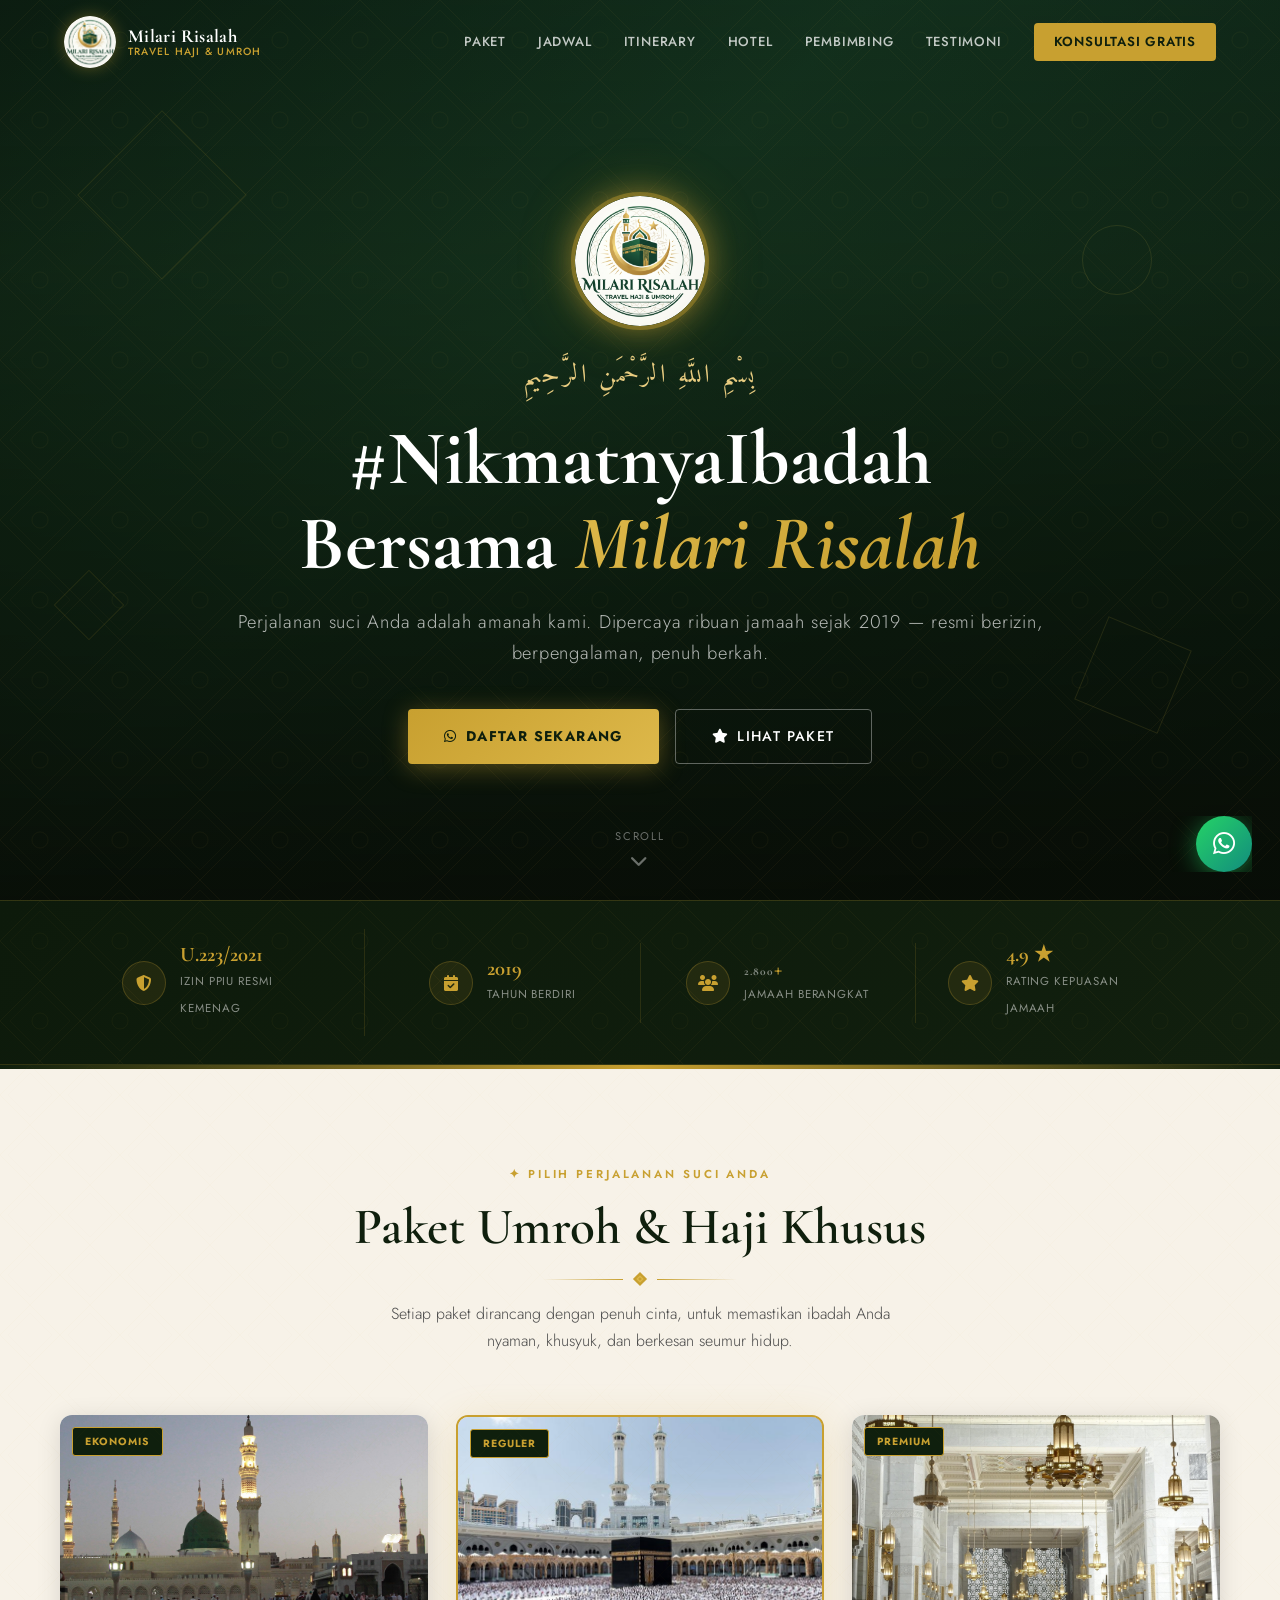
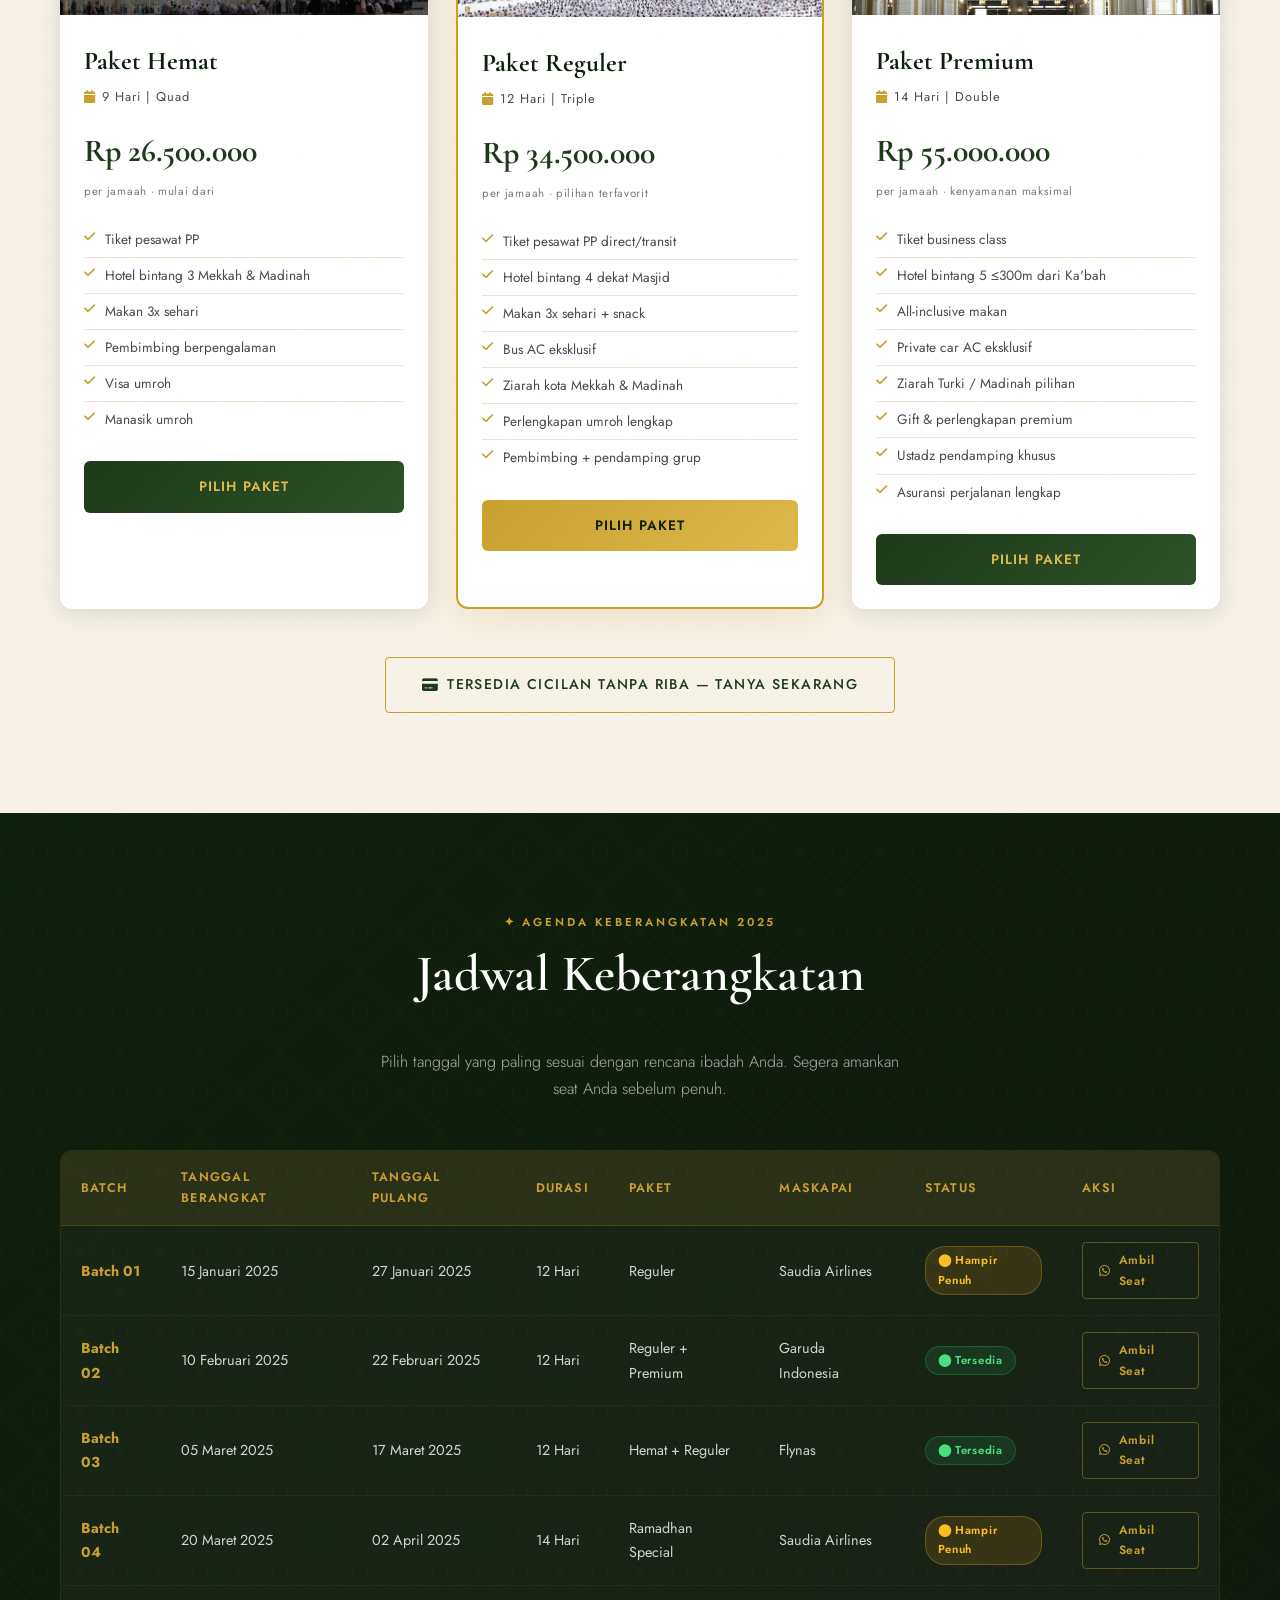
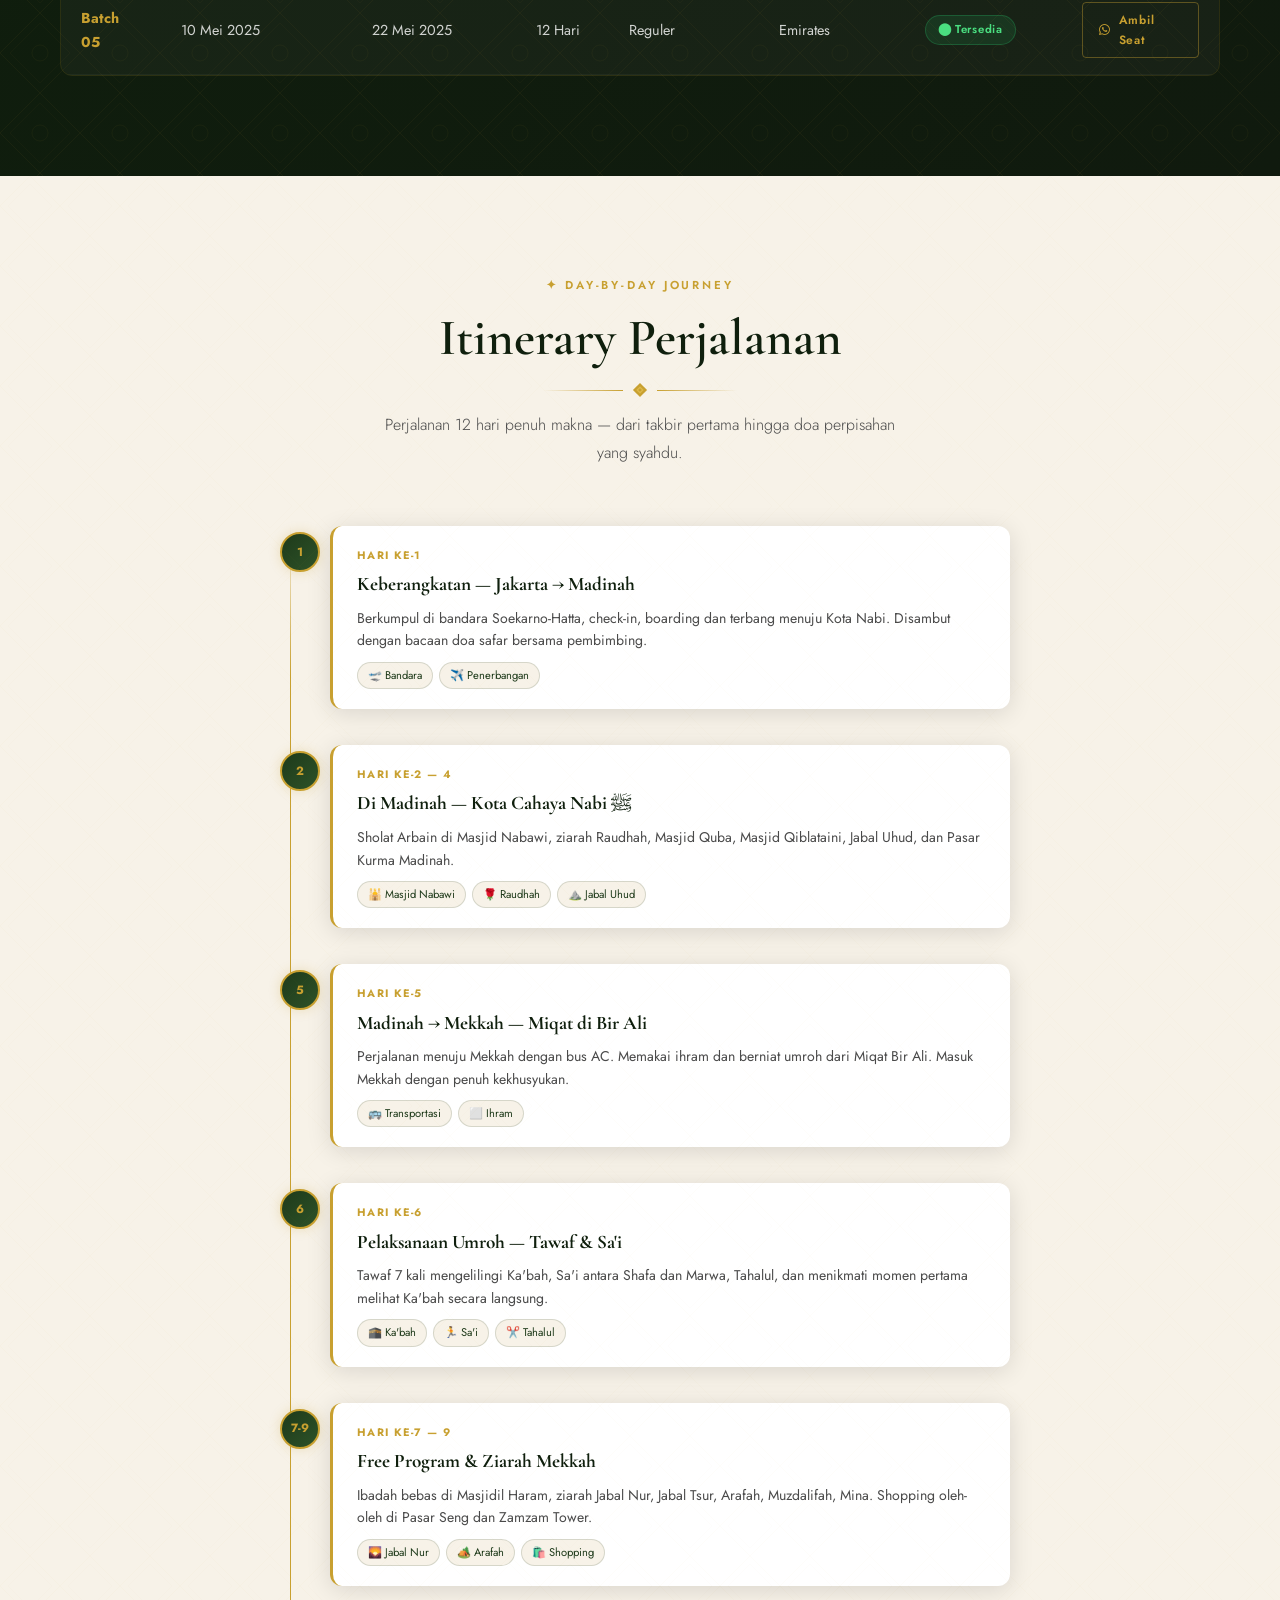
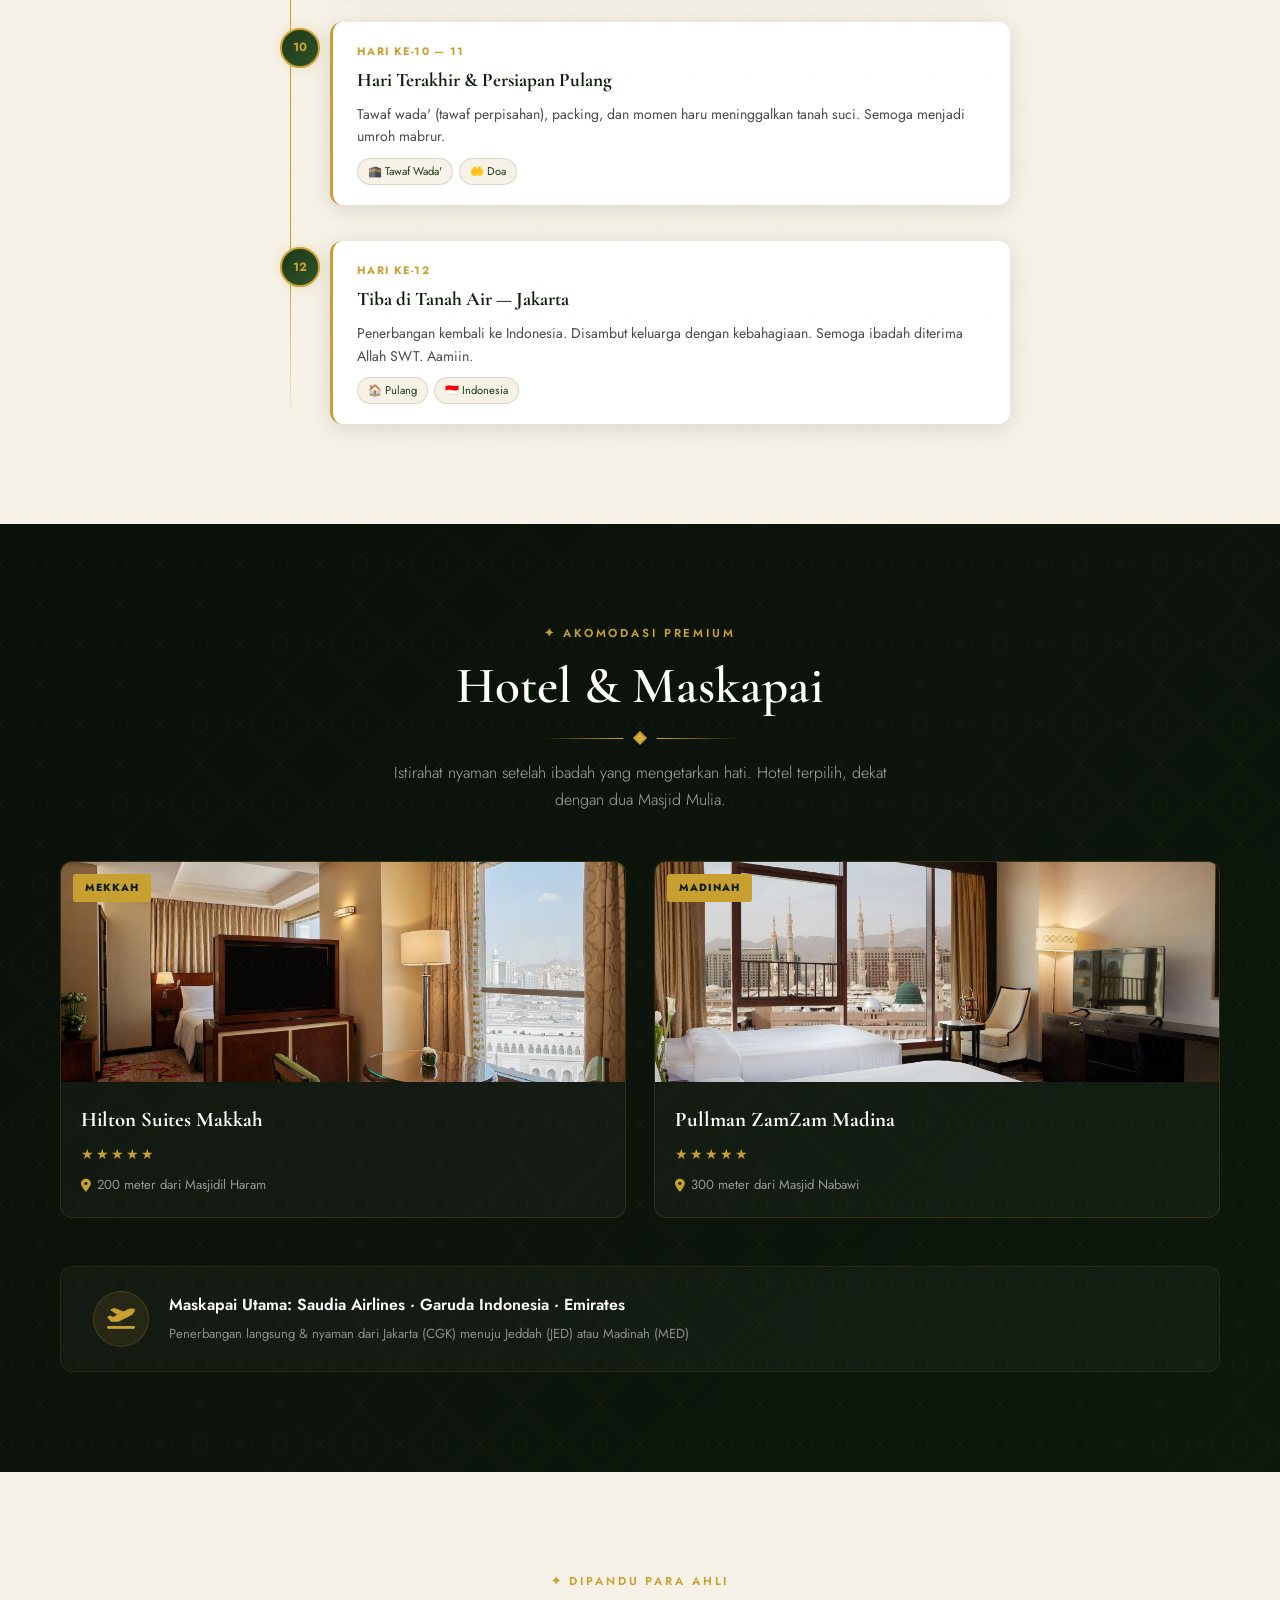
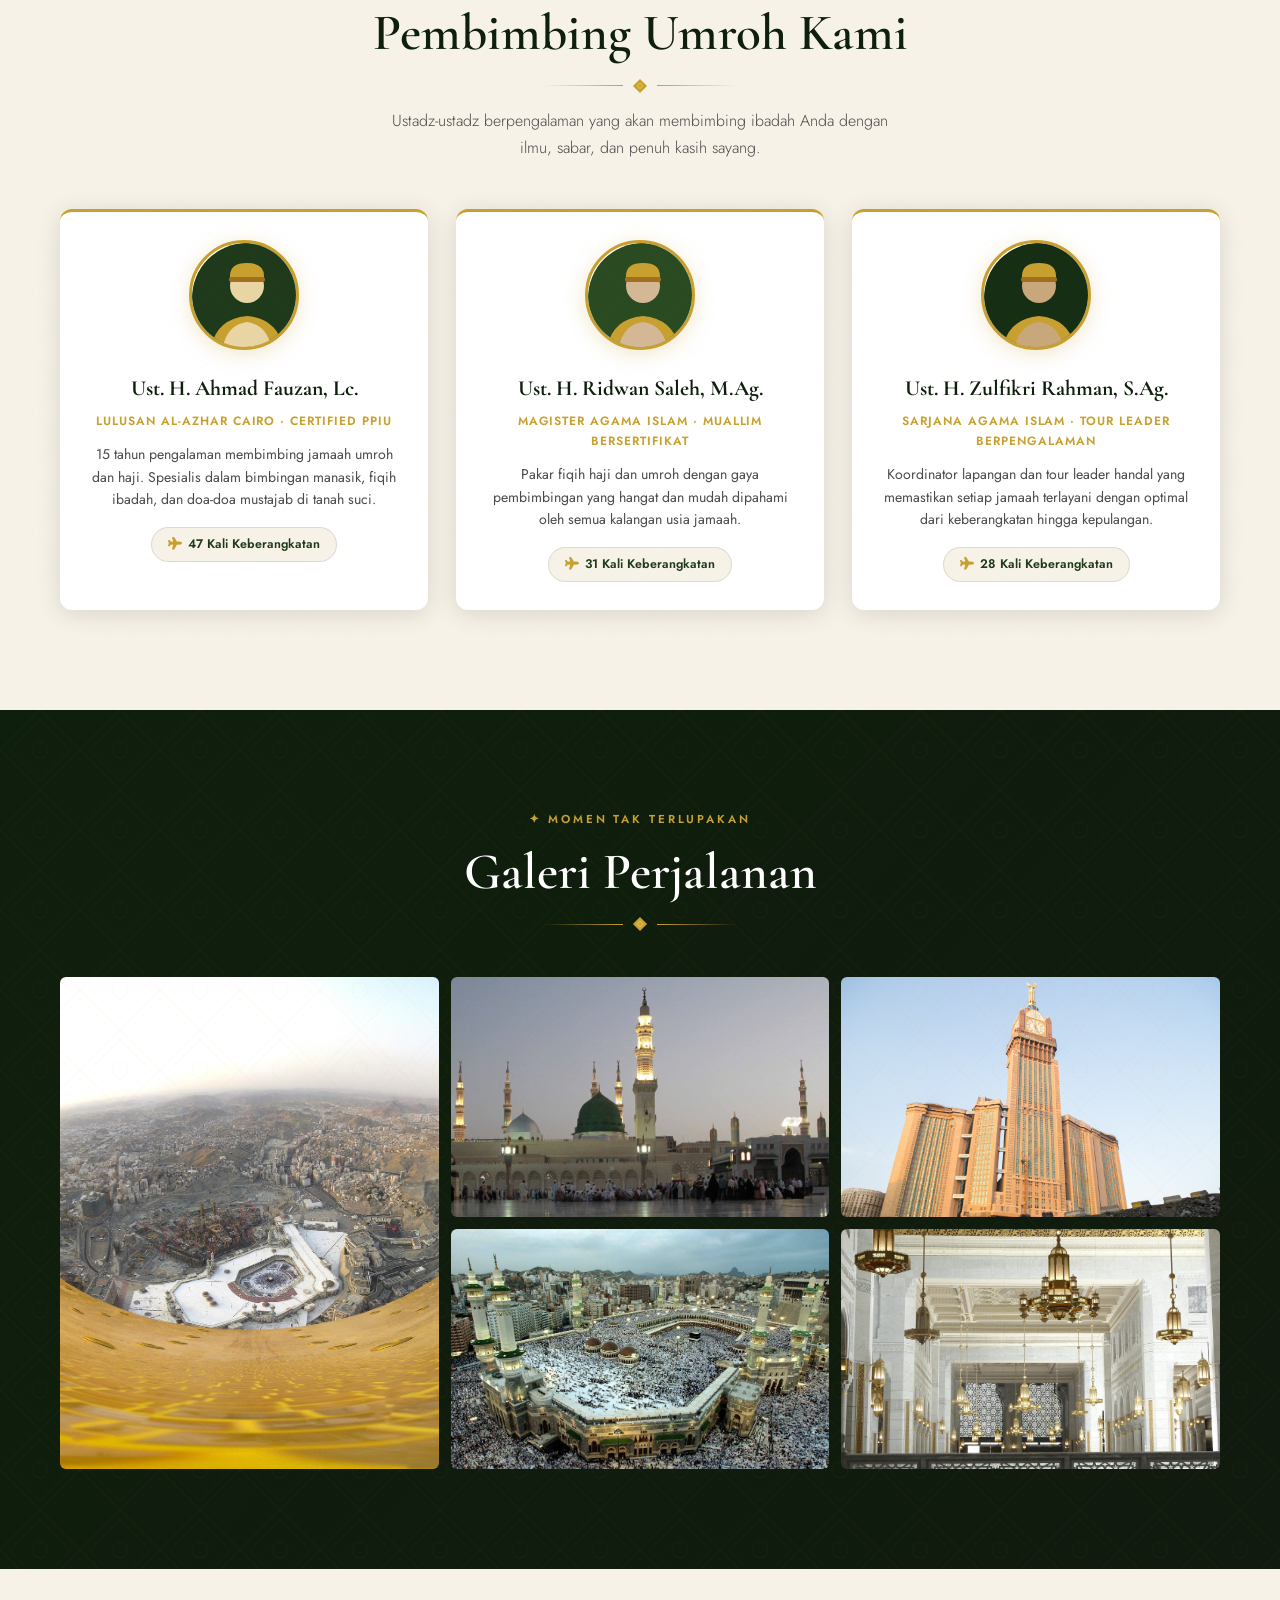
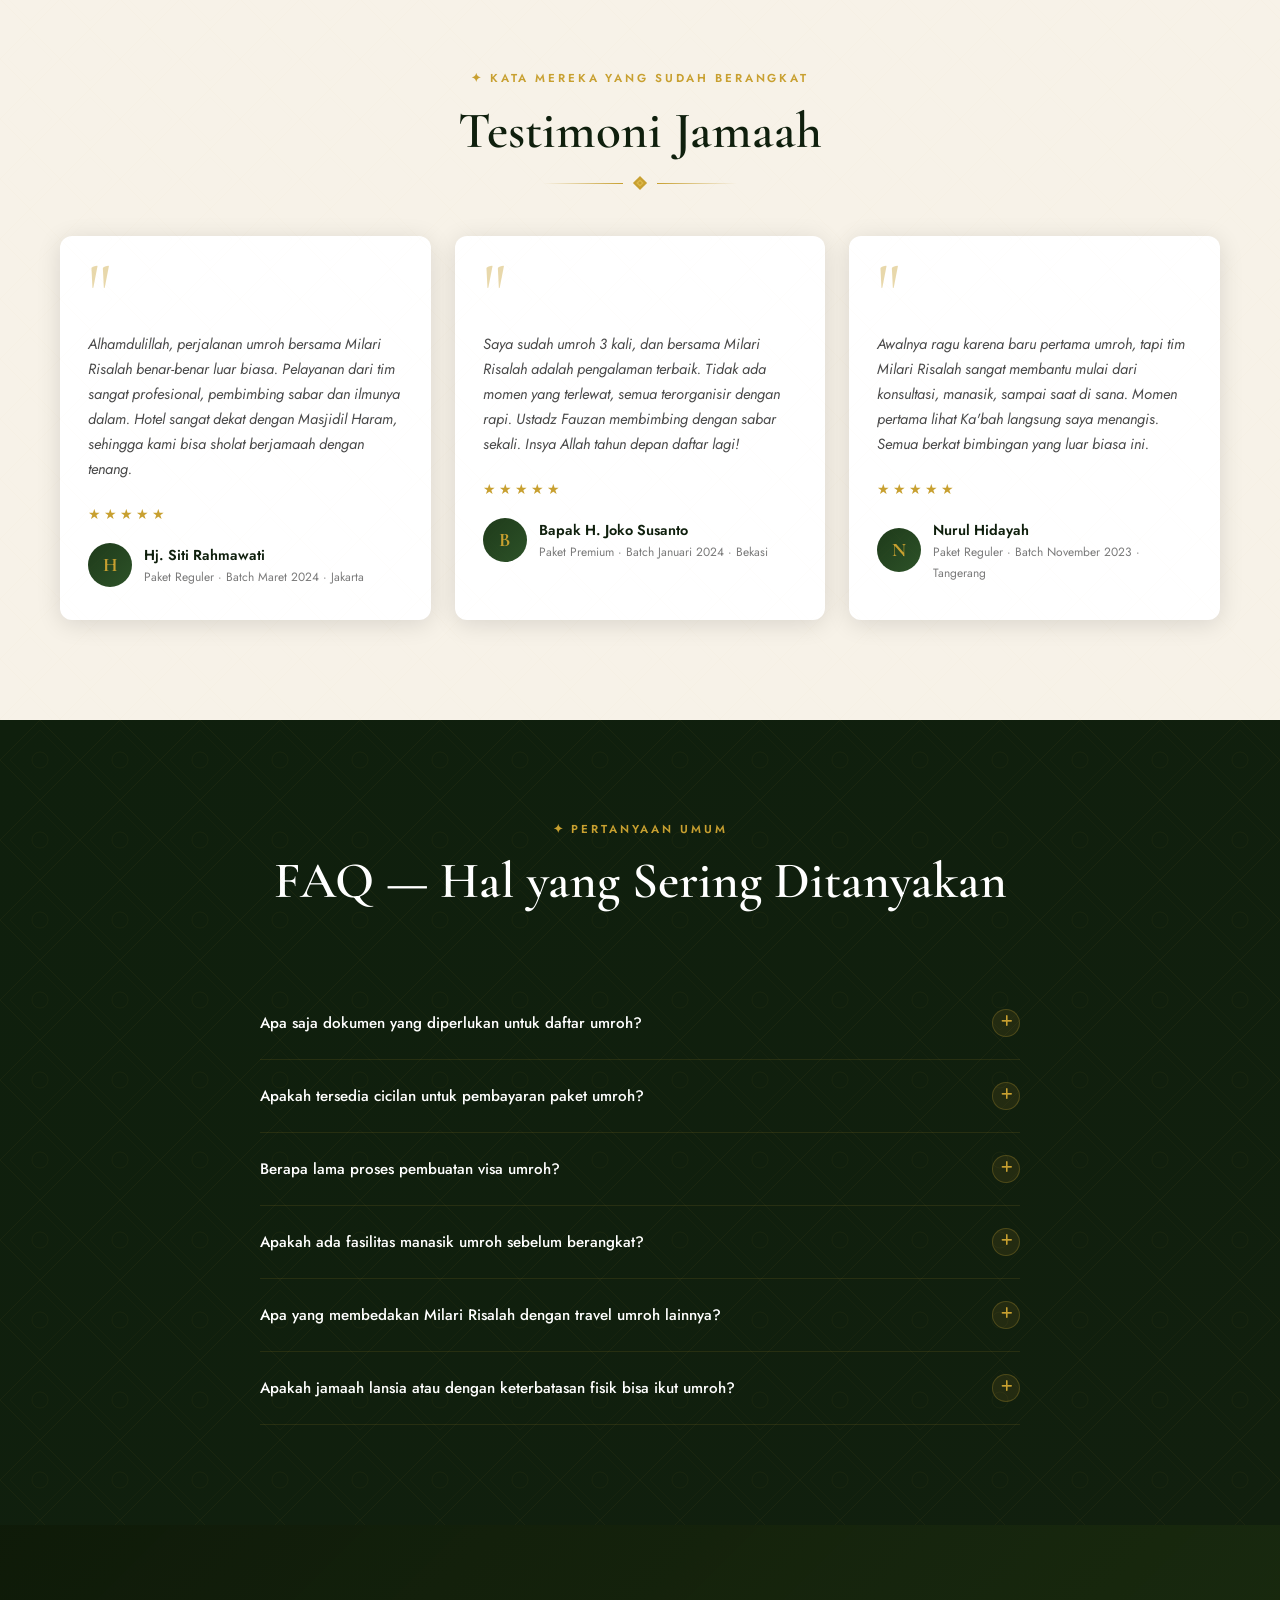
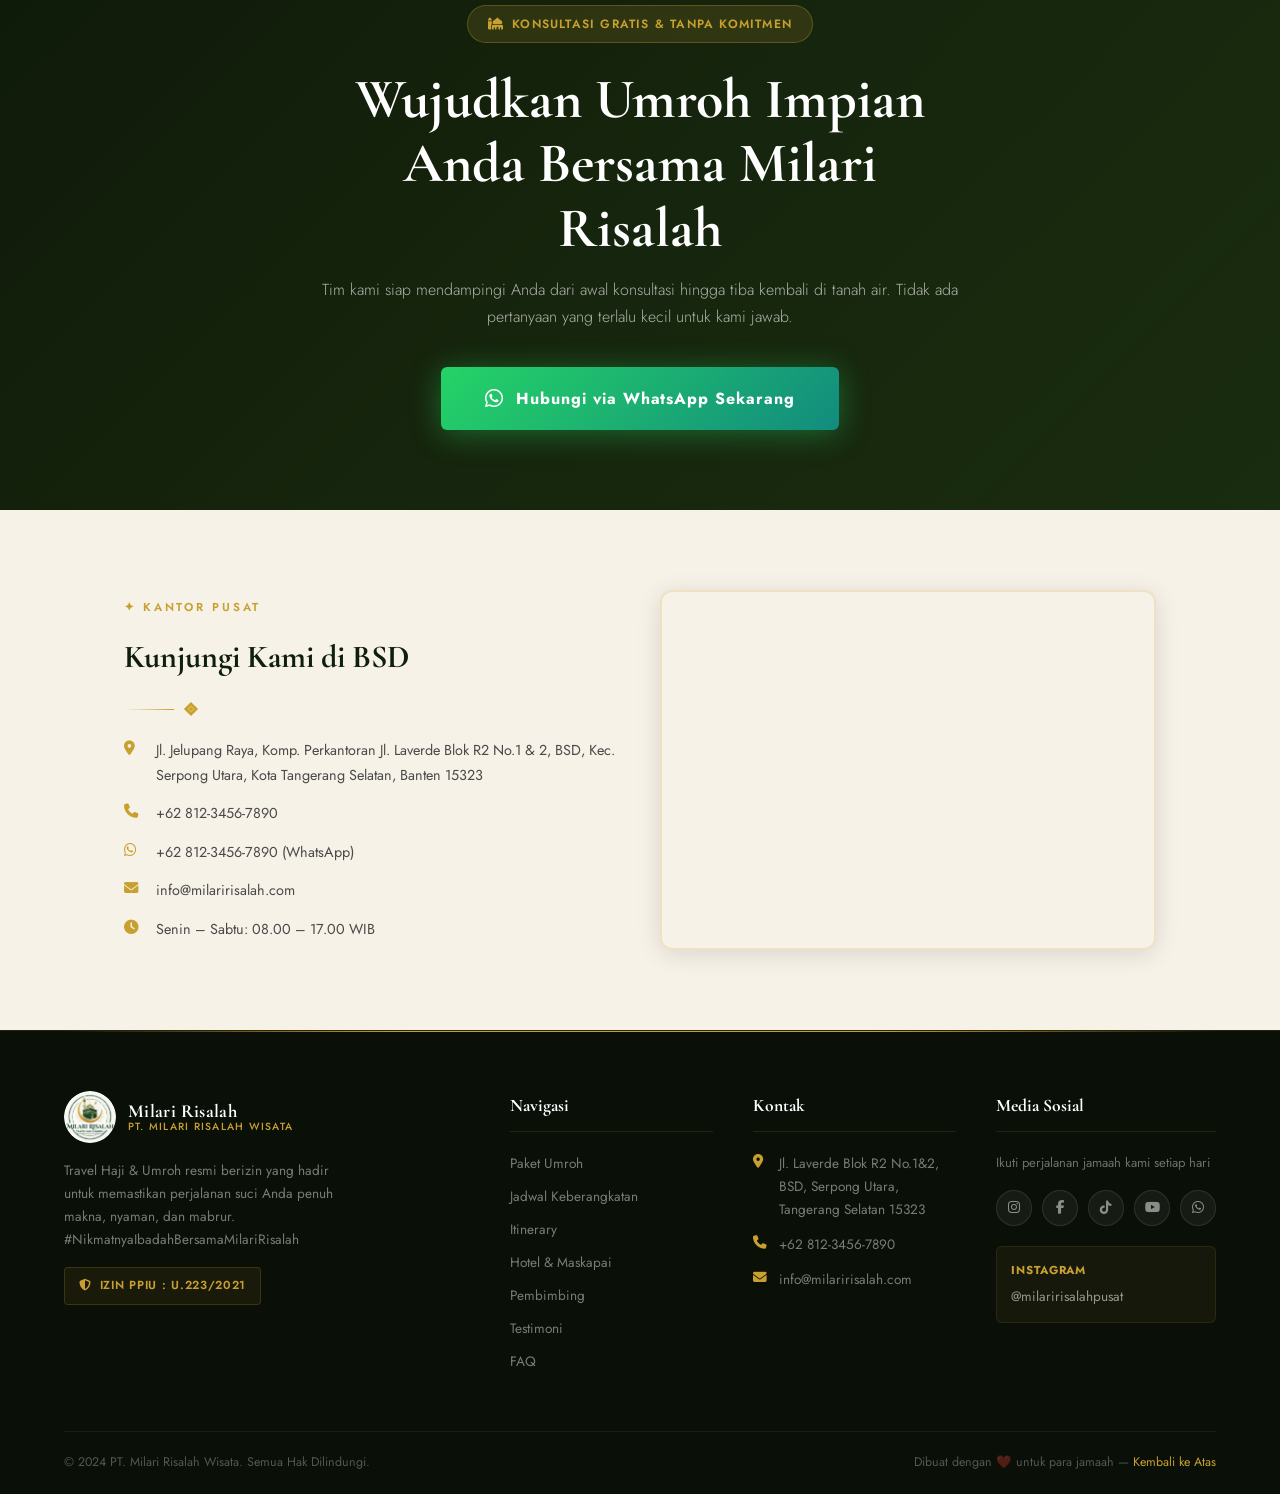
<file: milari-risalah/landing-1.html>
<!DOCTYPE html>
<html lang="id">
<head>
<meta charset="UTF-8">
<meta name="viewport" content="width=device-width, initial-scale=1.0">
<title>Milari Risalah Wisata — Travel Haji & Umroh Premium | IZIN PPIU U.223/2021</title>
<meta name="description" content="PT. Milari Risalah Wisata — Travel Haji & Umroh terpercaya dengan izin PPIU U.223/2021. Paket umroh premium, pembimbing berpengalaman, hotel bintang 5 dekat Masjidil Haram.">
<meta property="og:title" content="Milari Risalah Wisata — #NikmatnyaIbadahBersamaMilariRisalah">
<meta property="og:description" content="Perjalanan suci Anda adalah amanah kami. IZIN PPIU U.223/2021.">
<meta property="og:type" content="website">
<link rel="icon" type="image/png" href="asset/mr-logo.png">
<link rel="apple-touch-icon" href="asset/mr-logo.png">

<link rel="preconnect" href="https://fonts.googleapis.com">
<link rel="preconnect" href="https://fonts.gstatic.com" crossorigin>
<link href="https://fonts.googleapis.com/css2?family=Amiri:ital,wght@0,400;0,700;1,400&family=Cormorant+Garamond:ital,wght@0,300;0,400;0,600;0,700;1,400&family=Jost:wght@300;400;500;600&display=swap" rel="stylesheet">
<link rel="stylesheet" href="https://cdnjs.cloudflare.com/ajax/libs/font-awesome/6.5.1/css/all.min.css">

<style>
/* ============================================================
   CSS CUSTOM PROPERTIES — MILARI RISALAH PALETTE
   Extracted from logo: dark olive green + gold
   ============================================================ */
:root {
  --primary:        #1e3a1a;
  --primary-dark:   #0f1f0d;
  --primary-mid:    #2d5228;
  --primary-light:  #3d6b36;
  --gold:           #c8a030;
  --gold-light:     #ddb84a;
  --gold-pale:      #e8cc80;
  --gold-dim:       #9a7820;
  --cream:          #f7f2e8;
  --cream-dark:     #ede5d0;
  --dark:           #0a0f08;
  --dark-mid:       #111a0e;
  --text-dark:      #1c1c1c;
  --text-mid:       #4a4a4a;
  --text-light:     #7a7a7a;
  --white:          #ffffff;

  --font-heading:   'Cormorant Garamond', 'Amiri', Georgia, serif;
  --font-arabic:    'Amiri', serif;
  --font-body:      'Jost', sans-serif;

  --radius-sm:      6px;
  --radius-md:      12px;
  --radius-lg:      24px;
  --radius-xl:      40px;

  --shadow-gold:    0 0 30px rgba(200,160,48,0.25);
  --shadow-dark:    0 8px 40px rgba(0,0,0,0.4);
  --shadow-card:    0 4px 24px rgba(0,0,0,0.12);

  --transition:     cubic-bezier(0.25, 0.46, 0.45, 0.94);
}

/* ============================================================
   RESET & BASE
   ============================================================ */
*, *::before, *::after { box-sizing: border-box; margin: 0; padding: 0; }

html { scroll-behavior: smooth; font-size: 16px; }

body {
  font-family: var(--font-body);
  color: var(--text-dark);
  background: var(--dark);
  overflow-x: hidden;
  line-height: 1.7;
}

img { max-width: 100%; display: block; }
a { text-decoration: none; color: inherit; }
ul { list-style: none; }

@media (prefers-reduced-motion: reduce) {
  *, *::before, *::after {
    animation-duration: 0.01ms !important;
    transition-duration: 0.01ms !important;
  }
}

/* ============================================================
   SCROLLBAR
   ============================================================ */
::-webkit-scrollbar { width: 6px; }
::-webkit-scrollbar-track { background: var(--dark); }
::-webkit-scrollbar-thumb { background: var(--gold-dim); border-radius: 3px; }

/* ============================================================
   ISLAMIC SVG PATTERNS (inline, no external)
   ============================================================ */
.pattern-overlay {
  position: absolute; inset: 0; pointer-events: none; z-index: 1;
  background-image: url("data:image/svg+xml,%3Csvg xmlns='http://www.w3.org/2000/svg' width='80' height='80'%3E%3Cpath d='M40 0 L80 40 L40 80 L0 40 Z' fill='none' stroke='rgba(200,160,48,0.06)' stroke-width='1'/%3E%3Cpath d='M40 10 L70 40 L40 70 L10 40 Z' fill='none' stroke='rgba(200,160,48,0.04)' stroke-width='1'/%3E%3Ccircle cx='40' cy='40' r='8' fill='none' stroke='rgba(200,160,48,0.05)' stroke-width='1'/%3E%3C/svg%3E");
  background-size: 80px 80px;
}

.pattern-light {
  background-image: url("data:image/svg+xml,%3Csvg xmlns='http://www.w3.org/2000/svg' width='60' height='60'%3E%3Cpath d='M30 0 L60 30 L30 60 L0 30 Z' fill='none' stroke='rgba(200,160,48,0.08)' stroke-width='0.8'/%3E%3Cpath d='M30 8 L52 30 L30 52 L8 30 Z' fill='none' stroke='rgba(200,160,48,0.05)' stroke-width='0.8'/%3E%3C/svg%3E");
  background-size: 60px 60px;
}

/* ============================================================
   ORNAMENTAL DIVIDERS
   ============================================================ */
.ornament {
  display: flex; align-items: center; justify-content: center;
  gap: 12px; margin: 16px auto;
}
.ornament-line { flex: 1; max-width: 80px; height: 1px; background: linear-gradient(to right, transparent, var(--gold)); }
.ornament-line.rev { background: linear-gradient(to left, transparent, var(--gold)); }
.ornament-diamond {
  width: 10px; height: 10px;
  background: var(--gold);
  transform: rotate(45deg);
  position: relative;
}
.ornament-diamond::before, .ornament-diamond::after {
  content: ''; position: absolute;
  width: 5px; height: 5px;
  border: 1px solid var(--gold-light);
  transform: rotate(0deg);
  top: 50%; left: 50%; translate: -50% -50%;
}

/* ============================================================
   SECTION HEADINGS
   ============================================================ */
.section-label {
  font-family: var(--font-body);
  font-size: 0.72rem;
  font-weight: 600;
  letter-spacing: 0.25em;
  text-transform: uppercase;
  color: var(--gold);
  display: block;
  margin-bottom: 12px;
}
.section-title {
  font-family: var(--font-heading);
  font-size: clamp(2rem, 4vw, 3.2rem);
  font-weight: 600;
  line-height: 1.2;
  color: var(--white);
}
.section-title.dark { color: var(--primary-dark); }
.section-subtitle {
  font-size: 1rem;
  color: rgba(255,255,255,0.65);
  max-width: 520px;
  margin-top: 12px;
  font-weight: 300;
}
.section-subtitle.dark { color: var(--text-mid); }

/* ============================================================
   ANIMATIONS — ENTRANCE
   ============================================================ */
.reveal {
  opacity: 0;
  transform: translateY(40px);
  transition: opacity 0.8s var(--transition), transform 0.8s var(--transition);
}
.reveal.active { opacity: 1; transform: none; }
.reveal-left { opacity: 0; transform: translateX(-40px); transition: opacity 0.8s var(--transition), transform 0.8s var(--transition); }
.reveal-left.active { opacity: 1; transform: none; }
.reveal-right { opacity: 0; transform: translateX(40px); transition: opacity 0.8s var(--transition), transform 0.8s var(--transition); }
.reveal-right.active { opacity: 1; transform: none; }
.reveal-scale { opacity: 0; transform: scale(0.92); transition: opacity 0.8s var(--transition), transform 0.8s var(--transition); }
.reveal-scale.active { opacity: 1; transform: none; }

.delay-1 { transition-delay: 0.1s; }
.delay-2 { transition-delay: 0.2s; }
.delay-3 { transition-delay: 0.3s; }
.delay-4 { transition-delay: 0.4s; }
.delay-5 { transition-delay: 0.5s; }
.delay-6 { transition-delay: 0.6s; }

/* ============================================================
   KEYFRAME ANIMATIONS
   ============================================================ */
@keyframes float {
  0%, 100% { transform: translateY(0px) rotate(0deg); }
  33% { transform: translateY(-12px) rotate(1deg); }
  66% { transform: translateY(-6px) rotate(-1deg); }
}
@keyframes pulse-glow {
  0%, 100% { box-shadow: 0 0 20px rgba(200,160,48,0.4), 0 0 40px rgba(200,160,48,0.15); }
  50% { box-shadow: 0 0 40px rgba(200,160,48,0.7), 0 0 80px rgba(200,160,48,0.3); }
}
@keyframes shimmer {
  0% { background-position: -200% center; }
  100% { background-position: 200% center; }
}
@keyframes spin-slow { from { transform: rotate(0deg); } to { transform: rotate(360deg); } }
@keyframes ken-burns {
  0% { transform: scale(1.0) translateX(0); }
  50% { transform: scale(1.08) translateX(-1%); }
  100% { transform: scale(1.0) translateX(0); }
}
@keyframes gradient-shift {
  0%, 100% { background-position: 0% 50%; }
  50% { background-position: 100% 50%; }
}
@keyframes wa-pulse {
  0%, 100% { transform: scale(1); box-shadow: 0 4px 24px rgba(37,211,102,0.4); }
  50% { transform: scale(1.08); box-shadow: 0 4px 40px rgba(37,211,102,0.7); }
}
@keyframes badge-pulse {
  0%, 100% { transform: scale(1); }
  50% { transform: scale(1.05); }
}

/* ============================================================
   NAVBAR
   ============================================================ */
#navbar {
  position: fixed; top: 0; left: 0; right: 0; z-index: 1000;
  padding: 16px 5%;
  display: flex; align-items: center; justify-content: space-between;
  transition: all 0.4s var(--transition);
}
#navbar.scrolled {
  background: rgba(10,15,8,0.95);
  backdrop-filter: blur(20px);
  border-bottom: 1px solid rgba(200,160,48,0.15);
  padding: 10px 5%;
  box-shadow: 0 4px 30px rgba(0,0,0,0.4);
}
.nav-logo {
  display: flex; align-items: center; gap: 12px;
}
.nav-logo img {
  width: 52px; height: 52px; object-fit: cover; border-radius: 50%;
  filter: drop-shadow(0 0 8px rgba(200,160,48,0.4));
}
.nav-logo-text {
  display: flex; flex-direction: column; line-height: 1.1;
}
.nav-logo-name {
  font-family: var(--font-heading);
  font-size: 1.15rem;
  font-weight: 700;
  color: var(--white);
  letter-spacing: 0.02em;
}
.nav-logo-sub {
  font-size: 0.65rem;
  color: var(--gold);
  letter-spacing: 0.12em;
  text-transform: uppercase;
  font-weight: 500;
}
.nav-links {
  display: flex; align-items: center; gap: 32px;
}
.nav-links a {
  font-size: 0.82rem;
  font-weight: 500;
  letter-spacing: 0.06em;
  text-transform: uppercase;
  color: rgba(255,255,255,0.75);
  transition: color 0.3s;
  position: relative;
}
.nav-links a::after {
  content: '';
  position: absolute; bottom: -4px; left: 0; right: 0;
  height: 1px; background: var(--gold);
  transform: scaleX(0); transform-origin: left;
  transition: transform 0.3s var(--transition);
}
.nav-links a:hover { color: var(--gold); }
.nav-links a:hover::after { transform: scaleX(1); }
.nav-cta {
  background: var(--gold);
  color: var(--primary-dark) !important;
  padding: 8px 20px;
  border-radius: 4px;
  font-weight: 600 !important;
  letter-spacing: 0.08em;
  transition: all 0.3s !important;
}
.nav-cta:hover {
  background: var(--gold-light) !important;
  transform: translateY(-2px);
  box-shadow: 0 6px 20px rgba(200,160,48,0.4);
}
.nav-cta::after { display: none !important; }
.hamburger {
  display: none;
  flex-direction: column; gap: 5px; cursor: pointer; padding: 4px;
}
.hamburger span {
  width: 24px; height: 2px; background: var(--gold);
  transition: all 0.3s; border-radius: 1px;
}
.mobile-menu {
  display: none;
  position: fixed; top: 0; left: 0; right: 0; bottom: 0;
  background: rgba(10,15,8,0.98);
  z-index: 999;
  flex-direction: column; align-items: center; justify-content: center;
  gap: 32px;
}
.mobile-menu.open { display: flex; }
.mobile-menu a {
  font-family: var(--font-heading);
  font-size: 1.8rem;
  color: var(--white);
  transition: color 0.3s;
}
.mobile-menu a:hover { color: var(--gold); }
.mobile-close {
  position: absolute; top: 20px; right: 5%;
  font-size: 1.4rem; color: var(--gold); cursor: pointer; padding: 8px;
}

@media (max-width: 900px) {
  .nav-links { display: none; }
  .hamburger { display: flex; }
}

/* ============================================================
   HERO
   ============================================================ */
#hero {
  position: relative;
  min-height: 100vh;
  display: flex; align-items: center; justify-content: center;
  overflow: hidden;
  background: var(--primary-dark);
}
.hero-bg {
  position: absolute; inset: 0; z-index: 0;
  background-image: url('asset/hero2.jpg');
  background-size: cover; background-position: center;
  animation: ken-burns 20s ease-in-out infinite;
  will-change: transform;
}
.hero-overlay {
  position: absolute; inset: 0; z-index: 1;
  background: linear-gradient(
    to top,
    rgba(8,12,6,0.95) 0%,
    rgba(10,18,8,0.75) 40%,
    rgba(15,25,12,0.55) 70%,
    rgba(10,15,8,0.45) 100%
  );
}
.hero-pattern { position: absolute; inset: 0; z-index: 2; }
.hero-pattern svg {
  width: 100%; height: 100%;
  position: absolute; inset: 0;
  opacity: 0.06;
}

/* floating geometric shapes */
.hero-geo {
  position: absolute; z-index: 2; pointer-events: none;
  opacity: 0.12;
}
.hero-geo-1 {
  top: 15%; left: 8%;
  width: 120px; height: 120px;
  border: 1px solid var(--gold);
  transform: rotate(45deg);
  animation: float 8s ease-in-out infinite;
}
.hero-geo-2 {
  top: 25%; right: 10%;
  width: 70px; height: 70px;
  border: 1px solid var(--gold-light);
  border-radius: 50%;
  animation: float 6s ease-in-out infinite 1s;
}
.hero-geo-3 {
  bottom: 30%; left: 5%;
  width: 50px; height: 50px;
  border: 1px solid var(--gold);
  transform: rotate(45deg);
  animation: float 7s ease-in-out infinite 2s;
}
.hero-geo-4 {
  bottom: 20%; right: 8%;
  width: 90px; height: 90px;
  border: 1px solid var(--gold-light);
  transform: rotate(22.5deg);
  animation: float 9s ease-in-out infinite 0.5s;
}

.hero-content {
  position: relative; z-index: 3;
  text-align: center; padding: 160px 20px 100px;
  max-width: 860px;
}

/* LOGO MILARI — original colors preserved */
.hero-logo-wrap {
  width: 130px; height: 130px;
  border-radius: 50%;
  overflow: hidden;
  display: flex; align-items: center; justify-content: center;
  margin: 0 auto 28px;
  box-shadow: 0 0 0 4px rgba(200,160,48,0.4), 0 0 30px rgba(200,160,48,0.6), 0 0 60px rgba(200,160,48,0.3);
  animation: pulse-glow 3s ease-in-out infinite;
}
.hero-logo-wrap img {
  width: 130px; height: 130px;
  object-fit: cover; border-radius: 50%;
}

.hero-bismillah {
  font-family: var(--font-arabic);
  font-size: clamp(1.2rem, 2.5vw, 1.6rem);
  color: var(--gold-pale);
  margin-bottom: 20px;
  opacity: 0; transform: translateY(20px);
  animation: fadeUp 0.8s var(--transition) 0.3s forwards;
  letter-spacing: 0.1em;
}
.hero-heading {
  font-family: var(--font-heading);
  font-size: clamp(2.6rem, 6vw, 5rem);
  font-weight: 700;
  color: var(--white);
  line-height: 1.1;
  margin-bottom: 20px;
  opacity: 0; transform: translateY(30px);
  animation: fadeUp 0.9s var(--transition) 0.5s forwards;
}
.hero-heading em {
  font-style: italic;
  background: linear-gradient(135deg, var(--gold-light) 0%, var(--gold) 50%, var(--gold-pale) 100%);
  background-size: 200% auto;
  -webkit-background-clip: text; -webkit-text-fill-color: transparent;
  background-clip: text;
  animation: gradient-shift 4s linear infinite;
}
.hero-sub {
  font-size: clamp(0.95rem, 1.8vw, 1.15rem);
  color: rgba(255,255,255,0.7);
  font-weight: 300;
  letter-spacing: 0.04em;
  margin-bottom: 40px;
  opacity: 0; transform: translateY(20px);
  animation: fadeUp 0.8s var(--transition) 0.7s forwards;
}
.hero-ctas {
  display: flex; gap: 16px; justify-content: center; flex-wrap: wrap;
  opacity: 0; transform: translateY(20px);
  animation: fadeUp 0.8s var(--transition) 0.9s forwards;
}
.btn-primary {
  background: linear-gradient(135deg, var(--gold) 0%, var(--gold-light) 100%);
  color: var(--primary-dark);
  padding: 16px 36px;
  border-radius: 4px;
  font-weight: 700;
  font-size: 0.88rem;
  letter-spacing: 0.1em;
  text-transform: uppercase;
  transition: all 0.3s var(--transition);
  box-shadow: 0 4px 24px rgba(200,160,48,0.4);
  border: none; cursor: pointer; display: inline-flex; align-items: center; gap: 8px;
}
.btn-primary:hover {
  transform: translateY(-3px);
  box-shadow: 0 8px 40px rgba(200,160,48,0.6);
}
.btn-outline {
  background: transparent;
  color: var(--white);
  padding: 15px 36px;
  border-radius: 4px;
  font-weight: 500;
  font-size: 0.88rem;
  letter-spacing: 0.1em;
  text-transform: uppercase;
  transition: all 0.3s var(--transition);
  border: 1px solid rgba(255,255,255,0.35);
  cursor: pointer; display: inline-flex; align-items: center; gap: 8px;
}
.btn-outline:hover {
  border-color: var(--gold);
  color: var(--gold);
  transform: translateY(-3px);
}
.hero-scroll-hint {
  position: absolute; bottom: 30px; left: 50%; translateX: -50%;
  transform: translateX(-50%);
  display: flex; flex-direction: column; align-items: center; gap: 6px;
  color: rgba(255,255,255,0.4);
  font-size: 0.7rem; letter-spacing: 0.15em; text-transform: uppercase;
  z-index: 3;
  animation: float 2s ease-in-out infinite;
}
.hero-scroll-hint i { font-size: 1.1rem; }

@keyframes fadeUp {
  to { opacity: 1; transform: none; }
}

/* ============================================================
   TRUST BAR
   ============================================================ */
#trust-bar {
  background: linear-gradient(135deg, #0d1a0b 0%, #111f0e 100%);
  border-top: 1px solid rgba(200,160,48,0.2);
  border-bottom: 1px solid rgba(200,160,48,0.2);
  padding: 28px 5%;
  position: relative; overflow: hidden;
}
.trust-grid {
  display: flex; align-items: center; justify-content: center;
  gap: 0; flex-wrap: wrap; max-width: 1100px; margin: 0 auto;
}
.trust-item {
  display: flex; align-items: center; gap: 14px;
  padding: 16px 32px;
  border-right: 1px solid rgba(200,160,48,0.15);
  flex: 1; min-width: 180px; justify-content: center;
}
.trust-item:last-child { border-right: none; }
.trust-icon {
  width: 44px; height: 44px;
  background: rgba(200,160,48,0.1);
  border: 1px solid rgba(200,160,48,0.25);
  border-radius: 50%;
  display: flex; align-items: center; justify-content: center;
  color: var(--gold); font-size: 1rem; flex-shrink: 0;
}
.trust-text strong {
  display: block;
  font-family: var(--font-heading);
  font-size: 1.3rem;
  color: var(--gold);
  font-weight: 700;
  line-height: 1;
}
.trust-text span {
  font-size: 0.72rem;
  color: rgba(255,255,255,0.5);
  letter-spacing: 0.08em;
  text-transform: uppercase;
}

@media (max-width: 768px) {
  .trust-grid { display: grid; grid-template-columns: 1fr 1fr; }
  .trust-item { border-right: none; border-bottom: 1px solid rgba(200,160,48,0.1); }
  .trust-item:nth-child(odd) { border-right: 1px solid rgba(200,160,48,0.1); }
}

/* ============================================================
   SECTIONS — SHARED
   ============================================================ */
section { position: relative; overflow: hidden; }
.container { max-width: 1160px; margin: 0 auto; padding: 0 5%; }
.section-pad { padding: 100px 0; }
.section-pad-sm { padding: 70px 0; }
.text-center { text-align: center; }
.text-gold { color: var(--gold); }

/* ============================================================
   PAKET SECTION
   ============================================================ */
#paket {
  background: var(--cream);
  position: relative;
}
#paket::before {
  content: ''; position: absolute; top: 0; left: 0; right: 0; height: 4px;
  background: linear-gradient(to right, var(--primary-dark), var(--gold), var(--primary-dark));
}
.paket-header { text-align: center; margin-bottom: 60px; }
.paket-grid {
  display: grid;
  grid-template-columns: repeat(auto-fit, minmax(300px, 1fr));
  gap: 28px;
}
.paket-card {
  background: var(--white);
  border-radius: var(--radius-md);
  overflow: hidden;
  box-shadow: var(--shadow-card);
  transition: all 0.4s var(--transition);
  position: relative;
}
.paket-card:hover {
  transform: translateY(-8px);
  box-shadow: 0 16px 60px rgba(0,0,0,0.15), 0 0 0 2px var(--gold);
}
.paket-card.featured {
  border: 2px solid var(--gold);
  box-shadow: 0 8px 40px rgba(200,160,48,0.2);
}
.paket-ribbon {
  position: absolute; top: 0; right: 0;
  background: var(--gold);
  color: var(--primary-dark);
  font-size: 0.65rem;
  font-weight: 800;
  letter-spacing: 0.12em;
  text-transform: uppercase;
  padding: 6px 16px 6px 20px;
  clip-path: polygon(10% 0%, 100% 0%, 100% 100%, 10% 100%, 0% 50%);
  animation: badge-pulse 2s ease-in-out infinite;
}
.paket-img-wrap {
  height: 200px; position: relative; overflow: hidden;
}
.paket-img-wrap img {
  width: 100%; height: 100%; object-fit: cover;
  transition: transform 0.6s var(--transition);
}
.paket-card:hover .paket-img-wrap img { transform: scale(1.05); }
.paket-badge {
  position: absolute; top: 12px; left: 12px;
  background: var(--primary-dark);
  color: var(--gold);
  font-size: 0.65rem;
  font-weight: 700;
  letter-spacing: 0.1em;
  text-transform: uppercase;
  padding: 5px 12px;
  border-radius: 3px;
  border: 1px solid var(--gold);
}
.paket-body { padding: 24px; }
.paket-name {
  font-family: var(--font-heading);
  font-size: 1.6rem;
  font-weight: 700;
  color: var(--primary-dark);
  margin-bottom: 4px;
}
.paket-duration {
  font-size: 0.8rem;
  color: var(--text-mid);
  letter-spacing: 0.08em;
  margin-bottom: 16px;
  display: flex; align-items: center; gap: 6px;
}
.paket-duration i { color: var(--gold); }
.paket-price {
  font-family: var(--font-heading);
  font-size: 2rem;
  font-weight: 700;
  color: var(--primary);
  margin-bottom: 4px;
}
.paket-price-label {
  font-size: 0.72rem;
  color: var(--text-light);
  letter-spacing: 0.06em;
  margin-bottom: 20px;
}
.paket-features { margin-bottom: 24px; }
.paket-feature {
  display: flex; align-items: flex-start; gap: 10px;
  padding: 6px 0;
  font-size: 0.85rem;
  color: var(--text-mid);
  border-bottom: 1px solid var(--cream-dark);
}
.paket-feature:last-child { border-bottom: none; }
.paket-feature i { color: var(--gold); margin-top: 3px; flex-shrink: 0; font-size: 0.8rem; }
.btn-paket {
  display: block;
  background: linear-gradient(135deg, var(--primary) 0%, var(--primary-mid) 100%);
  color: var(--gold-light);
  text-align: center;
  padding: 14px;
  border-radius: var(--radius-sm);
  font-weight: 600;
  font-size: 0.85rem;
  letter-spacing: 0.08em;
  text-transform: uppercase;
  transition: all 0.3s var(--transition);
}
.btn-paket:hover {
  background: linear-gradient(135deg, var(--gold) 0%, var(--gold-light) 100%);
  color: var(--primary-dark);
  transform: translateY(-2px);
}
.paket-card.featured .btn-paket {
  background: linear-gradient(135deg, var(--gold) 0%, var(--gold-light) 100%);
  color: var(--primary-dark);
}
.paket-card.featured .btn-paket:hover {
  background: linear-gradient(135deg, var(--primary) 0%, var(--primary-mid) 100%);
  color: var(--gold-light);
}

/* ============================================================
   JADWAL SECTION
   ============================================================ */
#jadwal {
  background: linear-gradient(135deg, var(--primary-dark) 0%, #101a0e 100%);
  position: relative;
}
.jadwal-table-wrap {
  overflow-x: auto;
  border-radius: var(--radius-md);
  border: 1px solid rgba(200,160,48,0.15);
}
.jadwal-table {
  width: 100%;
  border-collapse: collapse;
  background: rgba(255,255,255,0.03);
}
.jadwal-table thead th {
  background: rgba(200,160,48,0.1);
  color: var(--gold);
  font-weight: 600;
  font-size: 0.78rem;
  letter-spacing: 0.1em;
  text-transform: uppercase;
  padding: 16px 20px;
  text-align: left;
  border-bottom: 1px solid rgba(200,160,48,0.2);
}
.jadwal-table tbody td {
  padding: 16px 20px;
  font-size: 0.9rem;
  color: rgba(255,255,255,0.8);
  border-bottom: 1px solid rgba(255,255,255,0.04);
}
.jadwal-table tbody tr:hover { background: rgba(200,160,48,0.04); }
.badge-status {
  display: inline-flex; align-items: center; gap: 6px;
  padding: 4px 12px; border-radius: 20px;
  font-size: 0.72rem; font-weight: 600; letter-spacing: 0.06em;
}
.badge-open { background: rgba(39,174,96,0.15); color: #4ade80; border: 1px solid rgba(39,174,96,0.3); }
.badge-limited {
  background: rgba(230,160,30,0.15); color: #fbbf24; border: 1px solid rgba(230,160,30,0.3);
  animation: badge-pulse 1.5s ease-in-out infinite;
}
.badge-full { background: rgba(200,30,30,0.15); color: #f87171; border: 1px solid rgba(200,30,30,0.3); }
.jadwal-cta {
  display: inline-flex; align-items: center; gap: 8px;
  background: transparent; border: 1px solid rgba(200,160,48,0.4);
  color: var(--gold); padding: 7px 16px; border-radius: 4px;
  font-size: 0.75rem; font-weight: 600; letter-spacing: 0.06em;
  transition: all 0.3s;
}
.jadwal-cta:hover {
  background: var(--gold); color: var(--primary-dark);
}

/* ============================================================
   ITINERARY
   ============================================================ */
#itinerary {
  background: var(--cream);
  position: relative;
}
.itinerary-timeline { position: relative; padding-left: 60px; max-width: 740px; }
.itinerary-timeline::before {
  content: '';
  position: absolute; left: 20px; top: 0; bottom: 0;
  width: 1px;
  background: linear-gradient(to bottom, transparent, var(--gold) 10%, var(--gold) 90%, transparent);
}
.itinerary-day {
  position: relative; margin-bottom: 36px;
}
.itinerary-day:last-child { margin-bottom: 0; }
.itinerary-dot {
  position: absolute; left: -50px; top: 6px;
  width: 40px; height: 40px;
  background: linear-gradient(135deg, var(--primary) 0%, var(--primary-mid) 100%);
  border: 2px solid var(--gold);
  border-radius: 50%;
  display: flex; align-items: center; justify-content: center;
  color: var(--gold);
  font-weight: 700; font-size: 0.75rem;
  box-shadow: 0 0 12px rgba(200,160,48,0.25);
}
.itinerary-body {
  background: var(--white);
  border-radius: var(--radius-md);
  padding: 20px 24px;
  border-left: 3px solid var(--gold);
  box-shadow: var(--shadow-card);
  transition: transform 0.3s var(--transition);
}
.itinerary-body:hover { transform: translateX(4px); }
.itinerary-day-label {
  font-size: 0.68rem;
  font-weight: 700;
  letter-spacing: 0.12em;
  text-transform: uppercase;
  color: var(--gold);
  margin-bottom: 4px;
}
.itinerary-title {
  font-family: var(--font-heading);
  font-size: 1.2rem;
  font-weight: 700;
  color: var(--primary-dark);
  margin-bottom: 6px;
}
.itinerary-desc {
  font-size: 0.88rem;
  color: var(--text-mid);
  line-height: 1.6;
}
.itinerary-tags {
  display: flex; flex-wrap: wrap; gap: 6px; margin-top: 10px;
}
.itinerary-tag {
  background: var(--cream); padding: 3px 10px;
  border-radius: 20px; font-size: 0.7rem; color: var(--primary);
  border: 1px solid rgba(30,58,26,0.15);
}

/* ============================================================
   HOTEL SECTION
   ============================================================ */
#hotel {
  background: linear-gradient(135deg, #0a100a 0%, #0e180c 100%);
}
.hotel-grid {
  display: grid;
  grid-template-columns: repeat(auto-fit, minmax(300px, 1fr));
  gap: 28px;
  margin-top: 48px;
}
.hotel-card {
  border-radius: var(--radius-md);
  overflow: hidden;
  border: 1px solid rgba(200,160,48,0.15);
  transition: all 0.4s var(--transition);
  background: rgba(255,255,255,0.03);
}
.hotel-card:hover {
  border-color: rgba(200,160,48,0.4);
  transform: translateY(-6px);
  box-shadow: 0 12px 40px rgba(0,0,0,0.4);
}
.hotel-img-wrap { height: 220px; overflow: hidden; position: relative; }
.hotel-img-wrap img {
  width: 100%; height: 100%; object-fit: cover;
  transition: transform 0.6s var(--transition);
}
.hotel-card:hover .hotel-img-wrap img { transform: scale(1.05); }
.hotel-city-tag {
  position: absolute; top: 12px; left: 12px;
  background: var(--gold); color: var(--primary-dark);
  font-size: 0.65rem; font-weight: 800; letter-spacing: 0.1em; text-transform: uppercase;
  padding: 5px 12px; border-radius: 3px;
}
.hotel-body { padding: 20px; }
.hotel-name {
  font-family: var(--font-heading);
  font-size: 1.3rem; font-weight: 700;
  color: var(--white); margin-bottom: 4px;
}
.hotel-stars { color: var(--gold); font-size: 0.9rem; margin-bottom: 8px; letter-spacing: 2px; }
.hotel-distance {
  display: flex; align-items: center; gap: 6px;
  font-size: 0.82rem; color: rgba(255,255,255,0.55);
}
.hotel-distance i { color: var(--gold); }

/* ============================================================
   MASKAPAI BAR
   ============================================================ */
.maskapai-bar {
  background: rgba(255,255,255,0.03);
  border: 1px solid rgba(200,160,48,0.1);
  border-radius: var(--radius-md);
  padding: 24px 32px;
  display: flex; align-items: center; gap: 20px;
  margin-top: 32px;
}
.maskapai-icon {
  width: 56px; height: 56px;
  background: rgba(200,160,48,0.1);
  border: 1px solid rgba(200,160,48,0.2);
  border-radius: 50%;
  display: flex; align-items: center; justify-content: center;
  color: var(--gold); font-size: 1.4rem;
}
.maskapai-info strong {
  display: block; color: var(--white); font-size: 1rem; font-weight: 600;
}
.maskapai-info span { color: rgba(255,255,255,0.5); font-size: 0.82rem; }

/* ============================================================
   PEMBIMBING SECTION
   ============================================================ */
#pembimbing {
  background: var(--cream);
  position: relative;
}
.pembimbing-grid {
  display: grid;
  grid-template-columns: repeat(auto-fit, minmax(280px, 1fr));
  gap: 28px;
  margin-top: 48px;
}
.pembimbing-card {
  background: var(--white);
  border-radius: var(--radius-md);
  overflow: hidden;
  box-shadow: var(--shadow-card);
  text-align: center;
  transition: all 0.4s var(--transition);
  border-top: 3px solid var(--gold);
}
.pembimbing-card:hover {
  transform: translateY(-8px);
  box-shadow: 0 16px 50px rgba(0,0,0,0.12);
}
.pembimbing-img-wrap {
  width: 110px; height: 110px;
  border-radius: 50%;
  overflow: hidden;
  margin: 28px auto 0;
  border: 3px solid var(--gold);
  box-shadow: 0 4px 20px rgba(200,160,48,0.25);
}
.pembimbing-img-wrap img {
  width: 100%; height: 100%; object-fit: cover;
}
.pembimbing-body { padding: 20px 24px 28px; }
.pembimbing-name {
  font-family: var(--font-heading);
  font-size: 1.35rem; font-weight: 700;
  color: var(--primary-dark); margin-bottom: 4px;
}
.pembimbing-cred {
  font-size: 0.75rem;
  color: var(--gold);
  font-weight: 600;
  letter-spacing: 0.08em;
  text-transform: uppercase;
  margin-bottom: 12px;
}
.pembimbing-bio {
  font-size: 0.88rem; color: var(--text-mid);
  line-height: 1.6; margin-bottom: 16px;
}
.pembimbing-stat {
  display: inline-flex; align-items: center; gap: 6px;
  background: var(--cream);
  padding: 6px 16px; border-radius: 20px;
  font-size: 0.78rem; font-weight: 600; color: var(--primary);
  border: 1px solid rgba(30,58,26,0.12);
}
.pembimbing-stat i { color: var(--gold); }

/* ============================================================
   GALERI SECTION
   ============================================================ */
#galeri {
  background: linear-gradient(135deg, var(--primary-dark) 0%, #101a0e 100%);
}
.galeri-grid {
  display: grid;
  grid-template-columns: repeat(3, 1fr);
  grid-template-rows: repeat(2, 240px);
  gap: 12px;
  margin-top: 48px;
}
.galeri-item {
  position: relative; overflow: hidden; border-radius: var(--radius-sm);
  cursor: pointer;
}
.galeri-item:first-child {
  grid-row: span 2;
}
.galeri-item img {
  width: 100%; height: 100%; object-fit: cover;
  transition: transform 0.6s var(--transition);
}
.galeri-item:hover img { transform: scale(1.08); }
.galeri-overlay {
  position: absolute; inset: 0;
  background: linear-gradient(to top, rgba(0,0,0,0.6) 0%, transparent 60%);
  opacity: 0;
  transition: opacity 0.3s;
  display: flex; align-items: flex-end; justify-content: center;
  padding-bottom: 16px;
}
.galeri-item:hover .galeri-overlay { opacity: 1; }
.galeri-caption {
  color: var(--white); font-size: 0.8rem;
  letter-spacing: 0.06em; text-align: center;
}

@media (max-width: 768px) {
  .galeri-grid {
    grid-template-columns: repeat(2, 1fr);
    grid-template-rows: auto;
  }
  .galeri-item:first-child { grid-row: auto; }
}

/* ============================================================
   TESTIMONI SECTION
   ============================================================ */
#testimoni {
  background: var(--cream);
  position: relative;
}
.testimoni-grid {
  display: grid;
  grid-template-columns: repeat(auto-fit, minmax(280px, 1fr));
  gap: 24px;
  margin-top: 48px;
}
.testimoni-card {
  background: var(--white);
  border-radius: var(--radius-md);
  padding: 32px 28px;
  box-shadow: var(--shadow-card);
  position: relative;
  transition: transform 0.3s var(--transition);
}
.testimoni-card:hover { transform: translateY(-4px); }
.testimoni-quote {
  font-size: 5rem; line-height: 0.6;
  color: var(--gold);
  font-family: var(--font-heading);
  margin-bottom: 16px;
  opacity: 0.4;
  display: block;
}
.testimoni-text {
  font-size: 0.92rem; color: var(--text-mid);
  line-height: 1.7; font-style: italic; margin-bottom: 20px;
}
.testimoni-stars { color: var(--gold); font-size: 0.9rem; letter-spacing: 3px; margin-bottom: 16px; }
.testimoni-author {
  display: flex; align-items: center; gap: 12px;
}
.testimoni-avatar {
  width: 44px; height: 44px; border-radius: 50%;
  background: linear-gradient(135deg, var(--primary) 0%, var(--primary-mid) 100%);
  display: flex; align-items: center; justify-content: center;
  color: var(--gold); font-family: var(--font-heading); font-size: 1.2rem; font-weight: 700;
  flex-shrink: 0;
}
.testimoni-name { font-weight: 600; color: var(--primary-dark); font-size: 0.9rem; }
.testimoni-meta { font-size: 0.75rem; color: var(--text-light); }

/* ============================================================
   FAQ SECTION
   ============================================================ */
#faq {
  background: linear-gradient(135deg, var(--primary-dark) 0%, #111f0e 100%);
  position: relative;
}
.faq-list { max-width: 760px; margin: 48px auto 0; }
.faq-item {
  border-bottom: 1px solid rgba(200,160,48,0.12);
}
.faq-q {
  width: 100%; background: none; border: none; cursor: pointer;
  display: flex; align-items: center; justify-content: space-between;
  padding: 22px 0; gap: 16px;
  font-family: var(--font-body);
  font-size: 0.95rem; font-weight: 500; color: var(--white);
  text-align: left;
  transition: color 0.3s;
}
.faq-q:hover { color: var(--gold); }
.faq-q.open { color: var(--gold); }
.faq-icon {
  width: 28px; height: 28px; border-radius: 50%;
  background: rgba(200,160,48,0.1); border: 1px solid rgba(200,160,48,0.25);
  display: flex; align-items: center; justify-content: center;
  color: var(--gold); font-size: 0.8rem; flex-shrink: 0;
  transition: all 0.3s;
}
.faq-q.open .faq-icon {
  background: var(--gold); color: var(--primary-dark); transform: rotate(45deg);
}
.faq-a {
  max-height: 0; overflow: hidden;
  transition: max-height 0.4s var(--transition), padding 0.4s;
}
.faq-a.open { max-height: 400px; padding-bottom: 20px; }
.faq-a p {
  font-size: 0.88rem; color: rgba(255,255,255,0.6); line-height: 1.7;
}

/* ============================================================
   CTA FINAL
   ============================================================ */
#cta-final {
  position: relative; overflow: hidden; min-height: 500px;
  display: flex; align-items: center; justify-content: center;
}
.cta-bg {
  position: absolute; inset: 0; z-index: 0;
  background-image: url('asset/hero1.jpeg');
  background-size: cover; background-position: center;
  filter: brightness(0.35);
}
.cta-overlay {
  position: absolute; inset: 0; z-index: 1;
  background: linear-gradient(135deg, rgba(15,30,10,0.85) 0%, rgba(30,60,20,0.7) 100%);
}
.cta-content {
  position: relative; z-index: 2;
  text-align: center; padding: 80px 20px; max-width: 680px; margin: 0 auto;
}
.cta-badge {
  display: inline-flex; align-items: center; gap: 8px;
  background: rgba(200,160,48,0.15);
  border: 1px solid rgba(200,160,48,0.3);
  color: var(--gold); padding: 8px 20px; border-radius: 20px;
  font-size: 0.75rem; font-weight: 600; letter-spacing: 0.1em; text-transform: uppercase;
  margin-bottom: 24px;
}
.cta-heading {
  font-family: var(--font-heading);
  font-size: clamp(2rem, 4.5vw, 3.5rem);
  font-weight: 700; color: var(--white); line-height: 1.15;
  margin-bottom: 16px;
}
.cta-sub {
  font-size: 1rem; color: rgba(255,255,255,0.65);
  margin-bottom: 36px; font-weight: 300;
}
.btn-wa {
  display: inline-flex; align-items: center; gap: 12px;
  background: linear-gradient(135deg, #25d366 0%, #128c7e 100%);
  color: var(--white);
  padding: 18px 44px; border-radius: 6px;
  font-weight: 700; font-size: 1rem;
  letter-spacing: 0.06em;
  box-shadow: 0 4px 30px rgba(37,211,102,0.4);
  transition: all 0.3s var(--transition);
  border: none; cursor: pointer;
}
.btn-wa:hover {
  transform: translateY(-4px);
  box-shadow: 0 10px 50px rgba(37,211,102,0.6);
}
.btn-wa i { font-size: 1.3rem; }

/* ============================================================
   MAPS & ADDRESS
   ============================================================ */
#maps {
  background: var(--cream);
  padding: 80px 0;
}
.maps-inner {
  display: grid; grid-template-columns: 1fr 1fr; gap: 40px; align-items: center;
}
.maps-info h3 {
  font-family: var(--font-heading);
  font-size: 2rem; color: var(--primary-dark); margin-bottom: 20px;
}
.maps-detail {
  display: flex; flex-direction: column; gap: 14px;
}
.maps-row {
  display: flex; align-items: flex-start; gap: 14px;
  font-size: 0.9rem; color: var(--text-mid);
}
.maps-row i {
  color: var(--gold); margin-top: 3px; width: 18px; flex-shrink: 0;
}
.maps-iframe-wrap {
  border-radius: var(--radius-md); overflow: hidden;
  box-shadow: var(--shadow-card);
  height: 360px; border: 2px solid rgba(200,160,48,0.2);
}
.maps-iframe-wrap iframe { width: 100%; height: 100%; border: none; }

@media (max-width: 768px) {
  .maps-inner { grid-template-columns: 1fr; }
}

/* ============================================================
   FOOTER
   ============================================================ */
footer {
  background: var(--dark);
  border-top: 1px solid rgba(200,160,48,0.15);
  padding: 60px 5% 20px;
  position: relative;
}
footer::before {
  content: '';
  position: absolute; top: 0; left: 5%; right: 5%; height: 1px;
  background: linear-gradient(to right, transparent, var(--gold) 30%, var(--gold) 70%, transparent);
}
.footer-grid {
  display: grid;
  grid-template-columns: 2fr 1fr 1fr 1fr;
  gap: 40px; margin-bottom: 48px;
}
.footer-brand {}
.footer-logo-wrap {
  display: flex; align-items: center; gap: 12px; margin-bottom: 16px;
}
.footer-logo-wrap img {
  width: 52px; height: 52px; object-fit: contain; border-radius: 50%;
}
.footer-desc { font-size: 0.85rem; color: rgba(255,255,255,0.45); line-height: 1.7; margin-bottom: 16px; max-width: 280px; }
.footer-izin {
  display: inline-flex; align-items: center; gap: 8px;
  background: rgba(200,160,48,0.08); border: 1px solid rgba(200,160,48,0.2);
  color: var(--gold); padding: 8px 14px; border-radius: 4px;
  font-size: 0.73rem; font-weight: 600; letter-spacing: 0.06em;
}
.footer-heading {
  font-family: var(--font-heading);
  font-size: 1.1rem; font-weight: 700;
  color: var(--white); margin-bottom: 20px;
  padding-bottom: 10px;
  border-bottom: 1px solid rgba(200,160,48,0.15);
}
.footer-links a {
  display: block; font-size: 0.85rem;
  color: rgba(255,255,255,0.45); margin-bottom: 10px;
  transition: color 0.3s;
}
.footer-links a:hover { color: var(--gold); }
.footer-contact-item {
  display: flex; align-items: flex-start; gap: 10px;
  font-size: 0.85rem; color: rgba(255,255,255,0.45);
  margin-bottom: 12px;
}
.footer-contact-item i { color: var(--gold); margin-top: 3px; width: 16px; flex-shrink: 0; }
.footer-social { display: flex; gap: 10px; margin-top: 12px; }
.social-btn {
  width: 36px; height: 36px;
  background: rgba(255,255,255,0.05); border: 1px solid rgba(255,255,255,0.1);
  border-radius: 50%;
  display: flex; align-items: center; justify-content: center;
  color: rgba(255,255,255,0.5); font-size: 0.85rem;
  transition: all 0.3s;
}
.social-btn:hover { background: var(--gold); border-color: var(--gold); color: var(--primary-dark); }
.footer-bottom {
  border-top: 1px solid rgba(255,255,255,0.06);
  padding-top: 20px;
  display: flex; align-items: center; justify-content: space-between;
  font-size: 0.78rem; color: rgba(255,255,255,0.3);
  flex-wrap: wrap; gap: 10px;
}
.footer-bottom a { color: var(--gold); }

@media (max-width: 900px) {
  .footer-grid { grid-template-columns: 1fr 1fr; }
}
@media (max-width: 540px) {
  .footer-grid { grid-template-columns: 1fr; }
}

/* ============================================================
   FLOATING ELEMENTS
   ============================================================ */
#wa-float {
  position: fixed; bottom: 28px; right: 28px; z-index: 999;
  display: flex; align-items: center; gap: 0;
  overflow: hidden;
}
.wa-btn {
  width: 56px; height: 56px;
  background: linear-gradient(135deg, #25d366 0%, #128c7e 100%);
  border-radius: 50%;
  display: flex; align-items: center; justify-content: center;
  color: var(--white); font-size: 1.6rem;
  box-shadow: 0 4px 24px rgba(37,211,102,0.5);
  animation: wa-pulse 2.5s ease-in-out infinite;
  cursor: pointer; transition: all 0.3s;
  flex-shrink: 0;
}
.wa-label {
  background: var(--white);
  color: #128c7e;
  font-size: 0.82rem; font-weight: 700;
  padding: 0 14px;
  height: 40px; line-height: 40px;
  border-radius: 4px 0 0 4px;
  margin-right: 4px;
  opacity: 0; transform: translateX(20px);
  transition: all 0.3s var(--transition);
  white-space: nowrap;
  box-shadow: -4px 0 12px rgba(0,0,0,0.1);
}
#wa-float:hover .wa-label { opacity: 1; transform: none; }

#back-top {
  position: fixed; bottom: 92px; right: 28px; z-index: 999;
  width: 44px; height: 44px;
  background: rgba(200,160,48,0.15); border: 1px solid rgba(200,160,48,0.3);
  border-radius: 50%;
  display: flex; align-items: center; justify-content: center;
  color: var(--gold); font-size: 0.9rem;
  cursor: pointer; opacity: 0; pointer-events: none;
  transition: all 0.3s;
}
#back-top.visible { opacity: 1; pointer-events: all; }
#back-top:hover { background: var(--gold); color: var(--primary-dark); transform: translateY(-3px); }

/* ============================================================
   UTILITIES
   ============================================================ */
.mt-12 { margin-top: 12px; }
.mt-24 { margin-top: 24px; }
.mt-48 { margin-top: 48px; }
.center { display: flex; justify-content: center; }
</style>
</head>

<body>

<!-- ============================================================
     NAVBAR
     ============================================================ -->
<nav id="navbar">
  <div class="nav-logo">
    <img
      src="asset/mr-logo.png"
      alt="Logo Milari Risalah"
      id="nav-logo-img"
    >
    <div class="nav-logo-text">
      <span class="nav-logo-name">Milari Risalah</span>
      <span class="nav-logo-sub">Travel Haji & Umroh</span>
    </div>
  </div>
  <div class="nav-links">
    <a href="#paket">Paket</a>
    <a href="#jadwal">Jadwal</a>
    <a href="#itinerary">Itinerary</a>
    <a href="#hotel">Hotel</a>
    <a href="#pembimbing">Pembimbing</a>
    <a href="#testimoni">Testimoni</a>
    <a href="https://wa.me/6281234567890?text=Assalamualaikum%2C+saya+ingin+info+paket+umroh+Milari+Risalah" class="nav-cta">Konsultasi Gratis</a>
  </div>
  <div class="hamburger" id="hamburger">
    <span></span><span></span><span></span>
  </div>
</nav>

<!-- Mobile Menu -->
<div class="mobile-menu" id="mobile-menu">
  <span class="mobile-close" id="mobile-close"><i class="fa fa-times"></i></span>
  <a href="#paket" onclick="closeMobile()">Paket</a>
  <a href="#jadwal" onclick="closeMobile()">Jadwal</a>
  <a href="#itinerary" onclick="closeMobile()">Itinerary</a>
  <a href="#hotel" onclick="closeMobile()">Hotel</a>
  <a href="#pembimbing" onclick="closeMobile()">Pembimbing</a>
  <a href="#testimoni" onclick="closeMobile()">Testimoni</a>
  <a href="#faq" onclick="closeMobile()">FAQ</a>
  <a href="https://wa.me/6281234567890" style="color:var(--gold)"><i class="fa-brands fa-whatsapp"></i> Hubungi Kami</a>
</div>

<!-- ============================================================
     HERO
     ============================================================ -->
<section id="hero">
  <!-- Background image with fallback -->
  <div class="hero-bg" data-bg-image="hero" id="hero-bg"></div>
  <div class="hero-overlay"></div>
  <div class="hero-pattern pattern-overlay"></div>

  <!-- Floating geometric shapes -->
  <div class="hero-geo hero-geo-1"></div>
  <div class="hero-geo hero-geo-2"></div>
  <div class="hero-geo hero-geo-3"></div>
  <div class="hero-geo hero-geo-4"></div>

  <div class="hero-content">
    <!-- Logo Milari Risalah — Original Colors -->
    <div class="hero-logo-wrap reveal">
      <img src="asset/mr-logo.png" alt="Logo Milari Risalah">
    </div>

    <p class="hero-bismillah">بِسْمِ اللَّهِ الرَّحْمَنِ الرَّحِيمِ</p>

    <h1 class="hero-heading">
      #NikmatnyaIbadah<br>
      Bersama <em>Milari Risalah</em>
    </h1>

    <p class="hero-sub">
      Perjalanan suci Anda adalah amanah kami. Dipercaya ribuan jamaah sejak 2019 — resmi berizin, berpengalaman, penuh berkah.
    </p>

    <div class="hero-ctas">
      <a href="https://wa.me/6281234567890?text=Assalamualaikum%2C+saya+ingin+info+paket+umroh+Milari+Risalah" class="btn-primary">
        <i class="fa-brands fa-whatsapp"></i> Daftar Sekarang
      </a>
      <a href="#paket" class="btn-outline">
        <i class="fa-solid fa-star"></i> Lihat Paket
      </a>
    </div>
  </div>

  <div class="hero-scroll-hint">
    <span>Scroll</span>
    <i class="fa-solid fa-chevron-down"></i>
  </div>
</section>

<!-- ============================================================
     TRUST BAR
     ============================================================ -->
<div id="trust-bar">
  <div class="pattern-overlay"></div>
  <div class="trust-grid">
    <div class="trust-item reveal">
      <div class="trust-icon"><i class="fa-solid fa-shield-halved"></i></div>
      <div class="trust-text">
        <strong>U.223/2021</strong>
        <span>Izin PPIU Resmi Kemenag</span>
      </div>
    </div>
    <div class="trust-item reveal delay-1">
      <div class="trust-icon"><i class="fa-solid fa-calendar-check"></i></div>
      <div class="trust-text">
        <strong>2019</strong>
        <span>Tahun Berdiri</span>
      </div>
    </div>
    <div class="trust-item reveal delay-2">
      <div class="trust-icon"><i class="fa-solid fa-users"></i></div>
      <div class="trust-text">
        <strong><span class="counter" data-target="5000">0</span>+</strong>
        <span>Jamaah Berangkat</span>
      </div>
    </div>
    <div class="trust-item reveal delay-3">
      <div class="trust-icon"><i class="fa-solid fa-star"></i></div>
      <div class="trust-text">
        <strong>4.9 ★</strong>
        <span>Rating Kepuasan Jamaah</span>
      </div>
    </div>
  </div>
</div>

<!-- ============================================================
     PAKET SECTION
     ============================================================ -->
<section id="paket">
  <div class="pattern-light pattern-overlay" style="opacity:0.4"></div>
  <div class="container section-pad">
    <div class="paket-header">
      <span class="section-label reveal">✦ Pilih Perjalanan Suci Anda</span>
      <h2 class="section-title dark reveal delay-1">Paket Umroh & Haji Khusus</h2>
      <div class="ornament reveal delay-2">
        <div class="ornament-line"></div>
        <div class="ornament-diamond"></div>
        <div class="ornament-line rev"></div>
      </div>
      <p class="section-subtitle dark reveal delay-3" style="margin: 0 auto;">Setiap paket dirancang dengan penuh cinta, untuk memastikan ibadah Anda nyaman, khusyuk, dan berkesan seumur hidup.</p>
    </div>

    <div class="paket-grid">
      <!-- Paket Ekonomis -->
      <!-- PLACEHOLDER: EDIT DATA INI -->
      <div class="paket-card reveal delay-1">
        <div class="paket-img-wrap">
          <img
            src="asset/hero3.jpg"
            alt="Paket Umroh Ekonomis Milari Risalah"
            loading="lazy"
          >
          <span class="paket-badge">Ekonomis</span>
        </div>
        <div class="paket-body">
          <div class="paket-name">Paket Hemat</div>
          <div class="paket-duration"><i class="fa-solid fa-calendar"></i> 9 Hari | Quad</div>
          <div class="paket-price">Rp 26.500.000</div>
          <div class="paket-price-label">per jamaah · mulai dari</div>
          <div class="paket-features">
            <div class="paket-feature"><i class="fa-solid fa-check"></i> Tiket pesawat PP</div>
            <div class="paket-feature"><i class="fa-solid fa-check"></i> Hotel bintang 3 Mekkah & Madinah</div>
            <div class="paket-feature"><i class="fa-solid fa-check"></i> Makan 3x sehari</div>
            <div class="paket-feature"><i class="fa-solid fa-check"></i> Pembimbing berpengalaman</div>
            <div class="paket-feature"><i class="fa-solid fa-check"></i> Visa umroh</div>
            <div class="paket-feature"><i class="fa-solid fa-check"></i> Manasik umroh</div>
          </div>
          <a href="https://wa.me/6281234567890?text=Assalamualaikum%2C+saya+tertarik+Paket+Hemat+Milari+Risalah" class="btn-paket">Pilih Paket</a>
        </div>
      </div>

      <!-- Paket Bisnis (Featured) -->
      <!-- PLACEHOLDER: EDIT DATA INI -->
      <div class="paket-card featured reveal delay-2">
        <span class="paket-ribbon">✦ Terlaris</span>
        <div class="paket-img-wrap">
          <img
            src="asset/hero1.jpeg"
            alt="Paket Umroh Reguler Milari Risalah"
            loading="lazy"
          >
          <span class="paket-badge">Reguler</span>
        </div>
        <div class="paket-body">
          <div class="paket-name">Paket Reguler</div>
          <div class="paket-duration"><i class="fa-solid fa-calendar"></i> 12 Hari | Triple</div>
          <div class="paket-price">Rp 34.500.000</div>
          <div class="paket-price-label">per jamaah · pilihan terfavorit</div>
          <div class="paket-features">
            <div class="paket-feature"><i class="fa-solid fa-check"></i> Tiket pesawat PP direct/transit</div>
            <div class="paket-feature"><i class="fa-solid fa-check"></i> Hotel bintang 4 dekat Masjid</div>
            <div class="paket-feature"><i class="fa-solid fa-check"></i> Makan 3x sehari + snack</div>
            <div class="paket-feature"><i class="fa-solid fa-check"></i> Bus AC eksklusif</div>
            <div class="paket-feature"><i class="fa-solid fa-check"></i> Ziarah kota Mekkah & Madinah</div>
            <div class="paket-feature"><i class="fa-solid fa-check"></i> Perlengkapan umroh lengkap</div>
            <div class="paket-feature"><i class="fa-solid fa-check"></i> Pembimbing + pendamping grup</div>
          </div>
          <a href="https://wa.me/6281234567890?text=Assalamualaikum%2C+saya+tertarik+Paket+Reguler+Milari+Risalah" class="btn-paket">Pilih Paket</a>
        </div>
      </div>

      <!-- Paket Premium -->
      <!-- PLACEHOLDER: EDIT DATA INI -->
      <div class="paket-card reveal delay-3">
        <div class="paket-img-wrap">
          <img
            src="asset/hero5.jpg"
            alt="Paket Umroh Premium Milari Risalah"
            loading="lazy"
          >
          <span class="paket-badge">Premium</span>
        </div>
        <div class="paket-body">
          <div class="paket-name">Paket Premium</div>
          <div class="paket-duration"><i class="fa-solid fa-calendar"></i> 14 Hari | Double</div>
          <div class="paket-price">Rp 55.000.000</div>
          <div class="paket-price-label">per jamaah · kenyamanan maksimal</div>
          <div class="paket-features">
            <div class="paket-feature"><i class="fa-solid fa-check"></i> Tiket business class</div>
            <div class="paket-feature"><i class="fa-solid fa-check"></i> Hotel bintang 5 ≤300m dari Ka'bah</div>
            <div class="paket-feature"><i class="fa-solid fa-check"></i> All-inclusive makan</div>
            <div class="paket-feature"><i class="fa-solid fa-check"></i> Private car AC eksklusif</div>
            <div class="paket-feature"><i class="fa-solid fa-check"></i> Ziarah Turki / Madinah pilihan</div>
            <div class="paket-feature"><i class="fa-solid fa-check"></i> Gift & perlengkapan premium</div>
            <div class="paket-feature"><i class="fa-solid fa-check"></i> Ustadz pendamping khusus</div>
            <div class="paket-feature"><i class="fa-solid fa-check"></i> Asuransi perjalanan lengkap</div>
          </div>
          <a href="https://wa.me/6281234567890?text=Assalamualaikum%2C+saya+tertarik+Paket+Premium+Milari+Risalah" class="btn-paket">Pilih Paket</a>
        </div>
      </div>
    </div>

    <div class="center mt-48 reveal">
      <a href="https://wa.me/6281234567890?text=Assalamualaikum%2C+saya+ingin+cicilan+umroh+Milari+Risalah" class="btn-outline" style="color:var(--primary-dark);border-color:var(--gold);color:var(--primary);">
        <i class="fa-solid fa-credit-card"></i> Tersedia Cicilan Tanpa Riba — Tanya Sekarang
      </a>
    </div>
  </div>
</section>

<!-- ============================================================
     JADWAL KEBERANGKATAN
     ============================================================ -->
<section id="jadwal">
  <div class="pattern-overlay"></div>
  <div class="container section-pad">
    <div class="text-center">
      <span class="section-label reveal">✦ Agenda Keberangkatan 2025</span>
      <h2 class="section-title reveal delay-1">Jadwal Keberangkatan</h2>
      <div class="ornament reveal delay-2">
        <div class="ornament-line"></div>
        <div class="ornament-diamond"></div>
        <div class="ornament-line rev"></div>
      </div>
      <p class="section-subtitle reveal delay-3" style="margin: 0 auto;">Pilih tanggal yang paling sesuai dengan rencana ibadah Anda. Segera amankan seat Anda sebelum penuh.</p>
    </div>

    <!-- PLACEHOLDER: EDIT DATA INI -->
    <div class="jadwal-table-wrap reveal mt-48">
      <table class="jadwal-table">
        <thead>
          <tr>
            <th>Batch</th>
            <th>Tanggal Berangkat</th>
            <th>Tanggal Pulang</th>
            <th>Durasi</th>
            <th>Paket</th>
            <th>Maskapai</th>
            <th>Status</th>
            <th>Aksi</th>
          </tr>
        </thead>
        <tbody>
          <tr>
            <td><strong style="color:var(--gold)">Batch 01</strong></td>
            <td>15 Januari 2025</td>
            <td>27 Januari 2025</td>
            <td>12 Hari</td>
            <td>Reguler</td>
            <td>Saudia Airlines</td>
            <td><span class="badge-status badge-limited">⬤ Hampir Penuh</span></td>
            <td><a href="https://wa.me/6281234567890?text=Saya+ingin+daftar+Batch+01+Januari+2025" class="jadwal-cta"><i class="fa-brands fa-whatsapp"></i> Ambil Seat</a></td>
          </tr>
          <tr>
            <td><strong style="color:var(--gold)">Batch 02</strong></td>
            <td>10 Februari 2025</td>
            <td>22 Februari 2025</td>
            <td>12 Hari</td>
            <td>Reguler + Premium</td>
            <td>Garuda Indonesia</td>
            <td><span class="badge-status badge-open">⬤ Tersedia</span></td>
            <td><a href="https://wa.me/6281234567890?text=Saya+ingin+daftar+Batch+02+Februari+2025" class="jadwal-cta"><i class="fa-brands fa-whatsapp"></i> Ambil Seat</a></td>
          </tr>
          <tr>
            <td><strong style="color:var(--gold)">Batch 03</strong></td>
            <td>05 Maret 2025</td>
            <td>17 Maret 2025</td>
            <td>12 Hari</td>
            <td>Hemat + Reguler</td>
            <td>Flynas</td>
            <td><span class="badge-status badge-open">⬤ Tersedia</span></td>
            <td><a href="https://wa.me/6281234567890?text=Saya+ingin+daftar+Batch+03+Maret+2025" class="jadwal-cta"><i class="fa-brands fa-whatsapp"></i> Ambil Seat</a></td>
          </tr>
          <tr>
            <td><strong style="color:var(--gold)">Batch 04</strong></td>
            <td>20 Maret 2025</td>
            <td>02 April 2025</td>
            <td>14 Hari</td>
            <td>Ramadhan Special</td>
            <td>Saudia Airlines</td>
            <td><span class="badge-status badge-limited">⬤ Hampir Penuh</span></td>
            <td><a href="https://wa.me/6281234567890?text=Saya+ingin+daftar+Batch+Ramadhan+2025" class="jadwal-cta"><i class="fa-brands fa-whatsapp"></i> Ambil Seat</a></td>
          </tr>
          <tr>
            <td><strong style="color:var(--gold)">Batch 05</strong></td>
            <td>10 Mei 2025</td>
            <td>22 Mei 2025</td>
            <td>12 Hari</td>
            <td>Reguler</td>
            <td>Emirates</td>
            <td><span class="badge-status badge-open">⬤ Tersedia</span></td>
            <td><a href="https://wa.me/6281234567890?text=Saya+ingin+daftar+Batch+05+Mei+2025" class="jadwal-cta"><i class="fa-brands fa-whatsapp"></i> Ambil Seat</a></td>
          </tr>
        </tbody>
      </table>
    </div>
  </div>
</section>

<!-- ============================================================
     ITINERARY
     ============================================================ -->
<section id="itinerary">
  <div class="pattern-light pattern-overlay" style="opacity:0.4"></div>
  <div class="container section-pad">
    <div class="text-center">
      <span class="section-label reveal">✦ Day-by-Day Journey</span>
      <h2 class="section-title dark reveal delay-1">Itinerary Perjalanan</h2>
      <div class="ornament reveal delay-2">
        <div class="ornament-line"></div>
        <div class="ornament-diamond"></div>
        <div class="ornament-line rev"></div>
      </div>
      <p class="section-subtitle dark reveal delay-3" style="margin:0 auto 60px;">Perjalanan 12 hari penuh makna — dari takbir pertama hingga doa perpisahan yang syahdu.</p>
    </div>

    <!-- PLACEHOLDER: EDIT DATA INI -->
    <div style="display:flex;justify-content:center;">
      <div class="itinerary-timeline">
        <div class="itinerary-day reveal">
          <div class="itinerary-dot">1</div>
          <div class="itinerary-body">
            <div class="itinerary-day-label">Hari ke-1</div>
            <div class="itinerary-title">Keberangkatan — Jakarta → Madinah</div>
            <div class="itinerary-desc">Berkumpul di bandara Soekarno-Hatta, check-in, boarding dan terbang menuju Kota Nabi. Disambut dengan bacaan doa safar bersama pembimbing.</div>
            <div class="itinerary-tags">
              <span class="itinerary-tag">🛫 Bandara</span>
              <span class="itinerary-tag">✈️ Penerbangan</span>
            </div>
          </div>
        </div>
        <div class="itinerary-day reveal delay-1">
          <div class="itinerary-dot">2</div>
          <div class="itinerary-body">
            <div class="itinerary-day-label">Hari ke-2 — 4</div>
            <div class="itinerary-title">Di Madinah — Kota Cahaya Nabi ﷺ</div>
            <div class="itinerary-desc">Sholat Arbain di Masjid Nabawi, ziarah Raudhah, Masjid Quba, Masjid Qiblataini, Jabal Uhud, dan Pasar Kurma Madinah.</div>
            <div class="itinerary-tags">
              <span class="itinerary-tag">🕌 Masjid Nabawi</span>
              <span class="itinerary-tag">🌹 Raudhah</span>
              <span class="itinerary-tag">⛰️ Jabal Uhud</span>
            </div>
          </div>
        </div>
        <div class="itinerary-day reveal delay-2">
          <div class="itinerary-dot">5</div>
          <div class="itinerary-body">
            <div class="itinerary-day-label">Hari ke-5</div>
            <div class="itinerary-title">Madinah → Mekkah — Miqat di Bir Ali</div>
            <div class="itinerary-desc">Perjalanan menuju Mekkah dengan bus AC. Memakai ihram dan berniat umroh dari Miqat Bir Ali. Masuk Mekkah dengan penuh kekhusyukan.</div>
            <div class="itinerary-tags">
              <span class="itinerary-tag">🚌 Transportasi</span>
              <span class="itinerary-tag">⬜ Ihram</span>
            </div>
          </div>
        </div>
        <div class="itinerary-day reveal">
          <div class="itinerary-dot">6</div>
          <div class="itinerary-body">
            <div class="itinerary-day-label">Hari ke-6</div>
            <div class="itinerary-title">Pelaksanaan Umroh — Tawaf & Sa'i</div>
            <div class="itinerary-desc">Tawaf 7 kali mengelilingi Ka'bah, Sa'i antara Shafa dan Marwa, Tahalul, dan menikmati momen pertama melihat Ka'bah secara langsung.</div>
            <div class="itinerary-tags">
              <span class="itinerary-tag">🕋 Ka'bah</span>
              <span class="itinerary-tag">🏃 Sa'i</span>
              <span class="itinerary-tag">✂️ Tahalul</span>
            </div>
          </div>
        </div>
        <div class="itinerary-day reveal delay-1">
          <div class="itinerary-dot">7-9</div>
          <div class="itinerary-body">
            <div class="itinerary-day-label">Hari ke-7 — 9</div>
            <div class="itinerary-title">Free Program & Ziarah Mekkah</div>
            <div class="itinerary-desc">Ibadah bebas di Masjidil Haram, ziarah Jabal Nur, Jabal Tsur, Arafah, Muzdalifah, Mina. Shopping oleh-oleh di Pasar Seng dan Zamzam Tower.</div>
            <div class="itinerary-tags">
              <span class="itinerary-tag">🌄 Jabal Nur</span>
              <span class="itinerary-tag">🏕️ Arafah</span>
              <span class="itinerary-tag">🛍️ Shopping</span>
            </div>
          </div>
        </div>
        <div class="itinerary-day reveal delay-2">
          <div class="itinerary-dot">10</div>
          <div class="itinerary-body">
            <div class="itinerary-day-label">Hari ke-10 — 11</div>
            <div class="itinerary-title">Hari Terakhir & Persiapan Pulang</div>
            <div class="itinerary-desc">Tawaf wada' (tawaf perpisahan), packing, dan momen haru meninggalkan tanah suci. Semoga menjadi umroh mabrur.</div>
            <div class="itinerary-tags">
              <span class="itinerary-tag">🕋 Tawaf Wada'</span>
              <span class="itinerary-tag">🤲 Doa</span>
            </div>
          </div>
        </div>
        <div class="itinerary-day reveal">
          <div class="itinerary-dot">12</div>
          <div class="itinerary-body">
            <div class="itinerary-day-label">Hari ke-12</div>
            <div class="itinerary-title">Tiba di Tanah Air — Jakarta</div>
            <div class="itinerary-desc">Penerbangan kembali ke Indonesia. Disambut keluarga dengan kebahagiaan. Semoga ibadah diterima Allah SWT. Aamiin.</div>
            <div class="itinerary-tags">
              <span class="itinerary-tag">🏠 Pulang</span>
              <span class="itinerary-tag">🇮🇩 Indonesia</span>
            </div>
          </div>
        </div>
      </div>
    </div>
  </div>
</section>

<!-- ============================================================
     HOTEL & MASKAPAI
     ============================================================ -->
<section id="hotel">
  <div class="pattern-overlay"></div>
  <div class="container section-pad">
    <div class="text-center">
      <span class="section-label reveal">✦ Akomodasi Premium</span>
      <h2 class="section-title reveal delay-1">Hotel & Maskapai</h2>
      <div class="ornament reveal delay-2">
        <div class="ornament-line"></div>
        <div class="ornament-diamond"></div>
        <div class="ornament-line rev"></div>
      </div>
      <p class="section-subtitle reveal delay-3" style="margin:0 auto;">Istirahat nyaman setelah ibadah yang mengetarkan hati. Hotel terpilih, dekat dengan dua Masjid Mulia.</p>
    </div>

    <!-- PLACEHOLDER: EDIT DATA INI -->
    <div class="hotel-grid">
      <div class="hotel-card reveal delay-1">
        <div class="hotel-img-wrap">
          <img
            src="asset/hotel1.png"
            alt="Hotel Bintang 5 di Mekkah"
            loading="lazy"
          >
          <span class="hotel-city-tag">Mekkah</span>
        </div>
        <div class="hotel-body">
          <div class="hotel-name">Hilton Suites Makkah</div>
          <div class="hotel-stars">★★★★★</div>
          <div class="hotel-distance"><i class="fa-solid fa-location-dot"></i> 200 meter dari Masjidil Haram</div>
        </div>
      </div>

      <div class="hotel-card reveal delay-2">
        <div class="hotel-img-wrap">
          <img
            src="asset/hotel2.png"
            alt="Hotel Bintang 5 di Madinah"
            loading="lazy"
          >
          <span class="hotel-city-tag">Madinah</span>
        </div>
        <div class="hotel-body">
          <div class="hotel-name">Pullman ZamZam Madina</div>
          <div class="hotel-stars">★★★★★</div>
          <div class="hotel-distance"><i class="fa-solid fa-location-dot"></i> 300 meter dari Masjid Nabawi</div>
        </div>
      </div>
    </div>

    <div class="maskapai-bar reveal mt-48">
      <div class="maskapai-icon"><i class="fa-solid fa-plane-departure"></i></div>
      <div class="maskapai-info">
        <strong>Maskapai Utama: Saudia Airlines · Garuda Indonesia · Emirates</strong>
        <span>Penerbangan langsung & nyaman dari Jakarta (CGK) menuju Jeddah (JED) atau Madinah (MED)</span>
      </div>
    </div>
  </div>
</section>

<!-- ============================================================
     PEMBIMBING
     ============================================================ -->
<section id="pembimbing">
  <div class="pattern-light pattern-overlay" style="opacity:0.4"></div>
  <div class="container section-pad">
    <div class="text-center">
      <span class="section-label reveal">✦ Dipandu Para Ahli</span>
      <h2 class="section-title dark reveal delay-1">Pembimbing Umroh Kami</h2>
      <div class="ornament reveal delay-2">
        <div class="ornament-line"></div>
        <div class="ornament-diamond"></div>
        <div class="ornament-line rev"></div>
      </div>
      <p class="section-subtitle dark reveal delay-3" style="margin:0 auto;">Ustadz-ustadz berpengalaman yang akan membimbing ibadah Anda dengan ilmu, sabar, dan penuh kasih sayang.</p>
    </div>

    <!-- PLACEHOLDER: EDIT DATA INI -->
    <div class="pembimbing-grid">
      <div class="pembimbing-card reveal delay-1">
        <div class="pembimbing-img-wrap">
          <svg xmlns="http://www.w3.org/2000/svg" viewBox="0 0 110 110" width="110" height="110">
            <circle cx="55" cy="55" r="55" fill="#1e3a1a"/>
            <circle cx="55" cy="43" r="17" fill="#e8d5a3"/>
            <path d="M38 33 Q38 20 55 20 Q72 20 72 33 L72 36 Q55 32 38 36 Z" fill="#c8a030"/>
            <rect x="37" y="34" width="36" height="5" rx="2" fill="#a07020"/>
            <path d="M18 110 Q22 76 55 73 Q88 76 92 110 Z" fill="#c8a030"/>
            <path d="M30 110 Q33 82 55 79 Q77 82 80 110 Z" fill="#e8d5a3"/>
          </svg>
        </div>
        <div class="pembimbing-body">
          <div class="pembimbing-name">Ust. H. Ahmad Fauzan, Lc.</div>
          <div class="pembimbing-cred">Lulusan Al-Azhar Cairo · Certified PPIU</div>
          <div class="pembimbing-bio">15 tahun pengalaman membimbing jamaah umroh dan haji. Spesialis dalam bimbingan manasik, fiqih ibadah, dan doa-doa mustajab di tanah suci.</div>
          <div class="pembimbing-stat"><i class="fa-solid fa-plane"></i> 47 Kali Keberangkatan</div>
        </div>
      </div>

      <div class="pembimbing-card reveal delay-2">
        <div class="pembimbing-img-wrap">
          <svg xmlns="http://www.w3.org/2000/svg" viewBox="0 0 110 110" width="110" height="110">
            <circle cx="55" cy="55" r="55" fill="#2a4a22"/>
            <circle cx="55" cy="43" r="17" fill="#d4b896"/>
            <path d="M38 33 Q38 20 55 20 Q72 20 72 33 L72 36 Q55 32 38 36 Z" fill="#c8a030"/>
            <rect x="37" y="34" width="36" height="5" rx="2" fill="#a07020"/>
            <path d="M18 110 Q22 76 55 73 Q88 76 92 110 Z" fill="#c8a030"/>
            <path d="M30 110 Q33 82 55 79 Q77 82 80 110 Z" fill="#d4b896"/>
          </svg>
        </div>
        <div class="pembimbing-body">
          <div class="pembimbing-name">Ust. H. Ridwan Saleh, M.Ag.</div>
          <div class="pembimbing-cred">Magister Agama Islam · Muallim Bersertifikat</div>
          <div class="pembimbing-bio">Pakar fiqih haji dan umroh dengan gaya pembimbingan yang hangat dan mudah dipahami oleh semua kalangan usia jamaah.</div>
          <div class="pembimbing-stat"><i class="fa-solid fa-plane"></i> 31 Kali Keberangkatan</div>
        </div>
      </div>

      <div class="pembimbing-card reveal delay-3">
        <div class="pembimbing-img-wrap">
          <svg xmlns="http://www.w3.org/2000/svg" viewBox="0 0 110 110" width="110" height="110">
            <circle cx="55" cy="55" r="55" fill="#162e14"/>
            <circle cx="55" cy="43" r="17" fill="#c8a87a"/>
            <path d="M38 33 Q38 20 55 20 Q72 20 72 33 L72 36 Q55 32 38 36 Z" fill="#c8a030"/>
            <rect x="37" y="34" width="36" height="5" rx="2" fill="#a07020"/>
            <path d="M18 110 Q22 76 55 73 Q88 76 92 110 Z" fill="#c8a030"/>
            <path d="M30 110 Q33 82 55 79 Q77 82 80 110 Z" fill="#c8a87a"/>
          </svg>
        </div>
        <div class="pembimbing-body">
          <div class="pembimbing-name">Ust. H. Zulfikri Rahman, S.Ag.</div>
          <div class="pembimbing-cred">Sarjana Agama Islam · Tour Leader Berpengalaman</div>
          <div class="pembimbing-bio">Koordinator lapangan dan tour leader handal yang memastikan setiap jamaah terlayani dengan optimal dari keberangkatan hingga kepulangan.</div>
          <div class="pembimbing-stat"><i class="fa-solid fa-plane"></i> 28 Kali Keberangkatan</div>
        </div>
      </div>
    </div>
  </div>
</section>

<!-- ============================================================
     GALERI
     ============================================================ -->
<section id="galeri">
  <div class="pattern-overlay"></div>
  <div class="container section-pad">
    <div class="text-center">
      <span class="section-label reveal">✦ Momen Tak Terlupakan</span>
      <h2 class="section-title reveal delay-1">Galeri Perjalanan</h2>
      <div class="ornament reveal delay-2">
        <div class="ornament-line"></div>
        <div class="ornament-diamond"></div>
        <div class="ornament-line rev"></div>
      </div>
    </div>

    <div class="galeri-grid">
      <div class="galeri-item reveal-scale">
        <img
          src="asset/hero6.jpg"
          alt="Ka'bah Masjidil Haram aerial"
          loading="lazy"
        >
        <div class="galeri-overlay"><div class="galeri-caption">Ka'bah Masjidil Haram</div></div>
      </div>
      <div class="galeri-item reveal-scale delay-1">
        <img
          src="asset/hero3.jpg"
          alt="Masjid Nabawi Madinah malam"
          loading="lazy"
        >
        <div class="galeri-overlay"><div class="galeri-caption">Masjid Nabawi, Madinah</div></div>
      </div>
      <div class="galeri-item reveal-scale delay-2">
        <img
          src="asset/hero4.jpg"
          alt="Abraj Al-Bait Makkah"
          loading="lazy"
        >
        <div class="galeri-overlay"><div class="galeri-caption">Abraj Al-Bait, Makkah</div></div>
      </div>
      <div class="galeri-item reveal-scale delay-1">
        <img
          src="asset/hero2.jpg"
          alt="Jamaah di Masjidil Haram"
          loading="lazy"
        >
        <div class="galeri-overlay"><div class="galeri-caption">Pelataran Masjidil Haram</div></div>
      </div>
      <div class="galeri-item reveal-scale delay-3">
        <img
          src="asset/hero5.jpg"
          alt="Interior masjid elegan"
          loading="lazy"
        >
        <div class="galeri-overlay"><div class="galeri-caption">Keindahan Arsitektur Islam</div></div>
      </div>
    </div>
  </div>
</section>

<!-- ============================================================
     TESTIMONI
     ============================================================ -->
<section id="testimoni">
  <div class="pattern-light pattern-overlay" style="opacity:0.3"></div>
  <div class="container section-pad">
    <div class="text-center">
      <span class="section-label reveal">✦ Kata Mereka Yang Sudah Berangkat</span>
      <h2 class="section-title dark reveal delay-1">Testimoni Jamaah</h2>
      <div class="ornament reveal delay-2">
        <div class="ornament-line"></div>
        <div class="ornament-diamond"></div>
        <div class="ornament-line rev"></div>
      </div>
    </div>

    <!-- PLACEHOLDER: EDIT DATA INI -->
    <div class="testimoni-grid">
      <div class="testimoni-card reveal delay-1">
        <span class="testimoni-quote">"</span>
        <p class="testimoni-text">Alhamdulillah, perjalanan umroh bersama Milari Risalah benar-benar luar biasa. Pelayanan dari tim sangat profesional, pembimbing sabar dan ilmunya dalam. Hotel sangat dekat dengan Masjidil Haram, sehingga kami bisa sholat berjamaah dengan tenang.</p>
        <div class="testimoni-stars">★★★★★</div>
        <div class="testimoni-author">
          <div class="testimoni-avatar">H</div>
          <div>
            <div class="testimoni-name">Hj. Siti Rahmawati</div>
            <div class="testimoni-meta">Paket Reguler · Batch Maret 2024 · Jakarta</div>
          </div>
        </div>
      </div>

      <div class="testimoni-card reveal delay-2">
        <span class="testimoni-quote">"</span>
        <p class="testimoni-text">Saya sudah umroh 3 kali, dan bersama Milari Risalah adalah pengalaman terbaik. Tidak ada momen yang terlewat, semua terorganisir dengan rapi. Ustadz Fauzan membimbing dengan sabar sekali. Insya Allah tahun depan daftar lagi!</p>
        <div class="testimoni-stars">★★★★★</div>
        <div class="testimoni-author">
          <div class="testimoni-avatar">B</div>
          <div>
            <div class="testimoni-name">Bapak H. Joko Susanto</div>
            <div class="testimoni-meta">Paket Premium · Batch Januari 2024 · Bekasi</div>
          </div>
        </div>
      </div>

      <div class="testimoni-card reveal delay-3">
        <span class="testimoni-quote">"</span>
        <p class="testimoni-text">Awalnya ragu karena baru pertama umroh, tapi tim Milari Risalah sangat membantu mulai dari konsultasi, manasik, sampai saat di sana. Momen pertama lihat Ka'bah langsung saya menangis. Semua berkat bimbingan yang luar biasa ini.</p>
        <div class="testimoni-stars">★★★★★</div>
        <div class="testimoni-author">
          <div class="testimoni-avatar">N</div>
          <div>
            <div class="testimoni-name">Nurul Hidayah</div>
            <div class="testimoni-meta">Paket Reguler · Batch November 2023 · Tangerang</div>
          </div>
        </div>
      </div>
    </div>
  </div>
</section>

<!-- ============================================================
     FAQ
     ============================================================ -->
<section id="faq">
  <div class="pattern-overlay"></div>
  <div class="container section-pad">
    <div class="text-center">
      <span class="section-label reveal">✦ Pertanyaan Umum</span>
      <h2 class="section-title reveal delay-1">FAQ — Hal yang Sering Ditanyakan</h2>
      <div class="ornament reveal delay-2">
        <div class="ornament-line"></div>
        <div class="ornament-diamond"></div>
        <div class="ornament-line rev"></div>
      </div>
    </div>

    <!-- PLACEHOLDER: EDIT DATA INI -->
    <div class="faq-list reveal delay-2">
      <div class="faq-item">
        <button class="faq-q" onclick="toggleFaq(this)">
          Apa saja dokumen yang diperlukan untuk daftar umroh?
          <span class="faq-icon"><i class="fa-solid fa-plus"></i></span>
        </button>
        <div class="faq-a"><p>Dokumen yang diperlukan antara lain: Paspor aktif minimal 7 bulan sejak keberangkatan, KTP asli, Kartu Keluarga, Buku Nikah (untuk suami istri), Foto terbaru berlatar putih ukuran 4×6 sebanyak 6 lembar, dan Surat Keterangan Sehat dari dokter.</p></div>
      </div>
      <div class="faq-item">
        <button class="faq-q" onclick="toggleFaq(this)">
          Apakah tersedia cicilan untuk pembayaran paket umroh?
          <span class="faq-icon"><i class="fa-solid fa-plus"></i></span>
        </button>
        <div class="faq-a"><p>Ya, Milari Risalah menyediakan program cicilan tanpa bunga (syariah). Uang muka minimal Rp 5.000.000 dan sisa pembayaran dapat dicicil hingga waktu keberangkatan. Hubungi tim kami via WhatsApp untuk simulasi cicilan sesuai paket pilihan Anda.</p></div>
      </div>
      <div class="faq-item">
        <button class="faq-q" onclick="toggleFaq(this)">
          Berapa lama proses pembuatan visa umroh?
          <span class="faq-icon"><i class="fa-solid fa-plus"></i></span>
        </button>
        <div class="faq-a"><p>Proses visa umroh biasanya memakan waktu 7-14 hari kerja setelah semua dokumen lengkap diserahkan. Tim Milari Risalah akan membantu proses pengurusan visa dari awal hingga selesai tanpa perlu Anda repot.</p></div>
      </div>
      <div class="faq-item">
        <button class="faq-q" onclick="toggleFaq(this)">
          Apakah ada fasilitas manasik umroh sebelum berangkat?
          <span class="faq-icon"><i class="fa-solid fa-plus"></i></span>
        </button>
        <div class="faq-a"><p>Tentu! Milari Risalah menyediakan program manasik umroh lengkap yang diselenggarakan 2-3 minggu sebelum keberangkatan. Manasik meliputi tata cara umroh, doa-doa, fiqih ibadah, dan simulasi praktik. Manasik dilaksanakan offline di kantor pusat BSD kami.</p></div>
      </div>
      <div class="faq-item">
        <button class="faq-q" onclick="toggleFaq(this)">
          Apa yang membedakan Milari Risalah dengan travel umroh lainnya?
          <span class="faq-icon"><i class="fa-solid fa-plus"></i></span>
        </button>
        <div class="faq-a"><p>Milari Risalah resmi berizin PPIU No. U.223/2021 dari Kemenag RI. Kami memiliki ustadz pembimbing berpengalaman dan bersertifikat, hotel yang carefully selected dengan jarak dekat ke masjid, pelayanan personal 24 jam selama di tanah suci, serta track record 5000+ jamaah yang puas dan kembali merekomendasikan kami.</p></div>
      </div>
      <div class="faq-item">
        <button class="faq-q" onclick="toggleFaq(this)">
          Apakah jamaah lansia atau dengan keterbatasan fisik bisa ikut umroh?
          <span class="faq-icon"><i class="fa-solid fa-plus"></i></span>
        </button>
        <div class="faq-a"><p>Insya Allah bisa! Kami memiliki paket khusus untuk jamaah lansia dengan pendampingan lebih intensif, kursi roda tersedia, dan pengaturan aktivitas yang tidak memberatkan. Konsultasikan kondisi kesehatan Anda kepada tim kami agar kami dapat menyiapkan kebutuhan terbaik.</p></div>
      </div>
    </div>
  </div>
</section>

<!-- ============================================================
     CTA FINAL
     ============================================================ -->
<section id="cta-final">
  <div class="cta-bg" data-bg-image="cta" id="cta-bg"></div>
  <div class="cta-overlay"></div>
  <div class="cta-content">
    <div class="cta-badge reveal"><i class="fa-solid fa-mosque"></i> Konsultasi Gratis & Tanpa Komitmen</div>
    <h2 class="cta-heading reveal delay-1">Wujudkan Umroh Impian Anda Bersama Milari Risalah</h2>
    <p class="cta-sub reveal delay-2">Tim kami siap mendampingi Anda dari awal konsultasi hingga tiba kembali di tanah air. Tidak ada pertanyaan yang terlalu kecil untuk kami jawab.</p>
    <a href="https://wa.me/6281234567890?text=Assalamualaikum%2C+saya+ingin+konsultasi+paket+umroh+Milari+Risalah" class="btn-wa reveal delay-3">
      <i class="fa-brands fa-whatsapp"></i>
      Hubungi via WhatsApp Sekarang
    </a>
  </div>
</section>

<!-- ============================================================
     MAPS & ALAMAT
     ============================================================ -->
<section id="maps">
  <div class="container">
    <div class="maps-inner">
      <div class="maps-info reveal-left">
        <span class="section-label" style="margin-bottom:12px;display:block">✦ Kantor Pusat</span>
        <h3>Kunjungi Kami di BSD</h3>
        <div class="ornament" style="justify-content:flex-start">
          <div class="ornament-line" style="max-width:50px"></div>
          <div class="ornament-diamond"></div>
        </div>
        <div class="maps-detail mt-24">
          <div class="maps-row">
            <i class="fa-solid fa-location-dot"></i>
            <!-- PLACEHOLDER: EDIT DATA INI -->
            <span>Jl. Jelupang Raya, Komp. Perkantoran Jl. Laverde Blok R2 No.1 & 2, BSD, Kec. Serpong Utara, Kota Tangerang Selatan, Banten 15323</span>
          </div>
          <div class="maps-row">
            <i class="fa-solid fa-phone"></i>
            <!-- PLACEHOLDER: EDIT DATA INI -->
            <span>+62 812-3456-7890</span>
          </div>
          <div class="maps-row">
            <i class="fa-brands fa-whatsapp"></i>
            <a href="https://wa.me/6281234567890" style="color:var(--text-mid);transition:color 0.3s" onmouseover="this.style.color='#1e3a1a'" onmouseout="this.style.color='var(--text-mid)'">+62 812-3456-7890 (WhatsApp)</a>
          </div>
          <div class="maps-row">
            <i class="fa-solid fa-envelope"></i>
            <!-- PLACEHOLDER: EDIT DATA INI -->
            <span>info@milaririsalah.com</span>
          </div>
          <div class="maps-row">
            <i class="fa-solid fa-clock"></i>
            <span>Senin – Sabtu: 08.00 – 17.00 WIB</span>
          </div>
        </div>
      </div>
      <div class="maps-iframe-wrap reveal-right">
        <!-- PLACEHOLDER: EDIT DATA INI — Ganti dengan embed Google Maps kantor Milari Risalah -->
        <iframe
          src="https://www.google.com/maps/embed?pb=!1m18!1m12!1m3!1d3965.4961!2d106.671!3d-6.2995!2m3!1f0!2f0!3f0!3m2!1i1024!2i768!4f13.1!3m3!1m2!1s0x0%3A0x0!2sBSD+Serpong+Utara!5e0!3m2!1sid!2sid!4v1600000000000"
          allowfullscreen="" loading="lazy" referrerpolicy="no-referrer-when-downgrade"
          title="Lokasi Kantor Milari Risalah Wisata BSD Tangerang Selatan">
        </iframe>
      </div>
    </div>
  </div>
</section>

<!-- ============================================================
     FOOTER
     ============================================================ -->
<footer>
  <div class="footer-grid">
    <div class="footer-brand">
      <div class="footer-logo-wrap">
        <img src="asset/mr-logo.png" alt="Logo Milari Risalah" style="width:52px;height:52px;object-fit:cover;border-radius:50%;flex-shrink:0;">
        <div class="nav-logo-text">
          <span class="nav-logo-name">Milari Risalah</span>
          <span class="nav-logo-sub">PT. Milari Risalah Wisata</span>
        </div>
      </div>
      <p class="footer-desc">Travel Haji & Umroh resmi berizin yang hadir untuk memastikan perjalanan suci Anda penuh makna, nyaman, dan mabrur. #NikmatnyaIbadahBersamaMilariRisalah</p>
      <div class="footer-izin"><i class="fa-solid fa-shield-halved"></i> IZIN PPIU : U.223/2021</div>
    </div>

    <div>
      <div class="footer-heading">Navigasi</div>
      <div class="footer-links">
        <a href="#paket">Paket Umroh</a>
        <a href="#jadwal">Jadwal Keberangkatan</a>
        <a href="#itinerary">Itinerary</a>
        <a href="#hotel">Hotel & Maskapai</a>
        <a href="#pembimbing">Pembimbing</a>
        <a href="#testimoni">Testimoni</a>
        <a href="#faq">FAQ</a>
      </div>
    </div>

    <div>
      <div class="footer-heading">Kontak</div>
      <div class="footer-contact-item">
        <i class="fa-solid fa-location-dot"></i>
        <!-- PLACEHOLDER: EDIT DATA INI -->
        <span>Jl. Laverde Blok R2 No.1&2, BSD, Serpong Utara, Tangerang Selatan 15323</span>
      </div>
      <div class="footer-contact-item">
        <i class="fa-solid fa-phone"></i>
        <!-- PLACEHOLDER: EDIT DATA INI -->
        <span>+62 812-3456-7890</span>
      </div>
      <div class="footer-contact-item">
        <i class="fa-solid fa-envelope"></i>
        <!-- PLACEHOLDER: EDIT DATA INI -->
        <span>info@milaririsalah.com</span>
      </div>
    </div>

    <div>
      <div class="footer-heading">Media Sosial</div>
      <p style="font-size:0.82rem;color:rgba(255,255,255,0.4);margin-bottom:16px;">Ikuti perjalanan jamaah kami setiap hari</p>
      <div class="footer-social">
        <!-- PLACEHOLDER: EDIT DATA INI -->
        <a href="https://instagram.com/milaririsalahpusat" class="social-btn" title="Instagram Milari Risalah"><i class="fa-brands fa-instagram"></i></a>
        <a href="#" class="social-btn" title="Facebook Milari Risalah"><i class="fa-brands fa-facebook-f"></i></a>
        <a href="#" class="social-btn" title="TikTok Milari Risalah"><i class="fa-brands fa-tiktok"></i></a>
        <a href="#" class="social-btn" title="YouTube Milari Risalah"><i class="fa-brands fa-youtube"></i></a>
        <a href="https://wa.me/6281234567890" class="social-btn" title="WhatsApp Milari Risalah"><i class="fa-brands fa-whatsapp"></i></a>
      </div>
      <div style="margin-top:20px;padding:14px;background:rgba(200,160,48,0.06);border:1px solid rgba(200,160,48,0.12);border-radius:var(--radius-sm)">
        <div style="font-size:0.72rem;color:var(--gold);font-weight:700;letter-spacing:0.08em;text-transform:uppercase;margin-bottom:4px">Instagram</div>
        <div style="font-size:0.85rem;color:rgba(255,255,255,0.55)">@milaririsalahpusat</div>
      </div>
    </div>
  </div>

  <div class="footer-bottom">
    <span>© 2024 PT. Milari Risalah Wisata. Semua Hak Dilindungi.</span>
    <span>Dibuat dengan ❤️ untuk para jamaah — <a href="#hero">Kembali ke Atas</a></span>
  </div>
</footer>

<!-- ============================================================
     FLOATING ELEMENTS
     ============================================================ -->
<div id="wa-float">
  <div class="wa-label">Chat Kami</div>
  <a href="https://wa.me/6281234567890?text=Assalamualaikum%2C+saya+ingin+info+paket+umroh+Milari+Risalah" class="wa-btn" title="Chat WhatsApp Milari Risalah">
    <i class="fa-brands fa-whatsapp"></i>
  </a>
</div>

<div id="back-top" onclick="window.scrollTo({top:0,behavior:'smooth'})" title="Kembali ke atas">
  <i class="fa-solid fa-chevron-up"></i>
</div>

<!-- ============================================================
     JAVASCRIPT
     ============================================================ -->
<script>
// ================================================================
// ZERO BROKEN IMAGE SYSTEM — Wajib diimplementasikan
// ================================================================

function initImageGuards() {
  document.querySelectorAll('img').forEach(img => {
    if (!img.hasAttribute('data-guard-applied')) {
      img.setAttribute('data-guard-applied', 'true');
      img.addEventListener('error', function() {
        const w = this.width || 800;
        const h = this.height || 500;
        this.onerror = null;
        this.src = 'https://placehold.co/' + w + 'x' + h + '/1e3a1a/c8a030?text=Gambar+Tidak+Tersedia';
        this.style.objectFit = 'cover';
      });
    }
  });
}

function guardBackgroundImage(selector, fallbackGradient) {
  document.querySelectorAll(selector).forEach(el => {
    const style = window.getComputedStyle(el);
    const bg = style.backgroundImage;
    if (bg && bg !== 'none') {
      const urlMatch = bg.match(/url\(["']?([^"')]+)["']?\)/);
      if (urlMatch && urlMatch[1]) {
        const testImg = new Image();
        testImg.onerror = () => {
          el.style.backgroundImage = 'none';
          el.style.background = fallbackGradient;
        };
        testImg.src = urlMatch[1];
      }
    }
  });
}

document.addEventListener('DOMContentLoaded', () => {
  initImageGuards();

  const darkIslamic = 'linear-gradient(135deg,#0d2818 0%,#1a4a2e 40%,#0a2015 100%)';
  const goldIslamic = 'linear-gradient(135deg,#2c1810 0%,#4a2c1a 50%,#2c1810 100%)';

  // Set hero background
  const heroBg = document.getElementById('hero-bg');
  if (heroBg) {
    heroBg.style.backgroundImage = "url('asset/hero2.jpg')";
    const testHero = new Image();
    testHero.onerror = () => {
      heroBg.style.backgroundImage = 'none';
      heroBg.style.background = darkIslamic;
    };
    testHero.src = 'https://images.unsplash.com/photo-1564769662533-4f00a87b4056?auto=format&fit=crop&w=1920&q=80';
  }

  // Set CTA background
  const ctaBg = document.getElementById('cta-bg');
  if (ctaBg) {
    ctaBg.style.backgroundImage = "url('asset/hero1.jpeg')";
    const testCta = new Image();
    testCta.onerror = () => {
      ctaBg.style.backgroundImage = 'none';
      ctaBg.style.background = goldIslamic;
    };
    testCta.src = 'https://images.unsplash.com/photo-1493246507992-69b9d9a7b64f?auto=format&fit=crop&w=1440&q=80';
  }

  guardBackgroundImage('[data-bg-image]', darkIslamic);

  const observer = new MutationObserver(() => initImageGuards());
  observer.observe(document.body, { childList: true, subtree: true });
});

// ================================================================
// NAVBAR SCROLL
// ================================================================
const navbar = document.getElementById('navbar');
window.addEventListener('scroll', () => {
  if (window.scrollY > 80) {
    navbar.classList.add('scrolled');
  } else {
    navbar.classList.remove('scrolled');
  }
});

// ================================================================
// HAMBURGER MENU
// ================================================================
document.getElementById('hamburger').addEventListener('click', () => {
  document.getElementById('mobile-menu').classList.add('open');
});
document.getElementById('mobile-close').addEventListener('click', () => {
  document.getElementById('mobile-menu').classList.remove('open');
});
function closeMobile() {
  document.getElementById('mobile-menu').classList.remove('open');
}

// ================================================================
// SCROLL REVEAL — INTERSECTION OBSERVER
// ================================================================
const revealSelectors = '.reveal, .reveal-left, .reveal-right, .reveal-scale';
const revealElements = document.querySelectorAll(revealSelectors);

const revealObserver = new IntersectionObserver((entries) => {
  entries.forEach(entry => {
    if (entry.isIntersecting) {
      entry.target.classList.add('active');
    }
  });
}, { threshold: 0.12, rootMargin: '0px 0px -40px 0px' });

revealElements.forEach(el => revealObserver.observe(el));

// ================================================================
// COUNTER ANIMATION
// ================================================================
function animateCounter(el) {
  const target = parseInt(el.dataset.target);
  const duration = 2000;
  const step = target / (duration / 16);
  let current = 0;

  const update = () => {
    current = Math.min(current + step, target);
    el.textContent = Math.floor(current).toLocaleString('id-ID');
    if (current < target) requestAnimationFrame(update);
  };
  requestAnimationFrame(update);
}

const counterObserver = new IntersectionObserver((entries) => {
  entries.forEach(entry => {
    if (entry.isIntersecting && !entry.target.dataset.counted) {
      entry.target.dataset.counted = 'true';
      animateCounter(entry.target);
    }
  });
}, { threshold: 0.5 });

document.querySelectorAll('.counter').forEach(el => counterObserver.observe(el));

// ================================================================
// FAQ ACCORDION
// ================================================================
function toggleFaq(btn) {
  const isOpen = btn.classList.contains('open');
  // Close all
  document.querySelectorAll('.faq-q').forEach(b => {
    b.classList.remove('open');
    b.nextElementSibling.classList.remove('open');
  });
  // Open clicked if was closed
  if (!isOpen) {
    btn.classList.add('open');
    btn.nextElementSibling.classList.add('open');
  }
}

// ================================================================
// BACK TO TOP
// ================================================================
const backTop = document.getElementById('back-top');
window.addEventListener('scroll', () => {
  if (window.scrollY > 300) {
    backTop.classList.add('visible');
  } else {
    backTop.classList.remove('visible');
  }
});

// ================================================================
// SMOOTH ANCHOR SCROLLING
// ================================================================
document.querySelectorAll('a[href^="#"]').forEach(a => {
  a.addEventListener('click', e => {
    const target = document.querySelector(a.getAttribute('href'));
    if (target) {
      e.preventDefault();
      const offset = 80;
      const top = target.getBoundingClientRect().top + window.scrollY - offset;
      window.scrollTo({ top, behavior: 'smooth' });
    }
  });
});
</script>

</body>
</html>
</file>
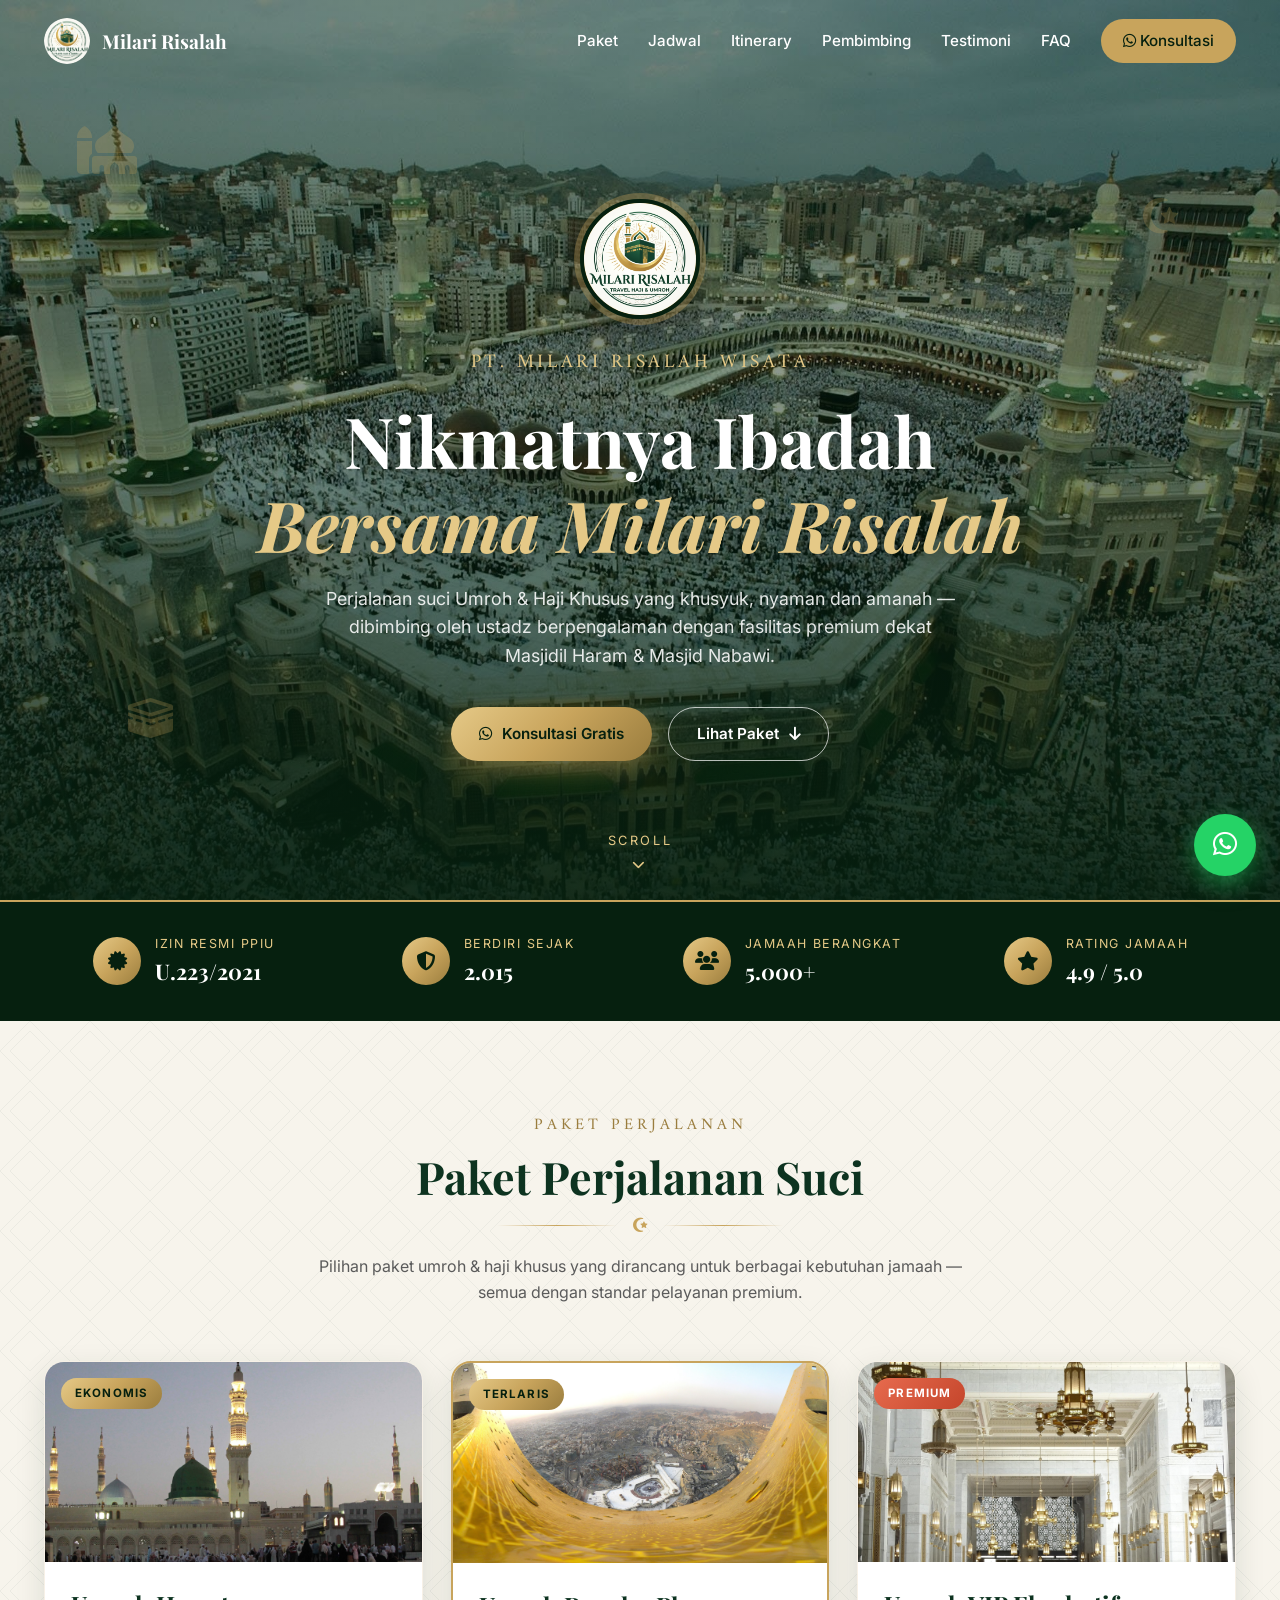
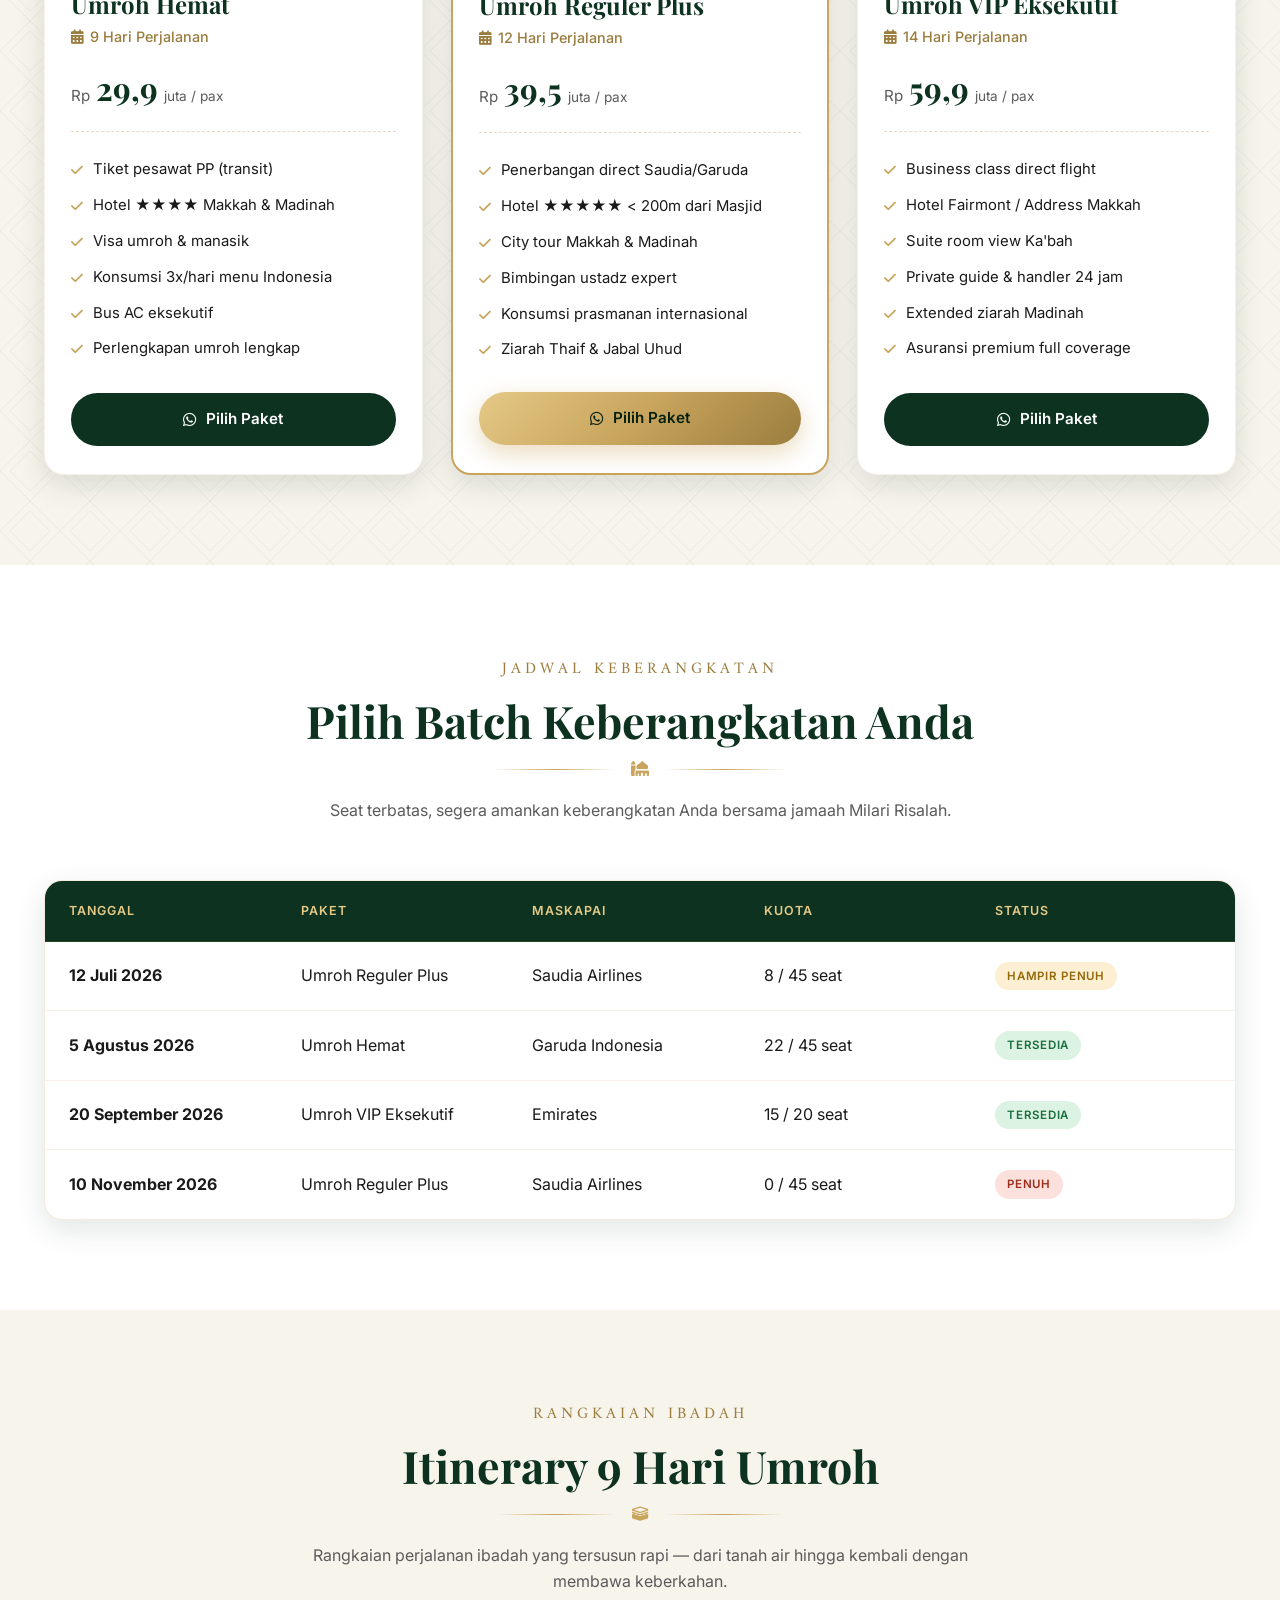
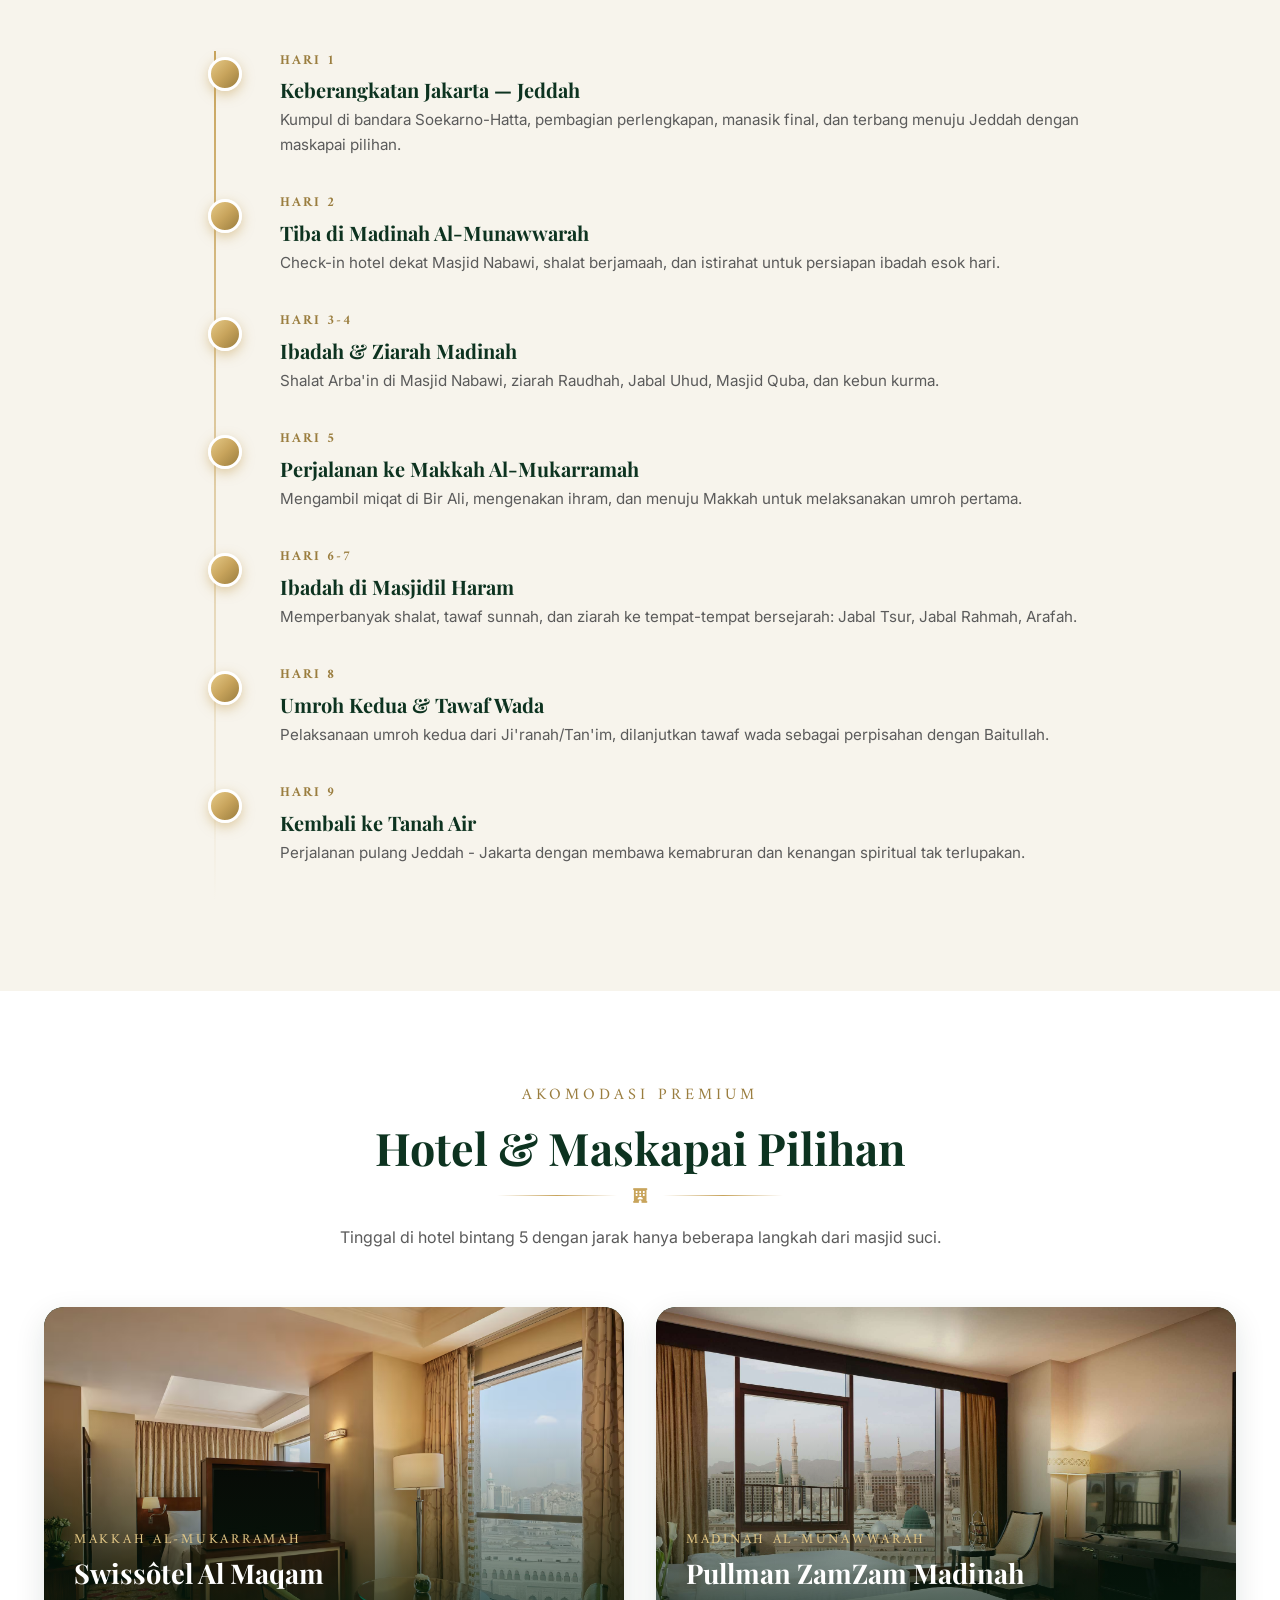
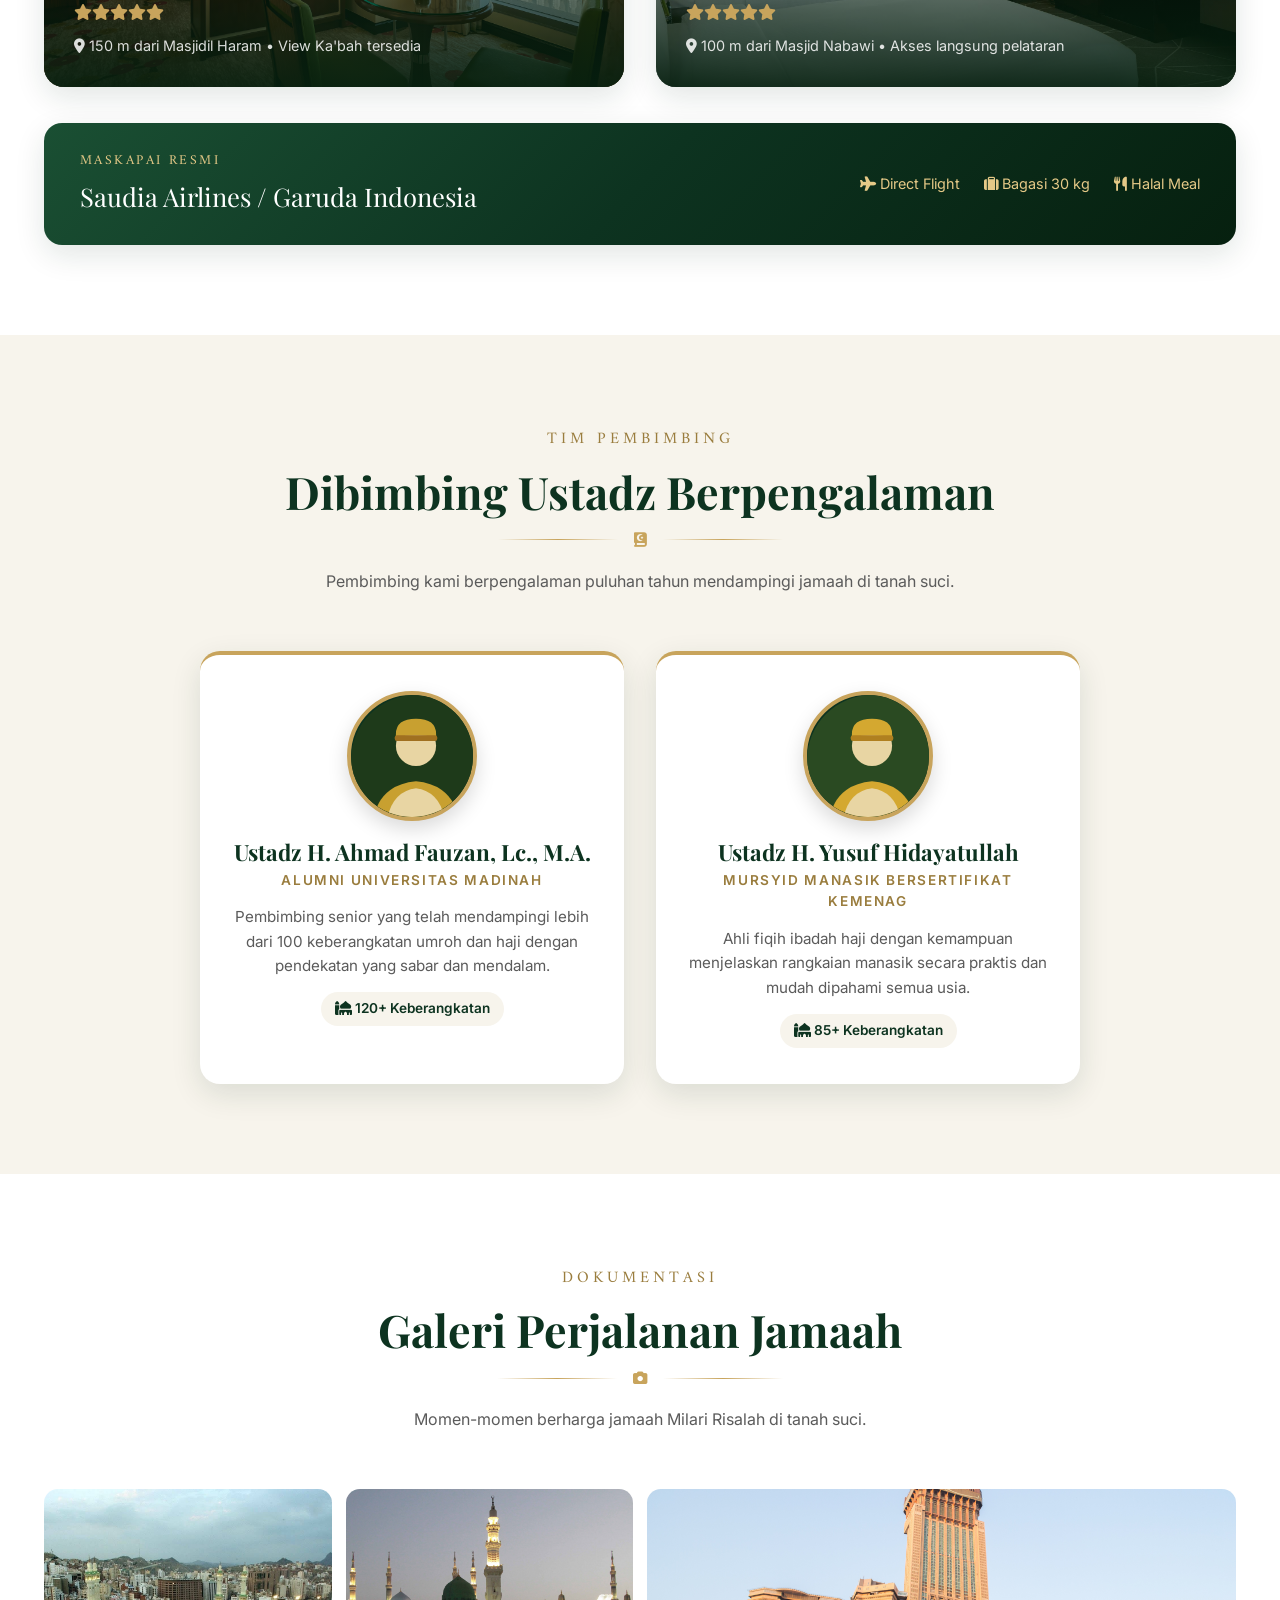
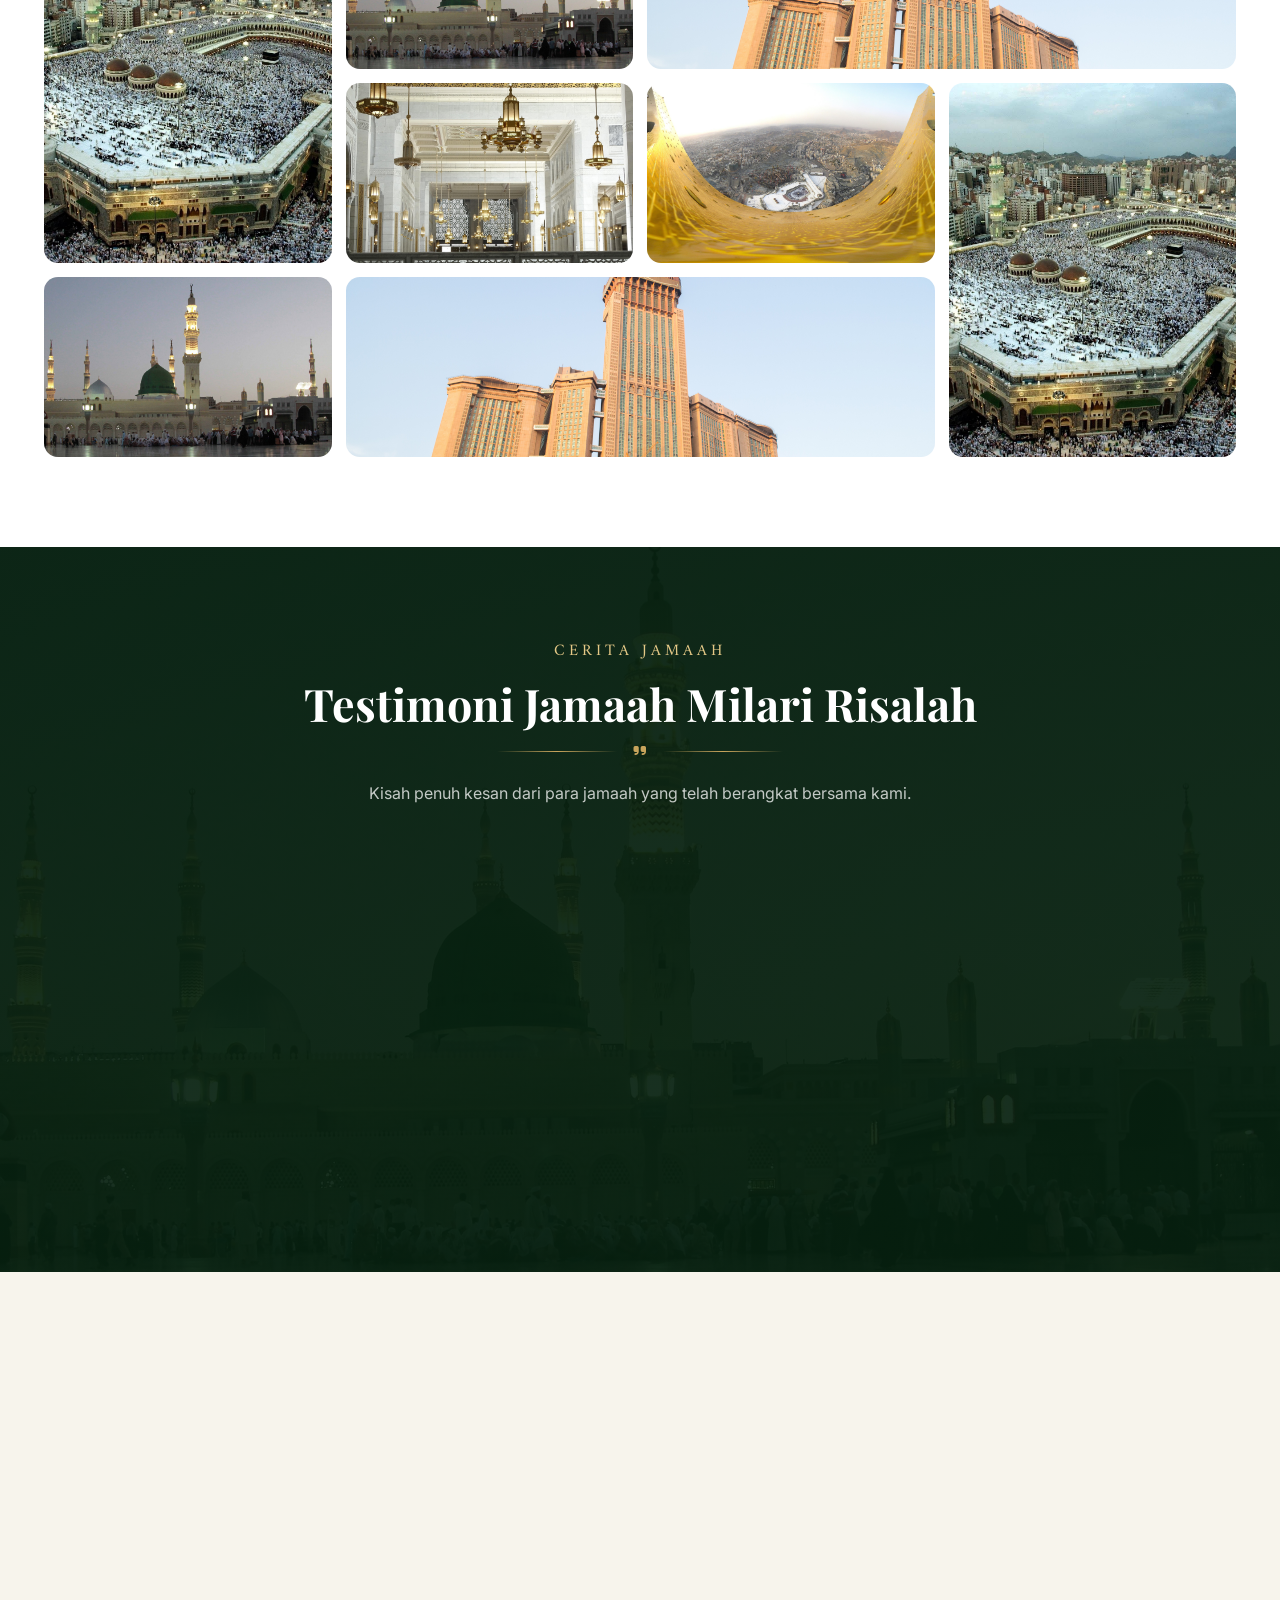
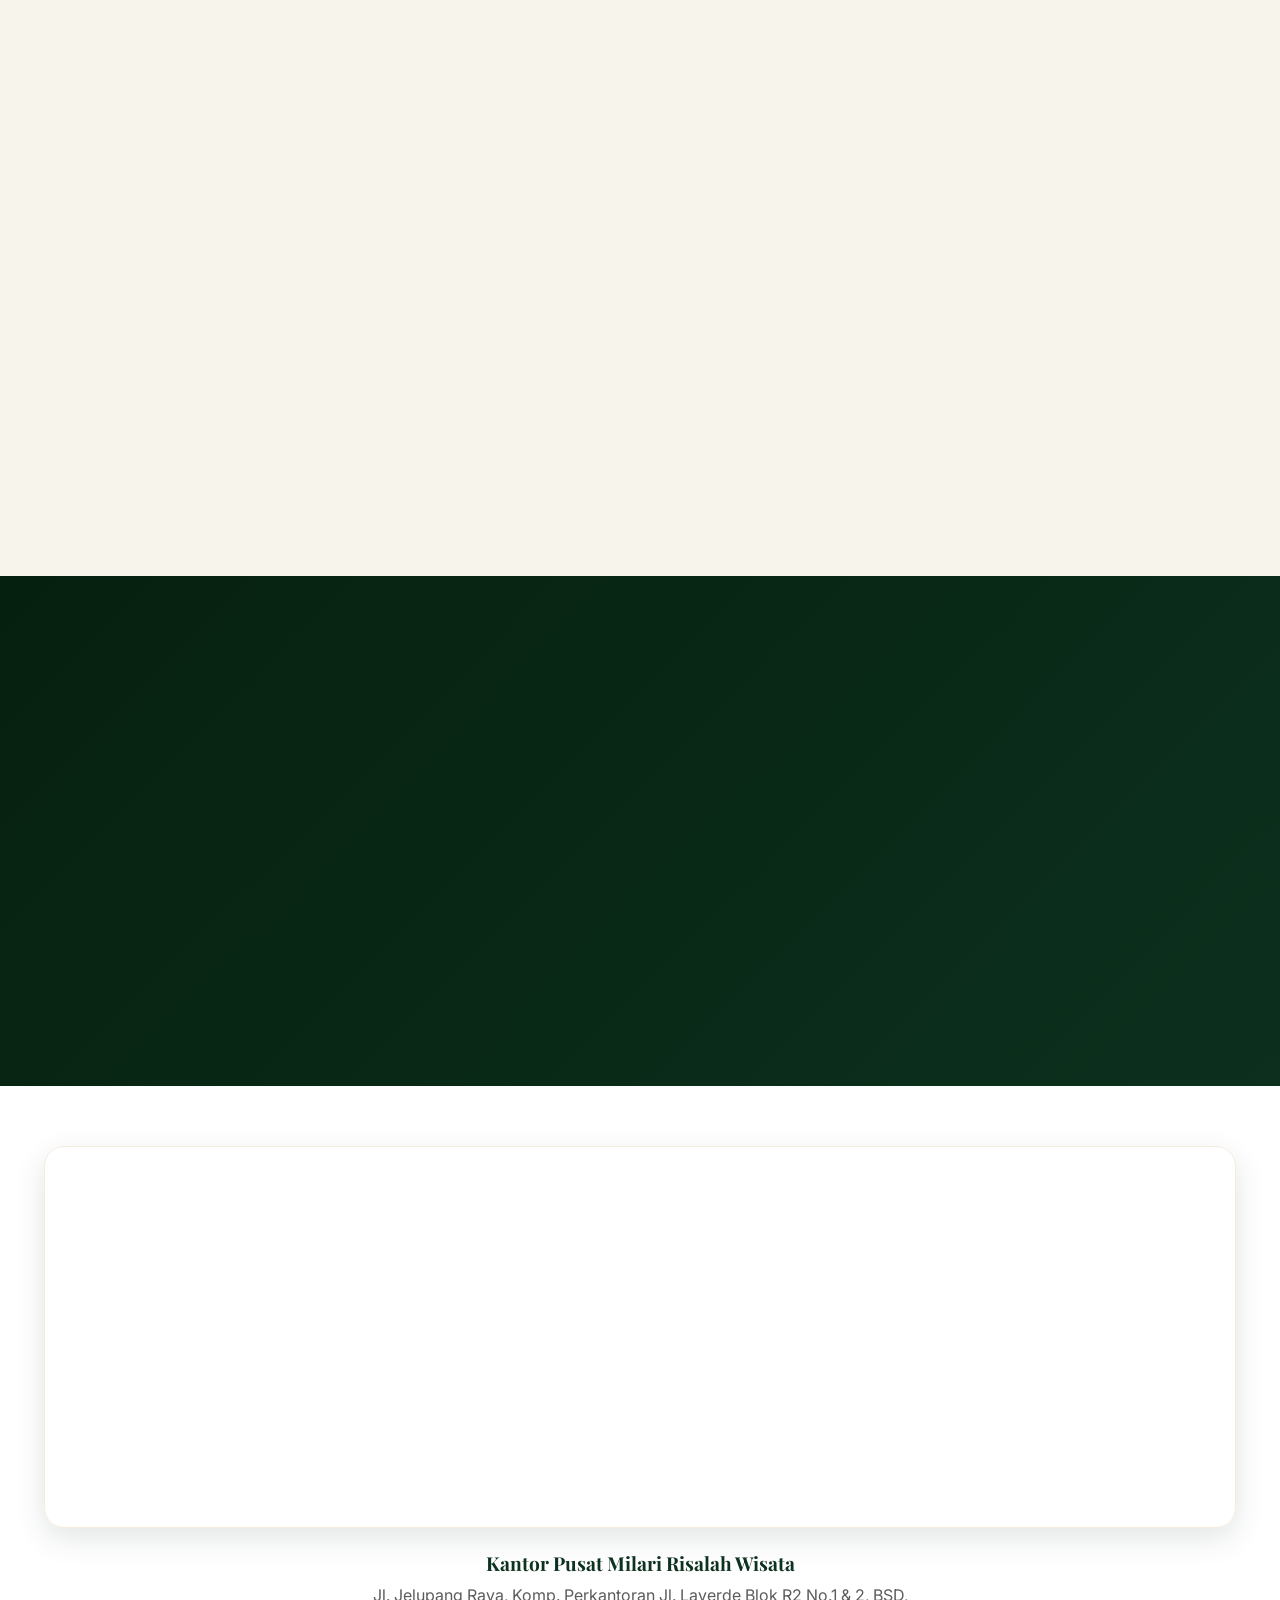
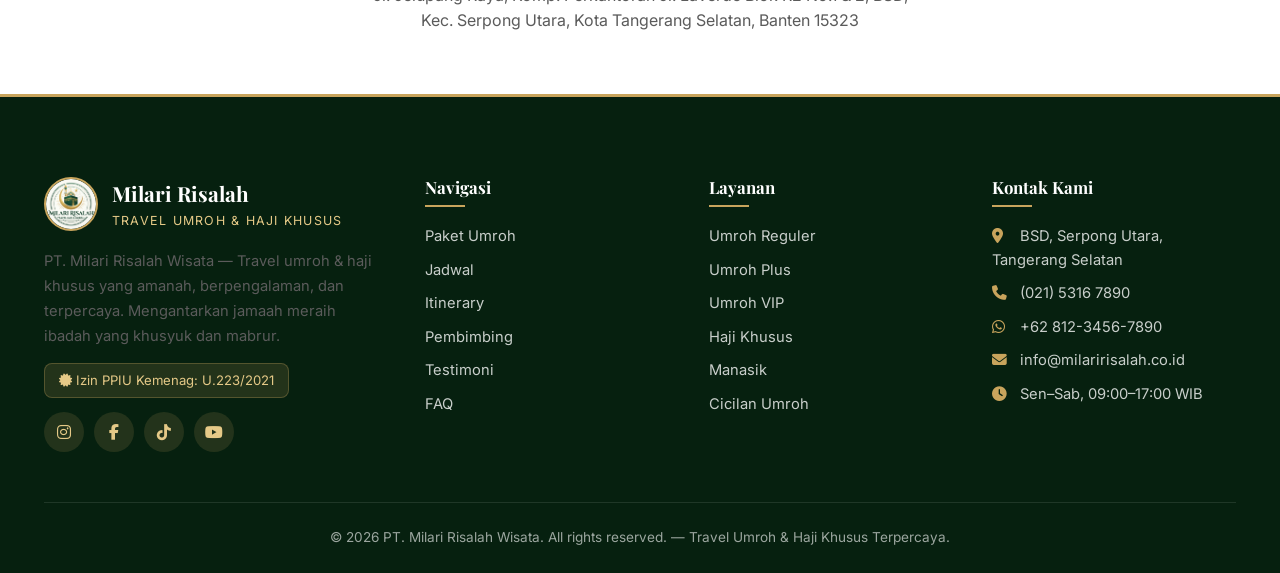
<file: milari-risalah/landing-2.html>
<!DOCTYPE html>
<html lang="id">
<head>
<meta charset="UTF-8" />
<meta name="viewport" content="width=device-width, initial-scale=1.0" />
<title>Milari Risalah Wisata — Travel Umroh & Haji Khusus Terpercaya</title>
<meta name="description" content="PT. Milari Risalah Wisata — penyelenggara perjalanan ibadah Umroh & Haji Khusus berizin resmi Kemenag (PPIU U.223/2021). Bimbingan ustadz berpengalaman, hotel dekat Masjidil Haram & Nabawi." />
<meta property="og:title" content="Milari Risalah Wisata — Umroh & Haji Khusus" />
<meta property="og:description" content="Nikmatnya Ibadah Bersama Milari Risalah. Berizin resmi, amanah, dan penuh berkah." />
<meta property="og:type" content="website" />

<link rel="icon" type="image/png" href="asset/mr-logo.png">
<link rel="apple-touch-icon" href="asset/mr-logo.png">

<link rel="preconnect" href="https://fonts.googleapis.com">
<link rel="preconnect" href="https://fonts.gstatic.com" crossorigin>
<link href="https://fonts.googleapis.com/css2?family=Amiri:wght@400;700&family=Playfair+Display:wght@500;600;700;800&family=Inter:wght@300;400;500;600;700&display=swap" rel="stylesheet">
<link rel="stylesheet" href="https://cdnjs.cloudflare.com/ajax/libs/font-awesome/6.5.0/css/all.min.css">

<style>
  :root{
    --primary:#0d3320;          /* deep forest green from logo */
    --primary-dark:#06200f;
    --primary-light:#1a4f33;
    --secondary:#c8a45c;        /* islamic gold */
    --secondary-light:#e5c987;
    --secondary-dark:#9a7d3e;
    --accent:#f4e9c8;           /* cream */
    --neutral-dark:#1a1a1a;
    --neutral-mid:#5b5b5b;
    --neutral-light:#f7f4ec;
    --white:#ffffff;
    --shadow-soft:0 10px 30px rgba(13,51,32,.12);
    --shadow-strong:0 20px 50px rgba(13,51,32,.25);
    --gradient-gold:linear-gradient(135deg,var(--secondary-light) 0%,var(--secondary) 50%,var(--secondary-dark) 100%);
    --gradient-green:linear-gradient(135deg,var(--primary-light) 0%,var(--primary) 50%,var(--primary-dark) 100%);
    --ease:cubic-bezier(.22,.61,.36,1);
  }

  *{box-sizing:border-box;margin:0;padding:0}
  html{scroll-behavior:smooth}
  body{
    font-family:'Inter',sans-serif;
    color:var(--neutral-dark);
    background:var(--white);
    line-height:1.6;
    overflow-x:hidden;
  }
  h1,h2,h3,h4{font-family:'Playfair Display',serif;font-weight:700;line-height:1.2;color:var(--primary)}
  h1{font-size:clamp(2.2rem,5vw,4.2rem)}
  h2{font-size:clamp(1.8rem,3.5vw,2.8rem)}
  h3{font-size:clamp(1.2rem,2vw,1.5rem)}
  p{color:var(--neutral-mid)}
  a{text-decoration:none;color:inherit}
  img{max-width:100%;display:block}
  .container{width:100%;max-width:1240px;margin:0 auto;padding:0 24px}
  section{padding:90px 0;position:relative}
  .section-eyebrow{display:inline-block;font-family:'Amiri',serif;color:var(--secondary-dark);font-size:1rem;letter-spacing:.25em;text-transform:uppercase;margin-bottom:12px}
  .section-title{text-align:center;margin-bottom:14px}
  .section-sub{text-align:center;max-width:680px;margin:0 auto 56px;color:var(--neutral-mid)}

  /* ornamental divider */
  .ornament{display:flex;align-items:center;justify-content:center;gap:16px;margin:12px 0 22px;color:var(--secondary)}
  .ornament::before,.ornament::after{content:"";flex:1;max-width:120px;height:1px;background:linear-gradient(90deg,transparent,var(--secondary),transparent)}
  .ornament i{font-size:.9rem}

  /* Buttons */
  .btn{display:inline-flex;align-items:center;gap:10px;padding:14px 28px;border-radius:999px;font-weight:600;font-size:.95rem;transition:all .35s var(--ease);border:none;cursor:pointer;position:relative;overflow:hidden}
  .btn-primary{background:var(--gradient-gold);color:var(--primary-dark);box-shadow:0 8px 24px rgba(200,164,92,.4)}
  .btn-primary::before{content:"";position:absolute;inset:0;background:linear-gradient(120deg,transparent 30%,rgba(255,255,255,.5) 50%,transparent 70%);transform:translateX(-100%);transition:transform .9s var(--ease)}
  .btn-primary:hover{transform:translateY(-3px);box-shadow:0 14px 36px rgba(200,164,92,.55)}
  .btn-primary:hover::before{transform:translateX(100%)}
  .btn-outline{background:transparent;color:var(--white);border:1.5px solid rgba(255,255,255,.7)}
  .btn-outline:hover{background:var(--white);color:var(--primary)}
  .btn-ghost{background:var(--primary);color:var(--white)}
  .btn-ghost:hover{background:var(--primary-light)}

  /* NAV */
  .nav{position:fixed;top:0;left:0;right:0;z-index:100;padding:18px 0;transition:all .4s var(--ease)}
  .nav.scrolled{background:rgba(255,255,255,.96);backdrop-filter:blur(10px);box-shadow:0 4px 20px rgba(0,0,0,.08);padding:10px 0}
  .nav-inner{display:flex;align-items:center;justify-content:space-between}
  .nav-logo{display:flex;align-items:center;gap:12px;color:var(--white);font-family:'Playfair Display',serif;font-weight:700;font-size:1.2rem}
  .nav.scrolled .nav-logo{color:var(--primary)}
  .nav-logo-mark{width:46px;height:46px;border-radius:50%;background:var(--gradient-gold);display:flex;align-items:center;justify-content:center;font-family:'Playfair Display',serif;color:var(--primary-dark);font-weight:800;font-size:1.4rem;border:2px solid var(--primary-dark);box-shadow:0 4px 12px rgba(0,0,0,.25)}
  .nav-links{display:flex;gap:30px;align-items:center}
  .nav-links a{color:var(--white);font-size:.95rem;font-weight:500;transition:color .3s;position:relative}
  .nav.scrolled .nav-links a{color:var(--primary)}
  .nav-links a:hover{color:var(--secondary)}
  .nav-cta{padding:10px 22px;border-radius:999px;background:var(--secondary);color:var(--primary-dark)!important;font-weight:600}
  .nav-toggle{display:none;background:none;border:none;color:var(--white);font-size:1.5rem;cursor:pointer}
  .nav.scrolled .nav-toggle{color:var(--primary)}

  /* HERO */
  .hero{min-height:100vh;position:relative;display:flex;align-items:center;justify-content:center;text-align:center;overflow:hidden;background:var(--primary-dark) url('asset/hero2.jpg') center/cover no-repeat;color:var(--white);padding:140px 24px 80px}
  .hero::before{content:"";position:absolute;inset:0;background:linear-gradient(180deg,rgba(6,32,15,.55) 0%,rgba(6,32,15,.45) 40%,rgba(6,32,15,.92) 100%);z-index:1;animation:gradientShift 12s ease-in-out infinite alternate}
  @keyframes gradientShift{0%{opacity:.95}100%{opacity:1}}
  .hero-bg{position:absolute;inset:-5%;background:inherit;background-size:cover;background-position:center;will-change:transform;z-index:0;animation:kenburns 22s ease-in-out infinite alternate}
  @keyframes kenburns{0%{transform:scale(1) translate(0,0)}100%{transform:scale(1.12) translate(-1%,-2%)}}
  .hero-content{position:relative;z-index:2;max-width:880px}
  .hero-logo{width:120px;height:120px;border-radius:50%;background:var(--gradient-gold);margin:0 auto 28px;display:flex;align-items:center;justify-content:center;font-family:'Playfair Display',serif;font-size:3.2rem;font-weight:800;color:var(--primary-dark);border:4px solid var(--primary-dark);box-shadow:0 0 0 6px rgba(200,164,92,.35),0 20px 50px rgba(0,0,0,.4);animation:floatY 4s ease-in-out infinite}
  @keyframes floatY{0%,100%{transform:translateY(0)}50%{transform:translateY(-10px)}}
  .hero h1{color:var(--white);font-size:clamp(2.4rem,5.5vw,4.6rem);text-shadow:0 4px 20px rgba(0,0,0,.4);margin-bottom:18px}
  .hero h1 .accent{color:var(--secondary-light);font-style:italic}
  .hero-tagline{font-family:'Amiri',serif;font-size:clamp(1rem,1.5vw,1.25rem);color:var(--secondary-light);letter-spacing:.18em;text-transform:uppercase;margin-bottom:20px}
  .hero-sub{font-size:clamp(1rem,1.4vw,1.2rem);color:rgba(255,255,255,.88);margin-bottom:36px;max-width:640px;margin-left:auto;margin-right:auto}
  .hero-ctas{display:flex;gap:16px;justify-content:center;flex-wrap:wrap}
  .hero-deco{position:absolute;color:var(--secondary);opacity:.25;z-index:1;animation:floatY 6s ease-in-out infinite}
  .hero-deco.one{top:14%;left:6%;font-size:3rem;animation-delay:0s}
  .hero-deco.two{top:22%;right:8%;font-size:2.2rem;animation-delay:1.5s}
  .hero-deco.three{bottom:18%;left:10%;font-size:2.5rem;animation-delay:3s}
  .hero-scroll{position:absolute;bottom:28px;left:50%;transform:translateX(-50%);color:var(--secondary-light);font-size:.8rem;letter-spacing:.2em;z-index:2;text-transform:uppercase}
  .hero-scroll i{display:block;margin-top:8px;animation:bounce 2s infinite}
  @keyframes bounce{0%,100%{transform:translateY(0)}50%{transform:translateY(8px)}}

  /* TRUST BAR */
  .trustbar{background:var(--primary-dark);color:var(--white);padding:32px 0;border-top:2px solid var(--secondary);position:relative}
  .trust-grid{display:grid;grid-template-columns:repeat(4,1fr);gap:24px;align-items:center}
  .trust-item{display:flex;align-items:center;gap:14px;justify-content:center;text-align:left}
  .trust-icon{width:48px;height:48px;border-radius:50%;background:var(--gradient-gold);display:flex;align-items:center;justify-content:center;color:var(--primary-dark);font-size:1.2rem;flex-shrink:0}
  .trust-label{font-size:.78rem;color:var(--secondary-light);text-transform:uppercase;letter-spacing:.12em}
  .trust-value{font-family:'Playfair Display',serif;font-size:1.35rem;font-weight:700;color:var(--white)}

  /* PACKAGES */
  .packages{background:var(--neutral-light);position:relative}
  .pattern-bg{position:absolute;inset:0;opacity:.05;background-image:url("data:image/svg+xml;utf8,<svg xmlns='http://www.w3.org/2000/svg' width='60' height='60' viewBox='0 0 60 60'><path d='M30 0 L60 30 L30 60 L0 30 Z M30 10 L50 30 L30 50 L10 30 Z' fill='none' stroke='%230d3320' stroke-width='1'/></svg>");pointer-events:none}
  .pkg-grid{display:grid;grid-template-columns:repeat(3,1fr);gap:28px;position:relative}
  .pkg-card{background:var(--white);border-radius:20px;overflow:hidden;box-shadow:var(--shadow-soft);transition:all .45s var(--ease);position:relative;display:flex;flex-direction:column;border:1px solid rgba(200,164,92,.15)}
  .pkg-card:hover{transform:translateY(-10px);box-shadow:var(--shadow-strong)}
  .pkg-card.featured{border:2px solid var(--secondary);transform:scale(1.03)}
  .pkg-card.featured:hover{transform:scale(1.03) translateY(-10px)}
  .pkg-img{position:relative;height:200px;background:var(--primary) center/cover no-repeat;overflow:hidden}
  .pkg-img img{width:100%;height:100%;object-fit:cover;transition:transform .8s var(--ease)}
  .pkg-card:hover .pkg-img img{transform:scale(1.08)}
  .pkg-badge{position:absolute;top:16px;left:16px;background:var(--gradient-gold);color:var(--primary-dark);font-size:.72rem;font-weight:700;padding:6px 14px;border-radius:999px;text-transform:uppercase;letter-spacing:.1em;z-index:2}
  .pkg-badge.red{background:linear-gradient(135deg,#e76b4e,#c4452b);color:#fff}
  .pkg-body{padding:28px 26px;display:flex;flex-direction:column;flex:1}
  .pkg-name{font-family:'Playfair Display',serif;font-size:1.5rem;color:var(--primary);margin-bottom:6px}
  .pkg-duration{display:inline-flex;align-items:center;gap:6px;color:var(--secondary-dark);font-size:.9rem;font-weight:500;margin-bottom:14px}
  .pkg-price{display:flex;align-items:baseline;gap:6px;margin-bottom:20px;padding-bottom:18px;border-bottom:1px dashed rgba(200,164,92,.4)}
  .pkg-price .currency{font-size:.95rem;color:var(--neutral-mid)}
  .pkg-price .amount{font-family:'Playfair Display',serif;font-size:2rem;font-weight:700;color:var(--primary)}
  .pkg-price .per{font-size:.85rem;color:var(--neutral-mid)}
  .pkg-features{list-style:none;margin:0 0 24px;padding:0;flex:1}
  .pkg-features li{padding:6px 0;font-size:.93rem;color:var(--neutral-dark);display:flex;align-items:flex-start;gap:10px}
  .pkg-features i{color:var(--secondary);font-size:.85rem;margin-top:6px}
  .pkg-cta{width:100%;justify-content:center}

  /* SCHEDULE */
  .schedule{background:var(--white)}
  .schedule-table{background:var(--white);border-radius:18px;overflow:hidden;box-shadow:var(--shadow-soft);border:1px solid rgba(200,164,92,.2)}
  .schedule-row{display:grid;grid-template-columns:1fr 1fr 1fr 1fr 1fr;gap:16px;padding:20px 24px;align-items:center;border-bottom:1px solid rgba(200,164,92,.15);transition:background .3s}
  .schedule-row:last-child{border-bottom:none}
  .schedule-row:hover{background:var(--neutral-light)}
  .schedule-row.head{background:var(--primary);color:var(--white);font-weight:600;text-transform:uppercase;letter-spacing:.08em;font-size:.78rem}
  .schedule-row.head>div{color:var(--secondary-light)}
  .badge-status{display:inline-block;padding:5px 12px;border-radius:999px;font-size:.72rem;font-weight:600;text-transform:uppercase;letter-spacing:.06em}
  .badge-status.available{background:#dcf3e3;color:#1a6e3f}
  .badge-status.limited{background:#fdf0d2;color:#94680b;animation:pulse 2s ease-in-out infinite}
  .badge-status.full{background:#fbe0dc;color:#a02d1a}
  @keyframes pulse{0%,100%{opacity:1}50%{opacity:.65}}

  /* ITINERARY */
  .itinerary{background:var(--neutral-light);position:relative}
  .timeline{position:relative;max-width:880px;margin:0 auto;padding-left:40px}
  .timeline::before{content:"";position:absolute;left:14px;top:0;bottom:0;width:2px;background:linear-gradient(180deg,var(--secondary),transparent)}
  .tl-item{position:relative;padding:0 0 36px 40px}
  .tl-item::before{content:"";position:absolute;left:-32px;top:6px;width:28px;height:28px;border-radius:50%;background:var(--gradient-gold);border:3px solid var(--white);box-shadow:0 4px 12px rgba(200,164,92,.5);z-index:2}
  .tl-day{font-family:'Amiri',serif;color:var(--secondary-dark);font-weight:700;font-size:.85rem;text-transform:uppercase;letter-spacing:.15em;margin-bottom:6px}
  .tl-title{color:var(--primary);font-size:1.25rem;margin-bottom:6px}
  .tl-desc{color:var(--neutral-mid);font-size:.95rem}

  /* HOTEL */
  .hotels{background:var(--white)}
  .hotel-grid{display:grid;grid-template-columns:1fr 1fr;gap:32px}
  .hotel-card{position:relative;border-radius:20px;overflow:hidden;height:380px;background:var(--primary) center/cover no-repeat;box-shadow:var(--shadow-soft);transition:transform .5s var(--ease)}
  .hotel-card:hover{transform:translateY(-6px)}
  .hotel-card img{width:100%;height:100%;object-fit:cover}
  .hotel-overlay{position:absolute;inset:0;background:linear-gradient(180deg,transparent 30%,rgba(6,32,15,.92) 100%);display:flex;flex-direction:column;justify-content:flex-end;padding:30px;color:var(--white)}
  .hotel-city{font-family:'Amiri',serif;color:var(--secondary-light);letter-spacing:.2em;text-transform:uppercase;font-size:.85rem;margin-bottom:6px}
  .hotel-name{font-family:'Playfair Display',serif;font-size:1.7rem;color:var(--white);margin-bottom:10px}
  .hotel-stars{color:var(--secondary);margin-bottom:8px}
  .hotel-meta{font-size:.9rem;color:rgba(255,255,255,.85)}
  .airline-strip{margin-top:36px;background:var(--gradient-green);color:var(--white);border-radius:18px;padding:28px 36px;display:flex;align-items:center;justify-content:space-between;flex-wrap:wrap;gap:20px;box-shadow:var(--shadow-soft)}
  .airline-strip .label{font-family:'Amiri',serif;letter-spacing:.18em;color:var(--secondary-light);text-transform:uppercase;font-size:.85rem}
  .airline-strip .name{font-family:'Playfair Display',serif;font-size:1.6rem;color:var(--white);margin-top:4px}

  /* GUIDES */
  .guides{background:var(--neutral-light);position:relative}
  .guide-grid{display:grid;grid-template-columns:repeat(2,1fr);gap:32px;max-width:880px;margin:0 auto}
  .guide-card{background:var(--white);border-radius:20px;padding:36px 28px;text-align:center;box-shadow:var(--shadow-soft);transition:all .45s var(--ease);border-top:4px solid var(--secondary)}
  .guide-card:hover{transform:translateY(-8px);box-shadow:var(--shadow-strong)}
  .guide-avatar{width:130px;height:130px;border-radius:50%;margin:0 auto 18px;overflow:hidden;border:4px solid var(--secondary);background:var(--primary);box-shadow:0 8px 20px rgba(0,0,0,.15)}
  .guide-avatar img{width:100%;height:100%;object-fit:cover}
  .guide-name{font-family:'Playfair Display',serif;font-size:1.4rem;color:var(--primary);margin-bottom:4px}
  .guide-cred{color:var(--secondary-dark);font-size:.85rem;text-transform:uppercase;letter-spacing:.12em;margin-bottom:14px;font-weight:600}
  .guide-desc{color:var(--neutral-mid);font-size:.95rem;margin-bottom:14px}
  .guide-stat{display:inline-block;background:var(--neutral-light);color:var(--primary);padding:6px 14px;border-radius:999px;font-size:.85rem;font-weight:600}

  /* GALLERY */
  .gallery{background:var(--white)}
  .gallery-grid{display:grid;grid-template-columns:repeat(4,1fr);grid-auto-rows:180px;gap:14px}
  .gallery-item{position:relative;border-radius:14px;overflow:hidden;background:var(--primary);cursor:pointer;transition:transform .5s var(--ease)}
  .gallery-item:hover{transform:scale(.98)}
  .gallery-item img{width:100%;height:100%;object-fit:cover;transition:transform .8s var(--ease)}
  .gallery-item:hover img{transform:scale(1.1)}
  .gallery-item.tall{grid-row:span 2}
  .gallery-item.wide{grid-column:span 2}
  .gallery-item::after{content:"";position:absolute;inset:0;background:linear-gradient(180deg,transparent 60%,rgba(6,32,15,.6) 100%);opacity:0;transition:opacity .4s}
  .gallery-item:hover::after{opacity:1}

  /* TESTIMONIALS */
  .testimonials{background:var(--primary-dark) url('asset/hero3.jpg') center/cover no-repeat;color:var(--white);position:relative}
  .testimonials::before{content:"";position:absolute;inset:0;background:linear-gradient(180deg,rgba(6,32,15,.95),rgba(6,32,15,.92))}
  .testimonials .container{position:relative;z-index:2}
  .testimonials h2{color:var(--white)}
  .testimonials .section-eyebrow{color:var(--secondary-light)}
  .testimonials .section-sub{color:rgba(255,255,255,.75)}
  .testi-grid{display:grid;grid-template-columns:repeat(3,1fr);gap:26px}
  .testi-card{background:rgba(255,255,255,.06);backdrop-filter:blur(10px);border:1px solid rgba(200,164,92,.25);border-radius:20px;padding:32px 28px;position:relative;transition:transform .4s var(--ease)}
  .testi-card:hover{transform:translateY(-6px);border-color:var(--secondary)}
  .testi-quote{font-family:'Playfair Display',serif;font-size:4rem;color:var(--secondary);line-height:1;position:absolute;top:14px;right:24px;opacity:.4}
  .testi-stars{color:var(--secondary);margin-bottom:14px}
  .testi-text{color:rgba(255,255,255,.92);font-style:italic;margin-bottom:22px;font-size:.98rem}
  .testi-author{display:flex;align-items:center;gap:14px;padding-top:18px;border-top:1px solid rgba(200,164,92,.25)}
  .testi-avatar{width:48px;height:48px;border-radius:50%;background:var(--secondary);display:flex;align-items:center;justify-content:center;color:var(--primary-dark);font-weight:700;font-family:'Playfair Display',serif}
  .testi-name{font-weight:600;color:var(--white)}
  .testi-meta{font-size:.82rem;color:var(--secondary-light)}

  /* FAQ */
  .faq{background:var(--neutral-light)}
  .faq-list{max-width:820px;margin:0 auto}
  .faq-item{background:var(--white);border-radius:14px;margin-bottom:14px;overflow:hidden;box-shadow:0 4px 14px rgba(13,51,32,.06);border:1px solid rgba(200,164,92,.15)}
  .faq-q{width:100%;padding:22px 26px;background:none;border:none;text-align:left;font-family:'Playfair Display',serif;font-size:1.1rem;font-weight:600;color:var(--primary);cursor:pointer;display:flex;justify-content:space-between;align-items:center;gap:16px}
  .faq-q i{transition:transform .4s var(--ease);color:var(--secondary);font-size:.9rem;flex-shrink:0}
  .faq-item.open .faq-q i{transform:rotate(180deg)}
  .faq-a{max-height:0;overflow:hidden;transition:max-height .5s var(--ease),padding .4s var(--ease);padding:0 26px;color:var(--neutral-mid)}
  .faq-item.open .faq-a{max-height:400px;padding:0 26px 22px}

  /* CTA FINAL */
  .cta-final{background:var(--primary-dark) url('asset/hero1.jpeg') center/cover fixed no-repeat;color:var(--white);text-align:center;padding:120px 24px;position:relative}
  .cta-final::before{content:"";position:absolute;inset:0;background:linear-gradient(135deg,rgba(6,32,15,.92),rgba(13,51,32,.85))}
  .cta-final .container{position:relative;z-index:2}
  .cta-final h2{color:var(--white);font-size:clamp(2rem,4vw,3.2rem);margin-bottom:18px}
  .cta-final p{color:rgba(255,255,255,.88);max-width:600px;margin:0 auto 32px;font-size:1.1rem}
  .cta-final .btn-primary{padding:18px 38px;font-size:1.05rem;animation:glow 2.5s ease-in-out infinite alternate}
  @keyframes glow{from{box-shadow:0 8px 24px rgba(200,164,92,.4)}to{box-shadow:0 8px 40px rgba(200,164,92,.85)}}

  /* MAP */
  .map-section{background:var(--white);padding:60px 0}
  .map-frame{border-radius:20px;overflow:hidden;box-shadow:var(--shadow-soft);border:1px solid rgba(200,164,92,.2)}
  .map-frame iframe{display:block;width:100%;height:380px;border:0}
  .map-address{text-align:center;margin-top:20px;color:var(--neutral-mid)}
  .map-address strong{color:var(--primary);display:block;font-family:'Playfair Display',serif;font-size:1.2rem;margin-bottom:4px}

  /* FOOTER */
  footer{background:var(--primary-dark);color:rgba(255,255,255,.78);padding:80px 0 0;position:relative;border-top:3px solid var(--secondary)}
  .foot-grid{display:grid;grid-template-columns:1.4fr 1fr 1fr 1fr;gap:40px;margin-bottom:50px}
  .foot-brand{display:flex;align-items:center;gap:14px;margin-bottom:18px}
  .foot-brand .nav-logo-mark{width:54px;height:54px;font-size:1.6rem}
  .foot-brand .name{font-family:'Playfair Display',serif;color:var(--white);font-size:1.3rem;font-weight:700}
  .foot-brand .sub{font-size:.78rem;color:var(--secondary-light);letter-spacing:.1em;text-transform:uppercase}
  .foot-desc{font-size:.92rem;line-height:1.7;margin-bottom:14px}
  .foot-license{display:inline-block;background:rgba(200,164,92,.15);color:var(--secondary-light);padding:6px 14px;border-radius:8px;font-size:.82rem;border:1px solid rgba(200,164,92,.3)}
  .foot-col h4{color:var(--white);font-size:1.05rem;margin-bottom:18px;font-family:'Playfair Display',serif;position:relative;padding-bottom:10px}
  .foot-col h4::after{content:"";position:absolute;bottom:0;left:0;width:40px;height:2px;background:var(--secondary)}
  .foot-col ul{list-style:none}
  .foot-col li{margin-bottom:10px;font-size:.92rem}
  .foot-col a{transition:color .3s}
  .foot-col a:hover{color:var(--secondary-light)}
  .foot-col li i{color:var(--secondary);margin-right:8px;width:16px}
  .socials{display:flex;gap:10px;margin-top:14px}
  .socials a{width:40px;height:40px;border-radius:50%;background:rgba(200,164,92,.15);display:flex;align-items:center;justify-content:center;color:var(--secondary-light);transition:all .3s}
  .socials a:hover{background:var(--secondary);color:var(--primary-dark);transform:translateY(-3px)}
  .copyright{border-top:1px solid rgba(255,255,255,.1);padding:24px 0;text-align:center;font-size:.85rem;color:rgba(255,255,255,.6)}

  /* Floating WA */
  .wa-float{position:fixed;bottom:24px;right:24px;z-index:90;background:#25d366;color:#fff;width:62px;height:62px;border-radius:50%;display:flex;align-items:center;justify-content:center;font-size:1.7rem;box-shadow:0 8px 24px rgba(37,211,102,.5);transition:all .4s var(--ease);overflow:hidden;white-space:nowrap}
  .wa-float::before{content:"";position:absolute;inset:-6px;border-radius:50%;border:2px solid #25d366;opacity:.6;animation:waring 2s ease-out infinite}
  @keyframes waring{0%{transform:scale(1);opacity:.6}100%{transform:scale(1.5);opacity:0}}
  .wa-float:hover{width:auto;padding:0 24px 0 20px;gap:10px;border-radius:40px}
  .wa-float:hover .wa-label{display:inline}
  .wa-label{display:none;font-size:.95rem;font-weight:600;font-family:'Inter',sans-serif}

  /* Back to Top */
  .totop{position:fixed;bottom:100px;right:30px;z-index:89;background:var(--primary);color:var(--white);width:44px;height:44px;border-radius:50%;display:flex;align-items:center;justify-content:center;cursor:pointer;border:none;opacity:0;visibility:hidden;transition:all .4s var(--ease);box-shadow:var(--shadow-soft)}
  .totop.show{opacity:1;visibility:visible}
  .totop:hover{background:var(--secondary);color:var(--primary-dark)}

  /* Animations on scroll */
  .reveal{opacity:0;transform:translateY(40px);transition:opacity .8s var(--ease),transform .8s var(--ease)}
  .reveal.visible{opacity:1;transform:translateY(0)}
  .reveal-left{opacity:0;transform:translateX(-40px);transition:opacity .8s var(--ease),transform .8s var(--ease)}
  .reveal-left.visible{opacity:1;transform:translateX(0)}
  .reveal-right{opacity:0;transform:translateX(40px);transition:opacity .8s var(--ease),transform .8s var(--ease)}
  .reveal-right.visible{opacity:1;transform:translateX(0)}
  .reveal-scale{opacity:0;transform:scale(.92);transition:opacity .7s var(--ease),transform .7s var(--ease)}
  .reveal-scale.visible{opacity:1;transform:scale(1)}
  [data-delay="1"]{transition-delay:.12s}
  [data-delay="2"]{transition-delay:.24s}
  [data-delay="3"]{transition-delay:.36s}
  [data-delay="4"]{transition-delay:.48s}
  [data-delay="5"]{transition-delay:.6s}

  /* RESPONSIVE */
  @media(max-width:1024px){
    .pkg-grid,.testi-grid{grid-template-columns:repeat(2,1fr)}
    .pkg-card.featured{transform:none}
    .gallery-grid{grid-template-columns:repeat(3,1fr)}
    .foot-grid{grid-template-columns:1fr 1fr}
  }
  @media(max-width:768px){
    section{padding:64px 0}
    .nav-links{position:fixed;top:0;right:-100%;width:78%;max-width:320px;height:100vh;background:var(--primary-dark);flex-direction:column;justify-content:center;gap:24px;transition:right .4s var(--ease);padding:60px 30px}
    .nav-links.open{right:0}
    .nav-links a{color:var(--white)!important;font-size:1.1rem}
    .nav-toggle{display:block}
    .trust-grid{grid-template-columns:repeat(2,1fr);gap:18px}
    .pkg-grid,.testi-grid,.guide-grid,.hotel-grid{grid-template-columns:1fr}
    .gallery-grid{grid-template-columns:repeat(2,1fr);grid-auto-rows:160px}
    .schedule-row{grid-template-columns:1fr 1fr;font-size:.85rem;gap:10px}
    .schedule-row.head{display:none}
    .schedule-row>div::before{content:attr(data-label) ": ";font-weight:600;color:var(--primary);text-transform:uppercase;font-size:.7rem;display:block}
    .foot-grid{grid-template-columns:1fr;gap:32px}
    .airline-strip{flex-direction:column;text-align:center}
    .hero{min-height:90vh}
    .hero-deco{display:none}
    .cta-final{background-attachment:scroll}
  }

  @media(prefers-reduced-motion:reduce){
    *,*::before,*::after{animation-duration:.001s!important;transition-duration:.001s!important;animation-iteration-count:1!important}
    .reveal,.reveal-left,.reveal-right,.reveal-scale{opacity:1;transform:none}
  }
</style>
</head>
<body>

<!-- NAV -->
<nav class="nav" id="nav">
  <div class="container nav-inner">
    <a href="#" class="nav-logo">
      <img src="asset/mr-logo.png" style="width:46px;height:46px;object-fit:cover;border-radius:50%;">
      <span>Milari Risalah</span>
    </a>
    <div class="nav-links" id="navLinks">
      <a href="#paket">Paket</a>
      <a href="#jadwal">Jadwal</a>
      <a href="#itinerary">Itinerary</a>
      <a href="#pembimbing">Pembimbing</a>
      <a href="#testimoni">Testimoni</a>
      <a href="#faq">FAQ</a>
      <a href="https://wa.me/6281234567890" class="nav-cta"><i class="fab fa-whatsapp"></i> Konsultasi</a>
    </div>
    <button class="nav-toggle" id="navToggle" aria-label="Menu"><i class="fas fa-bars"></i></button>
  </div>
</nav>

<!-- HERO -->
<header class="hero" id="top">
  <i class="fas fa-mosque hero-deco one"></i>
  <i class="fas fa-star-and-crescent hero-deco two"></i>
  <i class="fas fa-kaaba hero-deco three"></i>

  <div class="hero-content">
    <div class="hero-logo"><img src="asset/mr-logo.png" style="width:100%;height:100%;object-fit:cover;border-radius:50%;"></div>
    <div class="hero-tagline">PT. Milari Risalah Wisata</div>
    <h1>Nikmatnya Ibadah <br><span class="accent">Bersama Milari Risalah</span></h1>
    <p class="hero-sub">Perjalanan suci Umroh & Haji Khusus yang khusyuk, nyaman dan amanah — dibimbing oleh ustadz berpengalaman dengan fasilitas premium dekat Masjidil Haram & Masjid Nabawi.</p>
    <div class="hero-ctas">
      <a href="https://wa.me/6281234567890?text=Assalamualaikum,%20saya%20tertarik%20paket%20umroh%20Milari%20Risalah" class="btn btn-primary"><i class="fab fa-whatsapp"></i> Konsultasi Gratis</a>
      <a href="#paket" class="btn btn-outline">Lihat Paket <i class="fas fa-arrow-down"></i></a>
    </div>
  </div>
  <div class="hero-scroll">Scroll<i class="fas fa-chevron-down"></i></div>
</header>

<!-- TRUST BAR -->
<section class="trustbar" style="padding:32px 0">
  <div class="container">
    <div class="trust-grid">
      <div class="trust-item reveal"><div class="trust-icon"><i class="fas fa-certificate"></i></div><div><div class="trust-label">Izin Resmi PPIU</div><div class="trust-value">U.223/2021</div></div></div>
      <div class="trust-item reveal" data-delay="1"><div class="trust-icon"><i class="fas fa-shield-halved"></i></div><div><div class="trust-label">Berdiri Sejak</div><div class="trust-value"><span class="counter" data-target="2015">0</span></div></div></div>
      <div class="trust-item reveal" data-delay="2"><div class="trust-icon"><i class="fas fa-users"></i></div><div><div class="trust-label">Jamaah Berangkat</div><div class="trust-value"><span class="counter" data-target="5000">0</span>+</div></div></div>
      <div class="trust-item reveal" data-delay="3"><div class="trust-icon"><i class="fas fa-star"></i></div><div><div class="trust-label">Rating Jamaah</div><div class="trust-value">4.9 / 5.0</div></div></div>
    </div>
  </div>
</section>

<!-- PACKAGES -->
<section class="packages" id="paket">
  <div class="pattern-bg"></div>
  <div class="container">
    <div class="reveal" style="text-align:center">
      <span class="section-eyebrow">Paket Perjalanan</span>
      <h2 class="section-title">Paket Perjalanan Suci</h2>
      <div class="ornament"><i class="fas fa-star-and-crescent"></i></div>
      <p class="section-sub">Pilihan paket umroh & haji khusus yang dirancang untuk berbagai kebutuhan jamaah — semua dengan standar pelayanan premium.</p>
    </div>

    <div class="pkg-grid">
      <!-- PLACEHOLDER: EDIT DATA INI -->
      <div class="pkg-card reveal">
        <div class="pkg-img">
          <img src="asset/hero3.jpg" alt="Paket Umroh Ekonomis Hemat" loading="lazy">
          <span class="pkg-badge">Ekonomis</span>
        </div>
        <div class="pkg-body">
          <h3 class="pkg-name">Umroh Hemat</h3>
          <div class="pkg-duration"><i class="fas fa-calendar-days"></i> 9 Hari Perjalanan</div>
          <div class="pkg-price"><span class="currency">Rp</span><span class="amount">29,9</span><span class="per">juta / pax</span></div>
          <ul class="pkg-features">
            <li><i class="fas fa-check"></i> Tiket pesawat PP (transit)</li>
            <li><i class="fas fa-check"></i> Hotel ★★★★ Makkah & Madinah</li>
            <li><i class="fas fa-check"></i> Visa umroh & manasik</li>
            <li><i class="fas fa-check"></i> Konsumsi 3x/hari menu Indonesia</li>
            <li><i class="fas fa-check"></i> Bus AC eksekutif</li>
            <li><i class="fas fa-check"></i> Perlengkapan umroh lengkap</li>
          </ul>
          <a href="https://wa.me/6281234567890?text=Saya%20tertarik%20Paket%20Umroh%20Hemat" class="btn btn-ghost pkg-cta"><i class="fab fa-whatsapp"></i> Pilih Paket</a>
        </div>
      </div>

      <div class="pkg-card featured reveal" data-delay="1">
        <div class="pkg-img">
          <img src="asset/hero6.jpg" alt="Paket Umroh Reguler Plus Bintang Lima" loading="lazy">
          <span class="pkg-badge">Terlaris</span>
        </div>
        <div class="pkg-body">
          <h3 class="pkg-name">Umroh Reguler Plus</h3>
          <div class="pkg-duration"><i class="fas fa-calendar-days"></i> 12 Hari Perjalanan</div>
          <div class="pkg-price"><span class="currency">Rp</span><span class="amount">39,5</span><span class="per">juta / pax</span></div>
          <ul class="pkg-features">
            <li><i class="fas fa-check"></i> Penerbangan direct Saudia/Garuda</li>
            <li><i class="fas fa-check"></i> Hotel ★★★★★ < 200m dari Masjid</li>
            <li><i class="fas fa-check"></i> City tour Makkah & Madinah</li>
            <li><i class="fas fa-check"></i> Bimbingan ustadz expert</li>
            <li><i class="fas fa-check"></i> Konsumsi prasmanan internasional</li>
            <li><i class="fas fa-check"></i> Ziarah Thaif & Jabal Uhud</li>
          </ul>
          <a href="https://wa.me/6281234567890?text=Saya%20tertarik%20Paket%20Umroh%20Reguler%20Plus" class="btn btn-primary pkg-cta"><i class="fab fa-whatsapp"></i> Pilih Paket</a>
        </div>
      </div>

      <div class="pkg-card reveal" data-delay="2">
        <div class="pkg-img">
          <img src="asset/hero5.jpg" alt="Paket Umroh VIP Premium Suite" loading="lazy">
          <span class="pkg-badge red">Premium</span>
        </div>
        <div class="pkg-body">
          <h3 class="pkg-name">Umroh VIP Eksekutif</h3>
          <div class="pkg-duration"><i class="fas fa-calendar-days"></i> 14 Hari Perjalanan</div>
          <div class="pkg-price"><span class="currency">Rp</span><span class="amount">59,9</span><span class="per">juta / pax</span></div>
          <ul class="pkg-features">
            <li><i class="fas fa-check"></i> Business class direct flight</li>
            <li><i class="fas fa-check"></i> Hotel Fairmont / Address Makkah</li>
            <li><i class="fas fa-check"></i> Suite room view Ka'bah</li>
            <li><i class="fas fa-check"></i> Private guide & handler 24 jam</li>
            <li><i class="fas fa-check"></i> Extended ziarah Madinah</li>
            <li><i class="fas fa-check"></i> Asuransi premium full coverage</li>
          </ul>
          <a href="https://wa.me/6281234567890?text=Saya%20tertarik%20Paket%20Umroh%20VIP" class="btn btn-ghost pkg-cta"><i class="fab fa-whatsapp"></i> Pilih Paket</a>
        </div>
      </div>
    </div>
  </div>
</section>

<!-- SCHEDULE -->
<section class="schedule" id="jadwal">
  <div class="container">
    <div class="reveal" style="text-align:center">
      <span class="section-eyebrow">Jadwal Keberangkatan</span>
      <h2 class="section-title">Pilih Batch Keberangkatan Anda</h2>
      <div class="ornament"><i class="fas fa-mosque"></i></div>
      <p class="section-sub">Seat terbatas, segera amankan keberangkatan Anda bersama jamaah Milari Risalah.</p>
    </div>

    <div class="schedule-table reveal-scale">
      <div class="schedule-row head">
        <div>Tanggal</div><div>Paket</div><div>Maskapai</div><div>Kuota</div><div>Status</div>
      </div>
      <!-- PLACEHOLDER: EDIT DATA INI -->
      <div class="schedule-row">
        <div data-label="Tanggal"><strong>12 Juli 2026</strong></div>
        <div data-label="Paket">Umroh Reguler Plus</div>
        <div data-label="Maskapai">Saudia Airlines</div>
        <div data-label="Kuota">8 / 45 seat</div>
        <div data-label="Status"><span class="badge-status limited">Hampir Penuh</span></div>
      </div>
      <div class="schedule-row">
        <div data-label="Tanggal"><strong>5 Agustus 2026</strong></div>
        <div data-label="Paket">Umroh Hemat</div>
        <div data-label="Maskapai">Garuda Indonesia</div>
        <div data-label="Kuota">22 / 45 seat</div>
        <div data-label="Status"><span class="badge-status available">Tersedia</span></div>
      </div>
      <div class="schedule-row">
        <div data-label="Tanggal"><strong>20 September 2026</strong></div>
        <div data-label="Paket">Umroh VIP Eksekutif</div>
        <div data-label="Maskapai">Emirates</div>
        <div data-label="Kuota">15 / 20 seat</div>
        <div data-label="Status"><span class="badge-status available">Tersedia</span></div>
      </div>
      <div class="schedule-row">
        <div data-label="Tanggal"><strong>10 November 2026</strong></div>
        <div data-label="Paket">Umroh Reguler Plus</div>
        <div data-label="Maskapai">Saudia Airlines</div>
        <div data-label="Kuota">0 / 45 seat</div>
        <div data-label="Status"><span class="badge-status full">Penuh</span></div>
      </div>
    </div>
  </div>
</section>

<!-- ITINERARY -->
<section class="itinerary" id="itinerary">
  <div class="container">
    <div class="reveal" style="text-align:center">
      <span class="section-eyebrow">Rangkaian Ibadah</span>
      <h2 class="section-title">Itinerary 9 Hari Umroh</h2>
      <div class="ornament"><i class="fas fa-kaaba"></i></div>
      <p class="section-sub">Rangkaian perjalanan ibadah yang tersusun rapi — dari tanah air hingga kembali dengan membawa keberkahan.</p>
    </div>

    <div class="timeline">
      <!-- PLACEHOLDER: EDIT DATA INI -->
      <div class="tl-item reveal-left"><div class="tl-day">Hari 1</div><h3 class="tl-title">Keberangkatan Jakarta — Jeddah</h3><p class="tl-desc">Kumpul di bandara Soekarno-Hatta, pembagian perlengkapan, manasik final, dan terbang menuju Jeddah dengan maskapai pilihan.</p></div>
      <div class="tl-item reveal-left" data-delay="1"><div class="tl-day">Hari 2</div><h3 class="tl-title">Tiba di Madinah Al-Munawwarah</h3><p class="tl-desc">Check-in hotel dekat Masjid Nabawi, shalat berjamaah, dan istirahat untuk persiapan ibadah esok hari.</p></div>
      <div class="tl-item reveal-left" data-delay="2"><div class="tl-day">Hari 3-4</div><h3 class="tl-title">Ibadah & Ziarah Madinah</h3><p class="tl-desc">Shalat Arba'in di Masjid Nabawi, ziarah Raudhah, Jabal Uhud, Masjid Quba, dan kebun kurma.</p></div>
      <div class="tl-item reveal-left" data-delay="3"><div class="tl-day">Hari 5</div><h3 class="tl-title">Perjalanan ke Makkah Al-Mukarramah</h3><p class="tl-desc">Mengambil miqat di Bir Ali, mengenakan ihram, dan menuju Makkah untuk melaksanakan umroh pertama.</p></div>
      <div class="tl-item reveal-left" data-delay="4"><div class="tl-day">Hari 6-7</div><h3 class="tl-title">Ibadah di Masjidil Haram</h3><p class="tl-desc">Memperbanyak shalat, tawaf sunnah, dan ziarah ke tempat-tempat bersejarah: Jabal Tsur, Jabal Rahmah, Arafah.</p></div>
      <div class="tl-item reveal-left" data-delay="5"><div class="tl-day">Hari 8</div><h3 class="tl-title">Umroh Kedua & Tawaf Wada</h3><p class="tl-desc">Pelaksanaan umroh kedua dari Ji'ranah/Tan'im, dilanjutkan tawaf wada sebagai perpisahan dengan Baitullah.</p></div>
      <div class="tl-item reveal-left" data-delay="5"><div class="tl-day">Hari 9</div><h3 class="tl-title">Kembali ke Tanah Air</h3><p class="tl-desc">Perjalanan pulang Jeddah - Jakarta dengan membawa kemabruran dan kenangan spiritual tak terlupakan.</p></div>
    </div>
  </div>
</section>

<!-- HOTELS -->
<section class="hotels">
  <div class="container">
    <div class="reveal" style="text-align:center">
      <span class="section-eyebrow">Akomodasi Premium</span>
      <h2 class="section-title">Hotel & Maskapai Pilihan</h2>
      <div class="ornament"><i class="fas fa-hotel"></i></div>
      <p class="section-sub">Tinggal di hotel bintang 5 dengan jarak hanya beberapa langkah dari masjid suci.</p>
    </div>

    <div class="hotel-grid">
      <div class="hotel-card reveal-left">
        <img src="asset/hotel1.png" alt="Hotel premium dekat Masjidil Haram Makkah" loading="lazy">
        <div class="hotel-overlay">
          <div class="hotel-city">Makkah Al-Mukarramah</div>
          <h3 class="hotel-name">Swissôtel Al Maqam</h3>
          <div class="hotel-stars"><i class="fas fa-star"></i><i class="fas fa-star"></i><i class="fas fa-star"></i><i class="fas fa-star"></i><i class="fas fa-star"></i></div>
          <div class="hotel-meta"><i class="fas fa-location-dot"></i> 150 m dari Masjidil Haram • View Ka'bah tersedia</div>
        </div>
      </div>
      <div class="hotel-card reveal-right">
        <img src="asset/hotel2.png" alt="Hotel premium dekat Masjid Nabawi Madinah" loading="lazy">
        <div class="hotel-overlay">
          <div class="hotel-city">Madinah Al-Munawwarah</div>
          <h3 class="hotel-name">Pullman ZamZam Madinah</h3>
          <div class="hotel-stars"><i class="fas fa-star"></i><i class="fas fa-star"></i><i class="fas fa-star"></i><i class="fas fa-star"></i><i class="fas fa-star"></i></div>
          <div class="hotel-meta"><i class="fas fa-location-dot"></i> 100 m dari Masjid Nabawi • Akses langsung pelataran</div>
        </div>
      </div>
    </div>

    <div class="airline-strip reveal">
      <div>
        <div class="label">Maskapai Resmi</div>
        <div class="name">Saudia Airlines / Garuda Indonesia</div>
      </div>
      <div style="display:flex;gap:24px;font-size:.9rem;color:var(--secondary-light);align-items:center">
        <span><i class="fas fa-plane"></i> Direct Flight</span>
        <span><i class="fas fa-suitcase"></i> Bagasi 30 kg</span>
        <span><i class="fas fa-utensils"></i> Halal Meal</span>
      </div>
    </div>
  </div>
</section>

<!-- GUIDES -->
<section class="guides" id="pembimbing">
  <div class="container">
    <div class="reveal" style="text-align:center">
      <span class="section-eyebrow">Tim Pembimbing</span>
      <h2 class="section-title">Dibimbing Ustadz Berpengalaman</h2>
      <div class="ornament"><i class="fas fa-book-quran"></i></div>
      <p class="section-sub">Pembimbing kami berpengalaman puluhan tahun mendampingi jamaah di tanah suci.</p>
    </div>

    <div class="guide-grid">
      <!-- PLACEHOLDER: EDIT DATA INI -->
      <div class="guide-card reveal-scale">
        <div class="guide-avatar">
          <svg xmlns="http://www.w3.org/2000/svg" viewBox="0 0 110 110" width="130" height="130">
            <circle cx="55" cy="55" r="55" fill="#1e3a1a"/>
            <circle cx="55" cy="43" r="17" fill="#e8d5a3"/>
            <path d="M38 33 Q38 20 55 20 Q72 20 72 33 L72 36 Q55 32 38 36 Z" fill="#c8a030"/>
            <rect x="37" y="34" width="36" height="5" rx="2" fill="#a07020"/>
            <path d="M18 110 Q22 76 55 73 Q88 76 92 110 Z" fill="#c8a030"/>
            <path d="M30 110 Q33 82 55 79 Q77 82 80 110 Z" fill="#e8d5a3"/>
          </svg>
        </div>
        <h3 class="guide-name">Ustadz H. Ahmad Fauzan, Lc., M.A.</h3>
        <div class="guide-cred">Alumni Universitas Madinah</div>
        <p class="guide-desc">Pembimbing senior yang telah mendampingi lebih dari 100 keberangkatan umroh dan haji dengan pendekatan yang sabar dan mendalam.</p>
        <span class="guide-stat"><i class="fas fa-mosque"></i> 120+ Keberangkatan</span>
      </div>
      <div class="guide-card reveal-scale" data-delay="1">
        <div class="guide-avatar">
          <svg xmlns="http://www.w3.org/2000/svg" viewBox="0 0 110 110" width="130" height="130">
            <circle cx="55" cy="55" r="55" fill="#2a4a22"/>
            <circle cx="55" cy="43" r="17" fill="#e8d5a3"/>
            <path d="M38 33 Q38 20 55 20 Q72 20 72 33 L72 36 Q55 32 38 36 Z" fill="#d4a830"/>
            <rect x="37" y="34" width="36" height="5" rx="2" fill="#b08020"/>
            <path d="M18 110 Q22 76 55 73 Q88 76 92 110 Z" fill="#d4a830"/>
            <path d="M30 110 Q33 82 55 79 Q77 82 80 110 Z" fill="#e8d5a3"/>
          </svg>
        </div>
        <h3 class="guide-name">Ustadz H. Yusuf Hidayatullah</h3>
        <div class="guide-cred">Mursyid Manasik Bersertifikat Kemenag</div>
        <p class="guide-desc">Ahli fiqih ibadah haji dengan kemampuan menjelaskan rangkaian manasik secara praktis dan mudah dipahami semua usia.</p>
        <span class="guide-stat"><i class="fas fa-mosque"></i> 85+ Keberangkatan</span>
      </div>
    </div>
  </div>
</section>

<!-- GALLERY -->
<section class="gallery">
  <div class="container">
    <div class="reveal" style="text-align:center">
      <span class="section-eyebrow">Dokumentasi</span>
      <h2 class="section-title">Galeri Perjalanan Jamaah</h2>
      <div class="ornament"><i class="fas fa-camera"></i></div>
      <p class="section-sub">Momen-momen berharga jamaah Milari Risalah di tanah suci.</p>
    </div>

    <div class="gallery-grid">
      <div class="gallery-item tall reveal-scale"><img src="asset/hero2.jpg" alt="Pemandangan aerial Masjidil Haram" loading="lazy"></div>
      <div class="gallery-item reveal-scale" data-delay="1"><img src="asset/hero3.jpg" alt="Masjid Nabawi di malam hari" loading="lazy"></div>
      <div class="gallery-item wide reveal-scale" data-delay="2"><img src="asset/hero4.jpg" alt="Abraj Al-Bait Clock Tower" loading="lazy"></div>
      <div class="gallery-item reveal-scale" data-delay="3"><img src="asset/hero5.jpg" alt="Interior masjid elegan" loading="lazy"></div>
      <div class="gallery-item reveal-scale" data-delay="1"><img src="asset/hero6.jpg" alt="Aerial Ka'bah dari atas" loading="lazy"></div>
      <div class="gallery-item tall reveal-scale" data-delay="2"><img src="asset/hero2.jpg" alt="Masjidil Haram aerial" loading="lazy"></div>
      <div class="gallery-item reveal-scale" data-delay="3"><img src="asset/hero3.jpg" alt="Masjid Nabawi malam hari" loading="lazy"></div>
      <div class="gallery-item wide reveal-scale" data-delay="4"><img src="asset/hero4.jpg" alt="Abraj Al-Bait menara jam" loading="lazy"></div>
    </div>
  </div>
</section>

<!-- TESTIMONIALS -->
<section class="testimonials" id="testimoni">
  <div class="container">
    <div class="reveal" style="text-align:center">
      <span class="section-eyebrow">Cerita Jamaah</span>
      <h2 class="section-title">Testimoni Jamaah Milari Risalah</h2>
      <div class="ornament"><i class="fas fa-quote-right"></i></div>
      <p class="section-sub">Kisah penuh kesan dari para jamaah yang telah berangkat bersama kami.</p>
    </div>

    <div class="testi-grid">
      <!-- PLACEHOLDER: EDIT DATA INI -->
      <div class="testi-card reveal">
        <div class="testi-quote">"</div>
        <div class="testi-stars"><i class="fas fa-star"></i><i class="fas fa-star"></i><i class="fas fa-star"></i><i class="fas fa-star"></i><i class="fas fa-star"></i></div>
        <p class="testi-text">Alhamdulillah perjalanan umroh bersama Milari Risalah sangat khusyuk. Hotelnya dekat sekali dengan Masjidil Haram, ustadznya sabar membimbing kami. Insya Allah saya akan kembali lagi.</p>
        <div class="testi-author"><div class="testi-avatar">SH</div><div><div class="testi-name">Siti Hajar</div><div class="testi-meta">Umroh Reguler Plus • 2025</div></div></div>
      </div>
      <div class="testi-card reveal" data-delay="1">
        <div class="testi-quote">"</div>
        <div class="testi-stars"><i class="fas fa-star"></i><i class="fas fa-star"></i><i class="fas fa-star"></i><i class="fas fa-star"></i><i class="fas fa-star"></i></div>
        <p class="testi-text">Pelayanan dari awal pendaftaran hingga kembali ke tanah air sangat profesional. Manasik di tanah air dijelaskan detail sehingga ibadah di sana lebih tenang dan terarah.</p>
        <div class="testi-author"><div class="testi-avatar">HM</div><div><div class="testi-name">H. Muhammad Rifai</div><div class="testi-meta">Umroh VIP Eksekutif • 2024</div></div></div>
      </div>
      <div class="testi-card reveal" data-delay="2">
        <div class="testi-quote">"</div>
        <div class="testi-stars"><i class="fas fa-star"></i><i class="fas fa-star"></i><i class="fas fa-star"></i><i class="fas fa-star"></i><i class="fas fa-star"></i></div>
        <p class="testi-text">Saya berangkat bersama orang tua yang sudah sepuh. Tim Milari Risalah sangat membantu, ramah, dan perhatian. Beliau bisa beribadah dengan nyaman. Terima kasih Milari!</p>
        <div class="testi-author"><div class="testi-avatar">FA</div><div><div class="testi-name">Fatimah Az-Zahra</div><div class="testi-meta">Umroh Hemat • 2025</div></div></div>
      </div>
    </div>
  </div>
</section>

<!-- FAQ -->
<section class="faq" id="faq">
  <div class="container">
    <div class="reveal" style="text-align:center">
      <span class="section-eyebrow">Pertanyaan Umum</span>
      <h2 class="section-title">Sering Ditanyakan</h2>
      <div class="ornament"><i class="fas fa-circle-question"></i></div>
      <p class="section-sub">Pertanyaan-pertanyaan yang paling sering diajukan calon jamaah.</p>
    </div>

    <div class="faq-list">
      <!-- PLACEHOLDER: EDIT DATA INI -->
      <div class="faq-item reveal"><button class="faq-q">Bagaimana sistem pembayaran paket umroh?<i class="fas fa-chevron-down"></i></button><div class="faq-a"><p>Pembayaran dapat dilakukan secara cash, transfer bertahap (cicilan), atau menggunakan tabungan umroh. DP minimum 25% dari harga paket dan pelunasan H-30 sebelum keberangkatan.</p></div></div>
      <div class="faq-item reveal" data-delay="1"><button class="faq-q">Dokumen apa saja yang dibutuhkan?<i class="fas fa-chevron-down"></i></button><div class="faq-a"><p>Paspor minimal berlaku 8 bulan, KTP, KK, akta nikah/lahir, foto berwarna latar putih, kartu vaksin meningitis, dan buku kuning kesehatan. Tim kami akan membantu kelengkapan dokumen.</p></div></div>
      <div class="faq-item reveal" data-delay="2"><button class="faq-q">Apakah ada batasan usia jamaah?<i class="fas fa-chevron-down"></i></button><div class="faq-a"><p>Tidak ada batasan usia. Untuk jamaah lansia atau berkebutuhan khusus, tersedia pendampingan tambahan. Anak-anak di bawah 17 tahun harus didampingi mahram.</p></div></div>
      <div class="faq-item reveal" data-delay="3"><button class="faq-q">Bagaimana kebijakan refund jika batal berangkat?<i class="fas fa-chevron-down"></i></button><div class="faq-a"><p>Kebijakan refund mengikuti peraturan Kemenag dan ketentuan maskapai. Pembatalan H-60: refund 75%, H-30: refund 50%, H-14: refund 25%. Konsultasikan dengan tim kami.</p></div></div>
      <div class="faq-item reveal" data-delay="4"><button class="faq-q">Apakah ada bimbingan manasik sebelum keberangkatan?<i class="fas fa-chevron-down"></i></button><div class="faq-a"><p>Ya, manasik dilakukan 3-4x sebelum keberangkatan, mencakup teori, praktik tawaf & sa'i, doa-doa, serta simulasi perjalanan. Manasik gratis untuk seluruh jamaah.</p></div></div>
      <div class="faq-item reveal" data-delay="5"><button class="faq-q">Bagaimana jika sakit selama di tanah suci?<i class="fas fa-chevron-down"></i></button><div class="faq-a"><p>Setiap jamaah mendapat asuransi perjalanan dan kesehatan. Tim medis & handler standby 24 jam untuk membantu jamaah yang membutuhkan perawatan di klinik Madinah/Makkah.</p></div></div>
    </div>
  </div>
</section>

<!-- CTA FINAL -->
<section class="cta-final">
  <div class="container">
    <div class="reveal">
      <span class="section-eyebrow" style="color:var(--secondary-light)">Saatnya Berangkat</span>
      <h2>Wujudkan Impian Ibadah ke Tanah Suci</h2>
      <p>Konsultasikan paket umroh & haji khusus Anda secara <strong>GRATIS</strong> dengan tim kami. Dapatkan penawaran terbaik dan promo terkini.</p>
      <a href="https://wa.me/6281234567890?text=Assalamualaikum,%20saya%20ingin%20konsultasi%20paket%20Milari%20Risalah" class="btn btn-primary"><i class="fab fa-whatsapp"></i> Hubungi via WhatsApp</a>
    </div>
  </div>
</section>

<!-- MAP -->
<section class="map-section">
  <div class="container">
    <div class="map-frame reveal">
      <iframe src="https://www.google.com/maps?q=BSD%20Serpong%20Utara%20Tangerang%20Selatan&output=embed" loading="lazy" allowfullscreen referrerpolicy="no-referrer-when-downgrade" title="Lokasi Kantor Milari Risalah"></iframe>
    </div>
    <div class="map-address reveal">
      <strong>Kantor Pusat Milari Risalah Wisata</strong>
      Jl. Jelupang Raya, Komp. Perkantoran Jl. Laverde Blok R2 No.1 & 2, BSD,<br>
      Kec. Serpong Utara, Kota Tangerang Selatan, Banten 15323
    </div>
  </div>
</section>

<!-- FOOTER -->
<footer>
  <div class="container">
    <div class="foot-grid">
      <div>
        <div class="foot-brand">
          <img src="asset/mr-logo.png" style="width:54px;height:54px;object-fit:cover;border-radius:50%;border:2px solid var(--secondary);">
          <div>
            <div class="name">Milari Risalah</div>
            <div class="sub">Travel Umroh & Haji Khusus</div>
          </div>
        </div>
        <p class="foot-desc">PT. Milari Risalah Wisata — Travel umroh & haji khusus yang amanah, berpengalaman, dan terpercaya. Mengantarkan jamaah meraih ibadah yang khusyuk dan mabrur.</p>
        <span class="foot-license"><i class="fas fa-certificate"></i> Izin PPIU Kemenag: U.223/2021</span>
        <div class="socials">
          <a href="https://instagram.com/milaririsalahpusat" aria-label="Instagram"><i class="fab fa-instagram"></i></a>
          <a href="#" aria-label="Facebook"><i class="fab fa-facebook-f"></i></a>
          <a href="#" aria-label="TikTok"><i class="fab fa-tiktok"></i></a>
          <a href="#" aria-label="YouTube"><i class="fab fa-youtube"></i></a>
        </div>
      </div>
      <div class="foot-col">
        <h4>Navigasi</h4>
        <ul>
          <li><a href="#paket">Paket Umroh</a></li>
          <li><a href="#jadwal">Jadwal</a></li>
          <li><a href="#itinerary">Itinerary</a></li>
          <li><a href="#pembimbing">Pembimbing</a></li>
          <li><a href="#testimoni">Testimoni</a></li>
          <li><a href="#faq">FAQ</a></li>
        </ul>
      </div>
      <div class="foot-col">
        <h4>Layanan</h4>
        <ul>
          <li><a href="#">Umroh Reguler</a></li>
          <li><a href="#">Umroh Plus</a></li>
          <li><a href="#">Umroh VIP</a></li>
          <li><a href="#">Haji Khusus</a></li>
          <li><a href="#">Manasik</a></li>
          <li><a href="#">Cicilan Umroh</a></li>
        </ul>
      </div>
      <div class="foot-col">
        <h4>Kontak Kami</h4>
        <ul>
          <li><i class="fas fa-location-dot"></i> BSD, Serpong Utara, Tangerang Selatan</li>
          <li><i class="fas fa-phone"></i> (021) 5316 7890</li>
          <li><i class="fab fa-whatsapp"></i> +62 812-3456-7890</li>
          <li><i class="fas fa-envelope"></i> info@milaririsalah.co.id</li>
          <li><i class="fas fa-clock"></i> Sen–Sab, 09:00–17:00 WIB</li>
        </ul>
      </div>
    </div>
    <div class="copyright">© 2026 PT. Milari Risalah Wisata. All rights reserved. — Travel Umroh & Haji Khusus Terpercaya.</div>
  </div>
</footer>

<!-- Floating -->
<a href="https://wa.me/6281234567890?text=Assalamualaikum,%20saya%20tertarik%20paket%20Milari%20Risalah" class="wa-float" aria-label="Chat WhatsApp">
  <i class="fab fa-whatsapp"></i><span class="wa-label">Chat Kami</span>
</a>
<button class="totop" id="totop" aria-label="Kembali ke atas"><i class="fas fa-chevron-up"></i></button>

<script>
  // Nav scroll
  const nav=document.getElementById('nav');
  const totop=document.getElementById('totop');
  window.addEventListener('scroll',()=>{
    if(window.scrollY>50)nav.classList.add('scrolled');else nav.classList.remove('scrolled');
    if(window.scrollY>300)totop.classList.add('show');else totop.classList.remove('show');
  });
  totop.addEventListener('click',()=>window.scrollTo({top:0,behavior:'smooth'}));

  // Mobile nav
  const navToggle=document.getElementById('navToggle');
  const navLinks=document.getElementById('navLinks');
  navToggle.addEventListener('click',()=>navLinks.classList.toggle('open'));
  navLinks.querySelectorAll('a').forEach(a=>a.addEventListener('click',()=>navLinks.classList.remove('open')));

  // FAQ
  document.querySelectorAll('.faq-item').forEach(item=>{
    item.querySelector('.faq-q').addEventListener('click',()=>item.classList.toggle('open'));
  });

  // Reveal on scroll
  const io=new IntersectionObserver((entries)=>{
    entries.forEach(e=>{
      if(e.isIntersecting){
        e.target.classList.add('visible');
        io.unobserve(e.target);
      }
    });
  },{threshold:.12,rootMargin:'0px 0px -60px 0px'});
  document.querySelectorAll('.reveal, .reveal-left, .reveal-right, .reveal-scale').forEach(el=>io.observe(el));

  // Counter
  const counterIO=new IntersectionObserver((entries)=>{
    entries.forEach(e=>{
      if(e.isIntersecting){
        const el=e.target;
        const target=+el.dataset.target;
        const dur=1600;
        const start=performance.now();
        function tick(now){
          const p=Math.min((now-start)/dur,1);
          const eased=1-Math.pow(1-p,3);
          el.textContent=Math.floor(eased*target).toLocaleString('id-ID');
          if(p<1)requestAnimationFrame(tick);
        }
        requestAnimationFrame(tick);
        counterIO.unobserve(el);
      }
    });
  },{threshold:.4});
  document.querySelectorAll('.counter').forEach(el=>counterIO.observe(el));

  // Global image fallback
  document.addEventListener('DOMContentLoaded',function(){
    const fallbacks=[
      'https://source.unsplash.com/800x600/?mosque,islamic,architecture',
      'https://source.unsplash.com/800x600/?arabic,dome,minaret',
      'https://source.unsplash.com/800x600/?islamic,holy,spiritual'
    ];
    let fi=0;
    document.querySelectorAll('img').forEach(img=>{
      img.addEventListener('error',function(){
        if(!this.dataset.fallbackAttempted){
          this.dataset.fallbackAttempted='1';
          this.src=fallbacks[fi%fallbacks.length];
          fi++;
        }
      });
    });
  });
</script>
</body>
</html>
</file>
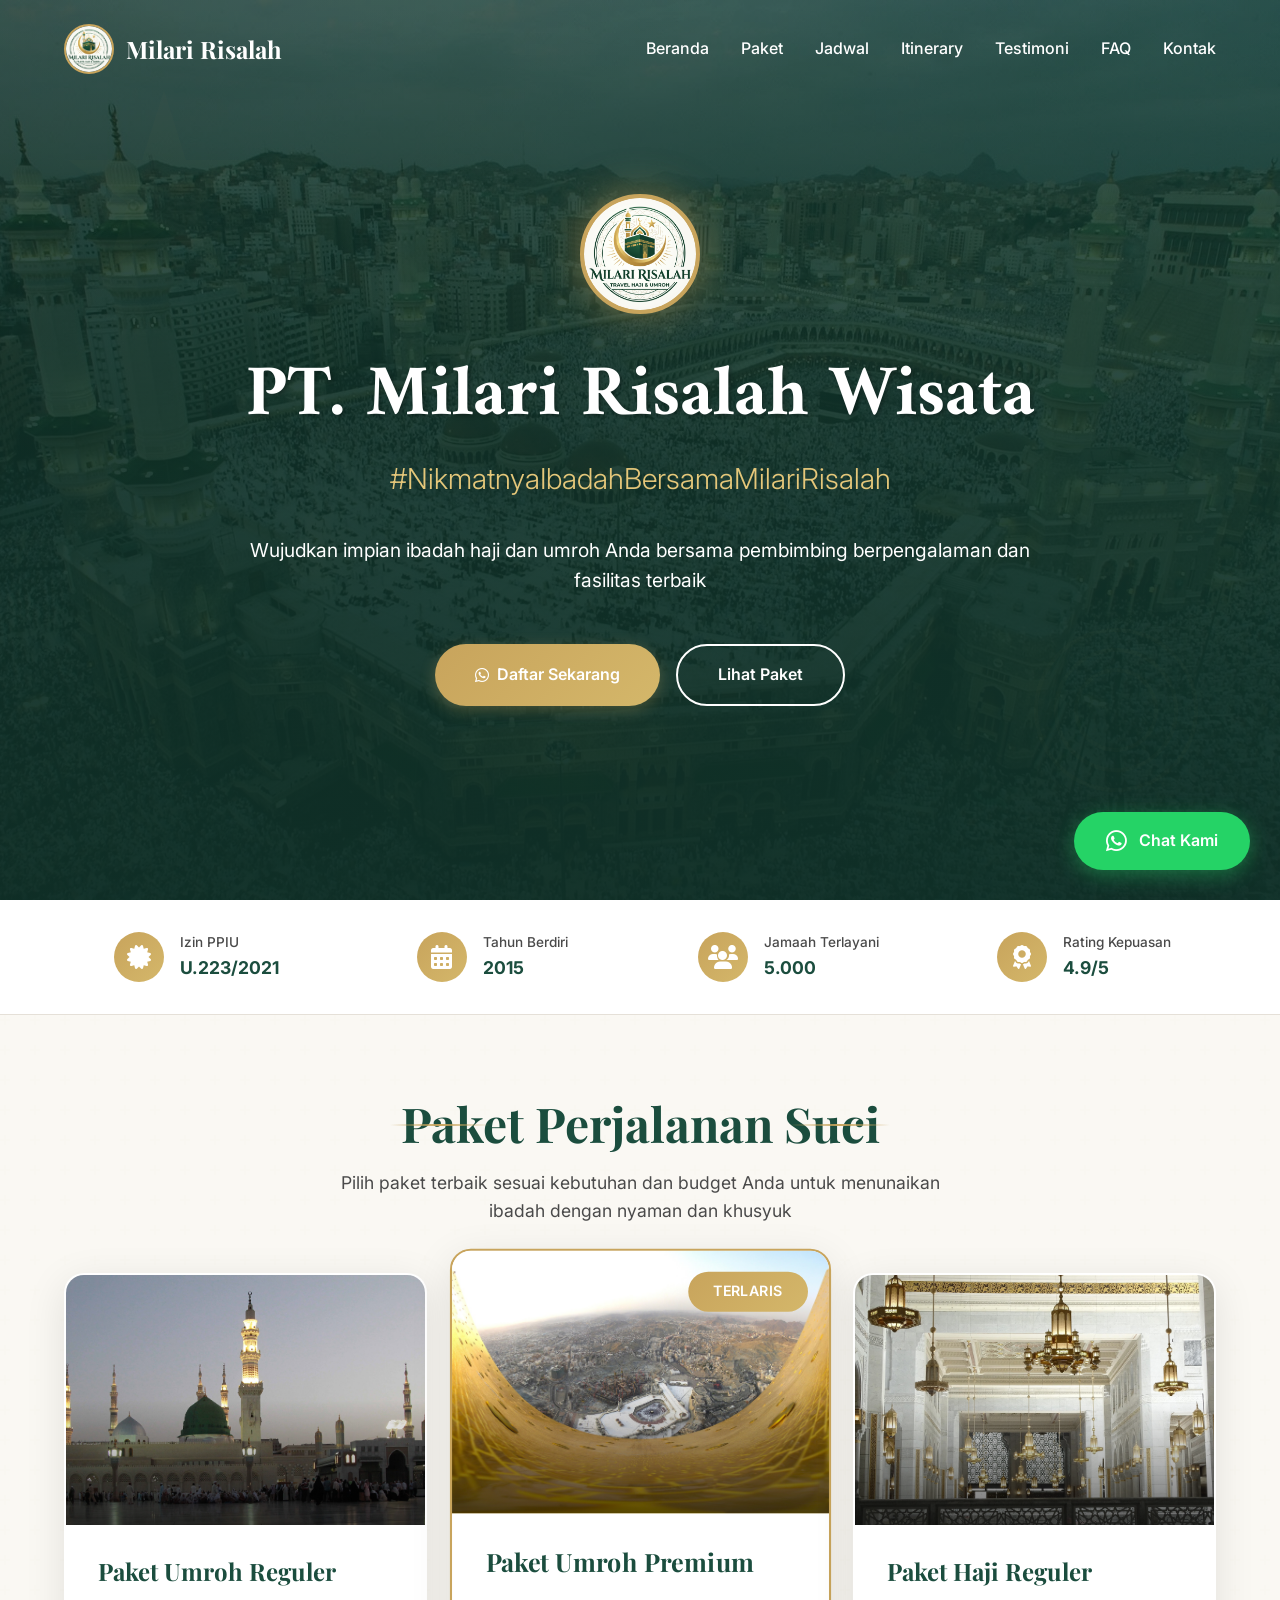
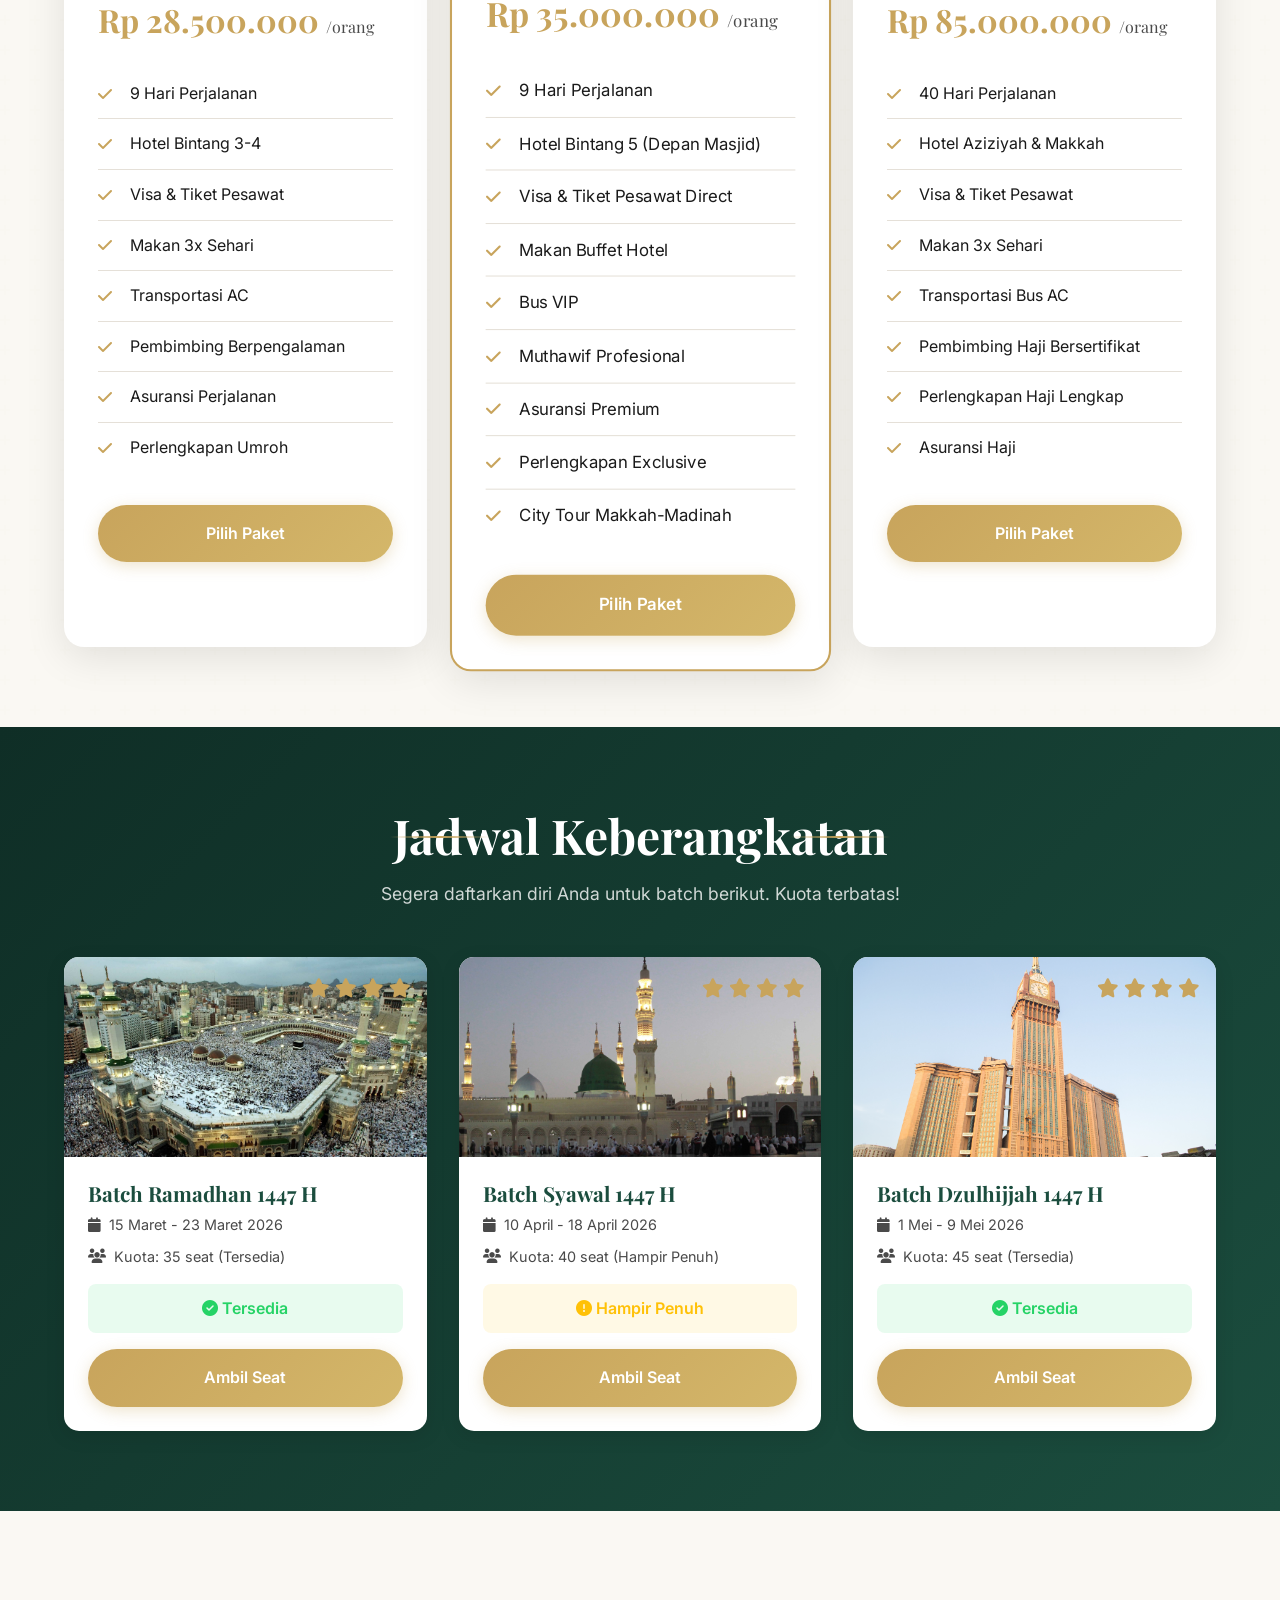
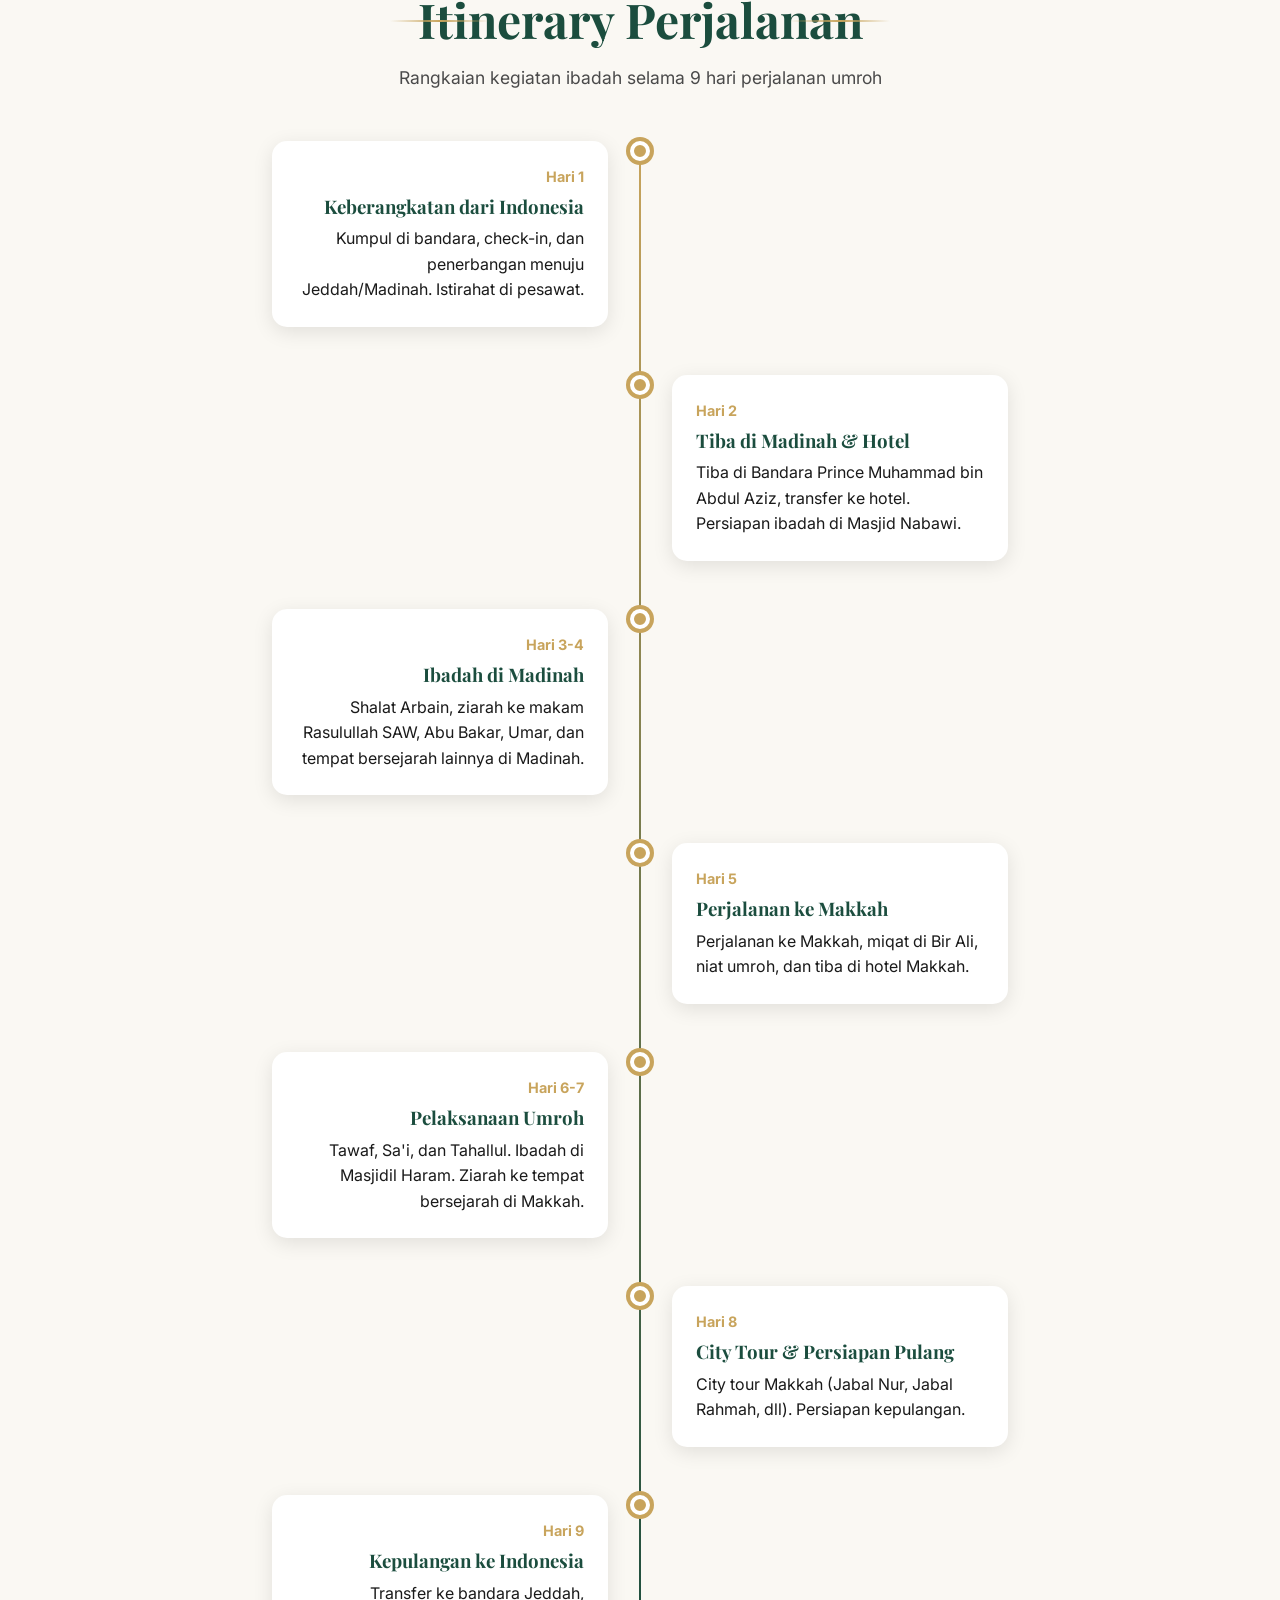
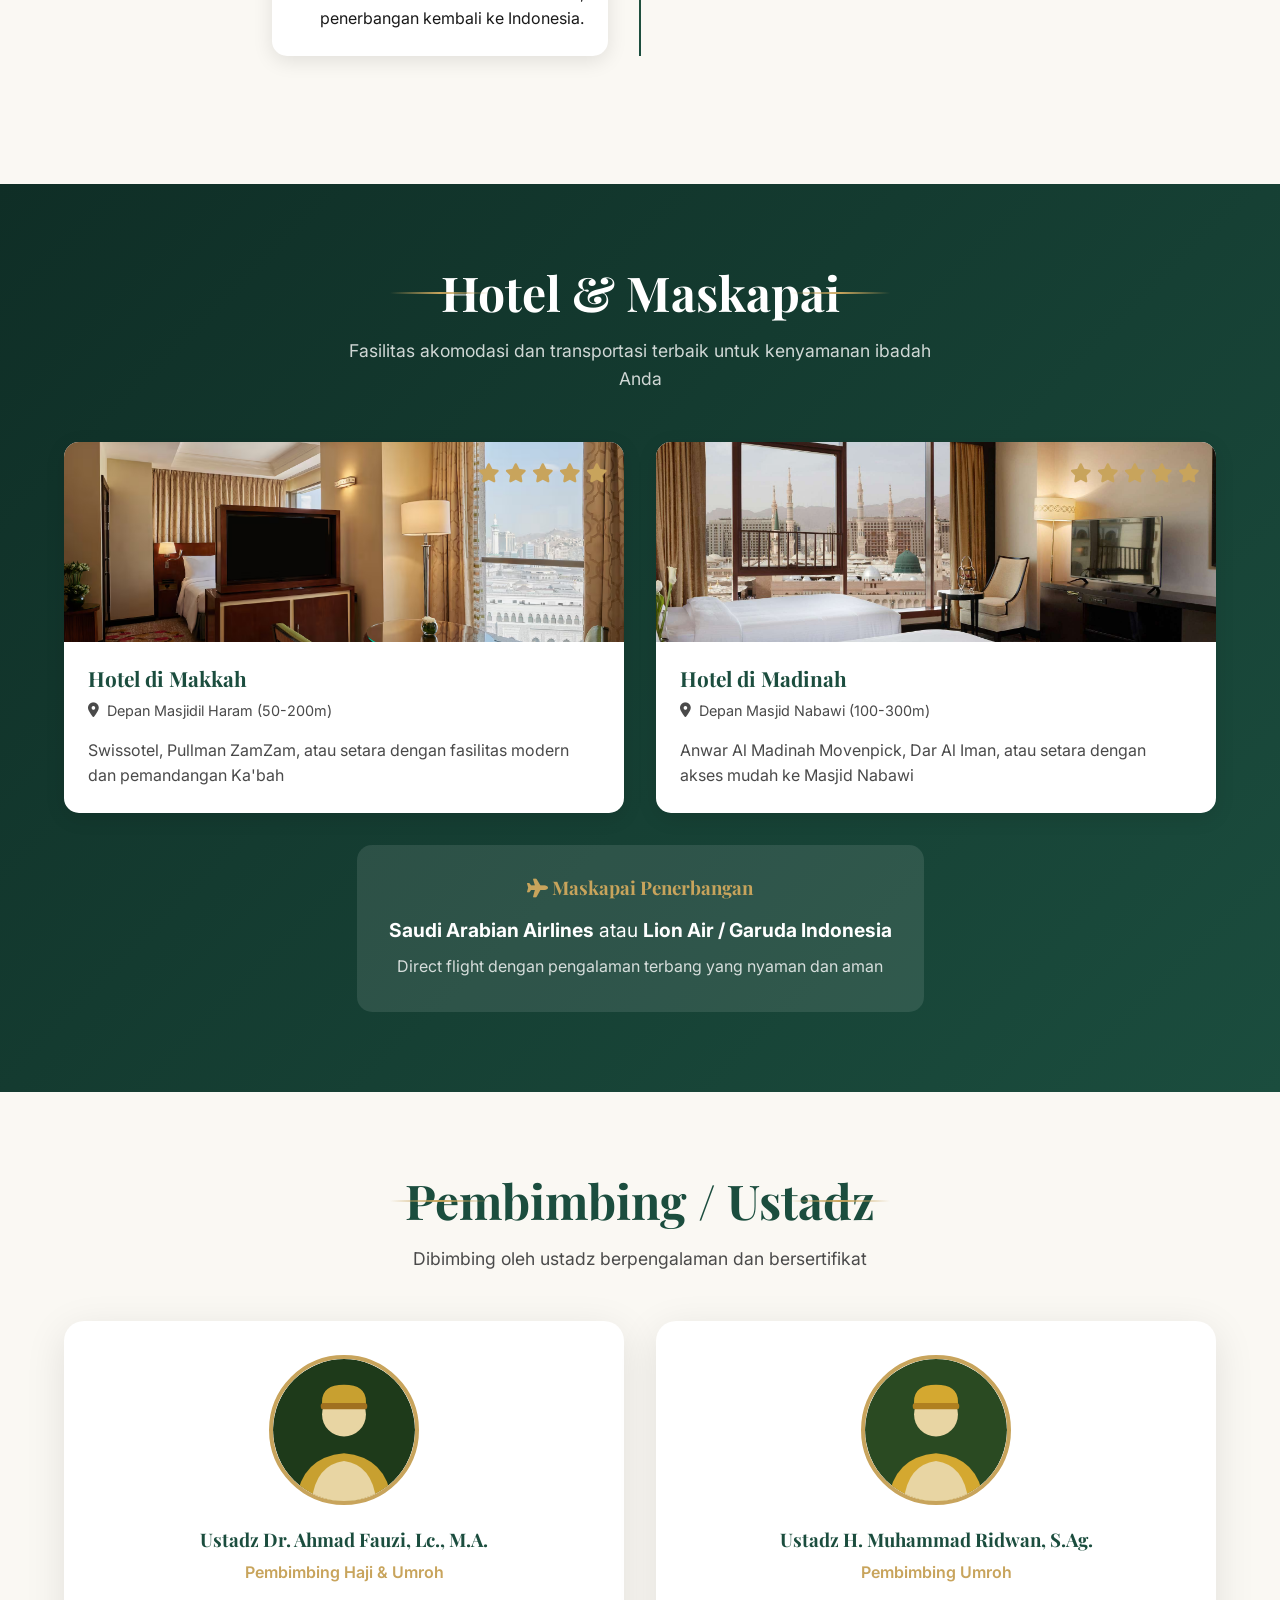
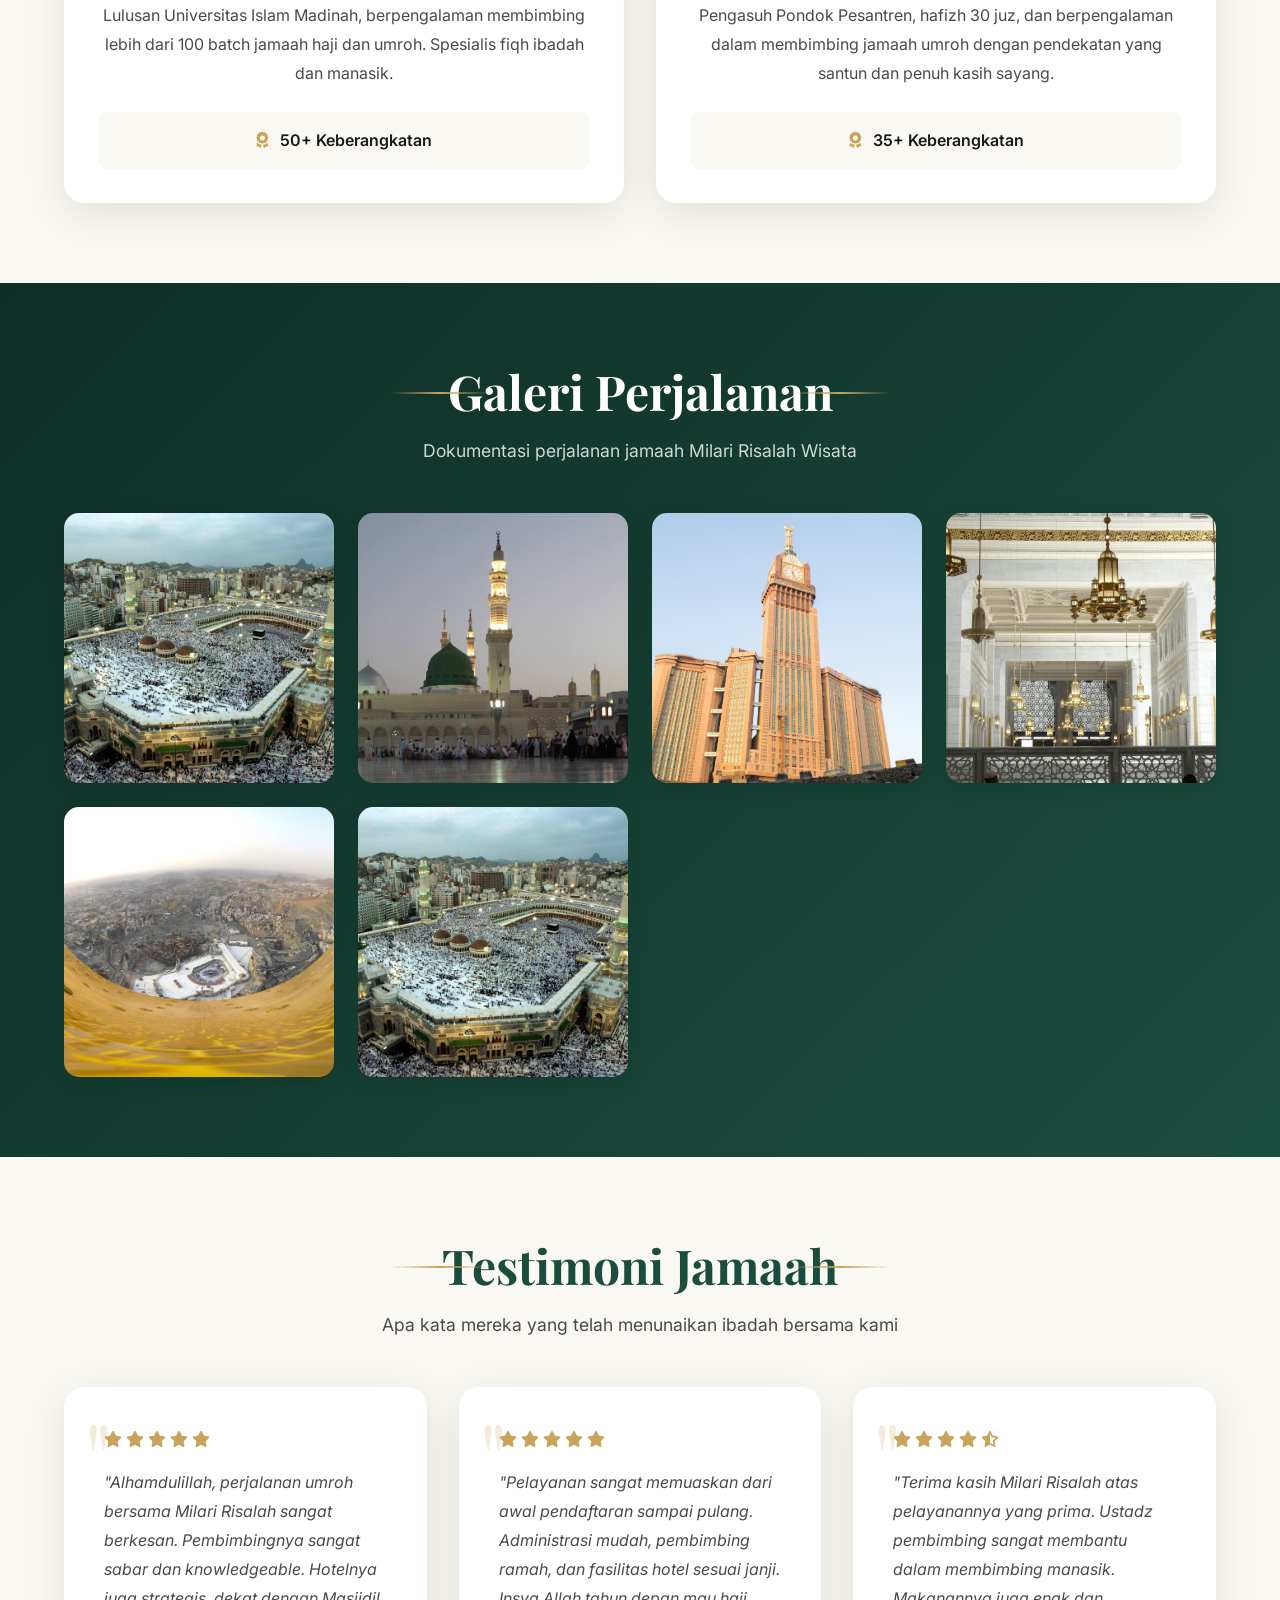
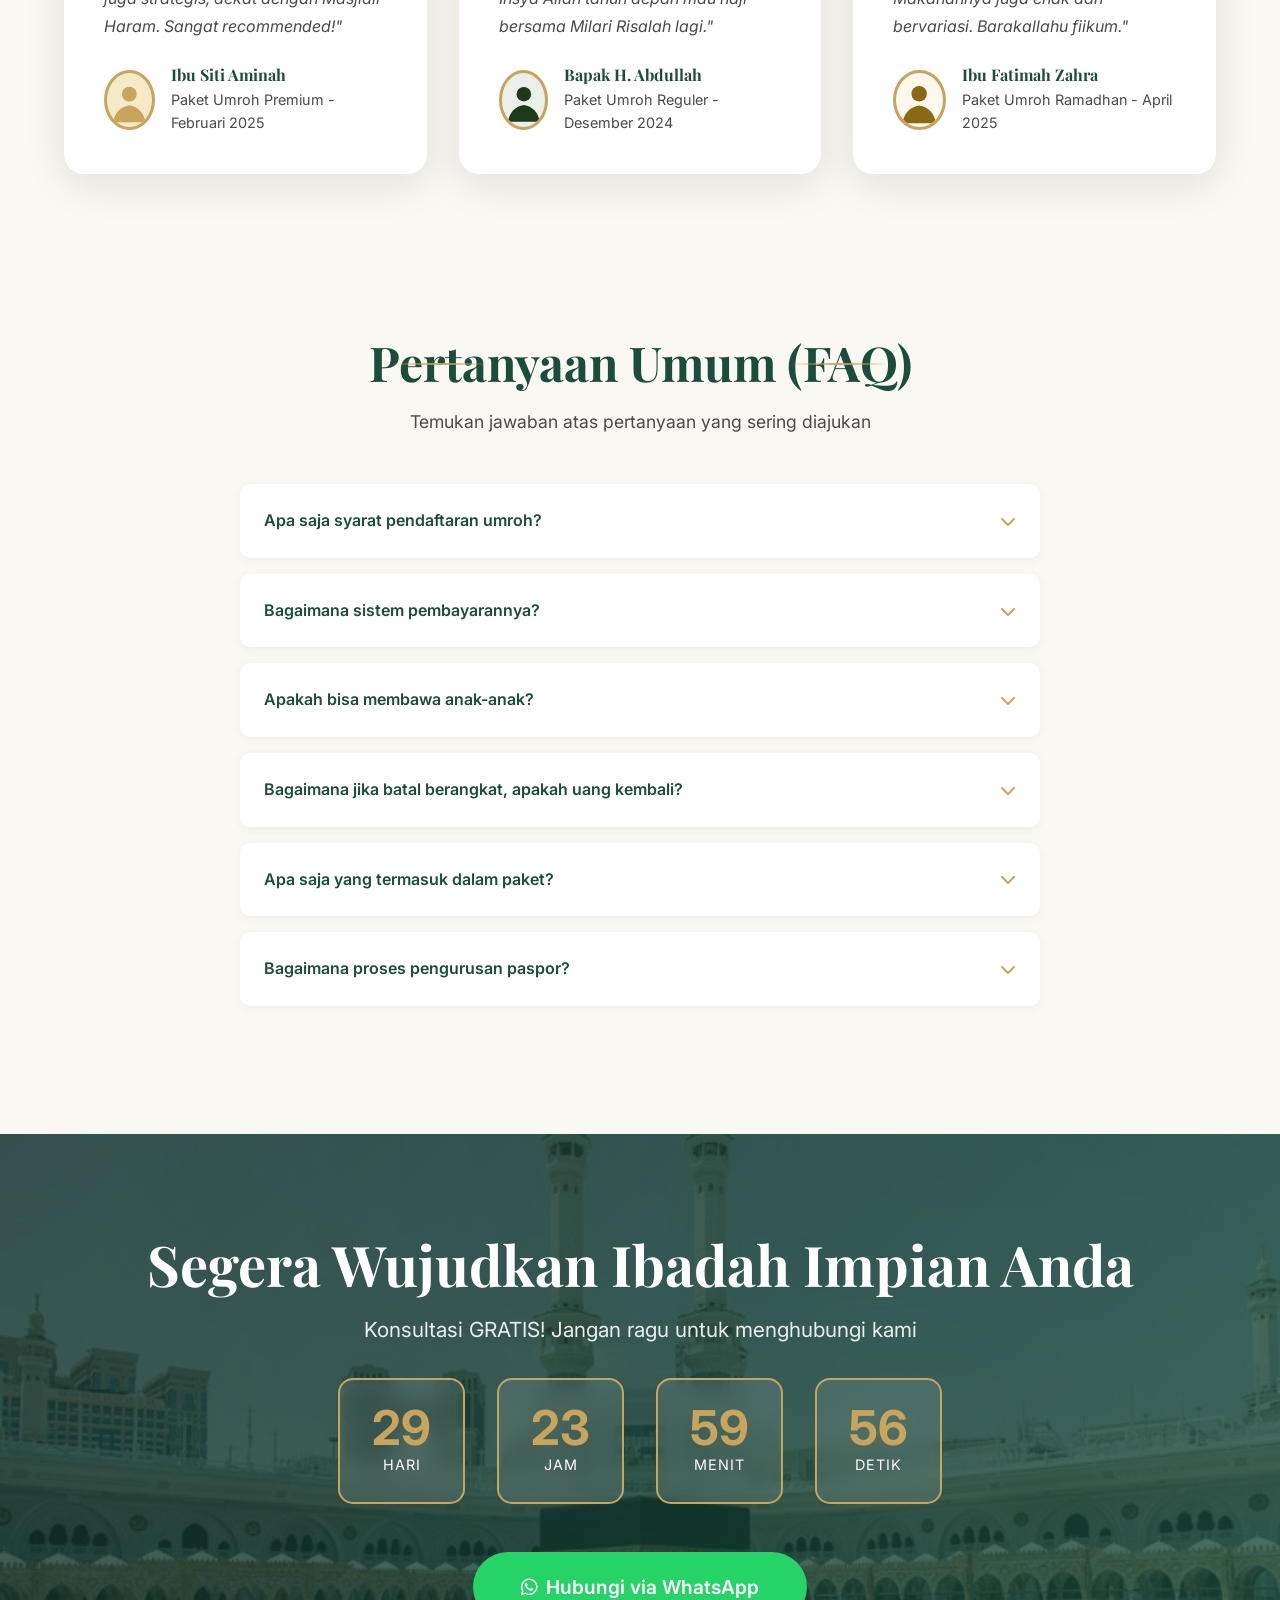
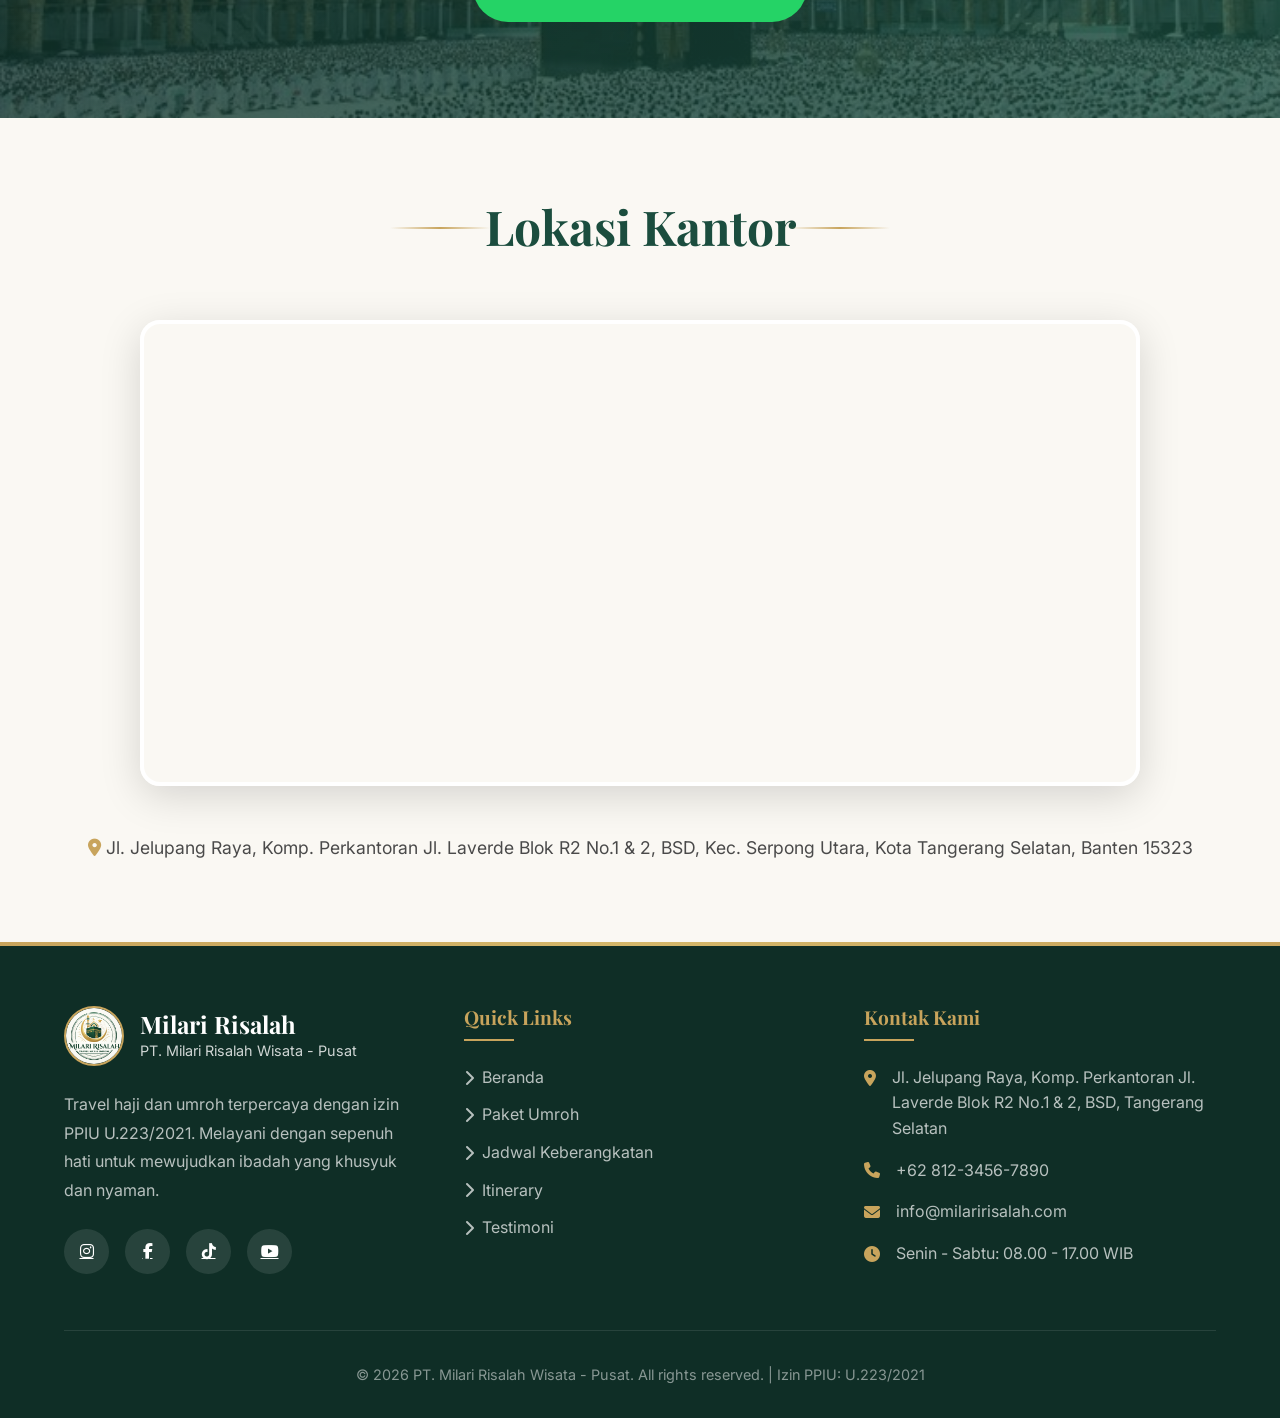
<file: milari-risalah/landing-3.html>
<!DOCTYPE html>
<html lang="id">
<head>
    <meta charset="UTF-8">
    <meta name="viewport" content="width=device-width, initial-scale=1.0">
    <meta name="description" content="PT. Milari Risalah Wisata - Pusat | Travel Haji & Umroh Terpercaya. Nikmatnya Ibadah Bersama Milari Risalah. Izin PPIU U.223/2021">
    <meta name="keywords" content="haji, umroh, travel umroh, milari risalah, paket umroh, ibadah haji">
    <meta property="og:title" content="Milari Risalah Wisata - Travel Haji & Umroh Terpercaya">
    <meta property="og:description" content="Nikmatnya Ibadah Bersama Milari Risalah. Izin PPIU U.223/2021">
    <meta property="og:type" content="website">
    <title>Milari Risalah Wisata - Travel Haji & Umroh Terpercaya | Izin PPIU U.223/2021</title>
    
    <!-- Google Fonts -->
    <link rel="icon" type="image/png" href="asset/mr-logo.png">
    <link rel="apple-touch-icon" href="asset/mr-logo.png">
    <link rel="preconnect" href="https://fonts.googleapis.com">
    <link rel="preconnect" href="https://fonts.gstatic.com" crossorigin>
    <link href="https://fonts.googleapis.com/css2?family=Playfair+Display:wght@400;600;700&family=Amiri:wght@400;700&family=Inter:wght@300;400;500;600;700&display=swap" rel="stylesheet">

    <!-- Font Awesome -->
    <link rel="stylesheet" href="https://cdnjs.cloudflare.com/ajax/libs/font-awesome/6.4.0/css/all.min.css">

    <style>
        :root {
            /* Color Palette extracted from logo */
            --primary-gold: #C8A45C;
            --secondary-gold: #D4B76A;
            --accent-gold: #E5C77A;
            --primary-green: #1B4D3E;
            --secondary-green: #2D6A57;
            --dark-green: #0F2E26;
            --neutral-dark: #1A1A1A;
            --neutral-light: #F5F3EF;
            --cream: #FAF8F3;
            --white: #FFFFFF;
            --text-gray: #4A4A4A;
            --border-light: #E5E0D8;
            
            /* Typography */
            --font-serif: 'Playfair Display', serif;
            --font-arabic: 'Amiri', serif;
            --font-sans: 'Inter', sans-serif;
            
            /* Spacing */
            --section-padding: 5rem 0;
            --container-width: 1200px;
            
            /* Transitions */
            --transition-smooth: all 0.4s cubic-bezier(0.4, 0, 0.2, 1);
            --transition-bounce: all 0.6s cubic-bezier(0.68, -0.55, 0.265, 1.55);
        }

        * {
            margin: 0;
            padding: 0;
            box-sizing: border-box;
        }

        html {
            scroll-behavior: smooth;
        }

        body {
            font-family: var(--font-sans);
            color: var(--neutral-dark);
            line-height: 1.6;
            background-color: var(--cream);
            overflow-x: hidden;
        }

        /* Islamic Geometric Pattern Background */
        .islamic-pattern {
            position: relative;
        }

        .islamic-pattern::before {
            content: '';
            position: absolute;
            top: 0;
            left: 0;
            right: 0;
            bottom: 0;
            background-image: url("data:image/svg+xml,%3Csvg width='60' height='60' viewBox='0 0 60 60' xmlns='http://www.w3.org/2000/svg'%3E%3Cg fill='none' fill-rule='evenodd'%3E%3Cg fill='%23C8A45C' fill-opacity='0.03'%3E%3Cpath d='M36 34v-4h-2v4h-4v2h4v4h2v-4h4v-2h-4zm0-30V0h-2v4h-4v2h4v4h2V6h4V4h-4zM6 34v-4H4v4H0v2h4v4h2v-4h4v-2H6zM6 4V0H4v4H0v2h4v4h2V6h4V4H6z'/%3E%3C/g%3E%3C/g%3E%3C/svg%3E");
            opacity: 0.4;
            pointer-events: none;
        }

        /* Animations */
        @keyframes fadeInUp {
            from {
                opacity: 0;
                transform: translateY(30px);
            }
            to {
                opacity: 1;
                transform: translateY(0);
            }
        }

        @keyframes fadeInLeft {
            from {
                opacity: 0;
                transform: translateX(-30px);
            }
            to {
                opacity: 1;
                transform: translateX(0);
            }
        }

        @keyframes fadeInRight {
            from {
                opacity: 0;
                transform: translateX(30px);
            }
            to {
                opacity: 1;
                transform: translateX(0);
            }
        }

        @keyframes scaleIn {
            from {
                opacity: 0;
                transform: scale(0.9);
            }
            to {
                opacity: 1;
                transform: scale(1);
            }
        }

        @keyframes float {
            0%, 100% {
                transform: translateY(0px);
            }
            50% {
                transform: translateY(-20px);
            }
        }

        @keyframes pulse {
            0%, 100% {
                box-shadow: 0 0 0 0 rgba(200, 164, 92, 0.4);
            }
            50% {
                box-shadow: 0 0 0 20px rgba(200, 164, 92, 0);
            }
        }

        @keyframes shimmer {
            0% {
                background-position: -1000px 0;
            }
            100% {
                background-position: 1000px 0;
            }
        }

        @keyframes gradientShift {
            0%, 100% {
                background-position: 0% 50%;
            }
            50% {
                background-position: 100% 50%;
            }
        }

        @keyframes counter {
            from {
                opacity: 0;
                transform: translateY(20px);
            }
            to {
                opacity: 1;
                transform: translateY(0);
            }
        }

        .animate-on-scroll {
            opacity: 0;
            transform: translateY(30px);
            transition: opacity 0.8s cubic-bezier(0.4, 0, 0.2, 1), 
                        transform 0.8s cubic-bezier(0.4, 0, 0.2, 1);
        }

        .animate-on-scroll.animated {
            opacity: 1;
            transform: translateY(0);
        }

        .delay-1 { transition-delay: 0.1s; }
        .delay-2 { transition-delay: 0.2s; }
        .delay-3 { transition-delay: 0.3s; }
        .delay-4 { transition-delay: 0.4s; }

        /* Container */
        .container {
            max-width: var(--container-width);
            margin: 0 auto;
            padding: 0 1.5rem;
        }

        /* Typography */
        h1, h2, h3, h4, h5, h6 {
            font-family: var(--font-serif);
            font-weight: 700;
            line-height: 1.2;
        }

        .section-title {
            font-size: clamp(2rem, 5vw, 3rem);
            color: var(--primary-green);
            text-align: center;
            margin-bottom: 1rem;
            position: relative;
            display: inline-block;
            width: 100%;
        }

        .section-title::before,
        .section-title::after {
            content: '';
            position: absolute;
            top: 50%;
            width: 100px;
            height: 2px;
            background: linear-gradient(90deg, transparent, var(--primary-gold), transparent);
        }

        .section-title::before {
            right: calc(50% + 150px);
        }

        .section-title::after {
            left: calc(50% + 150px);
        }

        .section-subtitle {
            text-align: center;
            color: var(--text-gray);
            font-size: 1.1rem;
            margin-bottom: 3rem;
            max-width: 600px;
            margin-left: auto;
            margin-right: auto;
        }

        /* Buttons */
        .btn {
            display: inline-flex;
            align-items: center;
            gap: 0.5rem;
            padding: 1rem 2.5rem;
            border: none;
            border-radius: 50px;
            font-family: var(--font-sans);
            font-weight: 600;
            font-size: 1rem;
            cursor: pointer;
            transition: var(--transition-smooth);
            text-decoration: none;
            position: relative;
            overflow: hidden;
        }

        .btn-primary {
            background: linear-gradient(135deg, var(--primary-gold), var(--secondary-gold));
            color: var(--white);
            box-shadow: 0 4px 15px rgba(200, 164, 92, 0.3);
        }

        .btn-primary:hover {
            transform: translateY(-3px);
            box-shadow: 0 10px 30px rgba(200, 164, 92, 0.4);
        }

        .btn-primary::before {
            content: '';
            position: absolute;
            top: 0;
            left: -100%;
            width: 100%;
            height: 100%;
            background: linear-gradient(90deg, transparent, rgba(255,255,255,0.3), transparent);
            animation: shimmer 3s infinite;
        }

        .btn-secondary {
            background: transparent;
            color: var(--white);
            border: 2px solid var(--white);
        }

        .btn-secondary:hover {
            background: var(--white);
            color: var(--primary-green);
        }

        .btn-whatsapp {
            background: #25D366;
            color: var(--white);
            animation: pulse 2s infinite;
        }

        .btn-whatsapp:hover {
            background: #128C7E;
            transform: translateY(-3px);
        }

        /* Navigation */
        .navbar {
            position: fixed;
            top: 0;
            left: 0;
            right: 0;
            z-index: 1000;
            padding: 1.5rem 0;
            transition: var(--transition-smooth);
            background: transparent;
        }

        .navbar.scrolled {
            background: rgba(27, 77, 62, 0.95);
            backdrop-filter: blur(10px);
            padding: 1rem 0;
            box-shadow: 0 2px 20px rgba(0,0,0,0.1);
        }

        .navbar .container {
            display: flex;
            justify-content: space-between;
            align-items: center;
        }

        .navbar-brand {
            display: flex;
            align-items: center;
            gap: 0.75rem;
            color: var(--white);
            text-decoration: none;
            font-family: var(--font-serif);
            font-weight: 700;
            font-size: 1.5rem;
        }

        .navbar-brand img {
            width: 50px;
            height: 50px;
            border-radius: 50%;
            border: 2px solid var(--primary-gold);
        }

        .navbar-menu {
            display: flex;
            gap: 2rem;
            list-style: none;
        }

        .navbar-menu a {
            color: var(--white);
            text-decoration: none;
            font-weight: 500;
            transition: var(--transition-smooth);
            position: relative;
        }

        .navbar-menu a::after {
            content: '';
            position: absolute;
            bottom: -5px;
            left: 0;
            width: 0;
            height: 2px;
            background: var(--primary-gold);
            transition: width 0.3s;
        }

        .navbar-menu a:hover::after {
            width: 100%;
        }

        .navbar-toggle {
            display: none;
            background: none;
            border: none;
            color: var(--white);
            font-size: 1.5rem;
            cursor: pointer;
        }

        /* Hero Section */
        .hero {
            min-height: 100vh;
            position: relative;
            display: flex;
            align-items: center;
            justify-content: center;
            overflow: hidden;
            background: linear-gradient(135deg, var(--dark-green) 0%, var(--primary-green) 100%);
        }

        .hero-bg {
            position: absolute;
            top: 0;
            left: 0;
            right: 0;
            bottom: 0;
            background-image: url('asset/hero2.jpg');
            background-size: cover;
            background-position: center;
            opacity: 0.3;
            animation: kenBurns 20s ease-in-out infinite alternate;
        }

        @keyframes kenBurns {
            from { transform: scale(1); }
            to { transform: scale(1.1); }
        }

        .hero-overlay {
            position: absolute;
            top: 0;
            left: 0;
            right: 0;
            bottom: 0;
            background: linear-gradient(to bottom, 
                rgba(15, 46, 38, 0.3) 0%, 
                rgba(15, 46, 38, 0.7) 50%,
                rgba(15, 46, 38, 0.9) 100%);
        }

        .hero-content {
            position: relative;
            z-index: 2;
            text-align: center;
            color: var(--white);
            padding: 2rem;
            max-width: 900px;
        }

        .hero-logo {
            width: 120px;
            height: 120px;
            margin: 0 auto 2rem;
            border-radius: 50%;
            border: 4px solid var(--primary-gold);
            box-shadow: 0 0 40px rgba(200, 164, 92, 0.5);
            animation: float 6s ease-in-out infinite;
            object-fit: cover;
            background: var(--primary-gold);
        }

        .hero-title {
            font-size: clamp(2.5rem, 6vw, 4.5rem);
            margin-bottom: 1rem;
            font-family: var(--font-arabic);
            text-shadow: 2px 2px 4px rgba(0,0,0,0.3);
            animation: fadeInUp 1s ease-out;
        }

        .hero-subtitle {
            font-size: clamp(1.2rem, 3vw, 1.8rem);
            margin-bottom: 2rem;
            color: var(--accent-gold);
            font-weight: 300;
            animation: fadeInUp 1s ease-out 0.3s both;
        }

        .hero-tagline {
            font-size: 1.2rem;
            margin-bottom: 3rem;
            opacity: 0.9;
            animation: fadeInUp 1s ease-out 0.6s both;
        }

        .hero-buttons {
            display: flex;
            gap: 1rem;
            justify-content: center;
            flex-wrap: wrap;
            animation: fadeInUp 1s ease-out 0.9s both;
        }

        .hero-decorative {
            position: absolute;
            width: 200px;
            height: 200px;
            opacity: 0.1;
            animation: float 8s ease-in-out infinite;
        }

        .hero-decorative.top-left {
            top: 10%;
            left: 5%;
        }

        .hero-decorative.bottom-right {
            bottom: 10%;
            right: 5%;
            animation-delay: 4s;
        }

        /* Trust Bar */
        .trust-bar {
            background: var(--white);
            padding: 2rem 0;
            border-bottom: 1px solid var(--border-light);
        }

        .trust-grid {
            display: grid;
            grid-template-columns: repeat(4, 1fr);
            gap: 2rem;
            align-items: center;
        }

        .trust-item {
            display: flex;
            align-items: center;
            gap: 1rem;
            justify-content: center;
        }

        .trust-icon {
            width: 50px;
            height: 50px;
            background: linear-gradient(135deg, var(--primary-gold), var(--secondary-gold));
            border-radius: 50%;
            display: flex;
            align-items: center;
            justify-content: center;
            color: var(--white);
            font-size: 1.5rem;
        }

        .trust-text {
            text-align: left;
        }

        .trust-label {
            font-size: 0.85rem;
            color: var(--text-gray);
            font-weight: 500;
        }

        .trust-value {
            font-weight: 700;
            color: var(--primary-green);
            font-size: 1.1rem;
        }

        /* Section Backgrounds */
        .section-light {
            background: var(--cream);
        }

        .section-dark {
            background: linear-gradient(135deg, var(--dark-green) 0%, var(--primary-green) 100%);
            color: var(--white);
            position: relative;
        }

        .section-dark .section-title {
            color: var(--white);
        }

        .section-dark .section-subtitle {
            color: rgba(255,255,255,0.8);
        }

        .section-gold {
            background: linear-gradient(135deg, var(--primary-gold) 0%, var(--secondary-gold) 100%);
            color: var(--white);
        }

        /* Package Cards */
        .packages-grid {
            display: grid;
            grid-template-columns: repeat(auto-fit, minmax(350px, 1fr));
            gap: 2rem;
            margin-top: 3rem;
        }

        .package-card {
            background: var(--white);
            border-radius: 20px;
            overflow: hidden;
            box-shadow: 0 10px 40px rgba(0,0,0,0.1);
            transition: var(--transition-bounce);
            position: relative;
            border: 2px solid transparent;
        }

        .package-card:hover {
            transform: translateY(-10px);
            box-shadow: 0 20px 60px rgba(0,0,0,0.15);
        }

        .package-card.featured {
            border-color: var(--primary-gold);
            transform: scale(1.05);
        }

        .package-card.featured:hover {
            transform: scale(1.05) translateY(-10px);
        }

        .package-badge {
            position: absolute;
            top: 20px;
            right: 20px;
            background: linear-gradient(135deg, var(--primary-gold), var(--secondary-gold));
            color: var(--white);
            padding: 0.5rem 1.5rem;
            border-radius: 50px;
            font-weight: 600;
            font-size: 0.85rem;
            z-index: 2;
        }

        .package-image {
            height: 250px;
            background-size: cover;
            background-position: center;
            position: relative;
        }

        .package-image::after {
            content: '';
            position: absolute;
            bottom: 0;
            left: 0;
            right: 0;
            height: 50%;
            background: linear-gradient(to top, rgba(0,0,0,0.6), transparent);
        }

        .package-content {
            padding: 2rem;
        }

        .package-header {
            margin-bottom: 1.5rem;
        }

        .package-title {
            font-size: 1.5rem;
            color: var(--primary-green);
            margin-bottom: 0.5rem;
        }

        .package-price {
            font-size: 2rem;
            color: var(--primary-gold);
            font-weight: 700;
            font-family: var(--font-serif);
        }

        .package-price span {
            font-size: 1rem;
            color: var(--text-gray);
            font-weight: 400;
        }

        .package-features {
            list-style: none;
            margin-bottom: 2rem;
        }

        .package-features li {
            padding: 0.75rem 0;
            border-bottom: 1px solid var(--border-light);
            display: flex;
            align-items: center;
            gap: 0.75rem;
        }

        .package-features li:last-child {
            border-bottom: none;
        }

        .package-features i {
            color: var(--primary-gold);
            width: 20px;
        }

        /* Timeline */
        .timeline {
            position: relative;
            max-width: 800px;
            margin: 3rem auto;
        }

        .timeline::before {
            content: '';
            position: absolute;
            left: 50%;
            transform: translateX(-50%);
            width: 2px;
            height: 100%;
            background: linear-gradient(to bottom, var(--primary-gold), var(--primary-green));
        }

        .timeline-item {
            margin-bottom: 3rem;
            position: relative;
            width: 50%;
            padding: 0 2rem;
        }

        .timeline-item:nth-child(odd) {
            left: 0;
            text-align: right;
        }

        .timeline-item:nth-child(even) {
            left: 50%;
            text-align: left;
        }

        .timeline-dot {
            position: absolute;
            width: 20px;
            height: 20px;
            background: var(--primary-gold);
            border-radius: 50%;
            top: 0;
            border: 4px solid var(--white);
            box-shadow: 0 0 0 4px var(--primary-gold);
        }

        .timeline-item:nth-child(odd) .timeline-dot {
            right: -10px;
        }

        .timeline-item:nth-child(even) .timeline-dot {
            left: -10px;
        }

        .timeline-content {
            background: var(--white);
            padding: 1.5rem;
            border-radius: 15px;
            box-shadow: 0 5px 20px rgba(0,0,0,0.1);
        }

        .timeline-day {
            color: var(--primary-gold);
            font-weight: 700;
            font-size: 0.9rem;
            margin-bottom: 0.5rem;
        }

        .timeline-title {
            color: var(--primary-green);
            margin-bottom: 0.5rem;
        }

        /* Hotel Cards */
        .hotels-grid {
            display: grid;
            grid-template-columns: repeat(auto-fit, minmax(300px, 1fr));
            gap: 2rem;
            margin-top: 3rem;
        }

        .hotel-card {
            background: var(--white);
            border-radius: 15px;
            overflow: hidden;
            box-shadow: 0 5px 20px rgba(0,0,0,0.1);
            transition: var(--transition-smooth);
        }

        .hotel-card:hover {
            transform: scale(1.03);
        }

        .hotel-image {
            height: 200px;
            background-size: cover;
            background-position: center;
            position: relative;
        }

        .hotel-stars {
            position: absolute;
            top: 1rem;
            right: 1rem;
            color: var(--primary-gold);
            font-size: 1.2rem;
        }

        .hotel-content {
            padding: 1.5rem;
        }

        .hotel-name {
            font-size: 1.3rem;
            color: var(--primary-green);
            margin-bottom: 0.5rem;
        }

        .hotel-location {
            color: var(--text-gray);
            font-size: 0.9rem;
            display: flex;
            align-items: center;
            gap: 0.5rem;
        }

        /* Gallery */
        .gallery-grid {
            display: grid;
            grid-template-columns: repeat(auto-fit, minmax(250px, 1fr));
            gap: 1.5rem;
            margin-top: 3rem;
        }

        .gallery-item {
            position: relative;
            border-radius: 15px;
            overflow: hidden;
            aspect-ratio: 1;
            cursor: pointer;
            box-shadow: 0 5px 20px rgba(0,0,0,0.1);
        }

        .gallery-item img {
            width: 100%;
            height: 100%;
            object-fit: cover;
            transition: transform 0.5s;
        }

        .gallery-item:hover img {
            transform: scale(1.1);
        }

        .gallery-overlay {
            position: absolute;
            top: 0;
            left: 0;
            right: 0;
            bottom: 0;
            background: rgba(27, 77, 62, 0.8);
            display: flex;
            align-items: center;
            justify-content: center;
            opacity: 0;
            transition: opacity 0.3s;
        }

        .gallery-item:hover .gallery-overlay {
            opacity: 1;
        }

        .gallery-overlay i {
            color: var(--white);
            font-size: 2rem;
        }

        /* Testimonials */
        .testimonials-grid {
            display: grid;
            grid-template-columns: repeat(auto-fit, minmax(350px, 1fr));
            gap: 2rem;
            margin-top: 3rem;
        }

        .testimonial-card {
            background: var(--white);
            padding: 2.5rem;
            border-radius: 20px;
            position: relative;
            box-shadow: 0 10px 40px rgba(0,0,0,0.1);
        }

        .testimonial-card::before {
            content: '"';
            position: absolute;
            top: 20px;
            left: 20px;
            font-size: 6rem;
            color: var(--primary-gold);
            opacity: 0.2;
            font-family: var(--font-serif);
            line-height: 1;
        }

        .testimonial-stars {
            color: var(--primary-gold);
            margin-bottom: 1rem;
        }

        .testimonial-text {
            color: var(--text-gray);
            margin-bottom: 1.5rem;
            font-style: italic;
            line-height: 1.8;
        }

        .testimonial-author {
            display: flex;
            align-items: center;
            gap: 1rem;
        }

        .testimonial-avatar {
            width: 60px;
            height: 60px;
            border-radius: 50%;
            object-fit: cover;
            border: 3px solid var(--primary-gold);
        }

        .testimonial-info h4 {
            color: var(--primary-green);
            margin-bottom: 0.25rem;
        }

        .testimonial-info p {
            color: var(--text-gray);
            font-size: 0.9rem;
        }

        /* FAQ */
        .faq-container {
            max-width: 800px;
            margin: 3rem auto;
        }

        .faq-item {
            background: var(--white);
            border-radius: 10px;
            margin-bottom: 1rem;
            overflow: hidden;
            box-shadow: 0 2px 10px rgba(0,0,0,0.05);
        }

        .faq-question {
            padding: 1.5rem;
            cursor: pointer;
            display: flex;
            justify-content: space-between;
            align-items: center;
            font-weight: 600;
            color: var(--primary-green);
            transition: var(--transition-smooth);
        }

        .faq-question:hover {
            background: var(--cream);
        }

        .faq-question i {
            transition: transform 0.3s;
            color: var(--primary-gold);
        }

        .faq-item.active .faq-question i {
            transform: rotate(180deg);
        }

        .faq-answer {
            padding: 0 1.5rem;
            max-height: 0;
            overflow: hidden;
            transition: all 0.3s ease;
            color: var(--text-gray);
        }

        .faq-item.active .faq-answer {
            padding: 0 1.5rem 1.5rem;
            max-height: 500px;
        }

        /* CTA Section */
        .cta-section {
            padding: 6rem 0;
            position: relative;
            overflow: hidden;
        }

        .cta-bg {
            position: absolute;
            top: 0;
            left: 0;
            right: 0;
            bottom: 0;
            background-image: url('asset/hero1.jpeg');
            background-size: cover;
            background-position: center;
            opacity: 0.2;
        }

        .cta-content {
            position: relative;
            z-index: 2;
            text-align: center;
        }

        .cta-title {
            font-size: clamp(2rem, 5vw, 3.5rem);
            margin-bottom: 1rem;
            color: var(--white);
        }

        .cta-subtitle {
            font-size: 1.3rem;
            margin-bottom: 2rem;
            color: rgba(255,255,255,0.9);
        }

        .cta-timer {
            display: flex;
            justify-content: center;
            gap: 2rem;
            margin-bottom: 3rem;
            flex-wrap: wrap;
        }

        .timer-item {
            background: rgba(255,255,255,0.1);
            backdrop-filter: blur(10px);
            padding: 1.5rem 2rem;
            border-radius: 15px;
            border: 2px solid var(--primary-gold);
        }

        .timer-number {
            font-size: 3rem;
            font-weight: 700;
            color: var(--primary-gold);
            display: block;
            line-height: 1;
        }

        .timer-label {
            font-size: 0.9rem;
            color: var(--white);
            text-transform: uppercase;
            letter-spacing: 1px;
        }

        /* Google Maps */
        .map-container {
            margin: 3rem auto;
            max-width: 1000px;
            border-radius: 20px;
            overflow: hidden;
            box-shadow: 0 10px 40px rgba(0,0,0,0.15);
            border: 4px solid var(--white);
        }

        .map-container iframe {
            width: 100%;
            height: 450px;
            border: none;
        }

        /* Footer */
        .footer {
            background: var(--dark-green);
            color: var(--white);
            padding: 4rem 0 2rem;
            position: relative;
        }

        .footer::before {
            content: '';
            position: absolute;
            top: 0;
            left: 0;
            right: 0;
            height: 4px;
            background: linear-gradient(90deg, var(--primary-gold), var(--secondary-gold), var(--primary-gold));
        }

        .footer-grid {
            display: grid;
            grid-template-columns: repeat(auto-fit, minmax(250px, 1fr));
            gap: 3rem;
            margin-bottom: 3rem;
        }

        .footer-brand {
            display: flex;
            align-items: center;
            gap: 1rem;
            margin-bottom: 1.5rem;
        }

        .footer-brand img {
            width: 60px;
            height: 60px;
            border-radius: 50%;
            border: 2px solid var(--primary-gold);
        }

        .footer-brand h3 {
            font-family: var(--font-serif);
            font-size: 1.5rem;
        }

        .footer-about {
            color: rgba(255,255,255,0.7);
            line-height: 1.8;
            margin-bottom: 1.5rem;
        }

        .footer-title {
            font-size: 1.2rem;
            margin-bottom: 1.5rem;
            color: var(--primary-gold);
            position: relative;
            padding-bottom: 0.75rem;
        }

        .footer-title::after {
            content: '';
            position: absolute;
            bottom: 0;
            left: 0;
            width: 50px;
            height: 2px;
            background: var(--primary-gold);
        }

        .footer-links {
            list-style: none;
        }

        .footer-links li {
            margin-bottom: 0.75rem;
        }

        .footer-links a {
            color: rgba(255,255,255,0.7);
            text-decoration: none;
            transition: var(--transition-smooth);
            display: flex;
            align-items: center;
            gap: 0.5rem;
        }

        .footer-links a:hover {
            color: var(--primary-gold);
            padding-left: 5px;
        }

        .footer-contact li {
            display: flex;
            align-items: flex-start;
            gap: 1rem;
            margin-bottom: 1rem;
            color: rgba(255,255,255,0.7);
        }

        .footer-contact i {
            color: var(--primary-gold);
            margin-top: 0.3rem;
        }

        .social-links {
            display: flex;
            gap: 1rem;
            margin-top: 1.5rem;
        }

        .social-links a {
            width: 45px;
            height: 45px;
            border-radius: 50%;
            background: rgba(255,255,255,0.1);
            display: flex;
            align-items: center;
            justify-content: center;
            color: var(--white);
            transition: var(--transition-smooth);
            border: 2px solid transparent;
        }

        .social-links a:hover {
            background: var(--primary-gold);
            transform: translateY(-3px);
            border-color: var(--white);
        }

        .footer-bottom {
            text-align: center;
            padding-top: 2rem;
            border-top: 1px solid rgba(255,255,255,0.1);
            color: rgba(255,255,255,0.5);
            font-size: 0.9rem;
        }

        /* Floating Elements */
        .floating-whatsapp {
            position: fixed;
            bottom: 30px;
            right: 30px;
            z-index: 999;
        }

        .floating-whatsapp a {
            display: flex;
            align-items: center;
            gap: 0.75rem;
            background: #25D366;
            color: var(--white);
            padding: 1rem 2rem;
            border-radius: 50px;
            text-decoration: none;
            font-weight: 600;
            box-shadow: 0 5px 20px rgba(37, 211, 102, 0.4);
            transition: var(--transition-smooth);
            animation: pulse 2s infinite;
        }

        .floating-whatsapp a:hover {
            transform: translateY(-5px);
            box-shadow: 0 10px 30px rgba(37, 211, 102, 0.5);
        }

        .floating-whatsapp .whatsapp-icon {
            font-size: 1.5rem;
        }

        .back-to-top {
            position: fixed;
            bottom: 30px;
            right: 30px;
            width: 50px;
            height: 50px;
            background: var(--primary-gold);
            color: var(--white);
            border-radius: 50%;
            display: flex;
            align-items: center;
            justify-content: center;
            cursor: pointer;
            opacity: 0;
            visibility: hidden;
            transition: var(--transition-smooth);
            z-index: 998;
            border: none;
            box-shadow: 0 5px 20px rgba(0,0,0,0.2);
        }

        .back-to-top.visible {
            opacity: 1;
            visibility: visible;
        }

        .back-to-top:hover {
            background: var(--secondary-gold);
            transform: translateY(-5px);
        }

        /* Responsive */
        @media (max-width: 1024px) {
            .trust-grid {
                grid-template-columns: repeat(2, 1fr);
            }
            
            .timeline::before {
                left: 30px;
            }
            
            .timeline-item {
                width: 100%;
                left: 0 !important;
                padding-left: 80px;
                text-align: left !important;
            }
            
            .timeline-dot {
                left: 20px !important;
                right: auto !important;
            }
        }

        @media (max-width: 768px) {
            .navbar-menu {
                position: fixed;
                top: 0;
                right: -100%;
                width: 80%;
                max-width: 400px;
                height: 100vh;
                background: var(--dark-green);
                flex-direction: column;
                padding: 100px 2rem 2rem;
                transition: right 0.3s;
            }
            
            .navbar-menu.active {
                right: 0;
            }
            
            .navbar-toggle {
                display: block;
            }
            
            .packages-grid,
            .testimonials-grid {
                grid-template-columns: 1fr;
            }
            
            .package-card.featured {
                transform: none;
            }
            
            .package-card.featured:hover {
                transform: translateY(-10px);
            }
            
            .trust-grid {
                grid-template-columns: 1fr;
                gap: 1.5rem;
            }
            
            .cta-timer {
                gap: 1rem;
            }
            
            .timer-item {
                padding: 1rem 1.5rem;
            }
            
            .timer-number {
                font-size: 2rem;
            }
        }

        @media (max-width: 480px) {
            :root {
                --section-padding: 3rem 0;
            }
            
            .hero-buttons {
                flex-direction: column;
                width: 100%;
            }
            
            .btn {
                width: 100%;
                justify-content: center;
            }
            
            .gallery-grid {
                grid-template-columns: 1fr;
            }
        }

        /* Reduced Motion */
        @media (prefers-reduced-motion: reduce) {
            * {
                animation-duration: 0.01ms !important;
                animation-iteration-count: 1 !important;
                transition-duration: 0.01ms !important;
            }
        }

        /* Utility Classes */
        .text-center { text-align: center; }
        .mt-2 { margin-top: 2rem; }
        .mb-2 { margin-bottom: 2rem; }
        .hidden { display: none; }
    </style>
</head>
<body>

    <!-- Navigation -->
    <nav class="navbar" id="navbar">
        <div class="container">
            <a href="#" class="navbar-brand">
                <img src="asset/mr-logo.png" alt="Milari Risalah Logo">
                <span>Milari Risalah</span>
            </a>
            <ul class="navbar-menu" id="navbarMenu">
                <li><a href="#beranda">Beranda</a></li>
                <li><a href="#paket">Paket</a></li>
                <li><a href="#jadwal">Jadwal</a></li>
                <li><a href="#itinerary">Itinerary</a></li>
                <li><a href="#testimoni">Testimoni</a></li>
                <li><a href="#faq">FAQ</a></li>
                <li><a href="#kontak">Kontak</a></li>
            </ul>
            <button class="navbar-toggle" id="navbarToggle">
                <i class="fas fa-bars"></i>
            </button>
        </div>
    </nav>

    <!-- Hero Section -->
    <section class="hero" id="beranda">
        <div class="hero-bg"></div>
        <div class="hero-overlay"></div>
        
        <!-- Decorative Elements -->
        <svg class="hero-decorative top-left" viewBox="0 0 100 100" fill="none" xmlns="http://www.w3.org/2000/svg">
            <path d="M50 0L61 35L98 35L68 57L79 91L50 70L21 91L32 57L2 35L39 35L50 0Z" fill="#C8A45C" opacity="0.2"/>
        </svg>
        <svg class="hero-decorative bottom-right" viewBox="0 0 100 100" fill="none" xmlns="http://www.w3.org/2000/svg">
            <circle cx="50" cy="50" r="40" stroke="#C8A45C" stroke-width="2" opacity="0.2"/>
            <circle cx="50" cy="50" r="30" stroke="#C8A45C" stroke-width="2" opacity="0.2"/>
            <circle cx="50" cy="50" r="20" stroke="#C8A45C" stroke-width="2" opacity="0.2"/>
        </svg>

        <div class="hero-content">
            <img src="asset/mr-logo.png" alt="Milari Risalah Logo" class="hero-logo">
            <h1 class="hero-title">PT. Milari Risalah Wisata</h1>
            <p class="hero-subtitle">#NikmatnyaIbadahBersamaMilariRisalah</p>
            <p class="hero-tagline">Wujudkan impian ibadah haji dan umroh Anda bersama pembimbing berpengalaman dan fasilitas terbaik</p>
            <div class="hero-buttons">
                <a href="https://wa.me/6281234567890?text=Assalamualaikum, saya tertarik dengan paket umroh/haji dari Milari Risalah Wisata" class="btn btn-primary" target="_blank">
                    <i class="fab fa-whatsapp"></i>
                    Daftar Sekarang
                </a>
                <a href="#paket" class="btn btn-secondary">
                    Lihat Paket
                </a>
            </div>
        </div>
    </section>

    <!-- Trust Bar -->
    <div class="trust-bar">
        <div class="container">
            <div class="trust-grid">
                <div class="trust-item animate-on-scroll">
                    <div class="trust-icon">
                        <i class="fas fa-certificate"></i>
                    </div>
                    <div class="trust-text">
                        <div class="trust-label">Izin PPIU</div>
                        <div class="trust-value">U.223/2021</div>
                    </div>
                </div>
                <div class="trust-item animate-on-scroll delay-1">
                    <div class="trust-icon">
                        <i class="fas fa-calendar-alt"></i>
                    </div>
                    <div class="trust-text">
                        <div class="trust-label">Tahun Berdiri</div>
                        <div class="trust-value">2015</div>
                    </div>
                </div>
                <div class="trust-item animate-on-scroll delay-2">
                    <div class="trust-icon">
                        <i class="fas fa-users"></i>
                    </div>
                    <div class="trust-text">
                        <div class="trust-label">Jamaah Terlayani</div>
                        <div class="trust-value" data-counter="5000">0</div>
                    </div>
                </div>
                <div class="trust-item animate-on-scroll delay-3">
                    <div class="trust-icon">
                        <i class="fas fa-award"></i>
                    </div>
                    <div class="trust-text">
                        <div class="trust-label">Rating Kepuasan</div>
                        <div class="trust-value">4.9/5</div>
                    </div>
                </div>
            </div>
        </div>
    </div>

    <!-- Packages Section -->
    <section class="section-light islamic-pattern" id="paket" style="padding: var(--section-padding);">
        <div class="container">
            <h2 class="section-title animate-on-scroll">Paket Perjalanan Suci</h2>
            <p class="section-subtitle animate-on-scroll delay-1">Pilih paket terbaik sesuai kebutuhan dan budget Anda untuk menunaikan ibadah dengan nyaman dan khusyuk</p>
            
            <div class="packages-grid">
                <!-- Paket Ekonomi -->
                <div class="package-card animate-on-scroll">
                    <div class="package-image" style="background-image: url('asset/hero3.jpg');">
                    </div>
                    <div class="package-content">
                        <div class="package-header">
                            <h3 class="package-title">Paket Umroh Reguler</h3>
                            <div class="package-price">Rp 28.500.000 <span>/orang</span></div>
                        </div>
                        <ul class="package-features">
                            <li><i class="fas fa-check"></i> 9 Hari Perjalanan</li>
                            <li><i class="fas fa-check"></i> Hotel Bintang 3-4</li>
                            <li><i class="fas fa-check"></i> Visa & Tiket Pesawat</li>
                            <li><i class="fas fa-check"></i> Makan 3x Sehari</li>
                            <li><i class="fas fa-check"></i> Transportasi AC</li>
                            <li><i class="fas fa-check"></i> Pembimbing Berpengalaman</li>
                            <li><i class="fas fa-check"></i> Asuransi Perjalanan</li>
                            <li><i class="fas fa-check"></i> Perlengkapan Umroh</li>
                        </ul>
                        <a href="https://wa.me/6281234567890?text=Assalamualaikum, saya tertarik dengan Paket Umroh Reguler" class="btn btn-primary" style="width: 100%; justify-content: center;" target="_blank">
                            Pilih Paket
                        </a>
                    </div>
                </div>

                <!-- Paket Premium (Featured) -->
                <div class="package-card featured animate-on-scroll delay-1">
                    <div class="package-badge">TERLARIS</div>
                    <div class="package-image" style="background-image: url('asset/hero6.jpg');">
                    </div>
                    <div class="package-content">
                        <div class="package-header">
                            <h3 class="package-title">Paket Umroh Premium</h3>
                            <div class="package-price">Rp 35.000.000 <span>/orang</span></div>
                        </div>
                        <ul class="package-features">
                            <li><i class="fas fa-check"></i> 9 Hari Perjalanan</li>
                            <li><i class="fas fa-check"></i> Hotel Bintang 5 (Depan Masjid)</li>
                            <li><i class="fas fa-check"></i> Visa & Tiket Pesawat Direct</li>
                            <li><i class="fas fa-check"></i> Makan Buffet Hotel</li>
                            <li><i class="fas fa-check"></i> Bus VIP</li>
                            <li><i class="fas fa-check"></i> Muthawif Profesional</li>
                            <li><i class="fas fa-check"></i> Asuransi Premium</li>
                            <li><i class="fas fa-check"></i> Perlengkapan Exclusive</li>
                            <li><i class="fas fa-check"></i> City Tour Makkah-Madinah</li>
                        </ul>
                        <a href="https://wa.me/6281234567890?text=Assalamualaikum, saya tertarik dengan Paket Umroh Premium" class="btn btn-primary" style="width: 100%; justify-content: center;" target="_blank">
                            Pilih Paket
                        </a>
                    </div>
                </div>

                <!-- Paket Haji -->
                <div class="package-card animate-on-scroll delay-2">
                    <div class="package-image" style="background-image: url('asset/hero5.jpg');">
                    </div>
                    <div class="package-content">
                        <div class="package-header">
                            <h3 class="package-title">Paket Haji Reguler</h3>
                            <div class="package-price">Rp 85.000.000 <span>/orang</span></div>
                        </div>
                        <ul class="package-features">
                            <li><i class="fas fa-check"></i> 40 Hari Perjalanan</li>
                            <li><i class="fas fa-check"></i> Hotel Aziziyah & Makkah</li>
                            <li><i class="fas fa-check"></i> Visa & Tiket Pesawat</li>
                            <li><i class="fas fa-check"></i> Makan 3x Sehari</li>
                            <li><i class="fas fa-check"></i> Transportasi Bus AC</li>
                            <li><i class="fas fa-check"></i> Pembimbing Haji Bersertifikat</li>
                            <li><i class="fas fa-check"></i> Perlengkapan Haji Lengkap</li>
                            <li><i class="fas fa-check"></i> Asuransi Haji</li>
                        </ul>
                        <a href="https://wa.me/6281234567890?text=Assalamualaikum, saya tertarik dengan Paket Haji Reguler" class="btn btn-primary" style="width: 100%; justify-content: center;" target="_blank">
                            Pilih Paket
                        </a>
                    </div>
                </div>
            </div>
        </div>
    </section>

    <!-- Schedule Section -->
    <section class="section-dark" id="jadwal" style="padding: var(--section-padding);">
        <div class="container">
            <h2 class="section-title animate-on-scroll">Jadwal Keberangkatan</h2>
            <p class="section-subtitle animate-on-scroll delay-1">Segera daftarkan diri Anda untuk batch berikut. Kuota terbatas!</p>
            
            <div class="hotels-grid" style="margin-top: 3rem;">
                <div class="hotel-card animate-on-scroll">
                    <div class="hotel-image" style="background-image: url('asset/hero2.jpg');">
                        <div class="hotel-stars">
                            <i class="fas fa-star"></i>
                            <i class="fas fa-star"></i>
                            <i class="fas fa-star"></i>
                            <i class="fas fa-star"></i>
                        </div>
                    </div>
                    <div class="hotel-content">
                        <h3 class="hotel-name">Batch Ramadhan 1447 H</h3>
                        <div class="hotel-location">
                            <i class="fas fa-calendar"></i>
                            <span>15 Maret - 23 Maret 2026</span>
                        </div>
                        <div class="hotel-location" style="margin-top: 0.5rem;">
                            <i class="fas fa-users"></i>
                            <span>Kuota: 35 seat (Tersedia)</span>
                        </div>
                        <div style="margin-top: 1rem; padding: 0.75rem; background: rgba(37, 211, 102, 0.1); border-radius: 8px; color: #25D366; text-align: center; font-weight: 600;">
                            <i class="fas fa-check-circle"></i> Tersedia
                        </div>
                        <a href="https://wa.me/6281234567890?text=Assalamualaikum, saya ingin daftar Batch Ramadhan 1447 H" class="btn btn-primary" style="width: 100%; justify-content: center; margin-top: 1rem;" target="_blank">
                            Ambil Seat
                        </a>
                    </div>
                </div>

                <div class="hotel-card animate-on-scroll delay-1">
                    <div class="hotel-image" style="background-image: url('asset/hero3.jpg');">
                        <div class="hotel-stars">
                            <i class="fas fa-star"></i>
                            <i class="fas fa-star"></i>
                            <i class="fas fa-star"></i>
                            <i class="fas fa-star"></i>
                        </div>
                    </div>
                    <div class="hotel-content">
                        <h3 class="hotel-name">Batch Syawal 1447 H</h3>
                        <div class="hotel-location">
                            <i class="fas fa-calendar"></i>
                            <span>10 April - 18 April 2026</span>
                        </div>
                        <div class="hotel-location" style="margin-top: 0.5rem;">
                            <i class="fas fa-users"></i>
                            <span>Kuota: 40 seat (Hampir Penuh)</span>
                        </div>
                        <div style="margin-top: 1rem; padding: 0.75rem; background: rgba(255, 193, 7, 0.1); border-radius: 8px; color: #FFC107; text-align: center; font-weight: 600; animation: pulse 2s infinite;">
                            <i class="fas fa-exclamation-circle"></i> Hampir Penuh
                        </div>
                        <a href="https://wa.me/6281234567890?text=Assalamualaikum, saya ingin daftar Batch Syawal 1447 H" class="btn btn-primary" style="width: 100%; justify-content: center; margin-top: 1rem;" target="_blank">
                            Ambil Seat
                        </a>
                    </div>
                </div>

                <div class="hotel-card animate-on-scroll delay-2">
                    <div class="hotel-image" style="background-image: url('asset/hero4.jpg');">
                        <div class="hotel-stars">
                            <i class="fas fa-star"></i>
                            <i class="fas fa-star"></i>
                            <i class="fas fa-star"></i>
                            <i class="fas fa-star"></i>
                        </div>
                    </div>
                    <div class="hotel-content">
                        <h3 class="hotel-name">Batch Dzulhijjah 1447 H</h3>
                        <div class="hotel-location">
                            <i class="fas fa-calendar"></i>
                            <span>1 Mei - 9 Mei 2026</span>
                        </div>
                        <div class="hotel-location" style="margin-top: 0.5rem;">
                            <i class="fas fa-users"></i>
                            <span>Kuota: 45 seat (Tersedia)</span>
                        </div>
                        <div style="margin-top: 1rem; padding: 0.75rem; background: rgba(37, 211, 102, 0.1); border-radius: 8px; color: #25D366; text-align: center; font-weight: 600;">
                            <i class="fas fa-check-circle"></i> Tersedia
                        </div>
                        <a href="https://wa.me/6281234567890?text=Assalamualaikum, saya ingin daftar Batch Dzulhijjah 1447 H" class="btn btn-primary" style="width: 100%; justify-content: center; margin-top: 1rem;" target="_blank">
                            Ambil Seat
                        </a>
                    </div>
                </div>
            </div>
        </div>
    </section>

    <!-- Itinerary Section -->
    <section class="section-light" id="itinerary" style="padding: var(--section-padding);">
        <div class="container">
            <h2 class="section-title animate-on-scroll">Itinerary Perjalanan</h2>
            <p class="section-subtitle animate-on-scroll delay-1">Rangkaian kegiatan ibadah selama 9 hari perjalanan umroh</p>
            
            <div class="timeline">
                <div class="timeline-item animate-on-scroll">
                    <div class="timeline-dot"></div>
                    <div class="timeline-content">
                        <div class="timeline-day">Hari 1</div>
                        <h3 class="timeline-title">Keberangkatan dari Indonesia</h3>
                        <p>Kumpul di bandara, check-in, dan penerbangan menuju Jeddah/Madinah. Istirahat di pesawat.</p>
                    </div>
                </div>
                
                <div class="timeline-item animate-on-scroll delay-1">
                    <div class="timeline-dot"></div>
                    <div class="timeline-content">
                        <div class="timeline-day">Hari 2</div>
                        <h3 class="timeline-title">Tiba di Madinah & Hotel</h3>
                        <p>Tiba di Bandara Prince Muhammad bin Abdul Aziz, transfer ke hotel. Persiapan ibadah di Masjid Nabawi.</p>
                    </div>
                </div>
                
                <div class="timeline-item animate-on-scroll delay-2">
                    <div class="timeline-dot"></div>
                    <div class="timeline-content">
                        <div class="timeline-day">Hari 3-4</div>
                        <h3 class="timeline-title">Ibadah di Madinah</h3>
                        <p>Shalat Arbain, ziarah ke makam Rasulullah SAW, Abu Bakar, Umar, dan tempat bersejarah lainnya di Madinah.</p>
                    </div>
                </div>
                
                <div class="timeline-item animate-on-scroll delay-3">
                    <div class="timeline-dot"></div>
                    <div class="timeline-content">
                        <div class="timeline-day">Hari 5</div>
                        <h3 class="timeline-title">Perjalanan ke Makkah</h3>
                        <p>Perjalanan ke Makkah, miqat di Bir Ali, niat umroh, dan tiba di hotel Makkah.</p>
                    </div>
                </div>
                
                <div class="timeline-item animate-on-scroll">
                    <div class="timeline-dot"></div>
                    <div class="timeline-content">
                        <div class="timeline-day">Hari 6-7</div>
                        <h3 class="timeline-title">Pelaksanaan Umroh</h3>
                        <p>Tawaf, Sa'i, dan Tahallul. Ibadah di Masjidil Haram. Ziarah ke tempat bersejarah di Makkah.</p>
                    </div>
                </div>
                
                <div class="timeline-item animate-on-scroll delay-1">
                    <div class="timeline-dot"></div>
                    <div class="timeline-content">
                        <div class="timeline-day">Hari 8</div>
                        <h3 class="timeline-title">City Tour & Persiapan Pulang</h3>
                        <p>City tour Makkah (Jabal Nur, Jabal Rahmah, dll). Persiapan kepulangan.</p>
                    </div>
                </div>
                
                <div class="timeline-item animate-on-scroll delay-2">
                    <div class="timeline-dot"></div>
                    <div class="timeline-content">
                        <div class="timeline-day">Hari 9</div>
                        <h3 class="timeline-title">Kepulangan ke Indonesia</h3>
                        <p>Transfer ke bandara Jeddah, penerbangan kembali ke Indonesia.</p>
                    </div>
                </div>
            </div>
        </div>
    </section>

    <!-- Hotel & Airline Section -->
    <section class="section-dark" style="padding: var(--section-padding);">
        <div class="container">
            <h2 class="section-title animate-on-scroll">Hotel & Maskapai</h2>
            <p class="section-subtitle animate-on-scroll delay-1">Fasilitas akomodasi dan transportasi terbaik untuk kenyamanan ibadah Anda</p>
            
            <div class="hotels-grid">
                <div class="hotel-card animate-on-scroll">
                    <div class="hotel-image" style="background-image: url('asset/hotel1.png');">
                        <div class="hotel-stars">
                            <i class="fas fa-star"></i>
                            <i class="fas fa-star"></i>
                            <i class="fas fa-star"></i>
                            <i class="fas fa-star"></i>
                            <i class="fas fa-star"></i>
                        </div>
                    </div>
                    <div class="hotel-content">
                        <h3 class="hotel-name">Hotel di Makkah</h3>
                        <p class="hotel-location">
                            <i class="fas fa-map-marker-alt"></i>
                            Depan Masjidil Haram (50-200m)
                        </p>
                        <p style="margin-top: 1rem; color: var(--text-gray);">
                            Swissotel, Pullman ZamZam, atau setara dengan fasilitas modern dan pemandangan Ka'bah
                        </p>
                    </div>
                </div>

                <div class="hotel-card animate-on-scroll delay-1">
                    <div class="hotel-image" style="background-image: url('asset/hotel2.png');">
                        <div class="hotel-stars">
                            <i class="fas fa-star"></i>
                            <i class="fas fa-star"></i>
                            <i class="fas fa-star"></i>
                            <i class="fas fa-star"></i>
                            <i class="fas fa-star"></i>
                        </div>
                    </div>
                    <div class="hotel-content">
                        <h3 class="hotel-name">Hotel di Madinah</h3>
                        <p class="hotel-location">
                            <i class="fas fa-map-marker-alt"></i>
                            Depan Masjid Nabawi (100-300m)
                        </p>
                        <p style="margin-top: 1rem; color: var(--text-gray);">
                            Anwar Al Madinah Movenpick, Dar Al Iman, atau setara dengan akses mudah ke Masjid Nabawi
                        </p>
                    </div>
                </div>
            </div>

            <div class="mt-2 text-center animate-on-scroll delay-2">
                <div style="background: rgba(255,255,255,0.1); padding: 2rem; border-radius: 15px; display: inline-block;">
                    <h3 style="color: var(--primary-gold); margin-bottom: 1rem;">
                        <i class="fas fa-plane"></i> Maskapai Penerbangan
                    </h3>
                    <p style="font-size: 1.2rem;">
                        <strong>Saudi Arabian Airlines</strong> atau <strong>Lion Air / Garuda Indonesia</strong>
                    </p>
                    <p style="margin-top: 0.5rem; opacity: 0.8;">
                        Direct flight dengan pengalaman terbang yang nyaman dan aman
                    </p>
                </div>
            </div>
        </div>
    </section>

    <!-- Pembimbing Section -->
    <section class="section-light" style="padding: var(--section-padding);">
        <div class="container">
            <h2 class="section-title animate-on-scroll">Pembimbing / Ustadz</h2>
            <p class="section-subtitle animate-on-scroll delay-1">Dibimbing oleh ustadz berpengalaman dan bersertifikat</p>
            
            <div class="packages-grid" style="margin-top: 3rem;">
                <div class="package-card animate-on-scroll" style="text-align: center;">
                    <div style="padding: 2rem;">
                        <svg xmlns="http://www.w3.org/2000/svg" viewBox="0 0 110 110" width="150" height="150" style="border-radius:50%;border:4px solid var(--primary-gold);margin-bottom:1.5rem;display:block;margin-left:auto;margin-right:auto;">
                          <circle cx="55" cy="55" r="55" fill="#1e3a1a"/>
                          <circle cx="55" cy="43" r="17" fill="#e8d5a3"/>
                          <path d="M38 33 Q38 20 55 20 Q72 20 72 33 L72 36 Q55 32 38 36 Z" fill="#c8a030"/>
                          <rect x="37" y="34" width="36" height="5" rx="2" fill="#a07020"/>
                          <path d="M18 110 Q22 76 55 73 Q88 76 92 110 Z" fill="#c8a030"/>
                          <path d="M30 110 Q33 82 55 79 Q77 82 80 110 Z" fill="#e8d5a3"/>
                        </svg>
                        <h3 style="color: var(--primary-green); margin-bottom: 0.5rem;">Ustadz Dr. Ahmad Fauzi, Lc., M.A.</h3>
                        <p style="color: var(--primary-gold); font-weight: 600; margin-bottom: 1rem;">Pembimbing Haji & Umroh</p>
                        <p style="color: var(--text-gray); line-height: 1.8;">
                            Lulusan Universitas Islam Madinah, berpengalaman membimbing lebih dari 100 batch jamaah haji dan umroh. Spesialis fiqh ibadah dan manasik.
                        </p>
                        <div style="margin-top: 1.5rem; padding: 1rem; background: var(--cream); border-radius: 10px;">
                            <i class="fas fa-award" style="color: var(--primary-gold);"></i>
                            <span style="margin-left: 0.5rem; font-weight: 600;">50+ Keberangkatan</span>
                        </div>
                    </div>
                </div>

                <div class="package-card animate-on-scroll delay-1" style="text-align: center;">
                    <div style="padding: 2rem;">
                        <svg xmlns="http://www.w3.org/2000/svg" viewBox="0 0 110 110" width="150" height="150" style="border-radius:50%;border:4px solid var(--primary-gold);margin-bottom:1.5rem;display:block;margin-left:auto;margin-right:auto;">
                          <circle cx="55" cy="55" r="55" fill="#2a4a22"/>
                          <circle cx="55" cy="43" r="17" fill="#e8d5a3"/>
                          <path d="M38 33 Q38 20 55 20 Q72 20 72 33 L72 36 Q55 32 38 36 Z" fill="#d4a830"/>
                          <rect x="37" y="34" width="36" height="5" rx="2" fill="#b08020"/>
                          <path d="M18 110 Q22 76 55 73 Q88 76 92 110 Z" fill="#d4a830"/>
                          <path d="M30 110 Q33 82 55 79 Q77 82 80 110 Z" fill="#e8d5a3"/>
                        </svg>
                        <h3 style="color: var(--primary-green); margin-bottom: 0.5rem;">Ustadz H. Muhammad Ridwan, S.Ag.</h3>
                        <p style="color: var(--primary-gold); font-weight: 600; margin-bottom: 1rem;">Pembimbing Umroh</p>
                        <p style="color: var(--text-gray); line-height: 1.8;">
                            Pengasuh Pondok Pesantren, hafizh 30 juz, dan berpengalaman dalam membimbing jamaah umroh dengan pendekatan yang santun dan penuh kasih sayang.
                        </p>
                        <div style="margin-top: 1.5rem; padding: 1rem; background: var(--cream); border-radius: 10px;">
                            <i class="fas fa-award" style="color: var(--primary-gold);"></i>
                            <span style="margin-left: 0.5rem; font-weight: 600;">35+ Keberangkatan</span>
                        </div>
                    </div>
                </div>
            </div>
        </div>
    </section>

    <!-- Gallery Section -->
    <section class="section-dark" style="padding: var(--section-padding);">
        <div class="container">
            <h2 class="section-title animate-on-scroll">Galeri Perjalanan</h2>
            <p class="section-subtitle animate-on-scroll delay-1">Dokumentasi perjalanan jamaah Milari Risalah Wisata</p>
            
            <div class="gallery-grid">
                <div class="gallery-item animate-on-scroll">
                    <img src="asset/hero2.jpg" alt="Aerial Masjidil Haram" loading="lazy">
                    <div class="gallery-overlay">
                        <i class="fas fa-search-plus"></i>
                    </div>
                </div>
                <div class="gallery-item animate-on-scroll delay-1">
                    <img src="asset/hero3.jpg" alt="Masjid Nabawi malam hari" loading="lazy">
                    <div class="gallery-overlay">
                        <i class="fas fa-search-plus"></i>
                    </div>
                </div>
                <div class="gallery-item animate-on-scroll delay-2">
                    <img src="asset/hero4.jpg" alt="Abraj Al-Bait Clock Tower" loading="lazy">
                    <div class="gallery-overlay">
                        <i class="fas fa-search-plus"></i>
                    </div>
                </div>
                <div class="gallery-item animate-on-scroll">
                    <img src="asset/hero5.jpg" alt="Interior masjid elegan" loading="lazy">
                    <div class="gallery-overlay">
                        <i class="fas fa-search-plus"></i>
                    </div>
                </div>
                <div class="gallery-item animate-on-scroll delay-1">
                    <img src="asset/hero6.jpg" alt="Aerial Ka'bah dari atas" loading="lazy">
                    <div class="gallery-overlay">
                        <i class="fas fa-search-plus"></i>
                    </div>
                </div>
                <div class="gallery-item animate-on-scroll delay-2">
                    <img src="asset/hero2.jpg" alt="Masjidil Haram golden hour" loading="lazy">
                    <div class="gallery-overlay">
                        <i class="fas fa-search-plus"></i>
                    </div>
                </div>
            </div>
        </div>
    </section>

    <!-- Testimonials Section -->
    <section class="section-light" id="testimoni" style="padding: var(--section-padding);">
        <div class="container">
            <h2 class="section-title animate-on-scroll">Testimoni Jamaah</h2>
            <p class="section-subtitle animate-on-scroll delay-1">Apa kata mereka yang telah menunaikan ibadah bersama kami</p>
            
            <div class="testimonials-grid">
                <div class="testimonial-card animate-on-scroll">
                    <div class="testimonial-stars">
                        <i class="fas fa-star"></i>
                        <i class="fas fa-star"></i>
                        <i class="fas fa-star"></i>
                        <i class="fas fa-star"></i>
                        <i class="fas fa-star"></i>
                    </div>
                    <p class="testimonial-text">
                        "Alhamdulillah, perjalanan umroh bersama Milari Risalah sangat berkesan. Pembimbingnya sangat sabar dan knowledgeable. Hotelnya juga strategis, dekat dengan Masjidil Haram. Sangat recommended!"
                    </p>
                    <div class="testimonial-author">
                        <svg xmlns="http://www.w3.org/2000/svg" viewBox="0 0 60 60" width="60" height="60" class="testimonial-avatar" style="border-radius:50%;border:3px solid var(--primary-gold);background:#f4e9c8;">
                          <circle cx="30" cy="22" r="10" fill="#c8a45c"/>
                          <path d="M8 60 Q12 40 30 37 Q48 40 52 60 Z" fill="#c8a45c"/>
                        </svg>
                        <div class="testimonial-info">
                            <h4>Ibu Siti Aminah</h4>
                            <p>Paket Umroh Premium - Februari 2025</p>
                        </div>
                    </div>
                </div>

                <div class="testimonial-card animate-on-scroll delay-1">
                    <div class="testimonial-stars">
                        <i class="fas fa-star"></i>
                        <i class="fas fa-star"></i>
                        <i class="fas fa-star"></i>
                        <i class="fas fa-star"></i>
                        <i class="fas fa-star"></i>
                    </div>
                    <p class="testimonial-text">
                        "Pelayanan sangat memuaskan dari awal pendaftaran sampai pulang. Administrasi mudah, pembimbing ramah, dan fasilitas hotel sesuai janji. Insya Allah tahun depan mau haji bersama Milari Risalah lagi."
                    </p>
                    <div class="testimonial-author">
                        <svg xmlns="http://www.w3.org/2000/svg" viewBox="0 0 60 60" width="60" height="60" class="testimonial-avatar" style="border-radius:50%;border:3px solid var(--primary-gold);background:#e8f0e8;">
                          <circle cx="30" cy="22" r="10" fill="#1e3a1a"/>
                          <path d="M8 60 Q12 40 30 37 Q48 40 52 60 Z" fill="#1e3a1a"/>
                        </svg>
                        <div class="testimonial-info">
                            <h4>Bapak H. Abdullah</h4>
                            <p>Paket Umroh Reguler - Desember 2024</p>
                        </div>
                    </div>
                </div>

                <div class="testimonial-card animate-on-scroll delay-2">
                    <div class="testimonial-stars">
                        <i class="fas fa-star"></i>
                        <i class="fas fa-star"></i>
                        <i class="fas fa-star"></i>
                        <i class="fas fa-star"></i>
                        <i class="fas fa-star-half-alt"></i>
                    </div>
                    <p class="testimonial-text">
                        "Terima kasih Milari Risalah atas pelayanannya yang prima. Ustadz pembimbing sangat membantu dalam membimbing manasik. Makanannya juga enak dan bervariasi. Barakallahu fiikum."
                    </p>
                    <div class="testimonial-author">
                        <svg xmlns="http://www.w3.org/2000/svg" viewBox="0 0 60 60" width="60" height="60" class="testimonial-avatar" style="border-radius:50%;border:3px solid var(--primary-gold);background:#fff8ee;">
                          <circle cx="30" cy="22" r="10" fill="#8b6914"/>
                          <path d="M8 60 Q12 40 30 37 Q48 40 52 60 Z" fill="#8b6914"/>
                        </svg>
                        <div class="testimonial-info">
                            <h4>Ibu Fatimah Zahra</h4>
                            <p>Paket Umroh Ramadhan - April 2025</p>
                        </div>
                    </div>
                </div>
            </div>
        </div>
    </section>

    <!-- FAQ Section -->
    <section class="section-light" id="faq" style="padding: var(--section-padding);">
        <div class="container">
            <h2 class="section-title animate-on-scroll">Pertanyaan Umum (FAQ)</h2>
            <p class="section-subtitle animate-on-scroll delay-1">Temukan jawaban atas pertanyaan yang sering diajukan</p>
            
            <div class="faq-container">
                <div class="faq-item animate-on-scroll">
                    <div class="faq-question">
                        <span>Apa saja syarat pendaftaran umroh?</span>
                        <i class="fas fa-chevron-down"></i>
                    </div>
                    <div class="faq-answer">
                        <p>Syarat pendaftaran umroh meliputi: KTP asli, Paspor (masa berlaku minimal 7 bulan), Foto 3x4 background putih (6 lembar), Buku nikah (untuk suami istri), Fotokopi kartu keluarga, dan Surat keterangan vaksin meningitis.</p>
                    </div>
                </div>

                <div class="faq-item animate-on-scroll delay-1">
                    <div class="faq-question">
                        <span>Bagaimana sistem pembayarannya?</span>
                        <i class="fas fa-chevron-down"></i>
                    </div>
                    <div class="faq-answer">
                        <p>Kami menyediakan sistem pembayaran yang fleksibel: DP 30% saat pendaftaran, cicilan hingga 6x sebelum keberangkatan, dan pelunasan H-30 keberangkatan. Pembayaran dapat dilakukan via transfer bank atau tunai di kantor kami.</p>
                    </div>
                </div>

                <div class="faq-item animate-on-scroll delay-2">
                    <div class="faq-question">
                        <span>Apakah bisa membawa anak-anak?</span>
                        <i class="fas fa-chevron-down"></i>
                    </div>
                    <div class="faq-answer">
                        <p>Tentu, kami menerima jamaah anak-anak. Untuk anak di bawah 12 tahun mendapat diskon khusus. Namun, kami sarankan anak sudah cukup dewasa untuk mengikuti rangkaian ibadah dengan baik.</p>
                    </div>
                </div>

                <div class="faq-item animate-on-scroll">
                    <div class="faq-question">
                        <span>Bagaimana jika batal berangkat, apakah uang kembali?</span>
                        <i class="fas fa-chevron-down"></i>
                    </div>
                    <div class="faq-answer">
                        <p>Pembatalan mengikuti ketentuan: H-60 pengembalian 80%, H-30 pengembalian 50%, H-14 pengembalian 20%, dan H-7 tidak ada pengembalian. Pembatalan karena force majeure akan dibahas secara khusus.</p>
                    </div>
                </div>

                <div class="faq-item animate-on-scroll delay-1">
                    <div class="faq-question">
                        <span>Apa saja yang termasuk dalam paket?</span>
                        <i class="fas fa-chevron-down"></i>
                    </div>
                    <div class="faq-answer">
                        <p>Paket sudah termasuk: Tiket pesawat PP, Visa umroh, Hotel di Makkah & Madinah, Transportasi bus AC, Makan 3x sehari, Pembimbing/manasik, Asuransi perjalanan, Perlengkapan umroh (koper, tas, kain ihram, dll), dan Air Zamzam 5 liter.</p>
                    </div>
                </div>

                <div class="faq-item animate-on-scroll delay-2">
                    <div class="faq-question">
                        <span>Bagaimana proses pengurusan paspor?</span>
                        <i class="fas fa-chevron-down"></i>
                    </div>
                    <div class="faq-answer">
                        <p>Bagi yang belum memiliki paspor, kami akan membantu mengarahkan proses pembuatan paspor di kantor imigrasi. Pastikan Anda mendaftar minimal 2-3 bulan sebelum keberangkatan untuk memberikan waktu pengurusan dokumen.</p>
                    </div>
                </div>
            </div>
        </div>
    </section>

    <!-- CTA Section -->
    <section class="cta-section section-dark" id="kontak">
        <div class="cta-bg"></div>
        <div class="container">
            <div class="cta-content">
                <h2 class="cta-title animate-on-scroll">Segera Wujudkan Ibadah Impian Anda</h2>
                <p class="cta-subtitle animate-on-scroll delay-1">Konsultasi GRATIS! Jangan ragu untuk menghubungi kami</p>
                
                <div class="cta-timer animate-on-scroll delay-2" id="countdown">
                    <div class="timer-item">
                        <span class="timer-number" id="days">00</span>
                        <span class="timer-label">Hari</span>
                    </div>
                    <div class="timer-item">
                        <span class="timer-number" id="hours">00</span>
                        <span class="timer-label">Jam</span>
                    </div>
                    <div class="timer-item">
                        <span class="timer-number" id="minutes">00</span>
                        <span class="timer-label">Menit</span>
                    </div>
                    <div class="timer-item">
                        <span class="timer-number" id="seconds">00</span>
                        <span class="timer-label">Detik</span>
                    </div>
                </div>

                <a href="https://wa.me/6281234567890?text=Assalamualaikum, saya tertarik dengan paket umroh/haji dari Milari Risalah Wisata" class="btn btn-whatsapp animate-on-scroll delay-3" style="font-size: 1.2rem; padding: 1.25rem 3rem;" target="_blank">
                    <i class="fab fa-whatsapp"></i>
                    Hubungi via WhatsApp
                </a>
            </div>
        </div>
    </section>

    <!-- Google Maps -->
    <section class="section-light" style="padding: var(--section-padding);">
        <div class="container">
            <h2 class="section-title animate-on-scroll">Lokasi Kantor</h2>
            <div class="map-container animate-on-scroll delay-1">
                <iframe src="https://www.google.com/maps/embed?pb=!1m18!1m12!1m3!1d3966.1234567890123!2d106.65432109876543!3d-6.298765432109876!2m3!1f0!2f0!3f0!3m2!1i1024!2i768!4f13.1!3m3!1m2!1s0x0%3A0x0!2zNsKwMTcnNTUuNiJTIDEwNsKwMzknMTUuNiJF!5e0!3m2!1sen!2sid!4v1234567890123!5m2!1sen!2sid" allowfullscreen="" loading="lazy" referrerpolicy="no-referrer-when-downgrade"></iframe>
            </div>
            <div class="text-center animate-on-scroll delay-2">
                <p style="font-size: 1.1rem; color: var(--text-gray);">
                    <i class="fas fa-map-marker-alt" style="color: var(--primary-gold);"></i>
                    Jl. Jelupang Raya, Komp. Perkantoran Jl. Laverde Blok R2 No.1 & 2, BSD, Kec. Serpong Utara, Kota Tangerang Selatan, Banten 15323
                </p>
            </div>
        </div>
    </section>

    <!-- Footer -->
    <footer class="footer">
        <div class="container">
            <div class="footer-grid">
                <div>
                    <div class="footer-brand">
                        <img src="asset/mr-logo.png" alt="Milari Risalah Logo">
                        <div>
                            <h3>Milari Risalah</h3>
                            <p style="font-size: 0.9rem; opacity: 0.8;">PT. Milari Risalah Wisata - Pusat</p>
                        </div>
                    </div>
                    <p class="footer-about">
                        Travel haji dan umroh terpercaya dengan izin PPIU U.223/2021. Melayani dengan sepenuh hati untuk mewujudkan ibadah yang khusyuk dan nyaman.
                    </p>
                    <div class="social-links">
                        <a href="#" aria-label="Instagram"><i class="fab fa-instagram"></i></a>
                        <a href="#" aria-label="Facebook"><i class="fab fa-facebook-f"></i></a>
                        <a href="#" aria-label="TikTok"><i class="fab fa-tiktok"></i></a>
                        <a href="#" aria-label="YouTube"><i class="fab fa-youtube"></i></a>
                    </div>
                </div>

                <div>
                    <h4 class="footer-title">Quick Links</h4>
                    <ul class="footer-links">
                        <li><a href="#beranda"><i class="fas fa-chevron-right"></i> Beranda</a></li>
                        <li><a href="#paket"><i class="fas fa-chevron-right"></i> Paket Umroh</a></li>
                        <li><a href="#jadwal"><i class="fas fa-chevron-right"></i> Jadwal Keberangkatan</a></li>
                        <li><a href="#itinerary"><i class="fas fa-chevron-right"></i> Itinerary</a></li>
                        <li><a href="#testimoni"><i class="fas fa-chevron-right"></i> Testimoni</a></li>
                    </ul>
                </div>

                <div>
                    <h4 class="footer-title">Kontak Kami</h4>
                    <ul class="footer-contact">
                        <li>
                            <i class="fas fa-map-marker-alt"></i>
                            <span>Jl. Jelupang Raya, Komp. Perkantoran Jl. Laverde Blok R2 No.1 & 2, BSD, Tangerang Selatan</span>
                        </li>
                        <li>
                            <i class="fas fa-phone"></i>
                            <span>+62 812-3456-7890</span>
                        </li>
                        <li>
                            <i class="fas fa-envelope"></i>
                            <span>info@milaririsalah.com</span>
                        </li>
                        <li>
                            <i class="fas fa-clock"></i>
                            <span>Senin - Sabtu: 08.00 - 17.00 WIB</span>
                        </li>
                    </ul>
                </div>
            </div>

            <div class="footer-bottom">
                <p>&copy; 2026 PT. Milari Risalah Wisata - Pusat. All rights reserved. | Izin PPIU: U.223/2021</p>
            </div>
        </div>
    </footer>

    <!-- Floating WhatsApp -->
    <div class="floating-whatsapp">
        <a href="https://wa.me/6281234567890?text=Assalamualaikum, saya tertarik dengan paket umroh/haji dari Milari Risalah Wisata" target="_blank">
            <i class="fab fa-whatsapp whatsapp-icon"></i>
            <span>Chat Kami</span>
        </a>
    </div>

    <!-- Back to Top -->
    <button class="back-to-top" id="backToTop" onclick="window.scrollTo({top: 0, behavior: 'smooth'})">
        <i class="fas fa-arrow-up"></i>
    </button>

    <script>
        // Global Image Fallback Handler
        document.addEventListener('DOMContentLoaded', function() {
            const fallbacks = [
                'https://source.unsplash.com/800x600/?mosque,islamic,architecture',
                'https://source.unsplash.com/800x600/?arabic,dome,minaret',
                'https://source.unsplash.com/800x600/?islamic,holy,spiritual'
            ];
            let fallbackIndex = 0;

            document.querySelectorAll('img').forEach(function(img) {
                if (!img.hasAttribute('onerror')) {
                    img.addEventListener('error', function() {
                        if (!this.dataset.fallbackAttempted) {
                            this.dataset.fallbackAttempted = '1';
                            this.src = fallbacks[fallbackIndex % fallbacks.length];
                            fallbackIndex++;
                        }
                    });
                }
            });

            // Navbar Scroll Effect
            const navbar = document.getElementById('navbar');
            const backToTop = document.getElementById('backToTop');

            window.addEventListener('scroll', function() {
                if (window.scrollY > 100) {
                    navbar.classList.add('scrolled');
                    backToTop.classList.add('visible');
                } else {
                    navbar.classList.remove('scrolled');
                    backToTop.classList.remove('visible');
                }
            });

            // Mobile Menu Toggle
            const navbarToggle = document.getElementById('navbarToggle');
            const navbarMenu = document.getElementById('navbarMenu');

            navbarToggle.addEventListener('click', function() {
                navbarMenu.classList.toggle('active');
                const icon = this.querySelector('i');
                if (navbarMenu.classList.contains('active')) {
                    icon.classList.remove('fa-bars');
                    icon.classList.add('fa-times');
                } else {
                    icon.classList.remove('fa-times');
                    icon.classList.add('fa-bars');
                }
            });

            // Close mobile menu when clicking on a link
            document.querySelectorAll('.navbar-menu a').forEach(link => {
                link.addEventListener('click', () => {
                    navbarMenu.classList.remove('active');
                    navbarToggle.querySelector('i').classList.remove('fa-times');
                    navbarToggle.querySelector('i').classList.add('fa-bars');
                });
            });

            // Intersection Observer for Animations
            const observerOptions = {
                threshold: 0.1,
                rootMargin: '0px 0px -50px 0px'
            };

            const observer = new IntersectionObserver(function(entries) {
                entries.forEach(entry => {
                    if (entry.isIntersecting) {
                        entry.target.classList.add('animated');
                        
                        // Trigger counter animation if it's a counter element
                        if (entry.target.querySelector('[data-counter]')) {
                            animateCounter(entry.target.querySelector('[data-counter]'));
                        }
                    }
                });
            }, observerOptions);

            document.querySelectorAll('.animate-on-scroll').forEach(el => {
                observer.observe(el);
            });

            // Counter Animation
            function animateCounter(element) {
                const target = parseInt(element.getAttribute('data-counter'));
                const duration = 2000;
                const step = target / (duration / 16);
                let current = 0;

                const timer = setInterval(() => {
                    current += step;
                    if (current >= target) {
                        element.textContent = target.toLocaleString('id-ID');
                        clearInterval(timer);
                    } else {
                        element.textContent = Math.floor(current).toLocaleString('id-ID');
                    }
                }, 16);
            }

            // FAQ Accordion
            document.querySelectorAll('.faq-question').forEach(question => {
                question.addEventListener('click', function() {
                    const item = this.parentElement;
                    const isActive = item.classList.contains('active');
                    
                    // Close all items
                    document.querySelectorAll('.faq-item').forEach(faq => {
                        faq.classList.remove('active');
                    });
                    
                    // Open clicked item if it wasn't active
                    if (!isActive) {
                        item.classList.add('active');
                    }
                });
            });

            // Countdown Timer
            function updateCountdown() {
                const targetDate = new Date();
                targetDate.setDate(targetDate.getDate() + 30); // 30 days from now

                function calculate() {
                    const now = new Date().getTime();
                    const distance = targetDate - now;

                    const days = Math.floor(distance / (1000 * 60 * 60 * 24));
                    const hours = Math.floor((distance % (1000 * 60 * 60 * 24)) / (1000 * 60 * 60));
                    const minutes = Math.floor((distance % (1000 * 60 * 60)) / (1000 * 60));
                    const seconds = Math.floor((distance % (1000 * 60)) / 1000);

                    document.getElementById('days').textContent = String(days).padStart(2, '0');
                    document.getElementById('hours').textContent = String(hours).padStart(2, '0');
                    document.getElementById('minutes').textContent = String(minutes).padStart(2, '0');
                    document.getElementById('seconds').textContent = String(seconds).padStart(2, '0');
                }

                calculate();
                setInterval(calculate, 1000);
            }

            updateCountdown();

            // Smooth Scroll for Safari
            document.querySelectorAll('a[href^="#"]').forEach(anchor => {
                anchor.addEventListener('click', function (e) {
                    e.preventDefault();
                    const target = document.querySelector(this.getAttribute('href'));
                    if (target) {
                        target.scrollIntoView({
                            behavior: 'smooth',
                            block: 'start'
                        });
                    }
                });
            });
        });
    </script>
</body>
</html>
</file>
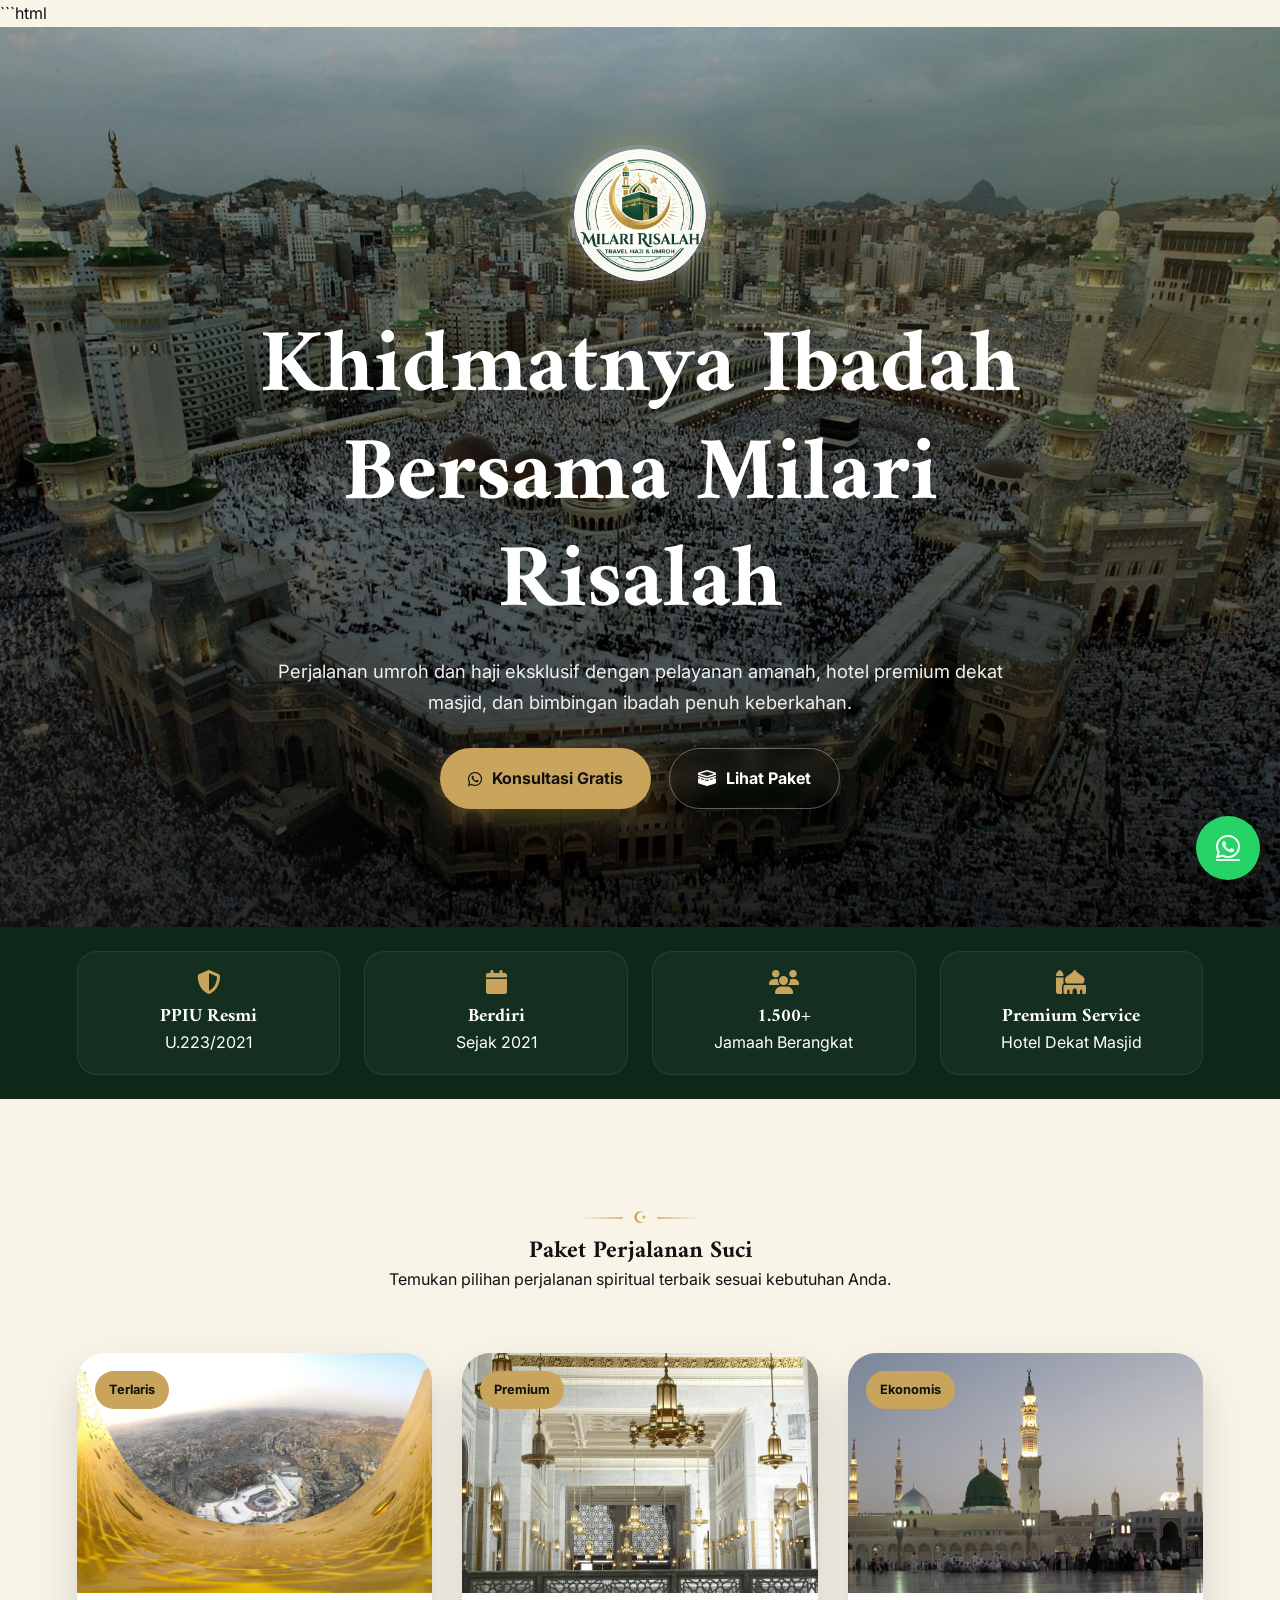
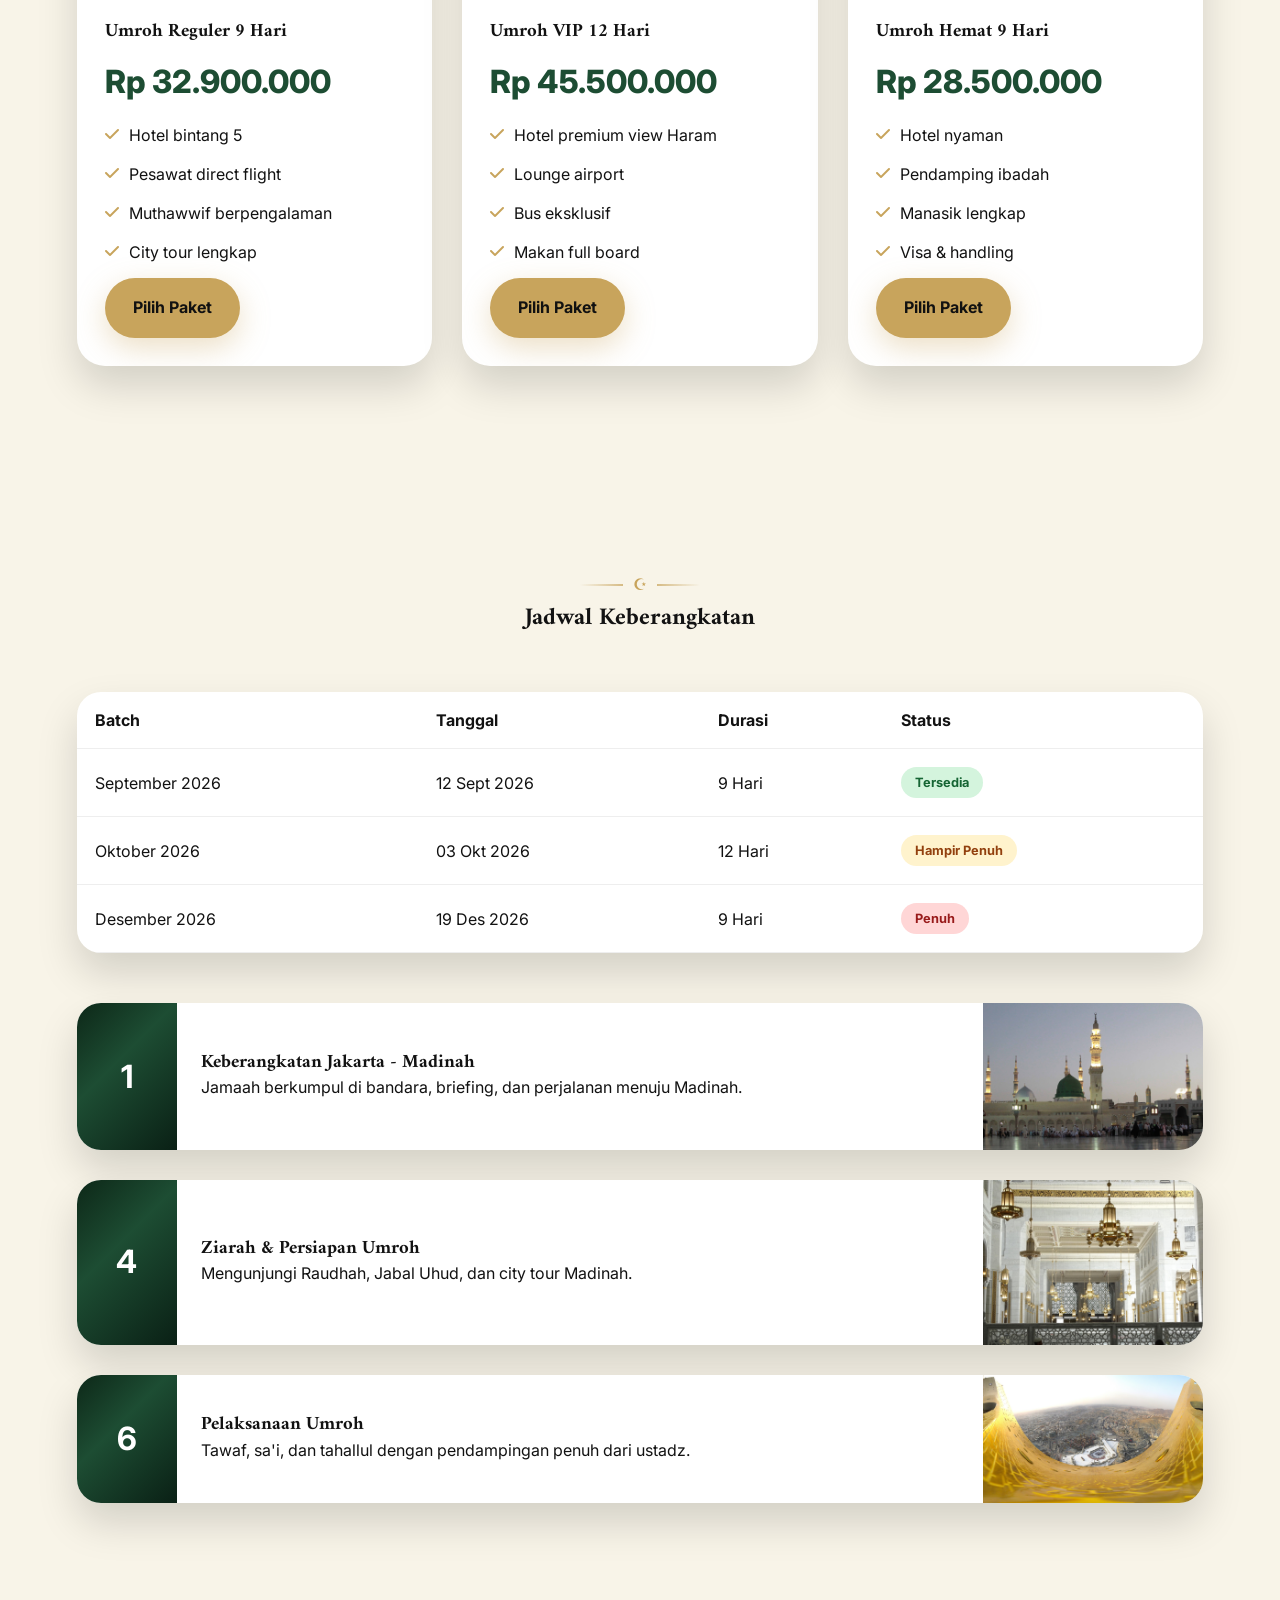
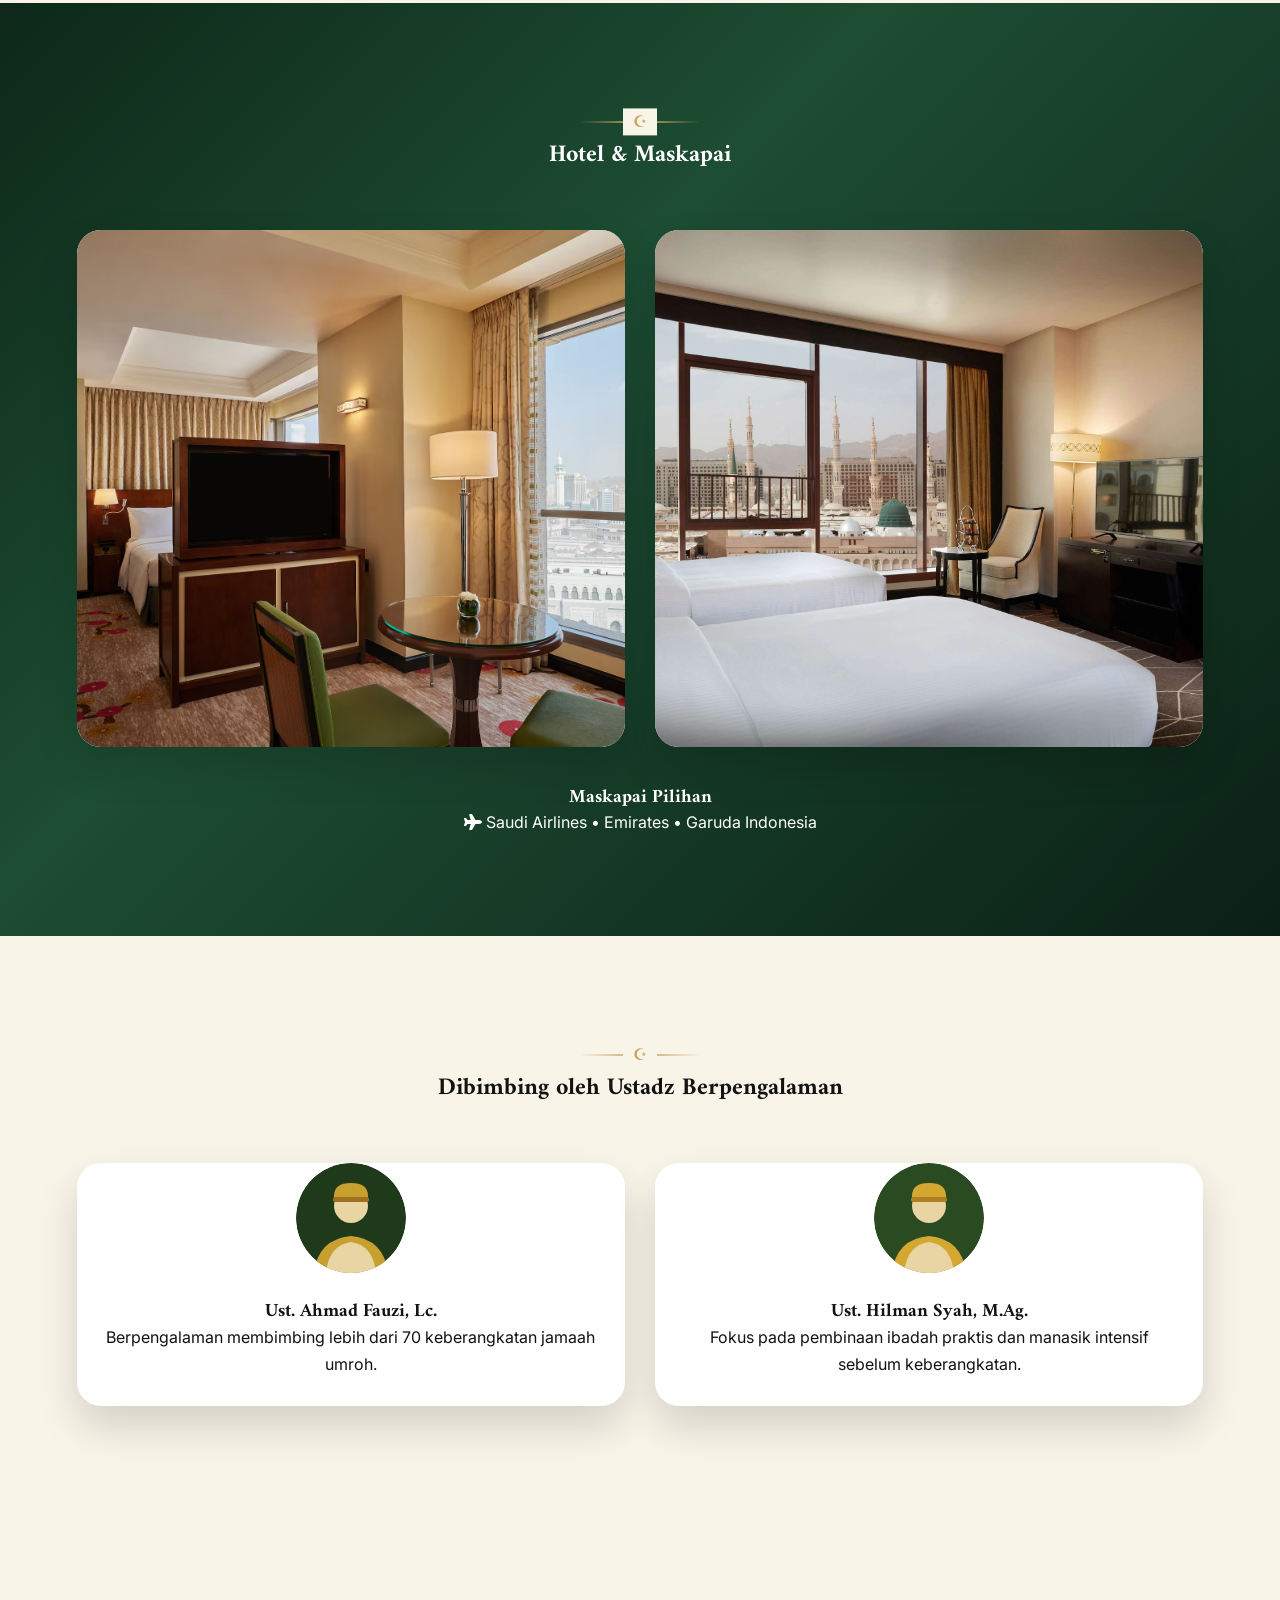
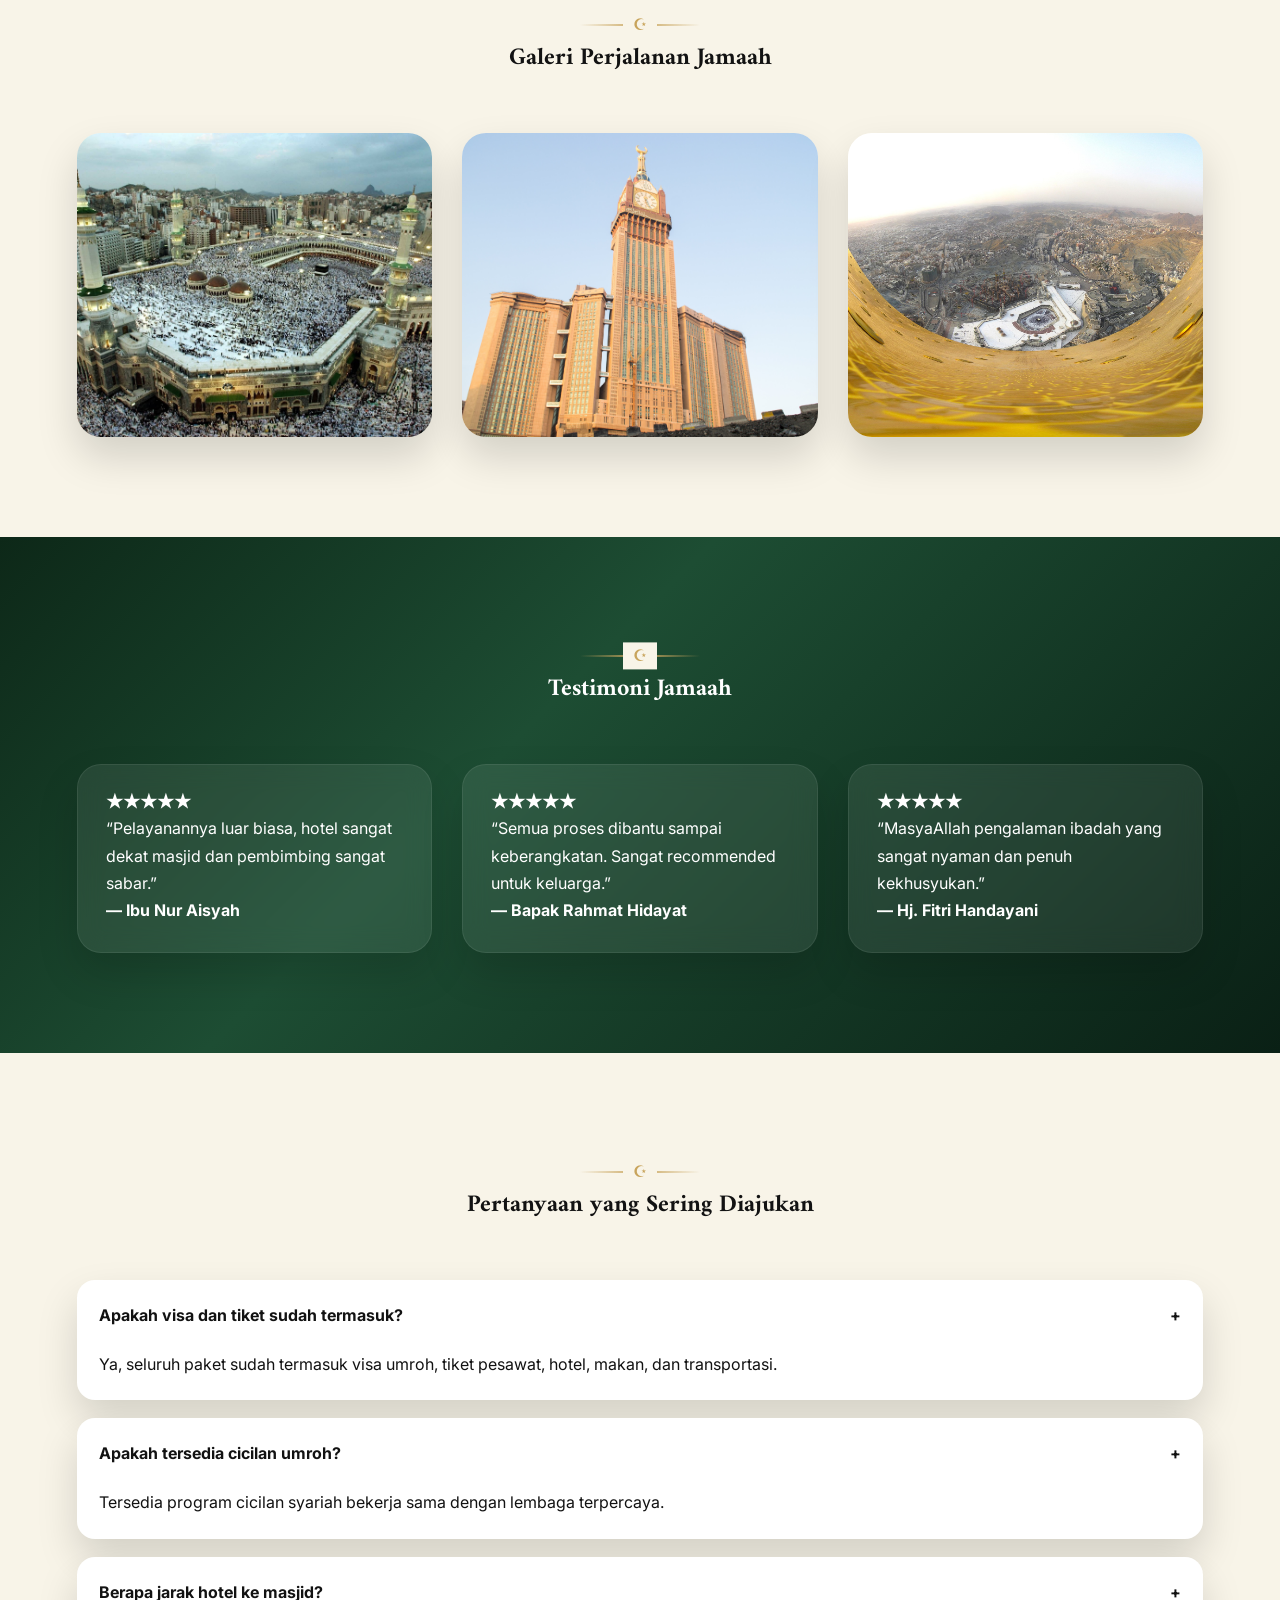
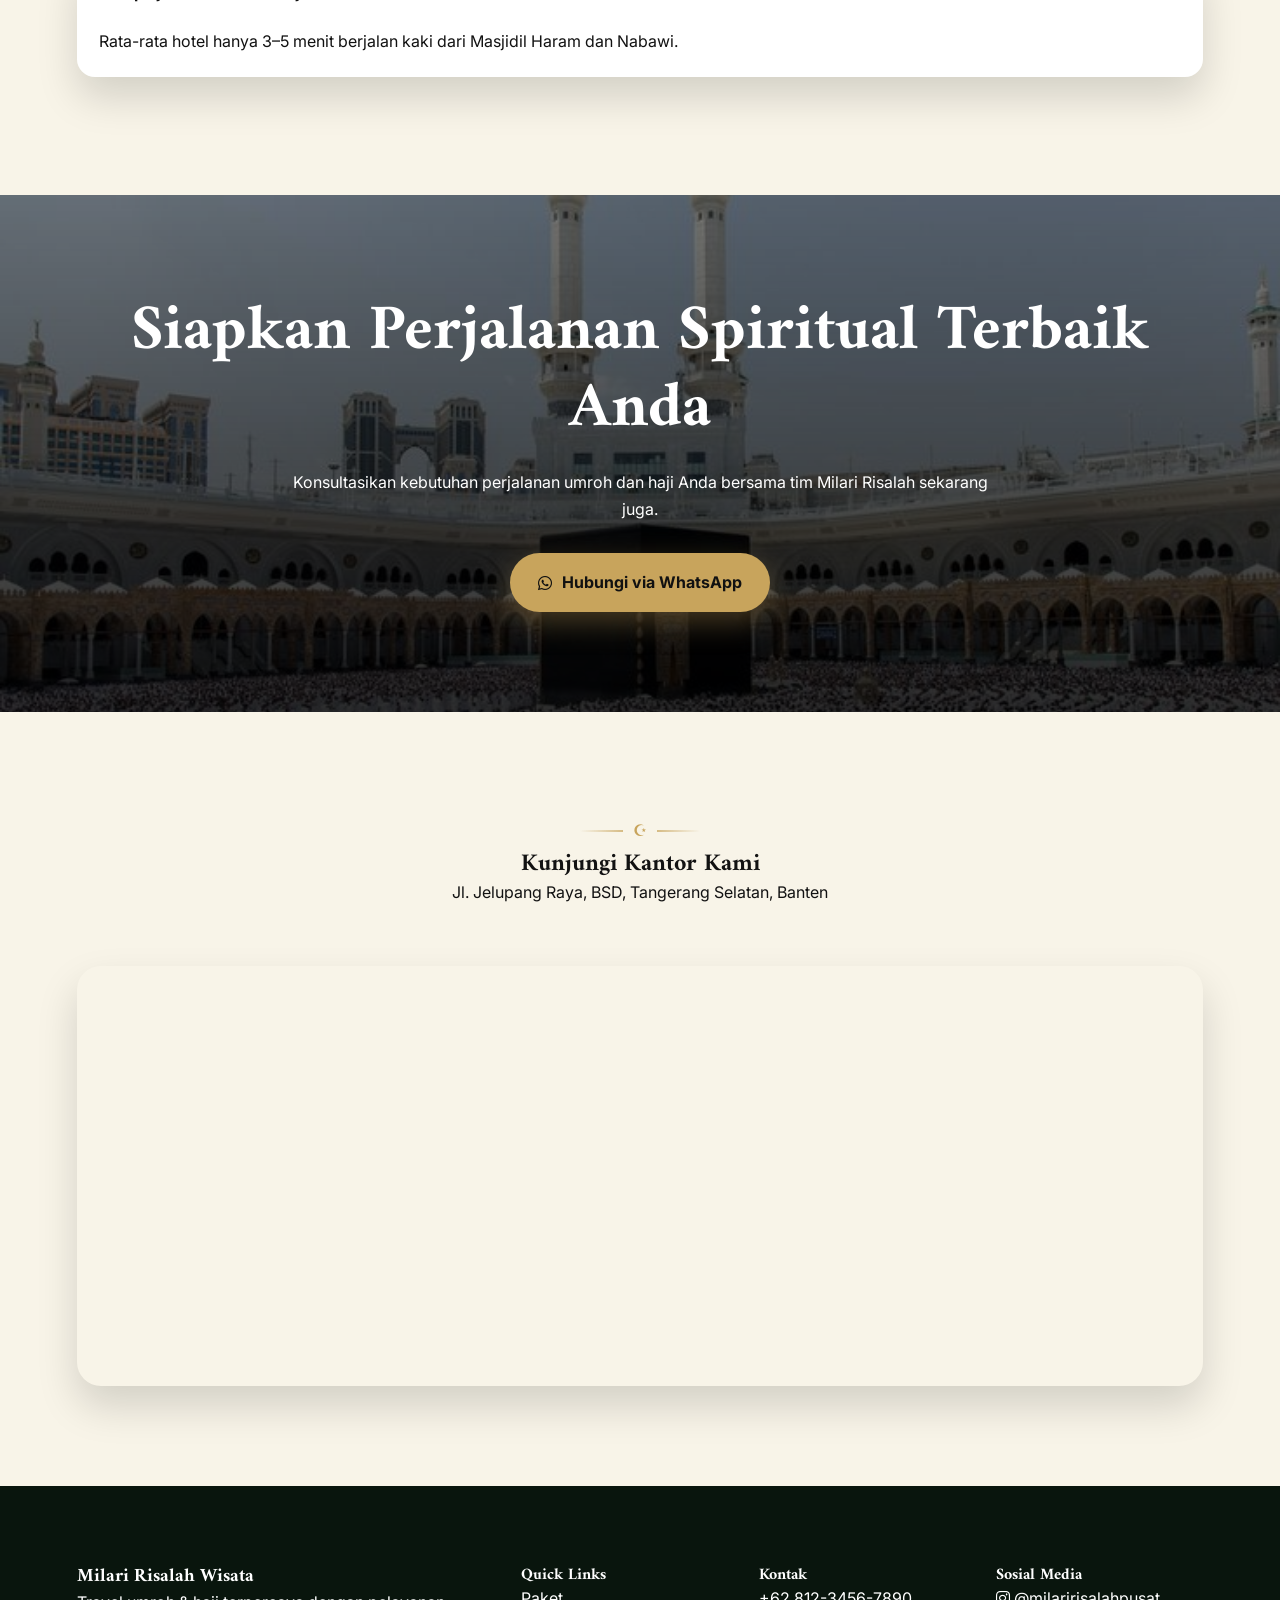
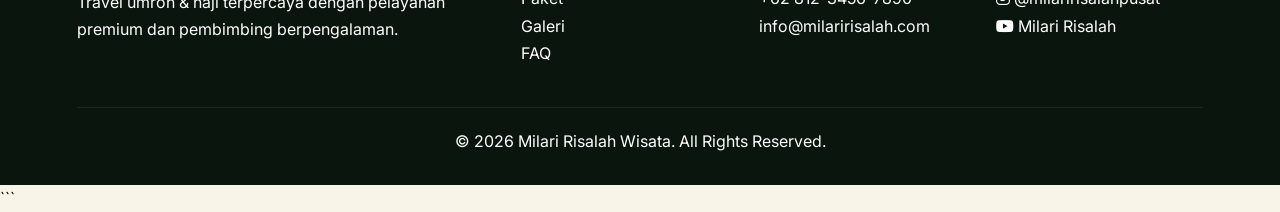
<file: milari-risalah/landing-4.html>
```html
<!DOCTYPE html>
<html lang="id">
<head>
  <meta charset="UTF-8" />
  <meta name="viewport" content="width=device-width, initial-scale=1.0" />
  <title>Milari Risalah Wisata - Travel Umroh & Haji Premium</title>
  <meta name="description" content="Milari Risalah Wisata menghadirkan perjalanan umroh dan haji terpercaya dengan pelayanan premium, pembimbing berpengalaman, hotel dekat masjid, dan pendampingan ibadah terbaik." />
  <meta property="og:title" content="Milari Risalah Wisata - Travel Umroh & Haji Premium" />
  <meta property="og:description" content="Nikmati perjalanan spiritual terbaik bersama Milari Risalah Wisata." />
  <meta property="og:type" content="website" />
  <meta property="og:image" content="https://images.unsplash.com/photo-1609599006353-f7e1c3d9d31c?auto=format&fit=crop&w=1200&q=80" />

  <link rel="icon" type="image/png" href="asset/mr-logo.png">
  <link rel="apple-touch-icon" href="asset/mr-logo.png">

  <link rel="preconnect" href="https://fonts.googleapis.com">
  <link rel="preconnect" href="https://fonts.gstatic.com" crossorigin>
  <link href="https://fonts.googleapis.com/css2?family=Amiri:wght@400;700&family=Inter:wght@300;400;500;600;700;800&display=swap" rel="stylesheet">
  <link rel="stylesheet" href="https://cdnjs.cloudflare.com/ajax/libs/font-awesome/6.5.2/css/all.min.css" />

  <style>
    :root {
      --color-primary: #1d4d33;
      --color-primary-dark: #0d2818;
      --color-secondary: #d4bd63;
      --color-accent: #c8a45c;
      --color-light: #f8f4e8;
      --color-dark: #121212;
      --color-white: #ffffff;
      --color-muted: #d9d9d9;
      --shadow-soft: 0 20px 40px rgba(0,0,0,0.15);
      --gradient-islamic: linear-gradient(135deg,#0d2818 0%,#1d4d33 40%,#0a2015 100%);
      --gradient-gold: linear-gradient(135deg,#2c1810 0%,#4a2c1a 50%,#2c1810 100%);
      --transition: all .8s cubic-bezier(0.25,0.46,0.45,0.94);
      --pattern: radial-gradient(circle at center, rgba(200,164,92,.08) 1px, transparent 1px);
    }

    * {margin:0;padding:0;box-sizing:border-box;}
    html {scroll-behavior:smooth;}
    body {
      font-family:'Inter',sans-serif;
      background:var(--color-light);
      color:var(--color-dark);
      overflow-x:hidden;
      line-height:1.7;
    }

    body::before {
      content:'';
      position:fixed;
      inset:0;
      background-image:var(--pattern);
      background-size:30px 30px;
      opacity:.2;
      pointer-events:none;
      z-index:-1;
    }

    h1,h2,h3,h4 {
      font-family:'Amiri',serif;
      line-height:1.2;
    }

    img {display:block;max-width:100%;}

    section {padding:100px 6%;position:relative;}

    .container {max-width:1280px;margin:auto;}

    .section-title {
      text-align:center;
      margin-bottom:60px;
    }

    .ornament {
      width:120px;
      height:2px;
      background:linear-gradient(to right,transparent,var(--color-accent),transparent);
      margin:18px auto;
      position:relative;
    }

    .ornament::before {
      content:'☪';
      position:absolute;
      left:50%;
      top:50%;
      transform:translate(-50%,-50%);
      background:var(--color-light);
      padding:0 10px;
      color:var(--color-accent);
    }

    .hero {
      min-height:100vh;
      display:flex;
      align-items:center;
      justify-content:center;
      text-align:center;
      color:var(--color-white);
      position:relative;
      overflow:hidden;
      background:
        linear-gradient(to bottom, rgba(0,0,0,.35), rgba(0,0,0,.82)),
        url('asset/hero2.jpg') center/cover;
      animation:kenburns 18s ease-in-out infinite alternate;
    }

    .hero[data-bg-image]::before {
      content:'';
      position:absolute;
      inset:0;
      background-image:
      radial-gradient(circle at top right, rgba(212,189,99,.2), transparent 40%),
      radial-gradient(circle at bottom left, rgba(255,255,255,.06), transparent 30%);
      animation:gradientShift 10s ease infinite alternate;
    }

    .hero-pattern {
      position:absolute;
      inset:0;
      background-image:
      linear-gradient(45deg, rgba(255,255,255,.04) 25%, transparent 25%),
      linear-gradient(-45deg, rgba(255,255,255,.04) 25%, transparent 25%);
      background-size:80px 80px;
      opacity:.15;
    }

    .hero-content {position:relative;z-index:2;max-width:900px;}

    .hero-logo {
      width:140px;
      height:140px;
      border-radius:50%;
      overflow:hidden;
      margin:0 auto 30px;
      border:4px solid rgba(255,255,255,.2);
      box-shadow:0 0 40px rgba(212,189,99,.5);
      animation:floating 6s ease-in-out infinite;
    }

    .hero h1 {
      font-size:clamp(3rem,7vw,6rem);
      margin-bottom:18px;
    }

    .hero p {
      font-size:1.15rem;
      max-width:760px;
      margin:0 auto 30px;
      color:#f1f1f1;
    }

    .btn-group {
      display:flex;
      justify-content:center;
      gap:18px;
      flex-wrap:wrap;
    }

    .btn {
      padding:16px 28px;
      border-radius:60px;
      text-decoration:none;
      font-weight:700;
      transition:var(--transition);
      display:inline-flex;
      align-items:center;
      gap:10px;
      min-height:48px;
    }

    .btn-primary {
      background:var(--color-accent);
      color:#111;
      box-shadow:0 10px 30px rgba(200,164,92,.35);
      animation:glow 3s infinite;
    }

    .btn-secondary {
      border:1px solid rgba(255,255,255,.35);
      color:#fff;
      backdrop-filter:blur(8px);
    }

    .btn:hover {
      transform:translateY(-5px);
    }

    .trust-bar {
      background:var(--color-primary-dark);
      color:#fff;
      padding:24px 6%;
    }

    .trust-grid {
      display:grid;
      grid-template-columns:repeat(4,1fr);
      gap:24px;
      text-align:center;
    }

    .trust-item {
      padding:18px;
      border:1px solid rgba(255,255,255,.08);
      border-radius:20px;
      background:rgba(255,255,255,.03);
    }

    .trust-item i {
      color:var(--color-accent);
      font-size:1.5rem;
      margin-bottom:12px;
    }

    .cards {
      display:grid;
      grid-template-columns:repeat(3,1fr);
      gap:30px;
    }

    .card {
      background:#fff;
      border-radius:28px;
      overflow:hidden;
      box-shadow:var(--shadow-soft);
      transition:var(--transition);
      position:relative;
    }

    .card:hover {
      transform:translateY(-12px);
    }

    .card-image {height:240px;overflow:hidden;}

    .card-image img {height:100%;}

    .card-content {padding:28px;}

    .badge {
      position:absolute;
      top:18px;
      left:18px;
      background:var(--color-accent);
      color:#111;
      padding:8px 14px;
      border-radius:30px;
      font-size:.8rem;
      font-weight:700;
      animation:pulse 2s infinite;
    }

    .price {
      font-size:2rem;
      color:var(--color-primary);
      margin:12px 0;
      font-weight:800;
    }

    .features li {
      list-style:none;
      margin-bottom:12px;
      display:flex;
      gap:10px;
      align-items:flex-start;
    }

    .features i {color:var(--color-accent);margin-top:4px;}

    .timeline {
      display:grid;
      gap:30px;
      margin-top:50px;
    }

    .timeline-item {
      display:grid;
      grid-template-columns:100px 1fr 220px;
      gap:24px;
      align-items:center;
      background:#fff;
      border-radius:24px;
      overflow:hidden;
      box-shadow:var(--shadow-soft);
    }

    .timeline-day {
      background:var(--gradient-islamic);
      color:#fff;
      height:100%;
      display:flex;
      align-items:center;
      justify-content:center;
      font-size:2rem;
      font-weight:700;
    }

    .timeline-image img {
      height:180px;
    }

    .schedule-table {
      width:100%;
      border-collapse:collapse;
      overflow:hidden;
      border-radius:24px;
      background:#fff;
      box-shadow:var(--shadow-soft);
    }

    .schedule-table th,
    .schedule-table td {
      padding:18px;
      text-align:left;
      border-bottom:1px solid #eee;
    }

    .status {
      padding:8px 14px;
      border-radius:40px;
      font-size:.8rem;
      font-weight:700;
      display:inline-block;
    }

    .available {background:#d4f4dd;color:#166534;}
    .almost {background:#fff3cd;color:#92400e;animation:pulse 2s infinite;}
    .full {background:#ffd6d6;color:#991b1b;}

    .hotel-grid,
    .guide-grid,
    .gallery-grid,
    .testimonial-grid,
    .footer-grid {
      display:grid;
      gap:30px;
    }

    .hotel-grid {grid-template-columns:repeat(2,1fr);}
    .guide-grid {grid-template-columns:repeat(2,1fr);}
    .gallery-grid {grid-template-columns:repeat(3,1fr);}
    .testimonial-grid {grid-template-columns:repeat(3,1fr);}
    .footer-grid {grid-template-columns:2fr 1fr 1fr 1fr;}

    .hotel-card,
    .guide-card,
    .testimonial-card {
      background:#fff;
      border-radius:24px;
      overflow:hidden;
      box-shadow:var(--shadow-soft);
    }

    .hotel-card img,
    .guide-card img,
    .gallery-grid img {
      height:260px;
      width:100%;
      object-fit:cover;
    }

    .guide-card {
      text-align:center;
    }

    .guide-card .content,
    .hotel-content,
    .testimonial-content {
      padding:28px;
    }

    .gallery-grid div {
      overflow:hidden;
      border-radius:24px;
      position:relative;
      box-shadow:var(--shadow-soft);
    }

    .gallery-grid img {
      transition:var(--transition);
    }

    .gallery-grid div:hover img {
      transform:scale(1.08);
    }

    .gallery-caption {
      position:absolute;
      inset:auto 0 0;
      padding:20px;
      background:linear-gradient(to top, rgba(0,0,0,.85), transparent);
      color:#fff;
    }

    .testimonials {
      background:var(--gradient-islamic);
      color:#fff;
    }

    .testimonial-card {
      background:rgba(255,255,255,.08);
      border:1px solid rgba(255,255,255,.08);
      backdrop-filter:blur(12px);
    }

    .faq-item {
      background:#fff;
      border-radius:18px;
      margin-bottom:18px;
      overflow:hidden;
      box-shadow:var(--shadow-soft);
    }

    .faq-question {
      padding:22px;
      cursor:pointer;
      font-weight:700;
      display:flex;
      justify-content:space-between;
      align-items:center;
    }

    .faq-answer {
      max-height:0;
      overflow:hidden;
      transition:max-height .5s ease;
      padding:0 22px;
    }

    .faq-item.active .faq-answer {
      max-height:200px;
      padding:0 22px 22px;
    }

    .cta-final {
      color:#fff;
      text-align:center;
      background:
      linear-gradient(rgba(0,0,0,.5), rgba(0,0,0,.82)),
      url('asset/hero1.jpeg') center/cover;
    }

    .map iframe {
      width:100%;
      height:420px;
      border:0;
      border-radius:24px;
      box-shadow:var(--shadow-soft);
    }

    footer {
      background:#09150d;
      color:#fff;
      padding:80px 6% 30px;
    }

    footer a {
      color:#fff;
      text-decoration:none;
    }

    .floating-wa {
      position:fixed;
      right:20px;
      bottom:20px;
      z-index:1000;
      background:#25D366;
      color:#fff;
      width:64px;
      height:64px;
      border-radius:50%;
      display:flex;
      align-items:center;
      justify-content:center;
      font-size:1.7rem;
      box-shadow:0 10px 30px rgba(0,0,0,.3);
      animation:pulse 2s infinite;
    }

    .back-top {
      position:fixed;
      left:20px;
      bottom:20px;
      width:50px;
      height:50px;
      border-radius:50%;
      background:var(--color-primary);
      color:#fff;
      display:flex;
      align-items:center;
      justify-content:center;
      opacity:0;
      visibility:hidden;
      transition:.4s;
      z-index:999;
    }

    .back-top.show {
      opacity:1;
      visibility:visible;
    }

    .reveal {
      opacity:0;
      transform:translateY(40px);
      transition:var(--transition);
    }

    .reveal.active {
      opacity:1;
      transform:translateY(0);
    }

    @keyframes floating {
      0%,100% {transform:translateY(0px);} 50% {transform:translateY(-12px);} }

    @keyframes pulse {
      0% {transform:scale(1);} 50% {transform:scale(1.04);} 100% {transform:scale(1);} }

    @keyframes glow {
      0%,100% {box-shadow:0 0 20px rgba(200,164,92,.4);} 50% {box-shadow:0 0 40px rgba(200,164,92,.75);} }

    @keyframes gradientShift {
      from {opacity:.5;} to {opacity:1;} }

    @keyframes kenburns {
      from {background-size:100%;} to {background-size:108%;} }

    @media (max-width: 1024px) {
      .cards,
      .gallery-grid,
      .testimonial-grid,
      .footer-grid,
      .trust-grid,
      .hotel-grid,
      .guide-grid {
        grid-template-columns:1fr 1fr;
      }

      .timeline-item {
        grid-template-columns:1fr;
      }
    }

    @media (max-width: 768px) {
      section {padding:80px 20px;}
      .cards,
      .gallery-grid,
      .testimonial-grid,
      .footer-grid,
      .trust-grid,
      .hotel-grid,
      .guide-grid {
        grid-template-columns:1fr;
      }

      .hero h1 {font-size:3rem;}
      .btn-group {flex-direction:column;}
    }

    @media (prefers-reduced-motion: reduce) {
      *, *::before, *::after {
        animation-duration:0.01ms !important;
        transition-duration:0.01ms !important;
      }
    }
  </style>
</head>
<body>

<header class="hero" data-bg-image="hero">
  <div class="hero-pattern"></div>
  <div class="hero-content reveal active">
    <div class="hero-logo">
      <img src="asset/mr-logo.png" alt="Logo Milari Risalah" loading="eager" style="object-fit:cover;width:100%;height:100%;" />
    </div>
    <h1>Khidmatnya Ibadah Bersama Milari Risalah</h1>
    <p>Perjalanan umroh dan haji eksklusif dengan pelayanan amanah, hotel premium dekat masjid, dan bimbingan ibadah penuh keberkahan.</p>

    <div class="btn-group">
      <a href="https://wa.me/6281234567890?text=Assalamualaikum%2C%20saya%20ingin%20konsultasi%20paket%20umroh" class="btn btn-primary"><i class="fa-brands fa-whatsapp"></i> Konsultasi Gratis</a>
      <a href="#paket" class="btn btn-secondary"><i class="fa-solid fa-kaaba"></i> Lihat Paket</a>
    </div>
  </div>
</header>

<section class="trust-bar">
  <div class="container trust-grid">
    <div class="trust-item reveal"><i class="fa-solid fa-shield-halved"></i><h3>PPIU Resmi</h3><p>U.223/2021</p></div>
    <div class="trust-item reveal"><i class="fa-solid fa-calendar"></i><h3>Berdiri</h3><p>Sejak 2021</p></div>
    <div class="trust-item reveal"><i class="fa-solid fa-users"></i><h3>1.500+</h3><p>Jamaah Berangkat</p></div>
    <div class="trust-item reveal"><i class="fa-solid fa-mosque"></i><h3>Premium Service</h3><p>Hotel Dekat Masjid</p></div>
  </div>
</section>

<main>
  <section id="paket">
    <div class="container">
      <div class="section-title reveal">
        <div class="ornament"></div>
        <h2>Paket Perjalanan Suci</h2>
        <p>Temukan pilihan perjalanan spiritual terbaik sesuai kebutuhan Anda.</p>
      </div>

      <div class="cards">
        <article class="card reveal">
          <span class="badge">Terlaris</span>
          <div class="card-image">
            <img src="asset/hero6.jpg" alt="Jamaah tawaf di Ka'bah" loading="lazy" style="object-fit:cover;width:100%;height:100%;" />
          </div>
          <div class="card-content">
            <h3>Umroh Reguler 9 Hari</h3>
            <div class="price">Rp 32.900.000</div>
            <ul class="features">
              <li><i class="fa-solid fa-check"></i> Hotel bintang 5</li>
              <li><i class="fa-solid fa-check"></i> Pesawat direct flight</li>
              <li><i class="fa-solid fa-check"></i> Muthawwif berpengalaman</li>
              <li><i class="fa-solid fa-check"></i> City tour lengkap</li>
            </ul>
            <a class="btn btn-primary" href="https://wa.me/6281234567890?text=Saya%20tertarik%20Paket%20Reguler">Pilih Paket</a>
          </div>
        </article>

        <article class="card reveal">
          <span class="badge">Premium</span>
          <div class="card-image">
            <img src="asset/hero5.jpg" alt="Jamaah berdoa khusyuk" loading="lazy" style="object-fit:cover;width:100%;height:100%;" />
          </div>
          <div class="card-content">
            <h3>Umroh VIP 12 Hari</h3>
            <div class="price">Rp 45.500.000</div>
            <ul class="features">
              <li><i class="fa-solid fa-check"></i> Hotel premium view Haram</li>
              <li><i class="fa-solid fa-check"></i> Lounge airport</li>
              <li><i class="fa-solid fa-check"></i> Bus eksklusif</li>
              <li><i class="fa-solid fa-check"></i> Makan full board</li>
            </ul>
            <a class="btn btn-primary" href="https://wa.me/6281234567890?text=Saya%20tertarik%20Paket%20VIP">Pilih Paket</a>
          </div>
        </article>

        <article class="card reveal">
          <span class="badge">Ekonomis</span>
          <div class="card-image">
            <img src="asset/hero3.jpg" alt="Paket Umroh Hemat" loading="lazy" style="object-fit:cover;width:100%;height:100%;" />
          </div>
          <div class="card-content">
            <h3>Umroh Hemat 9 Hari</h3>
            <div class="price">Rp 28.500.000</div>
            <ul class="features">
              <li><i class="fa-solid fa-check"></i> Hotel nyaman</li>
              <li><i class="fa-solid fa-check"></i> Pendamping ibadah</li>
              <li><i class="fa-solid fa-check"></i> Manasik lengkap</li>
              <li><i class="fa-solid fa-check"></i> Visa & handling</li>
            </ul>
            <a class="btn btn-primary" href="https://wa.me/6281234567890?text=Saya%20tertarik%20Paket%20Hemat">Pilih Paket</a>
          </div>
        </article>
      </div>
    </div>
  </section>

  <section>
    <div class="container">
      <div class="section-title reveal">
        <div class="ornament"></div>
        <h2>Jadwal Keberangkatan</h2>
      </div>

      <table class="schedule-table reveal">
        <thead>
          <tr>
            <th>Batch</th>
            <th>Tanggal</th>
            <th>Durasi</th>
            <th>Status</th>
          </tr>
        </thead>
        <tbody>
          <tr>
            <td>September 2026</td>
            <td>12 Sept 2026</td>
            <td>9 Hari</td>
            <td><span class="status available">Tersedia</span></td>
          </tr>
          <tr>
            <td>Oktober 2026</td>
            <td>03 Okt 2026</td>
            <td>12 Hari</td>
            <td><span class="status almost">Hampir Penuh</span></td>
          </tr>
          <tr>
            <td>Desember 2026</td>
            <td>19 Des 2026</td>
            <td>9 Hari</td>
            <td><span class="status full">Penuh</span></td>
          </tr>
        </tbody>
      </table>

      <div class="timeline">
        <div class="timeline-item reveal">
          <div class="timeline-day">1</div>
          <div>
            <h3>Keberangkatan Jakarta - Madinah</h3>
            <p><!-- PLACEHOLDER: EDIT DATA INI --> Jamaah berkumpul di bandara, briefing, dan perjalanan menuju Madinah.</p>
          </div>
          <div class="timeline-image">
            <img src="asset/hero3.jpg" alt="Masjid Nabawi malam hari" loading="lazy" style="object-fit:cover;width:100%;height:100%;" />
          </div>
        </div>

        <div class="timeline-item reveal">
          <div class="timeline-day">4</div>
          <div>
            <h3>Ziarah & Persiapan Umroh</h3>
            <p><!-- PLACEHOLDER: EDIT DATA INI --> Mengunjungi Raudhah, Jabal Uhud, dan city tour Madinah.</p>
          </div>
          <div class="timeline-image">
            <img src="asset/hero5.jpg" alt="Jamaah di Masjid Nabawi" loading="lazy" style="object-fit:cover;width:100%;height:100%;" />
          </div>
        </div>

        <div class="timeline-item reveal">
          <div class="timeline-day">6</div>
          <div>
            <h3>Pelaksanaan Umroh</h3>
            <p><!-- PLACEHOLDER: EDIT DATA INI --> Tawaf, sa'i, dan tahallul dengan pendampingan penuh dari ustadz.</p>
          </div>
          <div class="timeline-image">
            <img src="asset/hero6.jpg" alt="Ka'bah aerial malam" loading="lazy" style="object-fit:cover;width:100%;height:100%;" />
          </div>
        </div>
      </div>
    </div>
  </section>

  <section data-bg-image="section" style="background:var(--gradient-islamic);color:#fff;">
    <div class="container">
      <div class="section-title reveal">
        <div class="ornament"></div>
        <h2>Hotel & Maskapai</h2>
      </div>

      <div class="hotel-grid">
        <div class="hotel-card reveal">
          <img src="asset/hotel1.png" alt="Hotel mewah Makkah" loading="lazy" style="object-fit:cover;width:100%;height:100%;" />
          <div class="hotel-content">
            <h3>Swissotel Makkah ★★★★★</h3>
            <p>Hanya 3 menit berjalan kaki menuju Masjidil Haram.</p>
          </div>
        </div>

        <div class="hotel-card reveal">
          <img src="asset/hotel2.png" alt="Hotel premium Madinah" loading="lazy" style="object-fit:cover;width:100%;height:100%;" />
          <div class="hotel-content">
            <h3>Pullman Zamzam Madinah ★★★★★</h3>
            <p>Lokasi strategis dekat Masjid Nabawi dan area kuliner.</p>
          </div>
        </div>
      </div>

      <div style="margin-top:40px;text-align:center;" class="reveal">
        <h3>Maskapai Pilihan</h3>
        <p><i class="fa-solid fa-plane"></i> Saudi Airlines • Emirates • Garuda Indonesia</p>
      </div>
    </div>
  </section>

  <section>
    <div class="container">
      <div class="section-title reveal">
        <div class="ornament"></div>
        <h2>Dibimbing oleh Ustadz Berpengalaman</h2>
      </div>

      <div class="guide-grid">
        <div class="guide-card reveal">
          <svg xmlns="http://www.w3.org/2000/svg" viewBox="0 0 110 110" width="110" height="110" style="display:block;margin:0 auto;border-radius:50%;">
            <circle cx="55" cy="55" r="55" fill="#1e3a1a"/>
            <circle cx="55" cy="43" r="17" fill="#e8d5a3"/>
            <path d="M38 33 Q38 20 55 20 Q72 20 72 33 L72 36 Q55 32 38 36 Z" fill="#c8a030"/>
            <rect x="37" y="34" width="36" height="5" rx="2" fill="#a07020"/>
            <path d="M18 110 Q22 76 55 73 Q88 76 92 110 Z" fill="#c8a030"/>
            <path d="M30 110 Q33 82 55 79 Q77 82 80 110 Z" fill="#e8d5a3"/>
          </svg>
          <div class="content">
            <h3>Ust. Ahmad Fauzi, Lc.</h3>
            <p><!-- PLACEHOLDER: EDIT DATA INI --> Berpengalaman membimbing lebih dari 70 keberangkatan jamaah umroh.</p>
          </div>
        </div>

        <div class="guide-card reveal">
          <svg xmlns="http://www.w3.org/2000/svg" viewBox="0 0 110 110" width="110" height="110" style="display:block;margin:0 auto;border-radius:50%;">
            <circle cx="55" cy="55" r="55" fill="#2a4a22"/>
            <circle cx="55" cy="43" r="17" fill="#e8d5a3"/>
            <path d="M38 33 Q38 20 55 20 Q72 20 72 33 L72 36 Q55 32 38 36 Z" fill="#d4a830"/>
            <rect x="37" y="34" width="36" height="5" rx="2" fill="#b08020"/>
            <path d="M18 110 Q22 76 55 73 Q88 76 92 110 Z" fill="#d4a830"/>
            <path d="M30 110 Q33 82 55 79 Q77 82 80 110 Z" fill="#e8d5a3"/>
          </svg>
          <div class="content">
            <h3>Ust. Hilman Syah, M.Ag.</h3>
            <p><!-- PLACEHOLDER: EDIT DATA INI --> Fokus pada pembinaan ibadah praktis dan manasik intensif sebelum keberangkatan.</p>
          </div>
        </div>
      </div>
    </div>
  </section>

  <section>
    <div class="container">
      <div class="section-title reveal">
        <div class="ornament"></div>
        <h2>Galeri Perjalanan Jamaah</h2>
      </div>

      <div class="gallery-grid">
        <div class="reveal"><img src="asset/hero2.jpg" alt="Aerial Masjidil Haram" loading="lazy" style="object-fit:cover;width:100%;height:100%;" /><div class="gallery-caption">Masjidil Haram Golden Hour</div></div>
        <div class="reveal"><img src="asset/hero4.jpg" alt="Abraj Al-Bait Clock Tower" loading="lazy" style="object-fit:cover;width:100%;height:100%;" /><div class="gallery-caption">Abraj Al-Bait Makkah</div></div>
        <div class="reveal"><img src="asset/hero6.jpg" alt="Aerial Ka'bah dari atas" loading="lazy" style="object-fit:cover;width:100%;height:100%;" /><div class="gallery-caption">Ka'bah dari Udara</div></div>
      </div>
    </div>
  </section>

  <section class="testimonials">
    <div class="container">
      <div class="section-title reveal">
        <div class="ornament"></div>
        <h2>Testimoni Jamaah</h2>
      </div>

      <div class="testimonial-grid">
        <div class="testimonial-card reveal">
          <div class="testimonial-content">
            <h3>★★★★★</h3>
            <p>“Pelayanannya luar biasa, hotel sangat dekat masjid dan pembimbing sangat sabar.”</p>
            <strong>— Ibu Nur Aisyah</strong>
          </div>
        </div>

        <div class="testimonial-card reveal">
          <div class="testimonial-content">
            <h3>★★★★★</h3>
            <p>“Semua proses dibantu sampai keberangkatan. Sangat recommended untuk keluarga.”</p>
            <strong>— Bapak Rahmat Hidayat</strong>
          </div>
        </div>

        <div class="testimonial-card reveal">
          <div class="testimonial-content">
            <h3>★★★★★</h3>
            <p>“MasyaAllah pengalaman ibadah yang sangat nyaman dan penuh kekhusyukan.”</p>
            <strong>— Hj. Fitri Handayani</strong>
          </div>
        </div>
      </div>
    </div>
  </section>

  <section>
    <div class="container">
      <div class="section-title reveal">
        <div class="ornament"></div>
        <h2>Pertanyaan yang Sering Diajukan</h2>
      </div>

      <div class="faq-item reveal active">
        <div class="faq-question">Apakah visa dan tiket sudah termasuk?<span>+</span></div>
        <div class="faq-answer"><p>Ya, seluruh paket sudah termasuk visa umroh, tiket pesawat, hotel, makan, dan transportasi.</p></div>
      </div>

      <div class="faq-item reveal">
        <div class="faq-question">Apakah tersedia cicilan umroh?<span>+</span></div>
        <div class="faq-answer"><p><!-- PLACEHOLDER: EDIT DATA INI --> Tersedia program cicilan syariah bekerja sama dengan lembaga terpercaya.</p></div>
      </div>

      <div class="faq-item reveal">
        <div class="faq-question">Berapa jarak hotel ke masjid?<span>+</span></div>
        <div class="faq-answer"><p>Rata-rata hotel hanya 3–5 menit berjalan kaki dari Masjidil Haram dan Nabawi.</p></div>
      </div>
    </div>
  </section>

  <section class="cta-final" data-bg-image="cta">
    <div class="container reveal">
      <h2 style="font-size:clamp(2.5rem,5vw,4.5rem);margin-bottom:20px;">Siapkan Perjalanan Spiritual Terbaik Anda</h2>
      <p style="max-width:700px;margin:0 auto 30px;">Konsultasikan kebutuhan perjalanan umroh dan haji Anda bersama tim Milari Risalah sekarang juga.</p>
      <a href="https://wa.me/6281234567890?text=Assalamualaikum%2C%20saya%20ingin%20informasi%20umroh" class="btn btn-primary"><i class="fa-brands fa-whatsapp"></i> Hubungi via WhatsApp</a>
    </div>
  </section>

  <section class="map">
    <div class="container">
      <div class="section-title reveal">
        <div class="ornament"></div>
        <h2>Kunjungi Kantor Kami</h2>
        <p>Jl. Jelupang Raya, BSD, Tangerang Selatan, Banten</p>
      </div>

      <iframe src="https://www.google.com/maps?q=BSD%20Tangerang%20Selatan&output=embed" loading="lazy" referrerpolicy="no-referrer-when-downgrade"></iframe>
    </div>
  </section>
</main>

<footer>
  <div class="container footer-grid">
    <div>
      <h3>Milari Risalah Wisata</h3>
      <p>Travel umroh & haji terpercaya dengan pelayanan premium dan pembimbing berpengalaman.</p>
    </div>

    <div>
      <h4>Quick Links</h4>
      <p><a href="#paket">Paket</a></p>
      <p><a href="#">Galeri</a></p>
      <p><a href="#">FAQ</a></p>
    </div>

    <div>
      <h4>Kontak</h4>
      <p>+62 812-3456-7890</p>
      <p>info@milaririsalah.com</p>
    </div>

    <div>
      <h4>Sosial Media</h4>
      <p><i class="fa-brands fa-instagram"></i> @milaririsalahpusat</p>
      <p><i class="fa-brands fa-youtube"></i> Milari Risalah</p>
    </div>
  </div>

  <div style="text-align:center;margin-top:40px;border-top:1px solid rgba(255,255,255,.08);padding-top:20px;">
    © 2026 Milari Risalah Wisata. All Rights Reserved.
  </div>
</footer>

<a href="https://wa.me/6281234567890?text=Assalamualaikum" class="floating-wa" aria-label="WhatsApp">
  <i class="fa-brands fa-whatsapp"></i>
</a>

<a href="#top" class="back-top" id="backTop">
  <i class="fa-solid fa-arrow-up"></i>
</a>

<script>
// ================================================================
// ZERO BROKEN IMAGE SYSTEM — Wajib diimplementasikan
// ================================================================

// Fungsi 1: Guard untuk <img> tags (backup dari onerror inline)
function initImageGuards() {
  document.querySelectorAll('img').forEach(img => {
    if (!img.hasAttribute('data-guard-applied')) {
      img.setAttribute('data-guard-applied', 'true');
      img.addEventListener('error', function() {
        const w = this.naturalWidth || this.width || 800;
        const h = this.naturalHeight || this.height || 600;
        this.onerror = null;
        this.src = `https://placehold.co/${w}x${h}/0d2818/C8A45C?text=Gambar+Tidak+Tersedia`;
        this.style.objectFit = 'cover';
      });
    }
  });
}

// Fungsi 2: Guard untuk background-image
function guardBackgroundImage(selector, fallbackGradient) {
  document.querySelectorAll(selector).forEach(el => {
    const style = window.getComputedStyle(el);
    const bg = style.backgroundImage;
    if (bg && bg !== 'none') {
      const urlMatch = bg.match(/url\(["']?([^"')]+)["']?\)/);
      if (urlMatch && urlMatch[1]) {
        const testImg = new Image();
        testImg.onerror = () => {
          el.style.backgroundImage = 'none';
          el.style.background = fallbackGradient;
        };
        testImg.src = urlMatch[1];
      }
    }
  });
}

// Jalankan setelah DOM ready
document.addEventListener('DOMContentLoaded', () => {
  // Init semua image guards
  initImageGuards();

  // Islamic gradient fallback untuk background sections
  const darkIslamic =
    'linear-gradient(135deg,#0d2818 0%,#1a4a2e 40%,#0a2015 100%)';
  const goldIslamic =
    'linear-gradient(135deg,#2c1810 0%,#4a2c1a 50%,#2c1810 100%)';

  // Guard semua elemen dengan data-bg-image attribute
  guardBackgroundImage('[data-bg-image="hero"]', darkIslamic);
  guardBackgroundImage('[data-bg-image="cta"]', goldIslamic);
  guardBackgroundImage('[data-bg-image="section"]', darkIslamic);
  guardBackgroundImage('[data-bg-image]', darkIslamic);

  // Observer untuk lazy-loaded images yang mungkin load belakangan
  const observer = new MutationObserver(() => initImageGuards());
  observer.observe(document.body, { childList: true, subtree: true });

  const revealEls = document.querySelectorAll('.reveal');
  const revealObserver = new IntersectionObserver(entries => {
    entries.forEach(entry => {
      if (entry.isIntersecting) {
        entry.target.classList.add('active');
      }
    });
  }, { threshold: .12 });

  revealEls.forEach(el => revealObserver.observe(el));

  document.querySelectorAll('.faq-question').forEach(item => {
    item.addEventListener('click', () => {
      item.parentElement.classList.toggle('active');
    });
  });

  const backTop = document.getElementById('backTop');
  window.addEventListener('scroll', () => {
    if (window.scrollY > 300) {
      backTop.classList.add('show');
    } else {
      backTop.classList.remove('show');
    }
  });
});
</script>

</body>
</html>
```
</file>
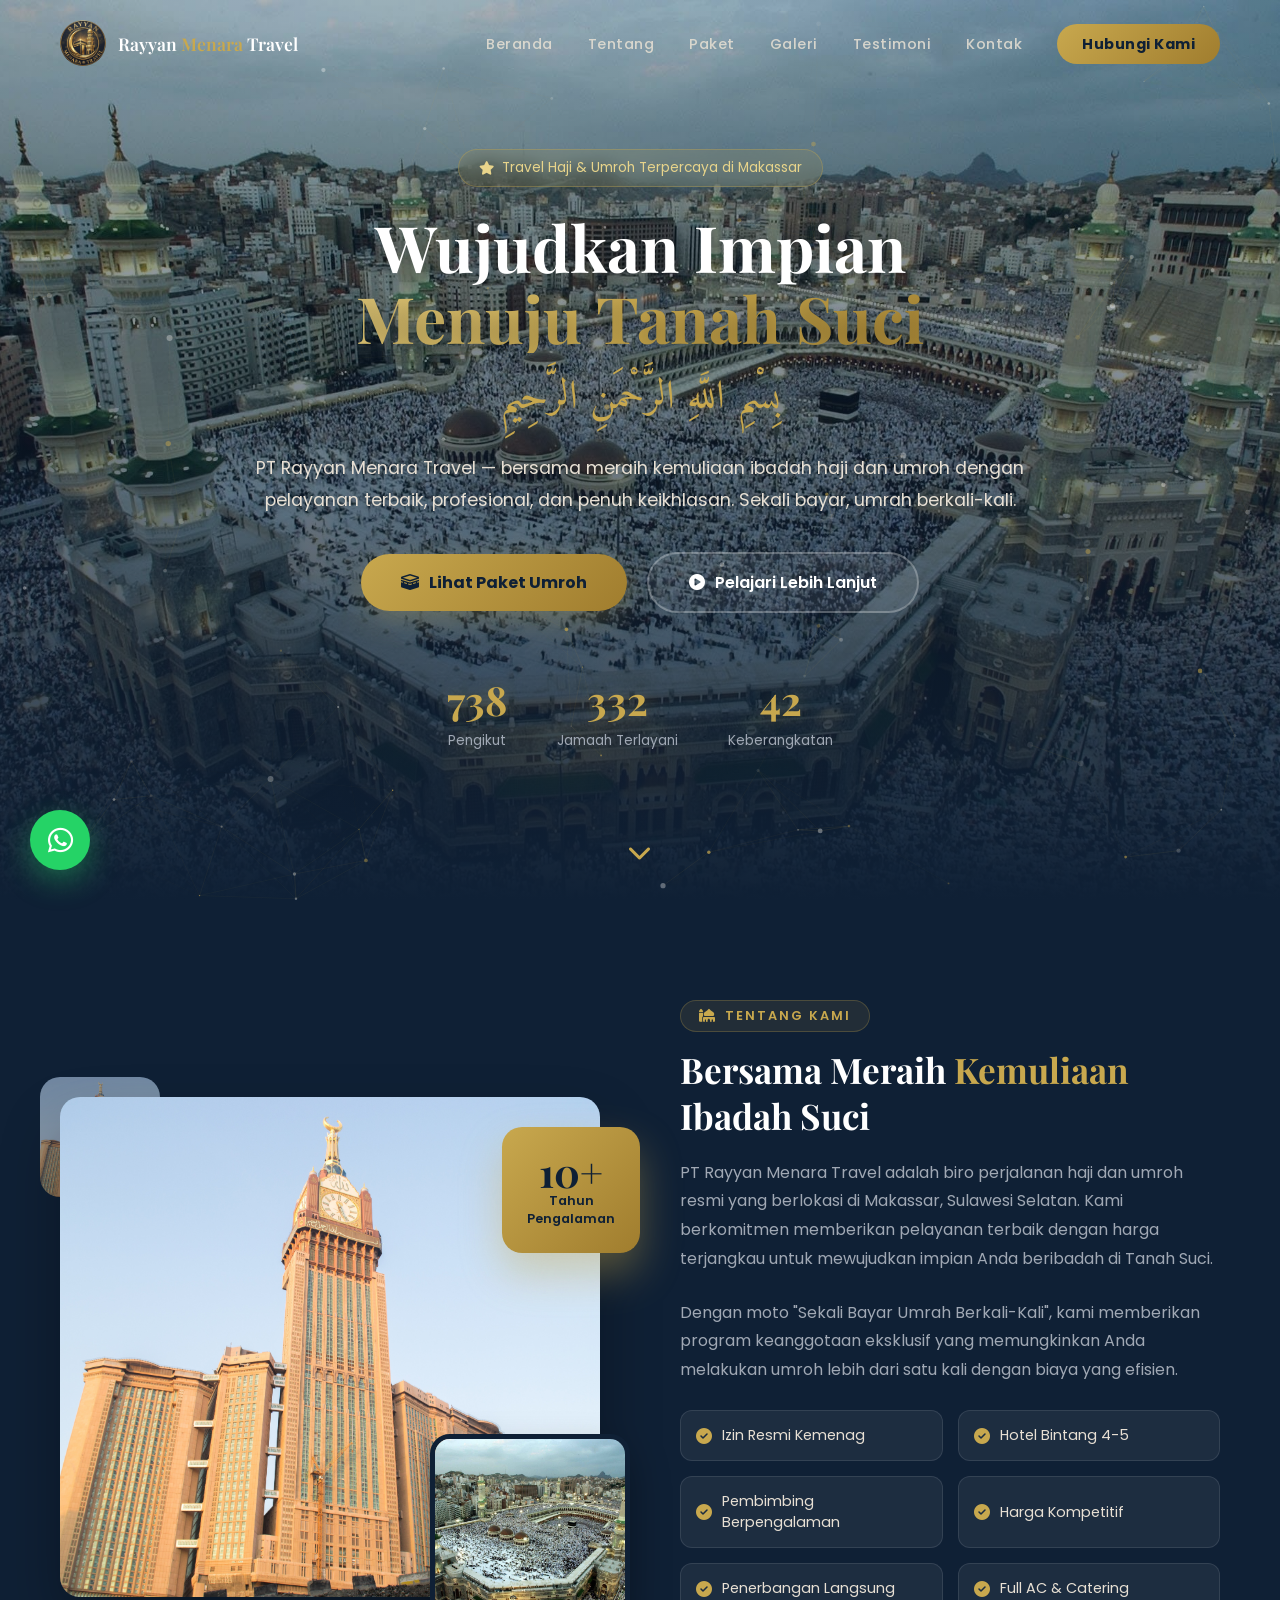
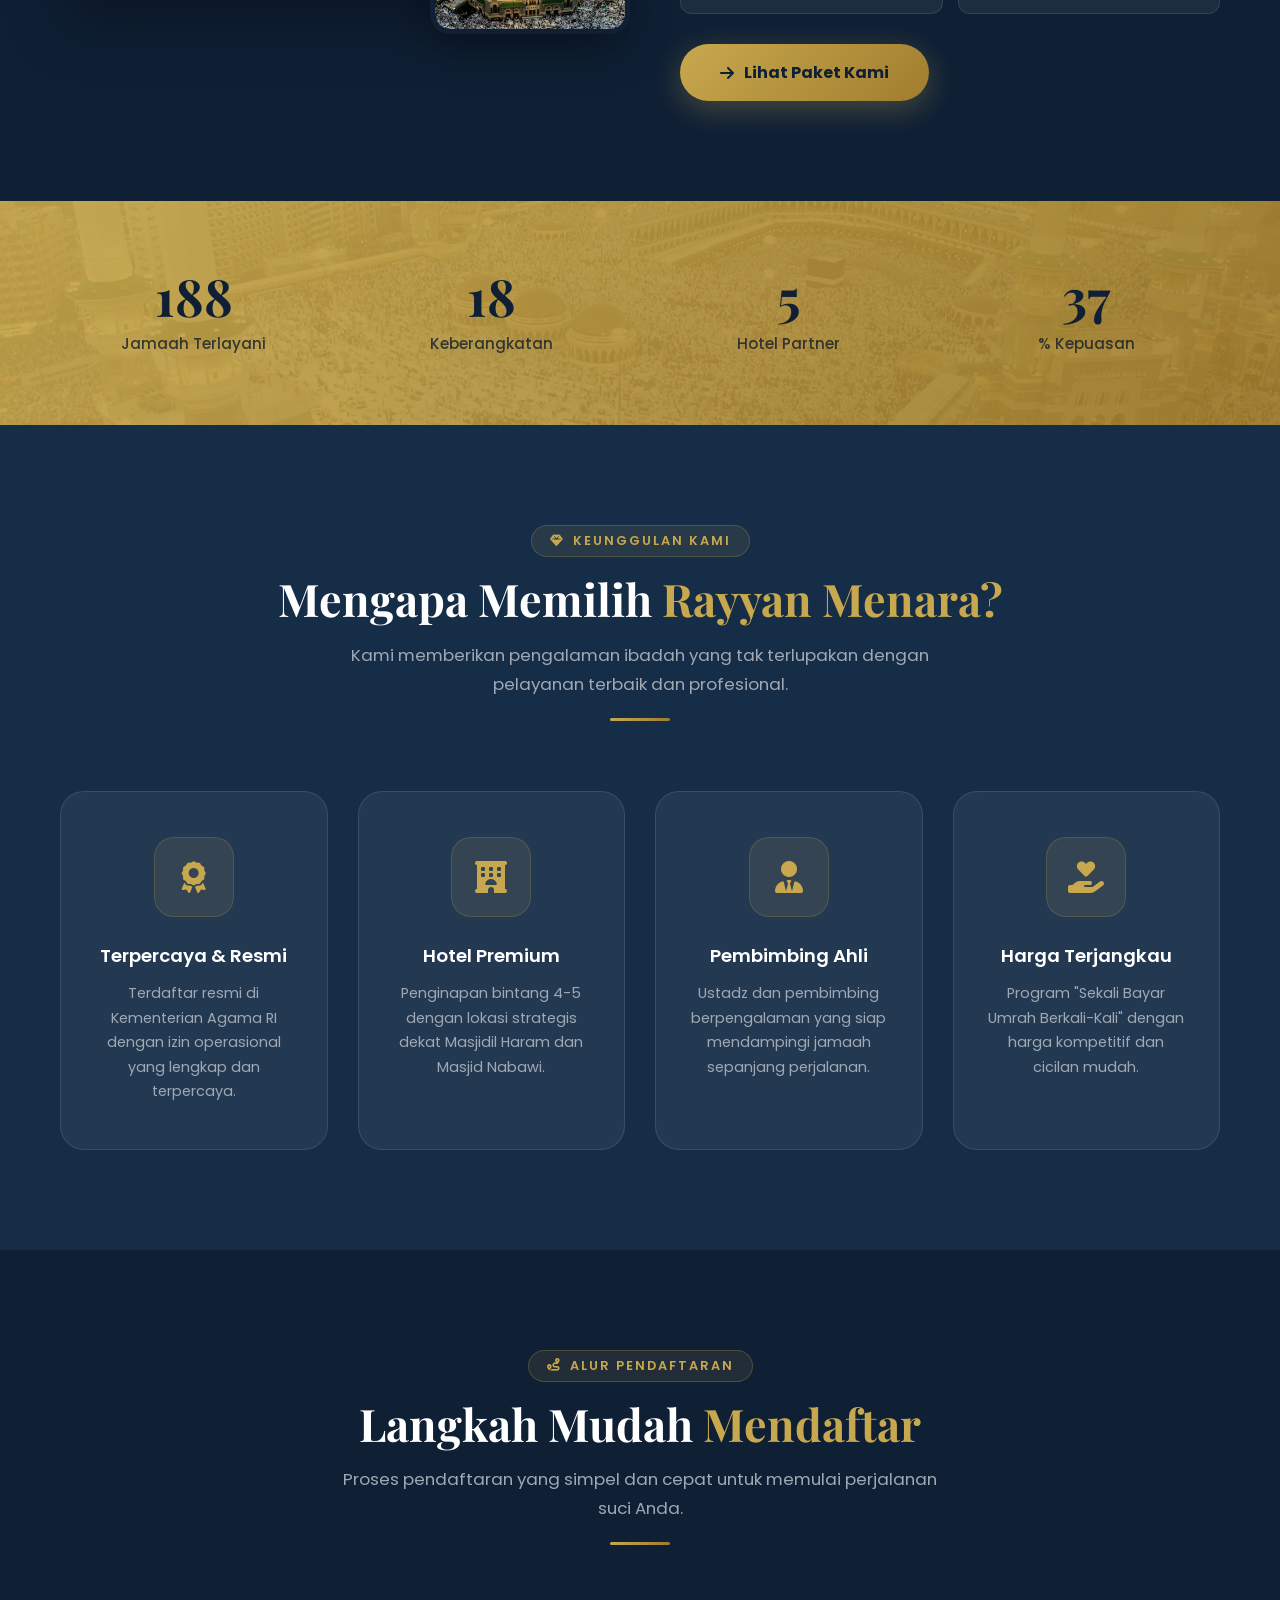
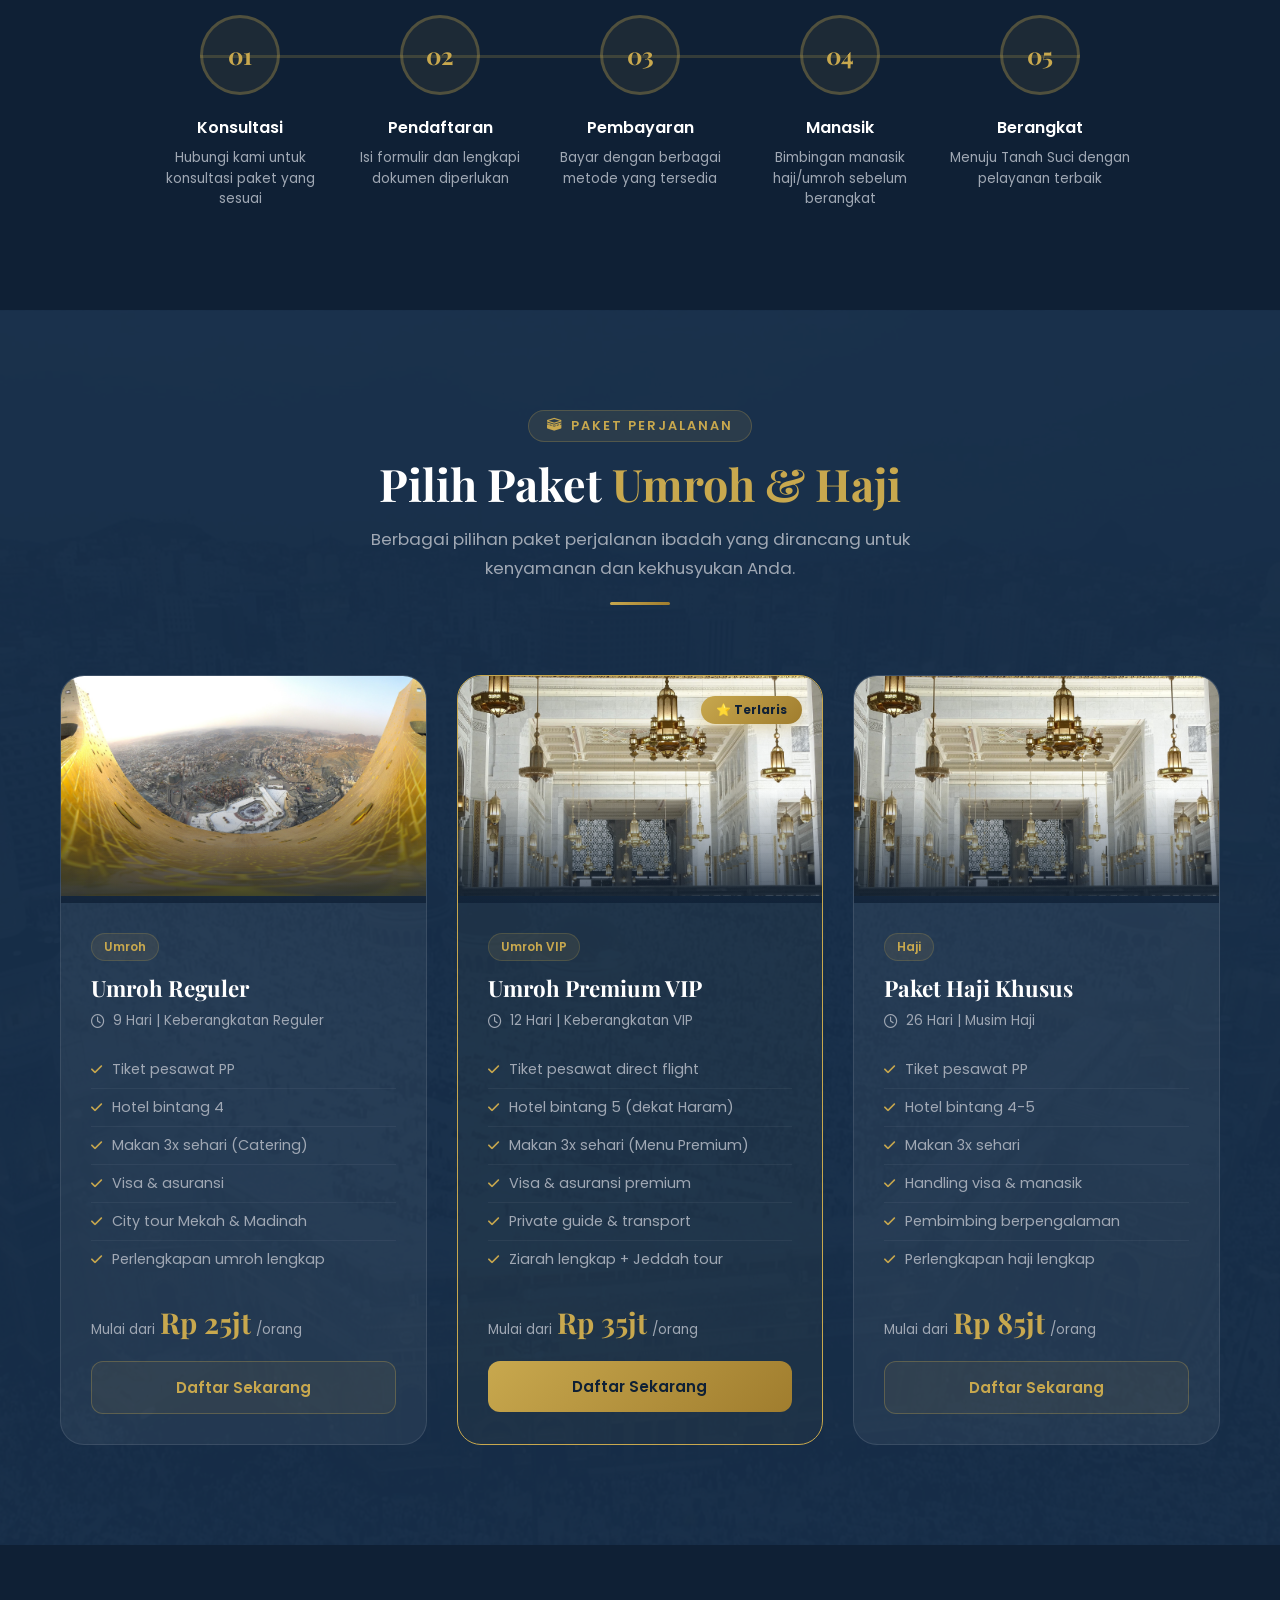
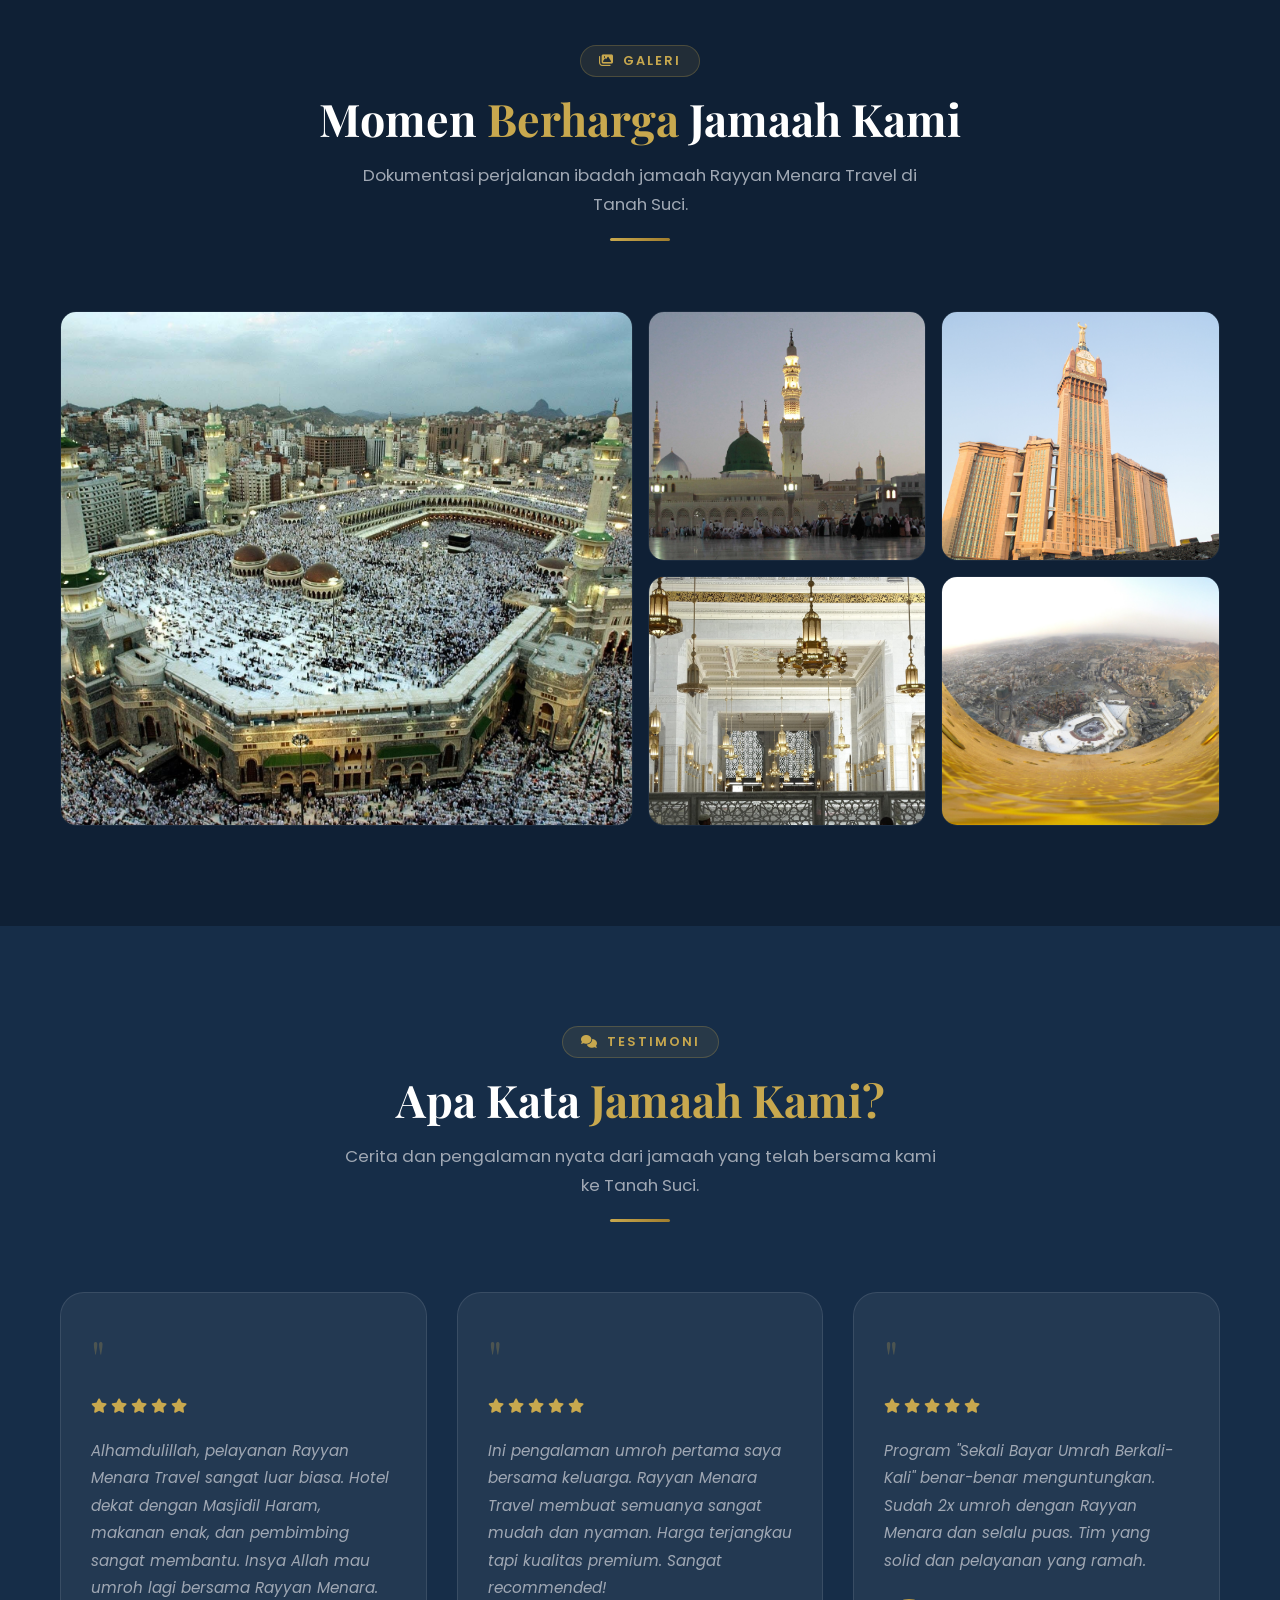
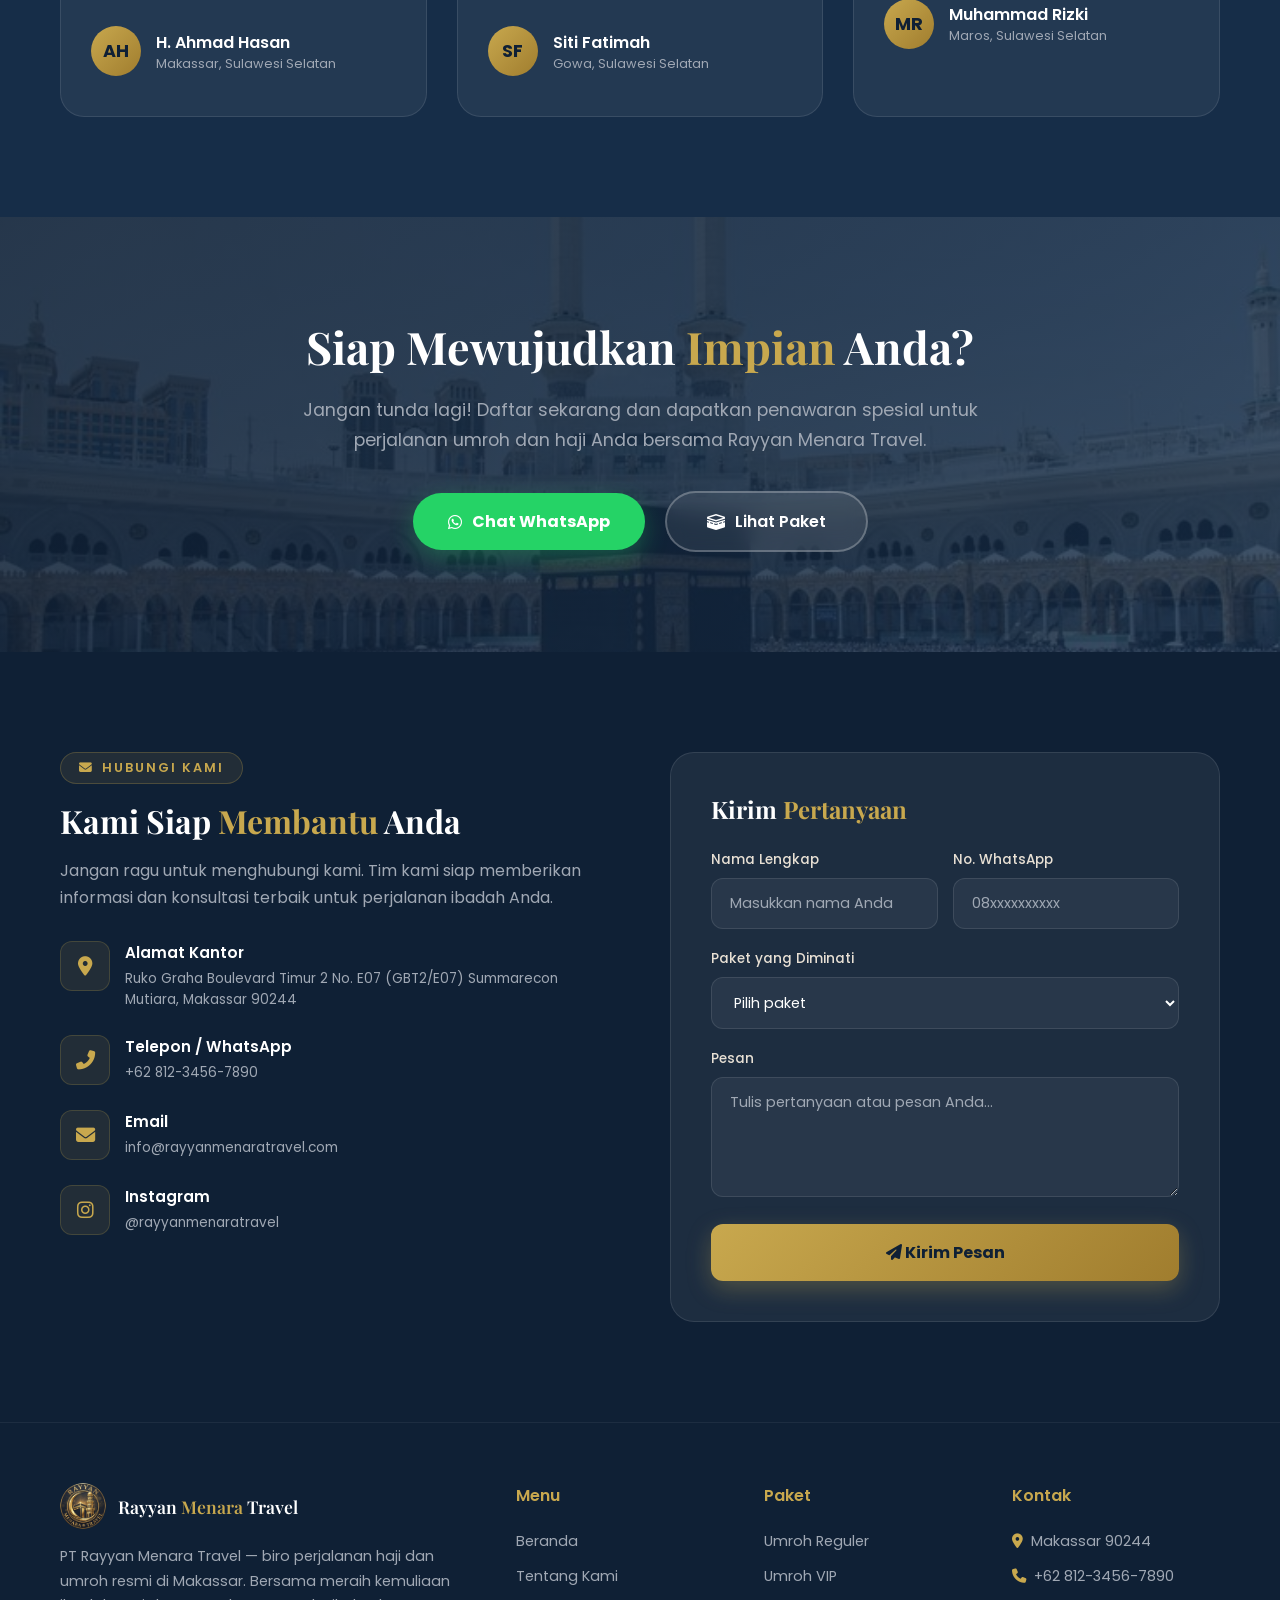
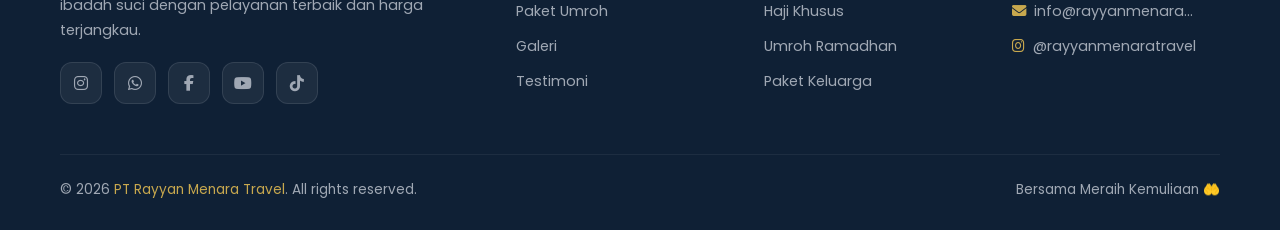
<file: rayyan-menara-travel/landing-1.html>
<!DOCTYPE html>
<html lang="id">
<head>
    <meta charset="UTF-8">
    <meta name="viewport" content="width=device-width, initial-scale=1.0">
    <title>PT Rayyan Menara Travel - Bersama Meraih Kemuliaan</title>
    <link rel="icon" type="image/png" href="asset/rmt-logo.png">
    <link rel="apple-touch-icon" href="asset/rmt-logo.png">
    <link href="https://fonts.googleapis.com/css2?family=Poppins:wght@300;400;500;600;700;800;900&family=Playfair+Display:wght@400;500;600;700&family=Amiri:wght@400;700&display=swap" rel="stylesheet">
    <link href="https://unpkg.com/aos@2.3.1/dist/aos.css" rel="stylesheet">
    <link rel="stylesheet" href="https://cdnjs.cloudflare.com/ajax/libs/font-awesome/6.5.0/css/all.min.css">
    <style>
        :root {
            --gold: #C8A84E;
            --gold-light: #E8D48B;
            --gold-dark: #A07D2E;
            --navy: #0F2035;
            --navy-light: #162D48;
            --navy-lighter: #1E3A5C;
            --cream: #FFF8E7;
            --white: #FFFFFF;
            --text-light: #E8E0D4;
            --text-muted: #A0A8B4;
            --card-bg: rgba(255,255,255,0.06);
            --card-border: rgba(255,255,255,0.1);
        }

        * {
            margin: 0;
            padding: 0;
            box-sizing: border-box;
        }

        html {
            scroll-behavior: smooth;
        }

        body {
            font-family: 'Poppins', sans-serif;
            background: var(--navy);
            color: var(--text-light);
            overflow-x: hidden;
        }

        /* Preloader */
        #preloader {
            position: fixed;
            top: 0; left: 0;
            width: 100%; height: 100%;
            background: var(--navy);
            z-index: 99999;
            display: flex;
            align-items: center;
            justify-content: center;
            flex-direction: column;
            transition: opacity 0.8s ease, visibility 0.8s ease;
        }

        #preloader.hidden {
            opacity: 0;
            visibility: hidden;
        }

        .loader-logo {
            font-family: 'Amiri', serif;
            font-size: 3rem;
            color: var(--gold);
            animation: pulse 1.5s ease-in-out infinite;
        }

        .loader-bar {
            width: 200px;
            height: 3px;
            background: var(--navy-lighter);
            margin-top: 20px;
            border-radius: 3px;
            overflow: hidden;
        }

        .loader-bar::after {
            content: '';
            display: block;
            width: 40%;
            height: 100%;
            background: linear-gradient(90deg, var(--gold), var(--gold-light));
            animation: loading 1.2s ease-in-out infinite;
        }

        @keyframes loading {
            0% { transform: translateX(-100%); }
            100% { transform: translateX(350%); }
        }

        @keyframes pulse {
            0%, 100% { opacity: 1; transform: scale(1); }
            50% { opacity: 0.7; transform: scale(1.05); }
        }

        /* Navbar */
        .navbar {
            position: fixed;
            top: 0; left: 0;
            width: 100%;
            padding: 20px 60px;
            display: flex;
            align-items: center;
            justify-content: space-between;
            z-index: 1000;
            transition: all 0.4s ease;
        }

        .navbar.scrolled {
            background: rgba(15, 32, 53, 0.97);
            backdrop-filter: blur(20px);
            padding: 12px 60px;
            box-shadow: 0 4px 30px rgba(0,0,0,0.4);
            border-bottom: 1px solid rgba(200, 168, 78, 0.1);
        }

        .nav-logo {
            display: flex;
            align-items: center;
            gap: 12px;
            text-decoration: none;
        }

        .nav-logo-icon {
            width: 45px;
            height: 45px;
            background: linear-gradient(135deg, var(--gold), var(--gold-dark));
            border-radius: 50%;
            display: flex;
            align-items: center;
            justify-content: center;
            font-family: 'Amiri', serif;
            font-size: 1.2rem;
            color: var(--navy);
            font-weight: 700;
        }

        .nav-logo-text {
            font-family: 'Playfair Display', serif;
            font-size: 1.1rem;
            color: var(--white);
            font-weight: 600;
        }

        .nav-logo-text span {
            color: var(--gold);
        }

        .nav-links {
            display: flex;
            align-items: center;
            gap: 35px;
            list-style: none;
        }

        .nav-links a {
            text-decoration: none;
            color: rgba(232, 224, 212, 0.85);
            font-size: 0.9rem;
            font-weight: 500;
            position: relative;
            transition: color 0.3s;
            letter-spacing: 0.5px;
        }

        .nav-links a:hover {
            color: var(--gold);
        }

        .nav-links a::after {
            content: '';
            position: absolute;
            bottom: -5px;
            left: 0;
            width: 0;
            height: 2px;
            background: var(--gold);
            transition: width 0.3s;
        }

        .nav-links a:hover::after {
            width: 100%;
        }

        .nav-cta {
            background: linear-gradient(135deg, var(--gold), var(--gold-dark));
            color: var(--navy) !important;
            padding: 10px 25px;
            border-radius: 50px;
            font-weight: 700 !important;
            transition: transform 0.3s, box-shadow 0.3s !important;
        }

        .nav-cta:hover {
            transform: translateY(-2px);
            box-shadow: 0 8px 25px rgba(200, 168, 78, 0.5);
        }

        .nav-cta::after {
            display: none !important;
        }

        .hamburger {
            display: none;
            flex-direction: column;
            gap: 5px;
            cursor: pointer;
            z-index: 1001;
        }

        .hamburger span {
            width: 28px;
            height: 2px;
            background: var(--gold);
            transition: all 0.3s;
        }

        .hamburger.active span:nth-child(1) {
            transform: rotate(45deg) translate(5px, 5px);
        }

        .hamburger.active span:nth-child(2) {
            opacity: 0;
        }

        .hamburger.active span:nth-child(3) {
            transform: rotate(-45deg) translate(5px, -5px);
        }

        /* Hero Section */
        .hero {
            position: relative;
            height: 100vh;
            min-height: 700px;
            display: flex;
            align-items: center;
            justify-content: center;
            overflow: hidden;
        }

        .hero-bg {
            position: absolute;
            top: 0; left: 0;
            width: 100%; height: 100%;
            background: url('asset/hero2.jpg') center/cover;
            z-index: 1;
        }

        .hero-bg::after {
            content: '';
            position: absolute;
            top: 0; left: 0;
            width: 100%; height: 100%;
            background: linear-gradient(180deg, rgba(15,32,53,0.35) 0%, rgba(15,32,53,0.5) 40%, rgba(15,32,53,0.85) 85%, rgba(15,32,53,1) 100%);
        }

        #hero-canvas {
            position: absolute;
            top: 0; left: 0;
            width: 100%; height: 100%;
            z-index: 2;
        }

        .hero-content {
            position: relative;
            z-index: 3;
            text-align: center;
            max-width: 900px;
            padding: 0 20px;
        }

        .hero-badge {
            display: inline-flex;
            align-items: center;
            gap: 8px;
            background: rgba(200, 168, 78, 0.12);
            border: 1px solid rgba(200, 168, 78, 0.35);
            padding: 8px 20px;
            border-radius: 50px;
            font-size: 0.85rem;
            color: var(--gold-light);
            margin-bottom: 25px;
            animation: fadeInDown 1s ease 0.3s both;
            backdrop-filter: blur(10px);
        }

        .hero-badge i {
            animation: sparkle 2s ease-in-out infinite;
        }

        @keyframes sparkle {
            0%, 100% { opacity: 1; transform: scale(1); }
            50% { opacity: 0.6; transform: scale(1.2); }
        }

        .hero-title {
            font-family: 'Playfair Display', serif;
            font-size: 4rem;
            font-weight: 700;
            line-height: 1.1;
            margin-bottom: 10px;
            animation: fadeInUp 1s ease 0.5s both;
            text-shadow: 0 4px 20px rgba(0,0,0,0.3);
        }

        .hero-title .line1 {
            display: block;
            color: var(--white);
        }

        .hero-title .line2 {
            display: block;
            background: linear-gradient(135deg, var(--gold-light), var(--gold), var(--gold-dark));
            -webkit-background-clip: text;
            -webkit-text-fill-color: transparent;
            background-clip: text;
        }

        .hero-arabic {
            font-family: 'Amiri', serif;
            font-size: 2.5rem;
            color: var(--gold);
            margin-bottom: 20px;
            opacity: 0.95;
            animation: fadeInUp 1s ease 0.7s both;
            text-shadow: 0 2px 10px rgba(200,168,78,0.3);
        }

        .hero-desc {
            font-size: 1.1rem;
            color: var(--text-light);
            line-height: 1.8;
            margin-bottom: 35px;
            animation: fadeInUp 1s ease 0.9s both;
            text-shadow: 0 1px 5px rgba(0,0,0,0.2);
        }

        .hero-buttons {
            display: flex;
            align-items: center;
            justify-content: center;
            gap: 20px;
            animation: fadeInUp 1s ease 1.1s both;
            flex-wrap: wrap;
        }

        .btn-primary {
            background: linear-gradient(135deg, var(--gold), var(--gold-dark));
            color: var(--navy);
            padding: 16px 40px;
            border-radius: 50px;
            font-weight: 700;
            font-size: 1rem;
            text-decoration: none;
            display: inline-flex;
            align-items: center;
            gap: 10px;
            transition: all 0.4s ease;
            border: none;
            cursor: pointer;
            position: relative;
            overflow: hidden;
            box-shadow: 0 8px 30px rgba(200, 168, 78, 0.3);
        }

        .btn-primary::before {
            content: '';
            position: absolute;
            top: 0; left: -100%;
            width: 100%; height: 100%;
            background: linear-gradient(90deg, transparent, rgba(255,255,255,0.4), transparent);
            transition: left 0.5s;
        }

        .btn-primary:hover::before {
            left: 100%;
        }

        .btn-primary:hover {
            transform: translateY(-3px);
            box-shadow: 0 15px 40px rgba(200, 168, 78, 0.5);
        }

        .btn-secondary {
            background: rgba(255,255,255,0.08);
            color: var(--white);
            padding: 16px 40px;
            border-radius: 50px;
            font-weight: 600;
            font-size: 1rem;
            text-decoration: none;
            display: inline-flex;
            align-items: center;
            gap: 10px;
            border: 2px solid rgba(255,255,255,0.25);
            transition: all 0.4s ease;
            cursor: pointer;
            backdrop-filter: blur(10px);
        }

        .btn-secondary:hover {
            border-color: var(--gold);
            color: var(--gold);
            transform: translateY(-3px);
            background: rgba(200, 168, 78, 0.1);
        }

        .hero-stats {
            display: flex;
            align-items: center;
            justify-content: center;
            gap: 50px;
            margin-top: 60px;
            animation: fadeInUp 1s ease 1.3s both;
        }

        .hero-stat {
            text-align: center;
        }

        .hero-stat-number {
            font-family: 'Playfair Display', serif;
            font-size: 2.5rem;
            font-weight: 700;
            color: var(--gold);
            text-shadow: 0 2px 15px rgba(200,168,78,0.3);
        }

        .hero-stat-label {
            font-size: 0.85rem;
            color: var(--text-muted);
            margin-top: 5px;
            font-weight: 400;
        }

        .hero-scroll {
            position: absolute;
            bottom: 30px;
            left: 50%;
            transform: translateX(-50%);
            z-index: 3;
            animation: bounce 2s ease-in-out infinite;
        }

        .hero-scroll a {
            color: var(--gold);
            font-size: 1.5rem;
            text-decoration: none;
        }

        @keyframes bounce {
            0%, 100% { transform: translateX(-50%) translateY(0); }
            50% { transform: translateX(-50%) translateY(-10px); }
        }

        @keyframes fadeInUp {
            from { opacity: 0; transform: translateY(40px); }
            to { opacity: 1; transform: translateY(0); }
        }

        @keyframes fadeInDown {
            from { opacity: 0; transform: translateY(-30px); }
            to { opacity: 1; transform: translateY(0); }
        }

        /* Section Styles */
        .section {
            padding: 100px 60px;
            position: relative;
        }

        .section-header {
            text-align: center;
            margin-bottom: 70px;
        }

        .section-badge {
            display: inline-flex;
            align-items: center;
            gap: 8px;
            background: rgba(200, 168, 78, 0.1);
            border: 1px solid rgba(200, 168, 78, 0.25);
            padding: 6px 18px;
            border-radius: 50px;
            font-size: 0.8rem;
            color: var(--gold);
            margin-bottom: 15px;
            text-transform: uppercase;
            letter-spacing: 2px;
            font-weight: 600;
        }

        .section-title {
            font-family: 'Playfair Display', serif;
            font-size: 2.8rem;
            font-weight: 700;
            margin-bottom: 15px;
            line-height: 1.2;
            color: var(--white);
        }

        .section-title span {
            color: var(--gold);
        }

        .section-desc {
            font-size: 1.05rem;
            color: var(--text-muted);
            max-width: 600px;
            margin: 0 auto;
            line-height: 1.7;
        }

        .section-divider {
            width: 60px;
            height: 3px;
            background: linear-gradient(90deg, var(--gold), var(--gold-dark));
            margin: 20px auto 0;
            border-radius: 3px;
        }

        /* About Section */
        .about {
            background: var(--navy);
        }

        .about-grid {
            display: grid;
            grid-template-columns: 1fr 1fr;
            gap: 80px;
            align-items: center;
        }

        .about-image {
            position: relative;
        }

        .about-image-main {
            width: 100%;
            height: 500px;
            object-fit: cover;
            border-radius: 20px;
            box-shadow: 0 30px 60px rgba(0,0,0,0.3);
        }

        .about-image-float {
            position: absolute;
            bottom: -30px;
            right: -30px;
            width: 200px;
            height: 200px;
            object-fit: cover;
            border-radius: 20px;
            border: 5px solid var(--navy);
            box-shadow: 0 20px 40px rgba(0,0,0,0.3);
        }

        .about-pattern {
            position: absolute;
            top: -20px;
            left: -20px;
            width: 120px;
            height: 120px;
            background: url('asset/hero4.jpg') center/cover;
            border-radius: 20px;
            opacity: 0.6;
            z-index: -1;
        }

        .about-experience {
            position: absolute;
            top: 30px;
            right: -40px;
            background: linear-gradient(135deg, var(--gold), var(--gold-dark));
            color: var(--navy);
            padding: 25px;
            border-radius: 20px;
            text-align: center;
            box-shadow: 0 20px 40px rgba(200, 168, 78, 0.4);
            animation: float 4s ease-in-out infinite;
        }

        .about-experience-number {
            font-family: 'Playfair Display', serif;
            font-size: 2.5rem;
            font-weight: 700;
            line-height: 1;
        }

        .about-experience-text {
            font-size: 0.8rem;
            font-weight: 600;
        }

        .about-content h3 {
            font-family: 'Playfair Display', serif;
            font-size: 2.2rem;
            margin-bottom: 20px;
            line-height: 1.3;
            color: var(--white);
        }

        .about-content h3 span {
            color: var(--gold);
        }

        .about-content p {
            color: var(--text-muted);
            line-height: 1.8;
            margin-bottom: 25px;
        }

        .about-features {
            display: grid;
            grid-template-columns: 1fr 1fr;
            gap: 15px;
            margin-bottom: 30px;
        }

        .about-feature {
            display: flex;
            align-items: center;
            gap: 10px;
            padding: 14px 15px;
            background: var(--card-bg);
            border: 1px solid var(--card-border);
            border-radius: 12px;
            font-size: 0.9rem;
            color: var(--text-light);
            transition: all 0.3s;
        }

        .about-feature:hover {
            background: rgba(200, 168, 78, 0.12);
            border-color: rgba(200, 168, 78, 0.35);
            transform: translateX(5px);
        }

        .about-feature i {
            color: var(--gold);
            font-size: 1rem;
        }

        /* Counter Section */
        .counter-section {
            background: linear-gradient(135deg, var(--gold), var(--gold-dark));
            padding: 70px 60px;
            position: relative;
            overflow: hidden;
        }

        .counter-section::before {
            content: '';
            position: absolute;
            top: 0; left: 0;
            width: 100%; height: 100%;
            background: url('asset/hero2.jpg') center/cover;
            opacity: 0.08;
        }

        .counter-grid {
            display: grid;
            grid-template-columns: repeat(4, 1fr);
            gap: 30px;
            position: relative;
            z-index: 1;
        }

        .counter-item {
            text-align: center;
        }

        .counter-number {
            font-family: 'Playfair Display', serif;
            font-size: 3.2rem;
            font-weight: 700;
            color: var(--navy);
            line-height: 1;
        }

        .counter-label {
            font-size: 0.95rem;
            color: rgba(10, 22, 40, 0.75);
            margin-top: 10px;
            font-weight: 500;
        }

        /* Why Choose Us */
        .why-us {
            background: var(--navy-light);
        }

        .why-grid {
            display: grid;
            grid-template-columns: repeat(4, 1fr);
            gap: 30px;
        }

        .why-card {
            background: var(--card-bg);
            border: 1px solid var(--card-border);
            border-radius: 24px;
            padding: 45px 30px;
            text-align: center;
            transition: all 0.5s ease;
            position: relative;
            overflow: hidden;
        }

        .why-card::before {
            content: '';
            position: absolute;
            top: 0; left: 0;
            width: 100%; height: 3px;
            background: linear-gradient(90deg, var(--gold), var(--gold-dark));
            opacity: 0;
            transition: opacity 0.5s;
        }

        .why-card:hover {
            transform: translateY(-10px);
            border-color: rgba(200, 168, 78, 0.3);
            box-shadow: 0 20px 60px rgba(0,0,0,0.25);
            background: rgba(255,255,255,0.08);
        }

        .why-card:hover::before {
            opacity: 1;
        }

        .why-icon {
            width: 80px;
            height: 80px;
            background: rgba(200, 168, 78, 0.1);
            border: 1px solid rgba(200, 168, 78, 0.2);
            border-radius: 20px;
            display: flex;
            align-items: center;
            justify-content: center;
            margin: 0 auto 25px;
            font-size: 2rem;
            color: var(--gold);
            transition: all 0.5s;
        }

        .why-card:hover .why-icon {
            background: linear-gradient(135deg, var(--gold), var(--gold-dark));
            color: var(--navy);
            transform: scale(1.1) rotate(5deg);
            border-color: transparent;
        }

        .why-card h4 {
            font-size: 1.15rem;
            font-weight: 600;
            margin-bottom: 12px;
            color: var(--white);
        }

        .why-card p {
            font-size: 0.9rem;
            color: var(--text-muted);
            line-height: 1.7;
        }

        /* Process Section */
        .process {
            background: var(--navy);
        }

        .process-timeline {
            display: flex;
            align-items: flex-start;
            justify-content: space-between;
            position: relative;
            max-width: 1000px;
            margin: 0 auto;
        }

        .process-timeline::before {
            content: '';
            position: absolute;
            top: 40px;
            left: 60px;
            right: 60px;
            height: 3px;
            background: rgba(200, 168, 78, 0.2);
        }

        .process-step {
            text-align: center;
            flex: 1;
            position: relative;
            z-index: 1;
        }

        .process-step-number {
            width: 80px;
            height: 80px;
            background: rgba(200, 168, 78, 0.08);
            border: 3px solid rgba(200, 168, 78, 0.3);
            border-radius: 50%;
            display: flex;
            align-items: center;
            justify-content: center;
            margin: 0 auto 20px;
            font-family: 'Playfair Display', serif;
            font-size: 1.5rem;
            font-weight: 700;
            color: var(--gold);
            transition: all 0.4s;
        }

        .process-step:hover .process-step-number {
            background: linear-gradient(135deg, var(--gold), var(--gold-dark));
            color: var(--navy);
            transform: scale(1.15);
            border-color: transparent;
            box-shadow: 0 10px 30px rgba(200, 168, 78, 0.4);
        }

        .process-step h4 {
            font-size: 1rem;
            font-weight: 600;
            margin-bottom: 8px;
            color: var(--white);
        }

        .process-step p {
            font-size: 0.85rem;
            color: var(--text-muted);
            max-width: 180px;
            margin: 0 auto;
            line-height: 1.5;
        }

        /* Packages Section */
        .packages {
            background: var(--navy-light);
            position: relative;
        }

        .packages::before {
            content: '';
            position: absolute;
            top: 0; left: 0;
            width: 100%; height: 100%;
            background: url('asset/hero2.jpg') center/cover;
            opacity: 0.02;
        }

        .packages-grid {
            display: grid;
            grid-template-columns: repeat(3, 1fr);
            gap: 30px;
            position: relative;
            z-index: 1;
        }

        .package-card {
            background: var(--card-bg);
            border: 1px solid var(--card-border);
            border-radius: 24px;
            overflow: hidden;
            transition: all 0.5s ease;
            position: relative;
        }

        .package-card.featured {
            border-color: var(--gold);
            transform: scale(1.05);
            background: rgba(200, 168, 78, 0.04);
        }

        .package-card.featured .package-badge {
            display: block;
        }

        .package-card:hover {
            transform: translateY(-10px);
            box-shadow: 0 30px 60px rgba(0,0,0,0.3);
            border-color: rgba(200, 168, 78, 0.4);
        }

        .package-card.featured:hover {
            transform: scale(1.05) translateY(-10px);
        }

        .package-badge {
            display: none;
            position: absolute;
            top: 20px;
            right: 20px;
            background: linear-gradient(135deg, var(--gold), var(--gold-dark));
            color: var(--navy);
            padding: 5px 15px;
            border-radius: 50px;
            font-size: 0.75rem;
            font-weight: 700;
            z-index: 2;
            box-shadow: 0 4px 15px rgba(200, 168, 78, 0.4);
        }

        .package-image {
            width: 100%;
            height: 220px;
            object-fit: cover;
            transition: transform 0.5s;
        }

        .package-card:hover .package-image {
            transform: scale(1.05);
        }

        .package-image-wrapper {
            overflow: hidden;
            position: relative;
        }

        .package-image-wrapper::after {
            content: '';
            position: absolute;
            bottom: 0; left: 0;
            width: 100%; height: 50%;
            background: linear-gradient(transparent, rgba(15, 32, 53, 0.8));
        }

        .package-content {
            padding: 30px;
        }

        .package-type {
            display: inline-block;
            background: rgba(200, 168, 78, 0.1);
            color: var(--gold);
            padding: 4px 12px;
            border-radius: 50px;
            font-size: 0.75rem;
            font-weight: 600;
            margin-bottom: 12px;
            border: 1px solid rgba(200, 168, 78, 0.2);
        }

        .package-name {
            font-family: 'Playfair Display', serif;
            font-size: 1.4rem;
            font-weight: 700;
            margin-bottom: 8px;
            color: var(--white);
        }

        .package-duration {
            display: flex;
            align-items: center;
            gap: 8px;
            color: var(--text-muted);
            font-size: 0.85rem;
            margin-bottom: 20px;
        }

        .package-features {
            list-style: none;
            margin-bottom: 25px;
        }

        .package-features li {
            display: flex;
            align-items: center;
            gap: 10px;
            padding: 8px 0;
            font-size: 0.9rem;
            color: var(--text-muted);
            border-bottom: 1px solid rgba(255,255,255,0.05);
        }

        .package-features li:last-child {
            border-bottom: none;
        }

        .package-features li i {
            color: var(--gold);
            font-size: 0.8rem;
        }

        .package-price {
            display: flex;
            align-items: baseline;
            gap: 5px;
            margin-bottom: 20px;
        }

        .package-price-label {
            font-size: 0.85rem;
            color: var(--text-muted);
        }

        .package-price-value {
            font-family: 'Playfair Display', serif;
            font-size: 1.8rem;
            font-weight: 700;
            color: var(--gold);
        }

        .package-price-unit {
            font-size: 0.85rem;
            color: var(--text-muted);
        }

        .package-btn {
            width: 100%;
            padding: 14px;
            border-radius: 12px;
            font-weight: 600;
            font-size: 0.95rem;
            text-align: center;
            display: block;
            text-decoration: none;
            transition: all 0.4s;
            border: none;
            cursor: pointer;
        }

        .package-btn-primary {
            background: linear-gradient(135deg, var(--gold), var(--gold-dark));
            color: var(--navy);
        }

        .package-btn-primary:hover {
            box-shadow: 0 10px 30px rgba(200, 168, 78, 0.5);
            transform: translateY(-2px);
        }

        .package-btn-secondary {
            background: rgba(200, 168, 78, 0.08);
            color: var(--gold);
            border: 1px solid rgba(200, 168, 78, 0.3);
        }

        .package-btn-secondary:hover {
            background: rgba(200, 168, 78, 0.18);
            border-color: var(--gold);
        }

        /* Gallery Section */
        .gallery {
            background: var(--navy);
        }

        .gallery-grid {
            display: grid;
            grid-template-columns: repeat(4, 1fr);
            grid-template-rows: repeat(2, 250px);
            gap: 15px;
        }

        .gallery-item {
            border-radius: 16px;
            overflow: hidden;
            position: relative;
            cursor: pointer;
            border: 1px solid rgba(255,255,255,0.05);
        }

        .gallery-item:nth-child(1) {
            grid-column: span 2;
            grid-row: span 2;
        }

        .gallery-item img {
            width: 100%;
            height: 100%;
            object-fit: cover;
            transition: transform 0.6s ease;
        }

        .gallery-item:hover img {
            transform: scale(1.1);
        }

        .gallery-overlay {
            position: absolute;
            top: 0; left: 0;
            width: 100%; height: 100%;
            background: linear-gradient(135deg, rgba(15,32,53,0.7), rgba(200, 168, 78, 0.25));
            display: flex;
            align-items: center;
            justify-content: center;
            opacity: 0;
            transition: opacity 0.4s;
        }

        .gallery-item:hover .gallery-overlay {
            opacity: 1;
        }

        .gallery-overlay i {
            font-size: 2rem;
            color: var(--white);
        }

        /* Testimonials */
        .testimonials {
            background: var(--navy-light);
        }

        .testimonials-slider {
            display: grid;
            grid-template-columns: repeat(3, 1fr);
            gap: 30px;
        }

        .testimonial-card {
            background: var(--card-bg);
            border: 1px solid var(--card-border);
            border-radius: 24px;
            padding: 40px 30px;
            transition: all 0.4s;
            position: relative;
        }

        .testimonial-card::before {
            content: '';
            position: absolute;
            top: 0; left: 0;
            width: 100%; height: 3px;
            background: linear-gradient(90deg, var(--gold), var(--gold-dark));
            border-radius: 24px 24px 0 0;
            opacity: 0;
            transition: opacity 0.4s;
        }

        .testimonial-card:hover {
            transform: translateY(-5px);
            border-color: rgba(200, 168, 78, 0.25);
            background: rgba(255,255,255,0.08);
        }

        .testimonial-card:hover::before {
            opacity: 1;
        }

        .testimonial-quote {
            font-size: 3rem;
            color: var(--gold);
            opacity: 0.25;
            font-family: 'Playfair Display', serif;
            line-height: 1;
            margin-bottom: 15px;
        }

        .testimonial-text {
            font-size: 0.95rem;
            color: var(--text-muted);
            line-height: 1.8;
            margin-bottom: 25px;
            font-style: italic;
        }

        .testimonial-stars {
            color: var(--gold);
            margin-bottom: 20px;
            font-size: 0.9rem;
        }

        .testimonial-author {
            display: flex;
            align-items: center;
            gap: 15px;
        }

        .testimonial-avatar {
            width: 50px;
            height: 50px;
            border-radius: 50%;
            background: linear-gradient(135deg, var(--gold), var(--gold-dark));
            display: flex;
            align-items: center;
            justify-content: center;
            font-weight: 700;
            color: var(--navy);
            font-size: 1.1rem;
        }

        .testimonial-name {
            font-weight: 600;
            font-size: 1rem;
            color: var(--white);
        }

        .testimonial-location {
            font-size: 0.8rem;
            color: var(--text-muted);
        }

        /* CTA Section */
        .cta {
            padding: 100px 60px;
            position: relative;
            overflow: hidden;
        }

        .cta-bg {
            position: absolute;
            top: 0; left: 0;
            width: 100%; height: 100%;
            background: url('asset/hero1.jpeg') center/cover;
        }

        .cta-bg::after {
            content: '';
            position: absolute;
            top: 0; left: 0;
            width: 100%; height: 100%;
            background: linear-gradient(135deg, rgba(15,32,53,0.88), rgba(22,45,72,0.82));
        }

        .cta-content {
            position: relative;
            z-index: 1;
            text-align: center;
            max-width: 700px;
            margin: 0 auto;
        }

        .cta-content h2 {
            font-family: 'Playfair Display', serif;
            font-size: 2.8rem;
            margin-bottom: 20px;
            color: var(--white);
        }

        .cta-content h2 span {
            color: var(--gold);
        }

        .cta-content p {
            font-size: 1.1rem;
            color: var(--text-muted);
            margin-bottom: 35px;
            line-height: 1.7;
        }

        .cta-buttons {
            display: flex;
            align-items: center;
            justify-content: center;
            gap: 20px;
            flex-wrap: wrap;
        }

        .btn-whatsapp {
            background: #25D366;
            color: white;
            padding: 16px 35px;
            border-radius: 50px;
            font-weight: 700;
            font-size: 1rem;
            text-decoration: none;
            display: inline-flex;
            align-items: center;
            gap: 10px;
            transition: all 0.4s;
            border: none;
            cursor: pointer;
            box-shadow: 0 8px 25px rgba(37, 211, 102, 0.3);
        }

        .btn-whatsapp:hover {
            transform: translateY(-3px);
            box-shadow: 0 15px 40px rgba(37, 211, 102, 0.5);
        }

        /* Contact Section */
        .contact {
            background: var(--navy);
        }

        .contact-grid {
            display: grid;
            grid-template-columns: 1fr 1fr;
            gap: 60px;
        }

        .contact-info h3 {
            font-family: 'Playfair Display', serif;
            font-size: 2rem;
            margin-bottom: 15px;
            color: var(--white);
        }

        .contact-info h3 span {
            color: var(--gold);
        }

        .contact-info > p {
            color: var(--text-muted);
            line-height: 1.7;
            margin-bottom: 30px;
        }

        .contact-item {
            display: flex;
            align-items: flex-start;
            gap: 15px;
            margin-bottom: 25px;
        }

        .contact-item-icon {
            width: 50px;
            height: 50px;
            background: rgba(200, 168, 78, 0.1);
            border: 1px solid rgba(200, 168, 78, 0.2);
            border-radius: 12px;
            display: flex;
            align-items: center;
            justify-content: center;
            color: var(--gold);
            font-size: 1.2rem;
            flex-shrink: 0;
        }

        .contact-item-text h5 {
            font-size: 0.95rem;
            margin-bottom: 5px;
            color: var(--white);
            font-weight: 600;
        }

        .contact-item-text p {
            font-size: 0.85rem;
            color: var(--text-muted);
            line-height: 1.5;
        }

        .contact-form {
            background: var(--card-bg);
            border: 1px solid var(--card-border);
            border-radius: 24px;
            padding: 40px;
        }

        .form-group {
            margin-bottom: 20px;
        }

        .form-group label {
            display: block;
            font-size: 0.85rem;
            color: var(--text-light);
            margin-bottom: 8px;
            font-weight: 500;
        }

        .form-group input,
        .form-group select,
        .form-group textarea {
            width: 100%;
            padding: 14px 18px;
            background: rgba(255,255,255,0.05);
            border: 1px solid rgba(255,255,255,0.1);
            border-radius: 12px;
            color: var(--white);
            font-family: 'Poppins', sans-serif;
            font-size: 0.9rem;
            transition: all 0.3s;
            outline: none;
        }

        .form-group input::placeholder,
        .form-group textarea::placeholder {
            color: var(--text-muted);
        }

        .form-group input:focus,
        .form-group select:focus,
        .form-group textarea:focus {
            border-color: var(--gold);
            box-shadow: 0 0 0 3px rgba(200, 168, 78, 0.1);
            background: rgba(255,255,255,0.08);
        }

        .form-group textarea {
            height: 120px;
            resize: vertical;
        }

        .form-group select option {
            background: var(--navy);
        }

        .form-row {
            display: grid;
            grid-template-columns: 1fr 1fr;
            gap: 15px;
        }

        .form-submit {
            width: 100%;
            padding: 16px;
            background: linear-gradient(135deg, var(--gold), var(--gold-dark));
            color: var(--navy);
            border: none;
            border-radius: 12px;
            font-weight: 700;
            font-size: 1rem;
            cursor: pointer;
            transition: all 0.4s;
            font-family: 'Poppins', sans-serif;
            box-shadow: 0 8px 25px rgba(200, 168, 78, 0.3);
        }

        .form-submit:hover {
            box-shadow: 0 12px 35px rgba(200, 168, 78, 0.5);
            transform: translateY(-2px);
        }

        /* Footer */
        .footer {
            background: var(--navy);
            padding: 60px 60px 30px;
            border-top: 1px solid rgba(255,255,255,0.06);
        }

        .footer-grid {
            display: grid;
            grid-template-columns: 2fr 1fr 1fr 1fr;
            gap: 40px;
            margin-bottom: 50px;
        }

        .footer-brand p {
            color: var(--text-muted);
            font-size: 0.9rem;
            line-height: 1.7;
            margin-top: 15px;
            margin-bottom: 20px;
        }

        .footer-socials {
            display: flex;
            gap: 12px;
        }

        .footer-social {
            width: 42px;
            height: 42px;
            background: var(--card-bg);
            border: 1px solid var(--card-border);
            border-radius: 12px;
            display: flex;
            align-items: center;
            justify-content: center;
            color: var(--text-muted);
            text-decoration: none;
            transition: all 0.3s;
        }

        .footer-social:hover {
            background: var(--gold);
            color: var(--navy);
            border-color: var(--gold);
            transform: translateY(-3px);
        }

        .footer-col h4 {
            font-size: 1rem;
            font-weight: 600;
            margin-bottom: 20px;
            color: var(--gold);
        }

        .footer-col ul {
            list-style: none;
        }

        .footer-col ul li {
            margin-bottom: 10px;
        }

        .footer-col ul li a {
            color: var(--text-muted);
            text-decoration: none;
            font-size: 0.9rem;
            transition: all 0.3s;
        }

        .footer-col ul li a:hover {
            color: var(--gold);
            padding-left: 5px;
        }

        .footer-bottom {
            border-top: 1px solid rgba(255,255,255,0.06);
            padding-top: 25px;
            display: flex;
            align-items: center;
            justify-content: space-between;
        }

        .footer-bottom p {
            color: var(--text-muted);
            font-size: 0.85rem;
        }

        .footer-bottom a {
            color: var(--gold);
            text-decoration: none;
        }

        /* Back to Top */
        .back-to-top {
            position: fixed;
            bottom: 30px;
            right: 30px;
            width: 50px;
            height: 50px;
            background: linear-gradient(135deg, var(--gold), var(--gold-dark));
            color: var(--navy);
            border-radius: 50%;
            display: flex;
            align-items: center;
            justify-content: center;
            font-size: 1.2rem;
            cursor: pointer;
            z-index: 999;
            opacity: 0;
            visibility: hidden;
            transition: all 0.4s;
            border: none;
            box-shadow: 0 10px 30px rgba(200, 168, 78, 0.3);
        }

        .back-to-top.visible {
            opacity: 1;
            visibility: visible;
        }

        .back-to-top:hover {
            transform: translateY(-5px);
            box-shadow: 0 15px 40px rgba(200, 168, 78, 0.5);
        }

        /* WhatsApp Float */
        .whatsapp-float {
            position: fixed;
            bottom: 30px;
            left: 30px;
            z-index: 999;
        }

        .whatsapp-float a {
            width: 60px;
            height: 60px;
            background: #25D366;
            border-radius: 50%;
            display: flex;
            align-items: center;
            justify-content: center;
            color: white;
            font-size: 1.8rem;
            text-decoration: none;
            box-shadow: 0 10px 30px rgba(37, 211, 102, 0.4);
            animation: pulse-wa 2s ease-in-out infinite;
        }

        @keyframes pulse-wa {
            0%, 100% { box-shadow: 0 10px 30px rgba(37, 211, 102, 0.4); }
            50% { box-shadow: 0 10px 50px rgba(37, 211, 102, 0.6); }
        }

        /* Mobile Menu */
        .mobile-menu {
            position: fixed;
            top: 0; right: -100%;
            width: 300px;
            height: 100%;
            background: rgba(15, 32, 53, 0.99);
            backdrop-filter: blur(20px);
            z-index: 1000;
            padding: 80px 30px 30px;
            transition: right 0.4s ease;
            border-left: 1px solid rgba(200, 168, 78, 0.15);
        }

        .mobile-menu.active {
            right: 0;
        }

        .mobile-menu-overlay {
            position: fixed;
            top: 0; left: 0;
            width: 100%; height: 100%;
            background: rgba(0,0,0,0.5);
            z-index: 999;
            opacity: 0;
            visibility: hidden;
            transition: all 0.4s;
        }

        .mobile-menu-overlay.active {
            opacity: 1;
            visibility: visible;
        }

        .mobile-menu ul {
            list-style: none;
        }

        .mobile-menu ul li {
            margin-bottom: 5px;
        }

        .mobile-menu ul li a {
            display: block;
            padding: 15px 0;
            color: var(--text-light);
            text-decoration: none;
            font-size: 1.1rem;
            border-bottom: 1px solid rgba(255,255,255,0.05);
            transition: color 0.3s;
        }

        .mobile-menu ul li a:hover {
            color: var(--gold);
        }

        @keyframes float {
            0%, 100% { transform: translateY(0) rotate(0deg); }
            50% { transform: translateY(-20px) rotate(5deg); }
        }

        /* Responsive */
        @media (max-width: 1024px) {
            .section { padding: 80px 30px; }
            .navbar { padding: 15px 30px; }
            .navbar.scrolled { padding: 10px 30px; }
            .hero-title { font-size: 3rem; }
            .packages-grid { grid-template-columns: repeat(2, 1fr); }
            .package-card.featured { transform: none; }
            .package-card.featured:hover { transform: translateY(-10px); }
            .why-grid { grid-template-columns: repeat(2, 1fr); }
            .gallery-grid { grid-template-columns: repeat(2, 1fr); grid-template-rows: auto; }
            .gallery-item:nth-child(1) { grid-column: span 2; }
            .testimonials-slider { grid-template-columns: repeat(2, 1fr); }
            .footer-grid { grid-template-columns: repeat(2, 1fr); }
            .counter-grid { grid-template-columns: repeat(2, 1fr); gap: 30px; }
            .process-timeline { flex-wrap: wrap; gap: 30px; justify-content: center; }
            .process-timeline::before { display: none; }
        }

        @media (max-width: 768px) {
            .nav-links { display: none; }
            .hamburger { display: flex; }
            .hero-title { font-size: 2.2rem; }
            .hero-arabic { font-size: 1.8rem; }
            .hero-stats { gap: 25px; }
            .hero-stat-number { font-size: 1.8rem; }
            .about-grid { grid-template-columns: 1fr; gap: 40px; }
            .about-image-float { display: none; }
            .about-experience { right: 10px; }
            .packages-grid { grid-template-columns: 1fr; max-width: 450px; margin: 0 auto; }
            .gallery-grid { grid-template-columns: 1fr; }
            .gallery-item:nth-child(1) { grid-column: span 1; grid-row: span 1; }
            .testimonials-slider { grid-template-columns: 1fr; }
            .contact-grid { grid-template-columns: 1fr; }
            .form-row { grid-template-columns: 1fr; }
            .section-title { font-size: 2rem; }
            .cta-content h2 { font-size: 2rem; }
            .footer-grid { grid-template-columns: 1fr; }
            .footer-bottom { flex-direction: column; gap: 10px; text-align: center; }
            .counter-section { padding: 40px 20px; }
            .counter-grid { grid-template-columns: repeat(2, 1fr); }
            .counter-number { font-size: 2.2rem; }
            .hero-buttons { flex-direction: column; }
            .why-grid { grid-template-columns: 1fr; max-width: 400px; margin: 0 auto; }
        }

        /* Scroll reveal helper */
        .reveal {
            opacity: 0;
            transform: translateY(30px);
            transition: all 0.8s ease;
        }

        .reveal.active {
            opacity: 1;
            transform: translateY(0);
        }
    </style>
</head>
<body>

    <!-- Preloader -->
    <div id="preloader">
        <div class="loader-logo">Rayyan Menara</div>
        <div class="loader-bar"></div>
    </div>

    <!-- Navbar -->
    <nav class="navbar" id="navbar">
        <a href="#" class="nav-logo">
            <img src="asset/rmt-logo.png" style="width:46px;height:46px;object-fit:cover;border-radius:50%;">
            <div class="nav-logo-text">Rayyan <span>Menara</span> Travel</div>
        </a>
        <ul class="nav-links">
            <li><a href="#beranda">Beranda</a></li>
            <li><a href="#tentang">Tentang</a></li>
            <li><a href="#paket">Paket</a></li>
            <li><a href="#galeri">Galeri</a></li>
            <li><a href="#testimoni">Testimoni</a></li>
            <li><a href="#kontak">Kontak</a></li>
            <li><a href="https://wa.me/6281234567890" class="nav-cta">Hubungi Kami</a></li>
        </ul>
        <div class="hamburger" id="hamburger">
            <span></span>
            <span></span>
            <span></span>
        </div>
    </nav>

    <!-- Mobile Menu -->
    <div class="mobile-menu-overlay" id="mobileOverlay"></div>
    <div class="mobile-menu" id="mobileMenu">
        <ul>
            <li><a href="#beranda" onclick="closeMobile()">Beranda</a></li>
            <li><a href="#tentang" onclick="closeMobile()">Tentang</a></li>
            <li><a href="#paket" onclick="closeMobile()">Paket</a></li>
            <li><a href="#galeri" onclick="closeMobile()">Galeri</a></li>
            <li><a href="#testimoni" onclick="closeMobile()">Testimoni</a></li>
            <li><a href="#kontak" onclick="closeMobile()">Kontak</a></li>
            <li><a href="https://wa.me/6281234567890" onclick="closeMobile()" style="color: var(--gold);">Hubungi Kami</a></li>
        </ul>
    </div>

    <!-- Hero Section -->
    <section class="hero" id="beranda">
        <div class="hero-bg"></div>
        <canvas id="hero-canvas"></canvas>

        <div class="hero-content">
            <div class="hero-badge">
                <i class="fas fa-star"></i>
                Travel Haji & Umroh Terpercaya di Makassar
            </div>
            <h1 class="hero-title">
                <span class="line1">Wujudkan Impian</span>
                <span class="line2">Menuju Tanah Suci</span>
            </h1>
            <div class="hero-arabic">بِسْمِ اللَّهِ الرَّحْمَنِ الرَّحِيمِ</div>
            <p class="hero-desc">
                PT Rayyan Menara Travel — bersama meraih kemuliaan ibadah haji dan umroh dengan pelayanan terbaik, profesional, dan penuh keikhlasan. Sekali bayar, umrah berkali-kali.
            </p>
            <div class="hero-buttons">
                <a href="#paket" class="btn-primary">
                    <i class="fas fa-kaaba"></i>
                    Lihat Paket Umroh
                </a>
                <a href="#tentang" class="btn-secondary">
                    <i class="fas fa-play-circle"></i>
                    Pelajari Lebih Lanjut
                </a>
            </div>
            <div class="hero-stats">
                <div class="hero-stat">
                    <div class="hero-stat-number" data-count="1112">0</div>
                    <div class="hero-stat-label">Pengikut</div>
                </div>
                <div class="hero-stat">
                    <div class="hero-stat-number" data-count="500">0</div>
                    <div class="hero-stat-label">Jamaah Terlayani</div>
                </div>
                <div class="hero-stat">
                    <div class="hero-stat-number" data-count="64">0</div>
                    <div class="hero-stat-label">Keberangkatan</div>
                </div>
            </div>
        </div>

        <div class="hero-scroll">
            <a href="#tentang"><i class="fas fa-chevron-down"></i></a>
        </div>
    </section>

    <!-- About Section -->
    <section class="section about" id="tentang">
        <div class="about-grid">
            <div class="about-image" data-aos="fade-right" data-aos-duration="1000">
                <div class="about-pattern"></div>
                <img src="asset/hero4.jpg" alt="Rayyan Menara Travel Guide" class="about-image-main">
                <img src="asset/hero2.jpg" alt="Jamaah Umroh" class="about-image-float">
                <div class="about-experience">
                    <div class="about-experience-number">10+</div>
                    <div class="about-experience-text">Tahun<br>Pengalaman</div>
                </div>
            </div>
            <div class="about-content" data-aos="fade-left" data-aos-duration="1000">
                <div class="section-badge">
                    <i class="fas fa-mosque"></i>
                    Tentang Kami
                </div>
                <h3>Bersama Meraih <span>Kemuliaan</span> Ibadah Suci</h3>
                <p>
                    PT Rayyan Menara Travel adalah biro perjalanan haji dan umroh resmi yang berlokasi di Makassar, Sulawesi Selatan. Kami berkomitmen memberikan pelayanan terbaik dengan harga terjangkau untuk mewujudkan impian Anda beribadah di Tanah Suci.
                </p>
                <p>
                    Dengan moto "Sekali Bayar Umrah Berkali-Kali", kami memberikan program keanggotaan eksklusif yang memungkinkan Anda melakukan umroh lebih dari satu kali dengan biaya yang efisien.
                </p>
                <div class="about-features">
                    <div class="about-feature">
                        <i class="fas fa-check-circle"></i>
                        Izin Resmi Kemenag
                    </div>
                    <div class="about-feature">
                        <i class="fas fa-check-circle"></i>
                        Hotel Bintang 4-5
                    </div>
                    <div class="about-feature">
                        <i class="fas fa-check-circle"></i>
                        Pembimbing Berpengalaman
                    </div>
                    <div class="about-feature">
                        <i class="fas fa-check-circle"></i>
                        Harga Kompetitif
                    </div>
                    <div class="about-feature">
                        <i class="fas fa-check-circle"></i>
                        Penerbangan Langsung
                    </div>
                    <div class="about-feature">
                        <i class="fas fa-check-circle"></i>
                        Full AC & Catering
                    </div>
                </div>
                <a href="#paket" class="btn-primary">
                    <i class="fas fa-arrow-right"></i>
                    Lihat Paket Kami
                </a>
            </div>
        </div>
    </section>

    <!-- Counter Section -->
    <section class="counter-section">
        <div class="counter-grid">
            <div class="counter-item" data-aos="zoom-in" data-aos-duration="800">
                <div class="counter-number" data-count="500">0</div>
                <div class="counter-label">Jamaah Terlayani</div>
            </div>
            <div class="counter-item" data-aos="zoom-in" data-aos-duration="800" data-aos-delay="100">
                <div class="counter-number" data-count="50">0</div>
                <div class="counter-label">Keberangkatan</div>
            </div>
            <div class="counter-item" data-aos="zoom-in" data-aos-duration="800" data-aos-delay="200">
                <div class="counter-number" data-count="15">0</div>
                <div class="counter-label">Hotel Partner</div>
            </div>
            <div class="counter-item" data-aos="zoom-in" data-aos-duration="800" data-aos-delay="300">
                <div class="counter-number" data-count="100">0</div>
                <div class="counter-label">% Kepuasan</div>
            </div>
        </div>
    </section>

    <!-- Why Choose Us -->
    <section class="section why-us" id="keunggulan">
        <div class="section-header" data-aos="fade-up">
            <div class="section-badge">
                <i class="fas fa-gem"></i>
                Keunggulan Kami
            </div>
            <h2 class="section-title">Mengapa Memilih <span>Rayyan Menara?</span></h2>
            <p class="section-desc">Kami memberikan pengalaman ibadah yang tak terlupakan dengan pelayanan terbaik dan profesional.</p>
            <div class="section-divider"></div>
        </div>
        <div class="why-grid">
            <div class="why-card" data-aos="fade-up" data-aos-duration="800" data-aos-delay="0">
                <div class="why-icon"><i class="fas fa-award"></i></div>
                <h4>Terpercaya & Resmi</h4>
                <p>Terdaftar resmi di Kementerian Agama RI dengan izin operasional yang lengkap dan terpercaya.</p>
            </div>
            <div class="why-card" data-aos="fade-up" data-aos-duration="800" data-aos-delay="100">
                <div class="why-icon"><i class="fas fa-hotel"></i></div>
                <h4>Hotel Premium</h4>
                <p>Penginapan bintang 4-5 dengan lokasi strategis dekat Masjidil Haram dan Masjid Nabawi.</p>
            </div>
            <div class="why-card" data-aos="fade-up" data-aos-duration="800" data-aos-delay="200">
                <div class="why-icon"><i class="fas fa-user-tie"></i></div>
                <h4>Pembimbing Ahli</h4>
                <p>Ustadz dan pembimbing berpengalaman yang siap mendampingi jamaah sepanjang perjalanan.</p>
            </div>
            <div class="why-card" data-aos="fade-up" data-aos-duration="800" data-aos-delay="300">
                <div class="why-icon"><i class="fas fa-hand-holding-heart"></i></div>
                <h4>Harga Terjangkau</h4>
                <p>Program "Sekali Bayar Umrah Berkali-Kali" dengan harga kompetitif dan cicilan mudah.</p>
            </div>
        </div>
    </section>

    <!-- Process Section -->
    <section class="section process">
        <div class="section-header" data-aos="fade-up">
            <div class="section-badge">
                <i class="fas fa-route"></i>
                Alur Pendaftaran
            </div>
            <h2 class="section-title">Langkah Mudah <span>Mendaftar</span></h2>
            <p class="section-desc">Proses pendaftaran yang simpel dan cepat untuk memulai perjalanan suci Anda.</p>
            <div class="section-divider"></div>
        </div>
        <div class="process-timeline">
            <div class="process-step" data-aos="fade-up" data-aos-delay="0">
                <div class="process-step-number">01</div>
                <h4>Konsultasi</h4>
                <p>Hubungi kami untuk konsultasi paket yang sesuai</p>
            </div>
            <div class="process-step" data-aos="fade-up" data-aos-delay="150">
                <div class="process-step-number">02</div>
                <h4>Pendaftaran</h4>
                <p>Isi formulir dan lengkapi dokumen diperlukan</p>
            </div>
            <div class="process-step" data-aos="fade-up" data-aos-delay="300">
                <div class="process-step-number">03</div>
                <h4>Pembayaran</h4>
                <p>Bayar dengan berbagai metode yang tersedia</p>
            </div>
            <div class="process-step" data-aos="fade-up" data-aos-delay="450">
                <div class="process-step-number">04</div>
                <h4>Manasik</h4>
                <p>Bimbingan manasik haji/umroh sebelum berangkat</p>
            </div>
            <div class="process-step" data-aos="fade-up" data-aos-delay="600">
                <div class="process-step-number">05</div>
                <h4>Berangkat</h4>
                <p>Menuju Tanah Suci dengan pelayanan terbaik</p>
            </div>
        </div>
    </section>

    <!-- Packages Section -->
    <section class="section packages" id="paket">
        <div class="section-header" data-aos="fade-up">
            <div class="section-badge">
                <i class="fas fa-kaaba"></i>
                Paket Perjalanan
            </div>
            <h2 class="section-title">Pilih Paket <span>Umroh & Haji</span></h2>
            <p class="section-desc">Berbagai pilihan paket perjalanan ibadah yang dirancang untuk kenyamanan dan kekhusyukan Anda.</p>
            <div class="section-divider"></div>
        </div>
        <div class="packages-grid">
            <!-- Package 1 -->
            <div class="package-card" data-aos="fade-up" data-aos-duration="800" data-aos-delay="0">
                <div class="package-badge">Populer</div>
                <div class="package-image-wrapper">
                    <img src="asset/hero6.jpg" alt="Umroh Reguler" class="package-image">
                </div>
                <div class="package-content">
                    <span class="package-type">Umroh</span>
                    <h3 class="package-name">Umroh Reguler</h3>
                    <div class="package-duration">
                        <i class="far fa-clock"></i>
                        9 Hari | Keberangkatan Reguler
                    </div>
                    <ul class="package-features">
                        <li><i class="fas fa-check"></i> Tiket pesawat PP</li>
                        <li><i class="fas fa-check"></i> Hotel bintang 4</li>
                        <li><i class="fas fa-check"></i> Makan 3x sehari (Catering)</li>
                        <li><i class="fas fa-check"></i> Visa & asuransi</li>
                        <li><i class="fas fa-check"></i> City tour Mekah & Madinah</li>
                        <li><i class="fas fa-check"></i> Perlengkapan umroh lengkap</li>
                    </ul>
                    <div class="package-price">
                        <span class="package-price-label">Mulai dari</span>
                        <span class="package-price-value">Rp 25jt</span>
                        <span class="package-price-unit">/orang</span>
                    </div>
                    <a href="https://wa.me/6281234567890?text=Saya%20tertarik%20dengan%20paket%20Umroh%20Reguler" class="package-btn package-btn-secondary">Daftar Sekarang</a>
                </div>
            </div>

            <!-- Package 2 - Featured -->
            <div class="package-card featured" data-aos="fade-up" data-aos-duration="800" data-aos-delay="150">
                <div class="package-badge">⭐ Terlaris</div>
                <div class="package-image-wrapper">
                    <img src="asset/hero5.jpg" alt="Umroh VIP" class="package-image">
                </div>
                <div class="package-content">
                    <span class="package-type">Umroh VIP</span>
                    <h3 class="package-name">Umroh Premium VIP</h3>
                    <div class="package-duration">
                        <i class="far fa-clock"></i>
                        12 Hari | Keberangkatan VIP
                    </div>
                    <ul class="package-features">
                        <li><i class="fas fa-check"></i> Tiket pesawat direct flight</li>
                        <li><i class="fas fa-check"></i> Hotel bintang 5 (dekat Haram)</li>
                        <li><i class="fas fa-check"></i> Makan 3x sehari (Menu Premium)</li>
                        <li><i class="fas fa-check"></i> Visa & asuransi premium</li>
                        <li><i class="fas fa-check"></i> Private guide & transport</li>
                        <li><i class="fas fa-check"></i> Ziarah lengkap + Jeddah tour</li>
                    </ul>
                    <div class="package-price">
                        <span class="package-price-label">Mulai dari</span>
                        <span class="package-price-value">Rp 35jt</span>
                        <span class="package-price-unit">/orang</span>
                    </div>
                    <a href="https://wa.me/6281234567890?text=Saya%20tertarik%20dengan%20paket%20Umroh%20VIP" class="package-btn package-btn-primary">Daftar Sekarang</a>
                </div>
            </div>

            <!-- Package 3 -->
            <div class="package-card" data-aos="fade-up" data-aos-duration="800" data-aos-delay="300">
                <div class="package-badge">Eksklusif</div>
                <div class="package-image-wrapper">
                    <img src="asset/hero5.jpg" alt="Paket Haji" class="package-image">
                </div>
                <div class="package-content">
                    <span class="package-type">Haji</span>
                    <h3 class="package-name">Paket Haji Khusus</h3>
                    <div class="package-duration">
                        <i class="far fa-clock"></i>
                        26 Hari | Musim Haji
                    </div>
                    <ul class="package-features">
                        <li><i class="fas fa-check"></i> Tiket pesawat PP</li>
                        <li><i class="fas fa-check"></i> Hotel bintang 4-5</li>
                        <li><i class="fas fa-check"></i> Makan 3x sehari</li>
                        <li><i class="fas fa-check"></i> Handling visa & manasik</li>
                        <li><i class="fas fa-check"></i> Pembimbing berpengalaman</li>
                        <li><i class="fas fa-check"></i> Perlengkapan haji lengkap</li>
                    </ul>
                    <div class="package-price">
                        <span class="package-price-label">Mulai dari</span>
                        <span class="package-price-value">Rp 85jt</span>
                        <span class="package-price-unit">/orang</span>
                    </div>
                    <a href="https://wa.me/6281234567890?text=Saya%20tertarik%20dengan%20paket%20Haji%20Khusus" class="package-btn package-btn-secondary">Daftar Sekarang</a>
                </div>
            </div>
        </div>
    </section>

    <!-- Gallery Section -->
    <section class="section gallery" id="galeri">
        <div class="section-header" data-aos="fade-up">
            <div class="section-badge">
                <i class="fas fa-images"></i>
                Galeri
            </div>
            <h2 class="section-title">Momen <span>Berharga</span> Jamaah Kami</h2>
            <p class="section-desc">Dokumentasi perjalanan ibadah jamaah Rayyan Menara Travel di Tanah Suci.</p>
            <div class="section-divider"></div>
        </div>
        <div class="gallery-grid">
            <div class="gallery-item" data-aos="fade-up" data-aos-duration="800">
                <img src="asset/hero2.jpg" alt="Jamaah di Masjidil Haram">
                <div class="gallery-overlay"><i class="fas fa-expand"></i></div>
            </div>
            <div class="gallery-item" data-aos="fade-up" data-aos-duration="800" data-aos-delay="100">
                <img src="asset/hero3.jpg" alt="Masjidil Haram">
                <div class="gallery-overlay"><i class="fas fa-expand"></i></div>
            </div>
            <div class="gallery-item" data-aos="fade-up" data-aos-duration="800" data-aos-delay="200">
                <img src="asset/hero4.jpg" alt="Hotel Premium">
                <div class="gallery-overlay"><i class="fas fa-expand"></i></div>
            </div>
            <div class="gallery-item" data-aos="fade-up" data-aos-duration="800" data-aos-delay="300">
                <img src="asset/hero5.jpg" alt="Pembimbing Jamaah">
                <div class="gallery-overlay"><i class="fas fa-expand"></i></div>
            </div>
            <div class="gallery-item" data-aos="fade-up" data-aos-duration="800" data-aos-delay="400">
                <img src="asset/hero6.jpg" alt="Masjid di Indonesia">
                <div class="gallery-overlay"><i class="fas fa-expand"></i></div>
            </div>
        </div>
    </section>

    <!-- Testimonials -->
    <section class="section testimonials" id="testimoni">
        <div class="section-header" data-aos="fade-up">
            <div class="section-badge">
                <i class="fas fa-comments"></i>
                Testimoni
            </div>
            <h2 class="section-title">Apa Kata <span>Jamaah Kami?</span></h2>
            <p class="section-desc">Cerita dan pengalaman nyata dari jamaah yang telah bersama kami ke Tanah Suci.</p>
            <div class="section-divider"></div>
        </div>
        <div class="testimonials-slider">
            <div class="testimonial-card" data-aos="fade-up" data-aos-duration="800" data-aos-delay="0">
                <div class="testimonial-quote">"</div>
                <div class="testimonial-stars">
                    <i class="fas fa-star"></i>
                    <i class="fas fa-star"></i>
                    <i class="fas fa-star"></i>
                    <i class="fas fa-star"></i>
                    <i class="fas fa-star"></i>
                </div>
                <p class="testimonial-text">Alhamdulillah, pelayanan Rayyan Menara Travel sangat luar biasa. Hotel dekat dengan Masjidil Haram, makanan enak, dan pembimbing sangat membantu. Insya Allah mau umroh lagi bersama Rayyan Menara.</p>
                <div class="testimonial-author">
                    <div class="testimonial-avatar">AH</div>
                    <div>
                        <div class="testimonial-name">H. Ahmad Hasan</div>
                        <div class="testimonial-location">Makassar, Sulawesi Selatan</div>
                    </div>
                </div>
            </div>
            <div class="testimonial-card" data-aos="fade-up" data-aos-duration="800" data-aos-delay="150">
                <div class="testimonial-quote">"</div>
                <div class="testimonial-stars">
                    <i class="fas fa-star"></i>
                    <i class="fas fa-star"></i>
                    <i class="fas fa-star"></i>
                    <i class="fas fa-star"></i>
                    <i class="fas fa-star"></i>
                </div>
                <p class="testimonial-text">Ini pengalaman umroh pertama saya bersama keluarga. Rayyan Menara Travel membuat semuanya sangat mudah dan nyaman. Harga terjangkau tapi kualitas premium. Sangat recommended!</p>
                <div class="testimonial-author">
                    <div class="testimonial-avatar">SF</div>
                    <div>
                        <div class="testimonial-name">Siti Fatimah</div>
                        <div class="testimonial-location">Gowa, Sulawesi Selatan</div>
                    </div>
                </div>
            </div>
            <div class="testimonial-card" data-aos="fade-up" data-aos-duration="800" data-aos-delay="300">
                <div class="testimonial-quote">"</div>
                <div class="testimonial-stars">
                    <i class="fas fa-star"></i>
                    <i class="fas fa-star"></i>
                    <i class="fas fa-star"></i>
                    <i class="fas fa-star"></i>
                    <i class="fas fa-star"></i>
                </div>
                <p class="testimonial-text">Program "Sekali Bayar Umrah Berkali-Kali" benar-benar menguntungkan. Sudah 2x umroh dengan Rayyan Menara dan selalu puas. Tim yang solid dan pelayanan yang ramah.</p>
                <div class="testimonial-author">
                    <div class="testimonial-avatar">MR</div>
                    <div>
                        <div class="testimonial-name">Muhammad Rizki</div>
                        <div class="testimonial-location">Maros, Sulawesi Selatan</div>
                    </div>
                </div>
            </div>
        </div>
    </section>

    <!-- CTA Section -->
    <section class="cta">
        <div class="cta-bg"></div>
        <div class="cta-content" data-aos="zoom-in" data-aos-duration="1000">
            <h2>Siap Mewujudkan <span>Impian</span> Anda?</h2>
            <p>Jangan tunda lagi! Daftar sekarang dan dapatkan penawaran spesial untuk perjalanan umroh dan haji Anda bersama Rayyan Menara Travel.</p>
            <div class="cta-buttons">
                <a href="https://wa.me/6281234567890?text=Assalamu'alaikum,%20saya%20ingin%20bertanya%20tentang%20paket%20umroh" class="btn-whatsapp">
                    <i class="fab fa-whatsapp"></i>
                    Chat WhatsApp
                </a>
                <a href="#paket" class="btn-secondary">
                    <i class="fas fa-kaaba"></i>
                    Lihat Paket
                </a>
            </div>
        </div>
    </section>

    <!-- Contact Section -->
    <section class="section contact" id="kontak">
        <div class="contact-grid">
            <div class="contact-info" data-aos="fade-right" data-aos-duration="1000">
                <div class="section-badge">
                    <i class="fas fa-envelope"></i>
                    Hubungi Kami
                </div>
                <h3>Kami Siap <span>Membantu</span> Anda</h3>
                <p>Jangan ragu untuk menghubungi kami. Tim kami siap memberikan informasi dan konsultasi terbaik untuk perjalanan ibadah Anda.</p>

                <div class="contact-item">
                    <div class="contact-item-icon"><i class="fas fa-map-marker-alt"></i></div>
                    <div class="contact-item-text">
                        <h5>Alamat Kantor</h5>
                        <p>Ruko Graha Boulevard Timur 2 No. E07 (GBT2/E07) Summarecon Mutiara, Makassar 90244</p>
                    </div>
                </div>
                <div class="contact-item">
                    <div class="contact-item-icon"><i class="fas fa-phone-alt"></i></div>
                    <div class="contact-item-text">
                        <h5>Telepon / WhatsApp</h5>
                        <p>+62 812-3456-7890</p>
                    </div>
                </div>
                <div class="contact-item">
                    <div class="contact-item-icon"><i class="fas fa-envelope"></i></div>
                    <div class="contact-item-text">
                        <h5>Email</h5>
                        <p>info@rayyanmenaratravel.com</p>
                    </div>
                </div>
                <div class="contact-item">
                    <div class="contact-item-icon"><i class="fab fa-instagram"></i></div>
                    <div class="contact-item-text">
                        <h5>Instagram</h5>
                        <p>@rayyanmenaratravel</p>
                    </div>
                </div>
            </div>
            <div class="contact-form" data-aos="fade-left" data-aos-duration="1000">
                <h3 style="font-family: 'Playfair Display', serif; font-size: 1.5rem; margin-bottom: 25px; color: var(--white);">Kirim <span style="color: var(--gold);">Pertanyaan</span></h3>
                <form id="contactForm">
                    <div class="form-row">
                        <div class="form-group">
                            <label>Nama Lengkap</label>
                            <input type="text" placeholder="Masukkan nama Anda" required>
                        </div>
                        <div class="form-group">
                            <label>No. WhatsApp</label>
                            <input type="tel" placeholder="08xxxxxxxxxx" required>
                        </div>
                    </div>
                    <div class="form-group">
                        <label>Paket yang Diminati</label>
                        <select required>
                            <option value="">Pilih paket</option>
                            <option>Umroh Reguler (9 Hari)</option>
                            <option>Umroh VIP (12 Hari)</option>
                            <option>Haji Khusus (26 Hari)</option>
                            <option>Custom / Lainnya</option>
                        </select>
                    </div>
                    <div class="form-group">
                        <label>Pesan</label>
                        <textarea placeholder="Tulis pertanyaan atau pesan Anda..."></textarea>
                    </div>
                    <button type="submit" class="form-submit">
                        <i class="fas fa-paper-plane"></i> Kirim Pesan
                    </button>
                </form>
            </div>
        </div>
    </section>

    <!-- Footer -->
    <footer class="footer">
        <div class="footer-grid">
            <div class="footer-brand">
                <a href="#" class="nav-logo">
                    <img src="asset/rmt-logo.png" style="width:46px;height:46px;object-fit:cover;border-radius:50%;">
                    <div class="nav-logo-text">Rayyan <span>Menara</span> Travel</div>
                </a>
                <p>PT Rayyan Menara Travel — biro perjalanan haji dan umroh resmi di Makassar. Bersama meraih kemuliaan ibadah suci dengan pelayanan terbaik dan harga terjangkau.</p>
                <div class="footer-socials">
                    <a href="https://instagram.com/rayyanmenaratravel" class="footer-social"><i class="fab fa-instagram"></i></a>
                    <a href="https://wa.me/6281234567890" class="footer-social"><i class="fab fa-whatsapp"></i></a>
                    <a href="#" class="footer-social"><i class="fab fa-facebook-f"></i></a>
                    <a href="#" class="footer-social"><i class="fab fa-youtube"></i></a>
                    <a href="#" class="footer-social"><i class="fab fa-tiktok"></i></a>
                </div>
            </div>
            <div class="footer-col">
                <h4>Menu</h4>
                <ul>
                    <li><a href="#beranda">Beranda</a></li>
                    <li><a href="#tentang">Tentang Kami</a></li>
                    <li><a href="#paket">Paket Umroh</a></li>
                    <li><a href="#galeri">Galeri</a></li>
                    <li><a href="#testimoni">Testimoni</a></li>
                </ul>
            </div>
            <div class="footer-col">
                <h4>Paket</h4>
                <ul>
                    <li><a href="#paket">Umroh Reguler</a></li>
                    <li><a href="#paket">Umroh VIP</a></li>
                    <li><a href="#paket">Haji Khusus</a></li>
                    <li><a href="#paket">Umroh Ramadhan</a></li>
                    <li><a href="#paket">Paket Keluarga</a></li>
                </ul>
            </div>
            <div class="footer-col">
                <h4>Kontak</h4>
                <ul>
                    <li><a href="#"><i class="fas fa-map-marker-alt" style="margin-right:8px;color:var(--gold)"></i>Makassar 90244</a></li>
                    <li><a href="tel:+6281234567890"><i class="fas fa-phone" style="margin-right:8px;color:var(--gold)"></i>+62 812-3456-7890</a></li>
                    <li><a href="mailto:info@rayyanmenaratravel.com"><i class="fas fa-envelope" style="margin-right:8px;color:var(--gold)"></i>info@rayyanmenara...</a></li>
                    <li><a href="https://instagram.com/rayyanmenaratravel"><i class="fab fa-instagram" style="margin-right:8px;color:var(--gold)"></i>@rayyanmenaratravel</a></li>
                </ul>
            </div>
        </div>
        <div class="footer-bottom">
            <p>&copy; 2026 <a href="#">PT Rayyan Menara Travel</a>. All rights reserved.</p>
            <p>Bersama Meraih Kemuliaan 🤲</p>
        </div>
    </footer>

    <!-- Back to Top -->
    <button class="back-to-top" id="backToTop">
        <i class="fas fa-chevron-up"></i>
    </button>

    <!-- WhatsApp Float -->
    <div class="whatsapp-float">
        <a href="https://wa.me/6281234567890?text=Assalamu'alaikum,%20saya%20ingin%20bertanya%20tentang%20paket%20umroh%20Rayyan%20Menara%20Travel" target="_blank">
            <i class="fab fa-whatsapp"></i>
        </a>
    </div>

    <script src="https://unpkg.com/aos@2.3.1/dist/aos.js"></script>
    <script>
        // Preloader
        window.addEventListener('load', () => {
            setTimeout(() => {
                document.getElementById('preloader').classList.add('hidden');
            }, 1500);
        });

        // AOS Init
        AOS.init({
            duration: 800,
            easing: 'ease-out-cubic',
            once: true,
            offset: 80
        });

        // Navbar Scroll
        const navbar = document.getElementById('navbar');
        window.addEventListener('scroll', () => {
            if (window.scrollY > 50) {
                navbar.classList.add('scrolled');
            } else {
                navbar.classList.remove('scrolled');
            }
        });

        // Mobile Menu
        const hamburger = document.getElementById('hamburger');
        const mobileMenu = document.getElementById('mobileMenu');
        const mobileOverlay = document.getElementById('mobileOverlay');

        hamburger.addEventListener('click', () => {
            hamburger.classList.toggle('active');
            mobileMenu.classList.toggle('active');
            mobileOverlay.classList.toggle('active');
        });

        mobileOverlay.addEventListener('click', closeMobile);

        function closeMobile() {
            hamburger.classList.remove('active');
            mobileMenu.classList.remove('active');
            mobileOverlay.classList.remove('active');
        }

        // Back to Top
        const backToTop = document.getElementById('backToTop');
        window.addEventListener('scroll', () => {
            if (window.scrollY > 500) {
                backToTop.classList.add('visible');
            } else {
                backToTop.classList.remove('visible');
            }
        });

        backToTop.addEventListener('click', () => {
            window.scrollTo({ top: 0, behavior: 'smooth' });
        });

        // Hero Canvas Particles
        const canvas = document.getElementById('hero-canvas');
        const ctx = canvas.getContext('2d');
        let particles = [];

        function resizeCanvas() {
            canvas.width = window.innerWidth;
            canvas.height = window.innerHeight;
        }

        resizeCanvas();
        window.addEventListener('resize', resizeCanvas);

        class Particle {
            constructor() {
                this.reset();
            }

            reset() {
                this.x = Math.random() * canvas.width;
                this.y = Math.random() * canvas.height;
                this.size = Math.random() * 2.5 + 0.5;
                this.speedX = (Math.random() - 0.5) * 0.6;
                this.speedY = (Math.random() - 0.5) * 0.6;
                this.opacity = Math.random() * 0.6 + 0.15;
                this.golden = Math.random() > 0.65;
            }

            update() {
                this.x += this.speedX;
                this.y += this.speedY;

                if (this.x < 0 || this.x > canvas.width || this.y < 0 || this.y > canvas.height) {
                    this.reset();
                }
            }

            draw() {
                ctx.beginPath();
                ctx.arc(this.x, this.y, this.size, 0, Math.PI * 2);
                if (this.golden) {
                    ctx.fillStyle = `rgba(200, 168, 78, ${this.opacity})`;
                } else {
                    ctx.fillStyle = `rgba(255, 255, 255, ${this.opacity * 0.5})`;
                }
                ctx.fill();
            }
        }

        function initParticles() {
            const count = Math.min(120, Math.floor(canvas.width * canvas.height / 12000));
            for (let i = 0; i < count; i++) {
                particles.push(new Particle());
            }
        }

        function connectParticles() {
            for (let i = 0; i < particles.length; i++) {
                for (let j = i + 1; j < particles.length; j++) {
                    const dx = particles[i].x - particles[j].x;
                    const dy = particles[i].y - particles[j].y;
                    const dist = Math.sqrt(dx * dx + dy * dy);

                    if (dist < 160) {
                        const opacity = (1 - dist / 160) * 0.18;
                        ctx.beginPath();
                        ctx.strokeStyle = `rgba(200, 168, 78, ${opacity})`;
                        ctx.lineWidth = 0.6;
                        ctx.moveTo(particles[i].x, particles[i].y);
                        ctx.lineTo(particles[j].x, particles[j].y);
                        ctx.stroke();
                    }
                }
            }
        }

        function animateParticles() {
            ctx.clearRect(0, 0, canvas.width, canvas.height);
            particles.forEach(p => {
                p.update();
                p.draw();
            });
            connectParticles();
            requestAnimationFrame(animateParticles);
        }

        initParticles();
        animateParticles();

        // Counter Animation
        function animateCounters() {
            const counters = document.querySelectorAll('[data-count]');
            counters.forEach(counter => {
                const target = parseInt(counter.getAttribute('data-count'));
                const duration = 2000;
                const step = target / (duration / 16);
                let current = 0;

                const updateCounter = () => {
                    current += step;
                    if (current < target) {
                        counter.textContent = Math.floor(current).toLocaleString();
                        requestAnimationFrame(updateCounter);
                    } else {
                        counter.textContent = target.toLocaleString() + '+';
                    }
                };

                const observer = new IntersectionObserver((entries) => {
                    entries.forEach(entry => {
                        if (entry.isIntersecting) {
                            current = 0;
                            updateCounter();
                            observer.unobserve(entry.target);
                        }
                    });
                }, { threshold: 0.5 });

                observer.observe(counter);
            });
        }

        animateCounters();

        // Form Submit
        document.getElementById('contactForm').addEventListener('submit', function(e) {
            e.preventDefault();
            const name = this.querySelector('input[type="text"]').value;
            const phone = this.querySelector('input[type="tel"]').value;
            const paket = this.querySelector('select').value;
            const pesan = this.querySelector('textarea').value;

            const waMessage = `Assalamu'alaikum, saya ${name}%0ANomor HP: ${phone}%0APaket: ${paket}%0APesan: ${pesan}`;
            window.open(`https://wa.me/6281234567890?text=${waMessage}`, '_blank');
        });

        // Smooth scroll for anchor links
        document.querySelectorAll('a[href^="#"]').forEach(anchor => {
            anchor.addEventListener('click', function(e) {
                e.preventDefault();
                const target = document.querySelector(this.getAttribute('href'));
                if (target) {
                    target.scrollIntoView({ behavior: 'smooth', block: 'start' });
                }
            });
        });

        // Parallax effect on hero
        window.addEventListener('scroll', () => {
            const scrolled = window.scrollY;
            const heroBg = document.querySelector('.hero-bg');
            if (heroBg && scrolled < window.innerHeight) {
                heroBg.style.transform = `translateY(${scrolled * 0.3}px)`;
            }
        });
    </script>
</body>
</html>
</file>
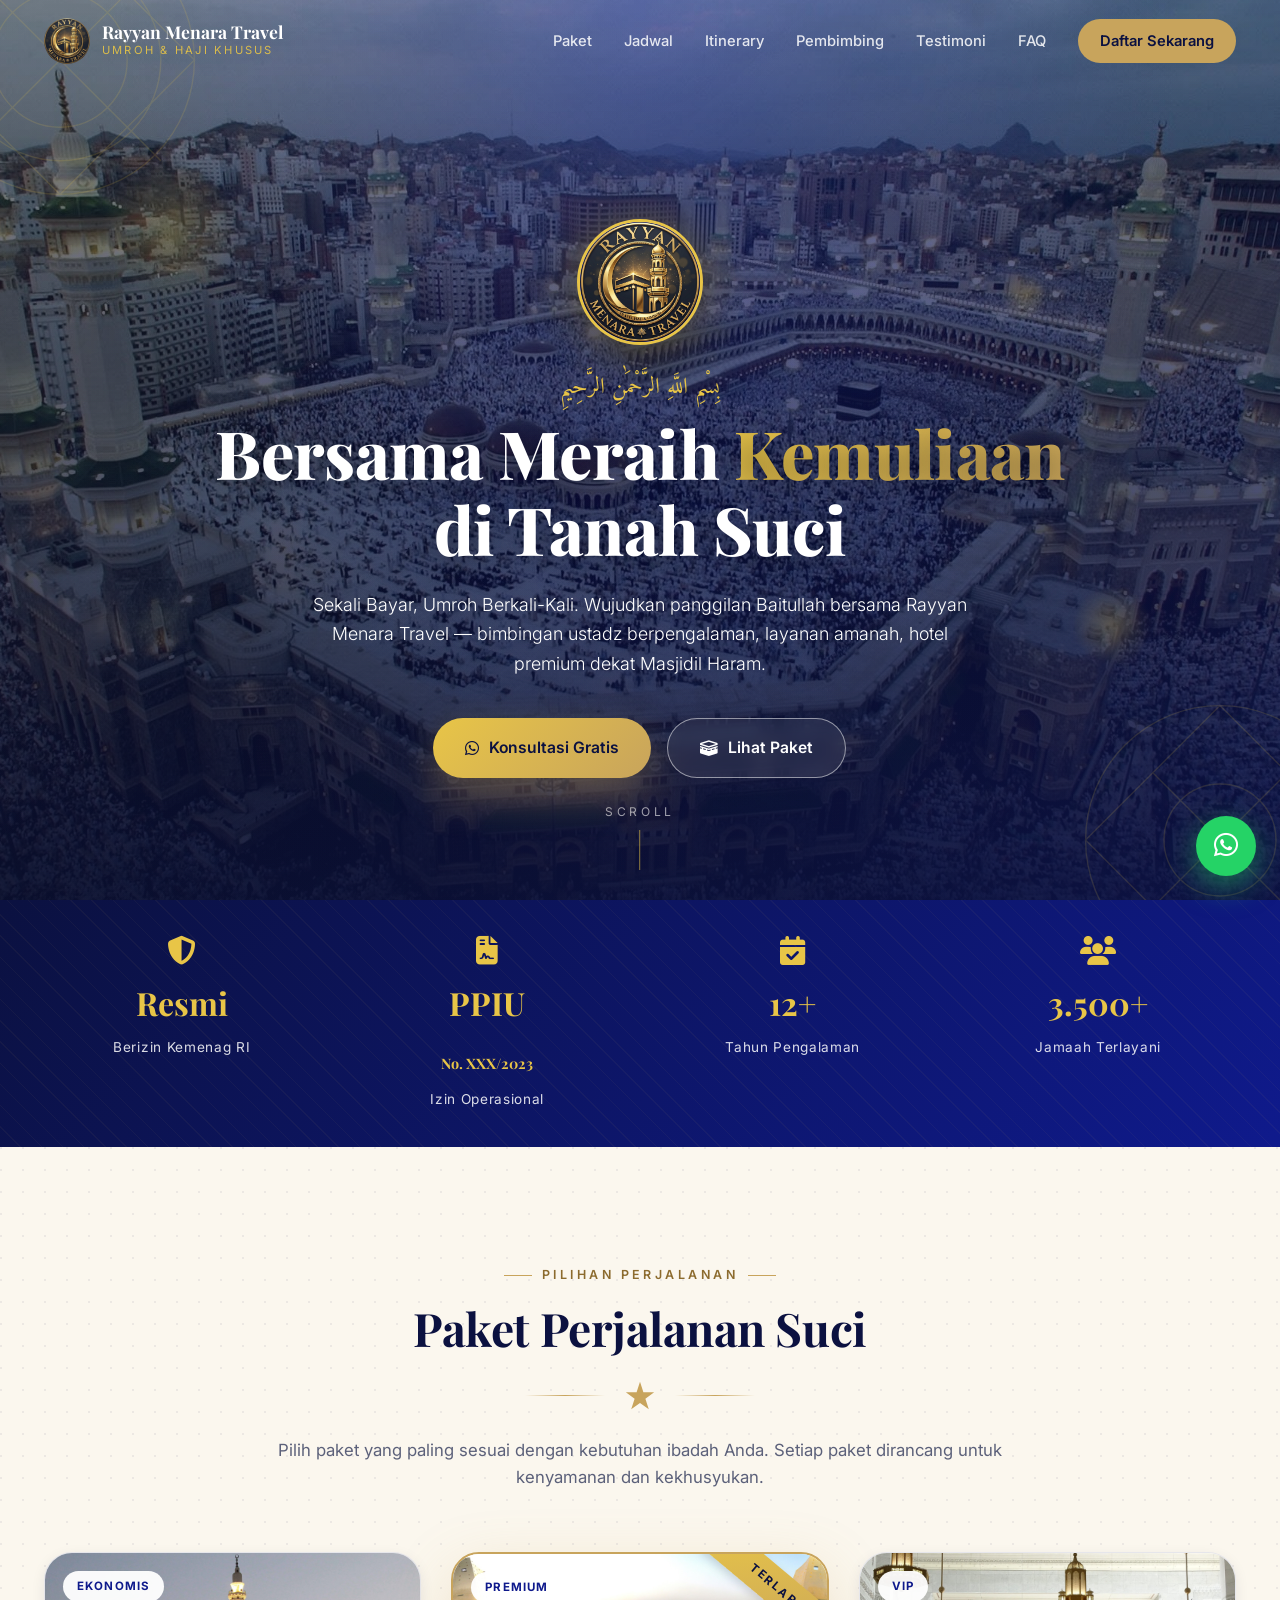
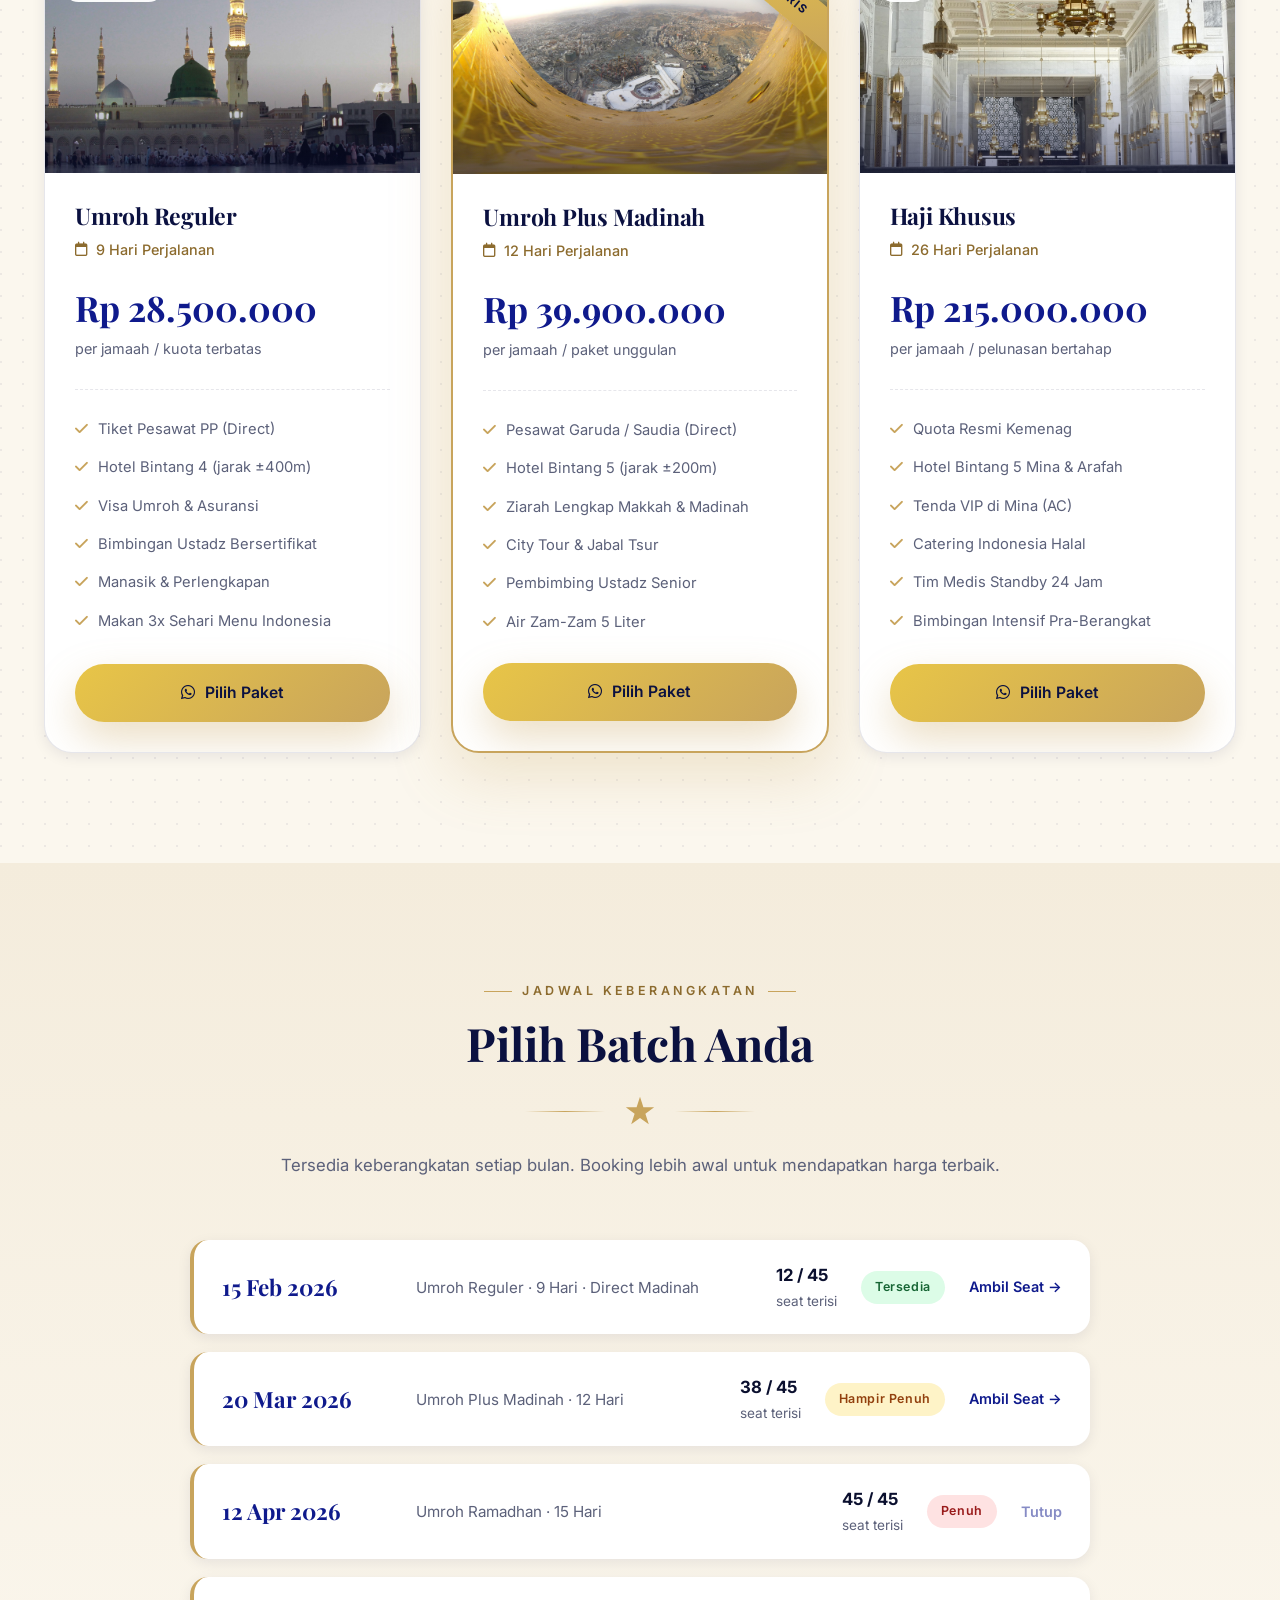
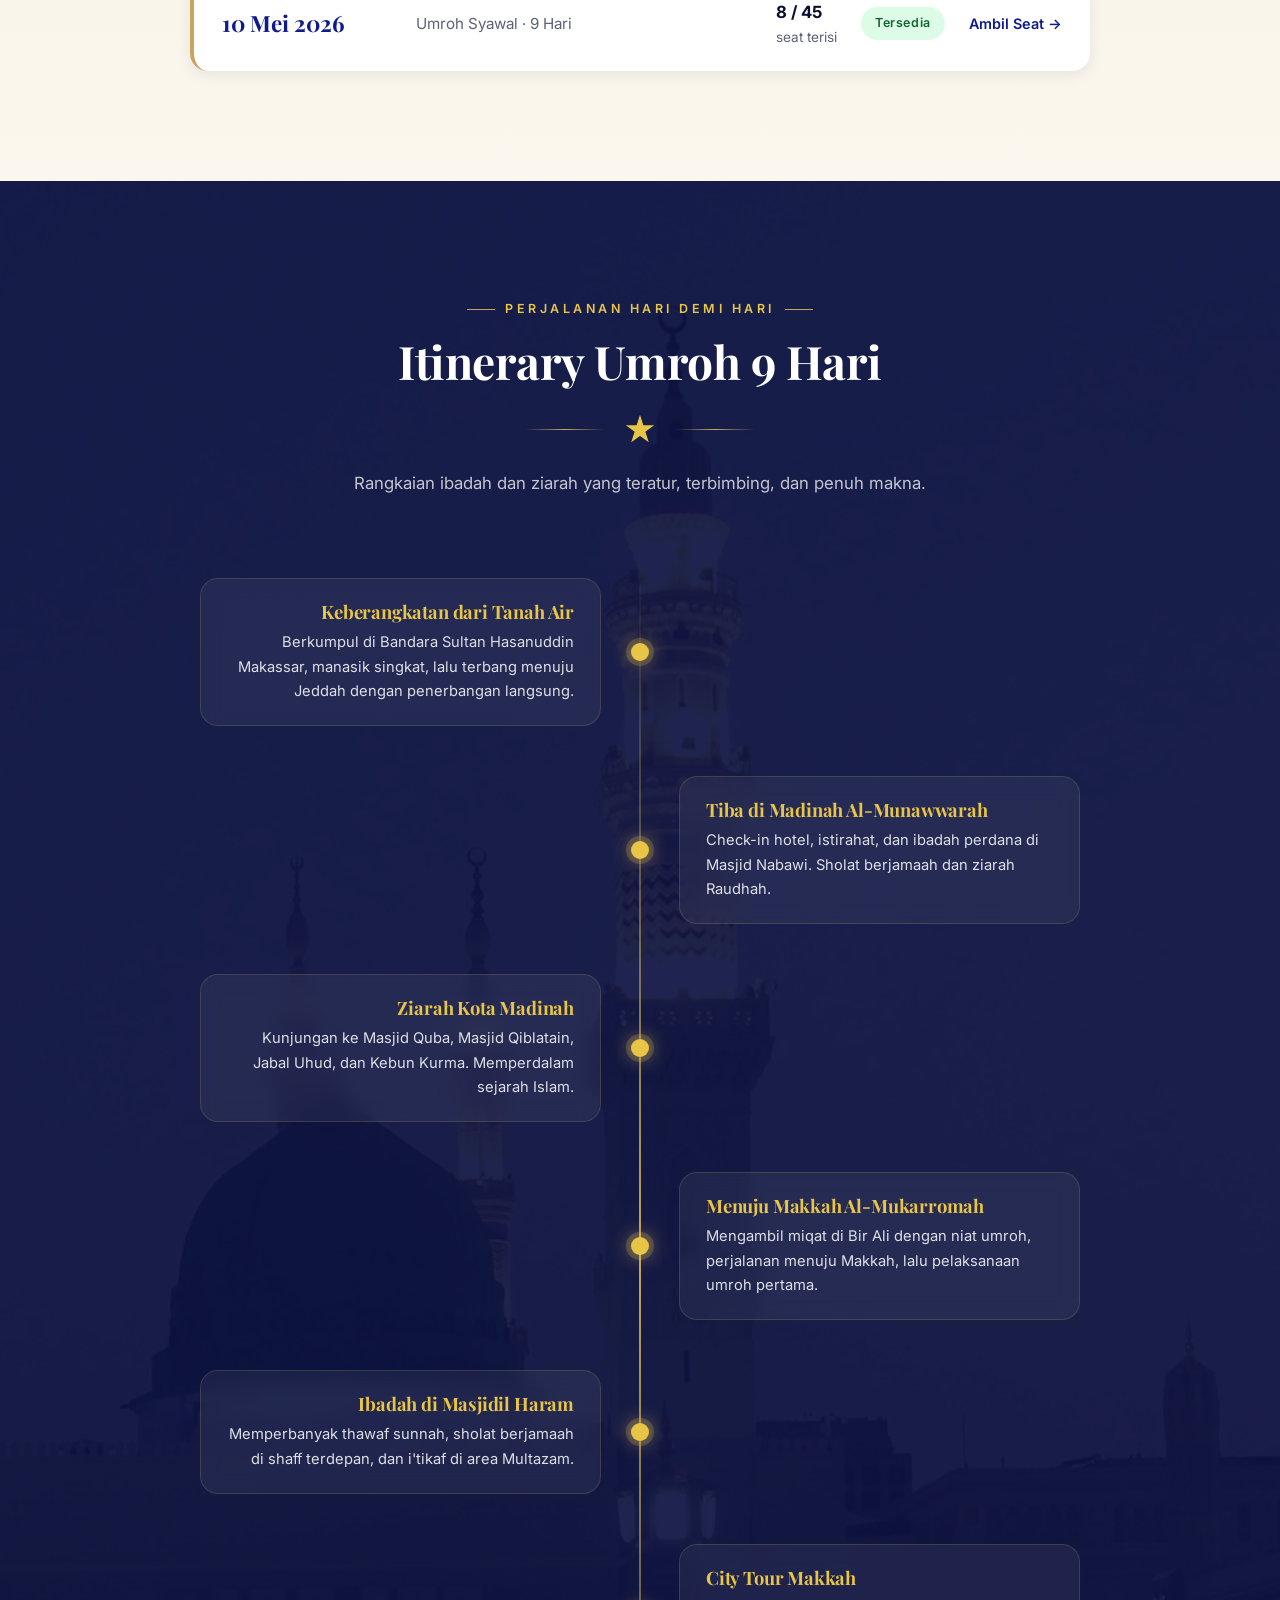
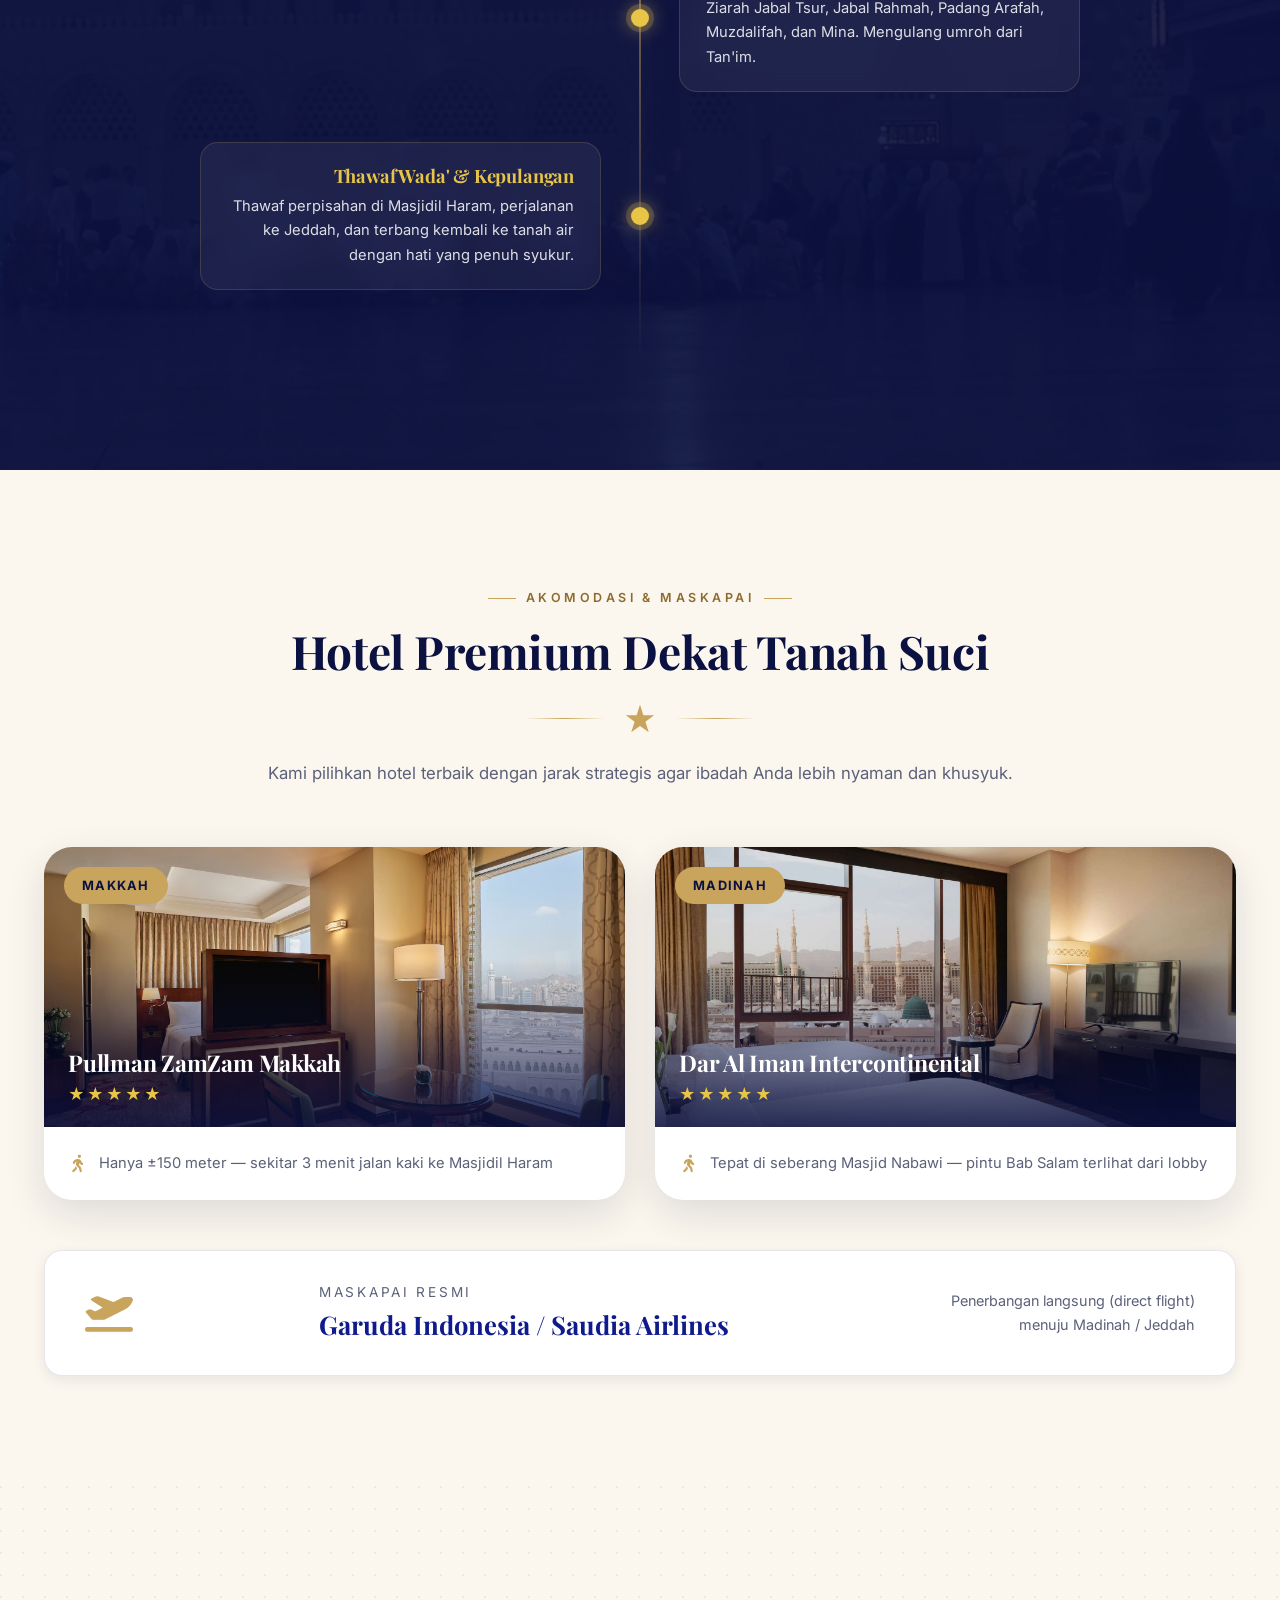
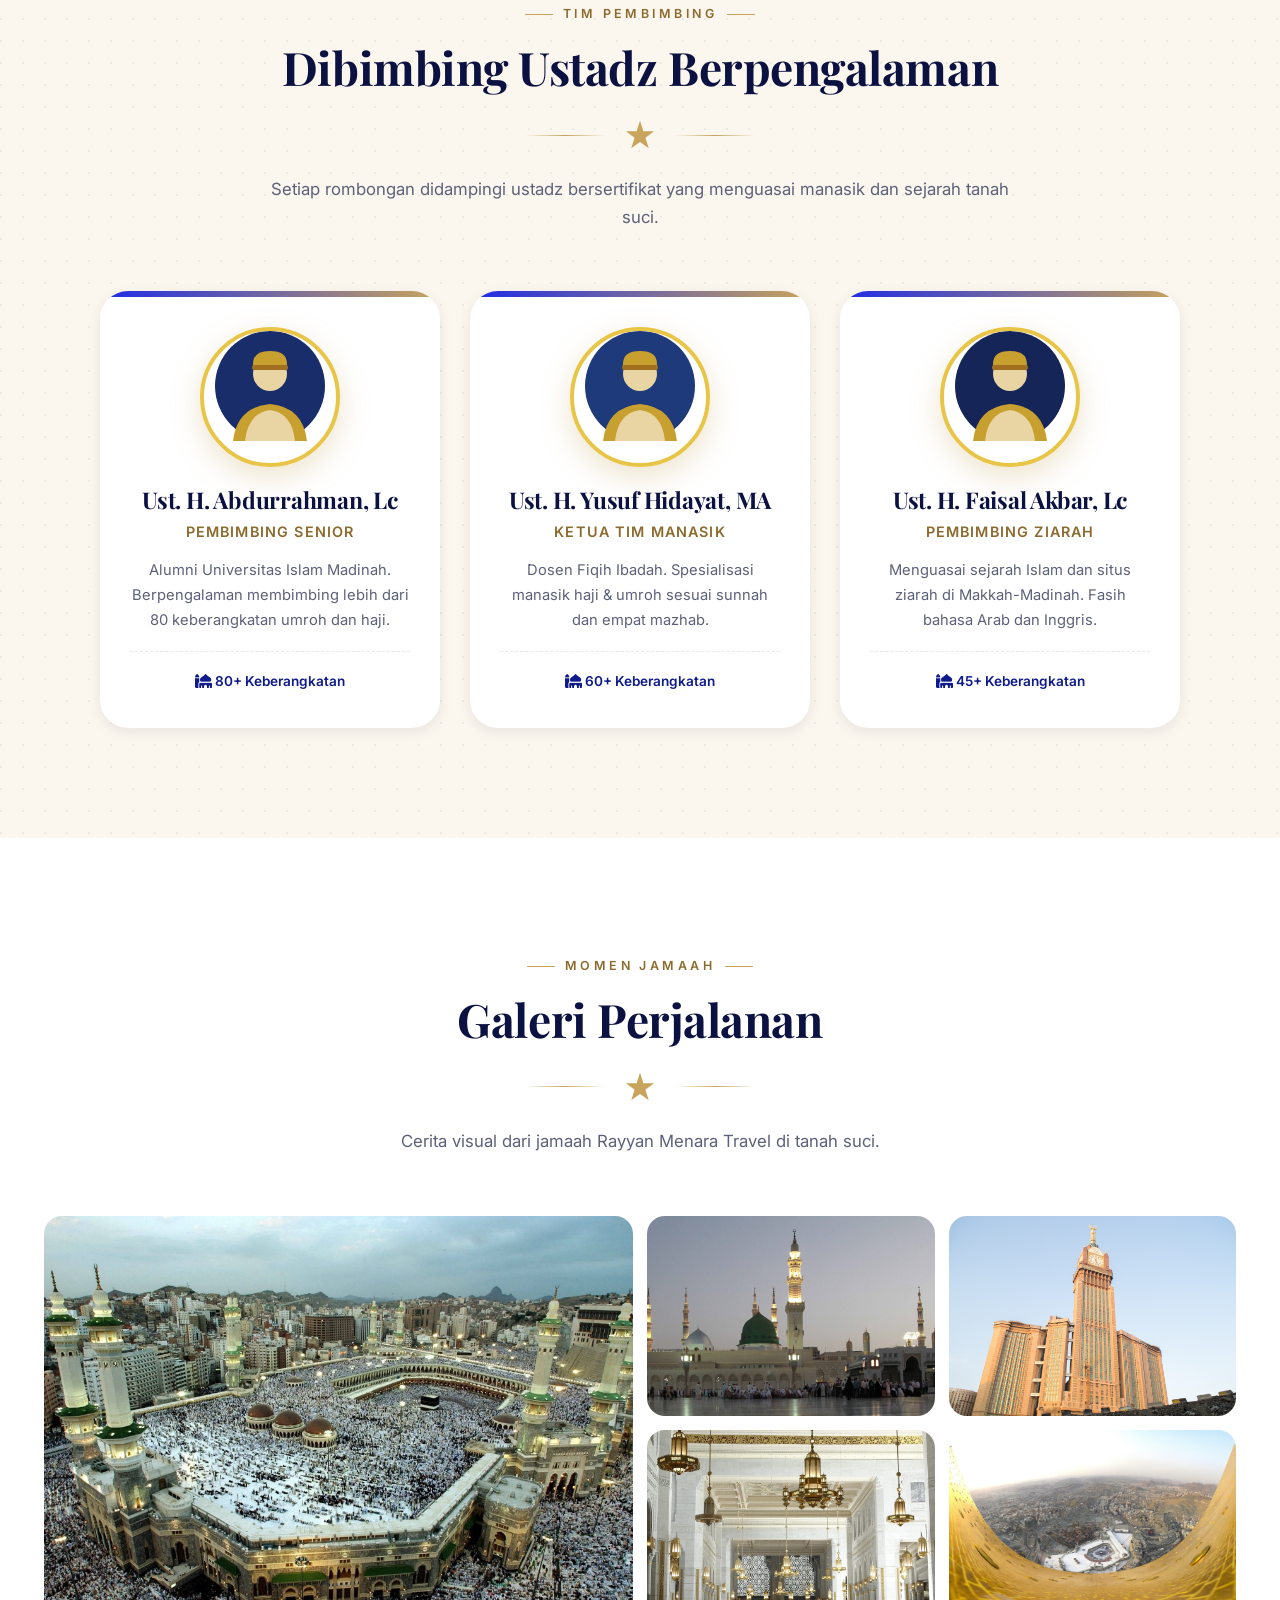
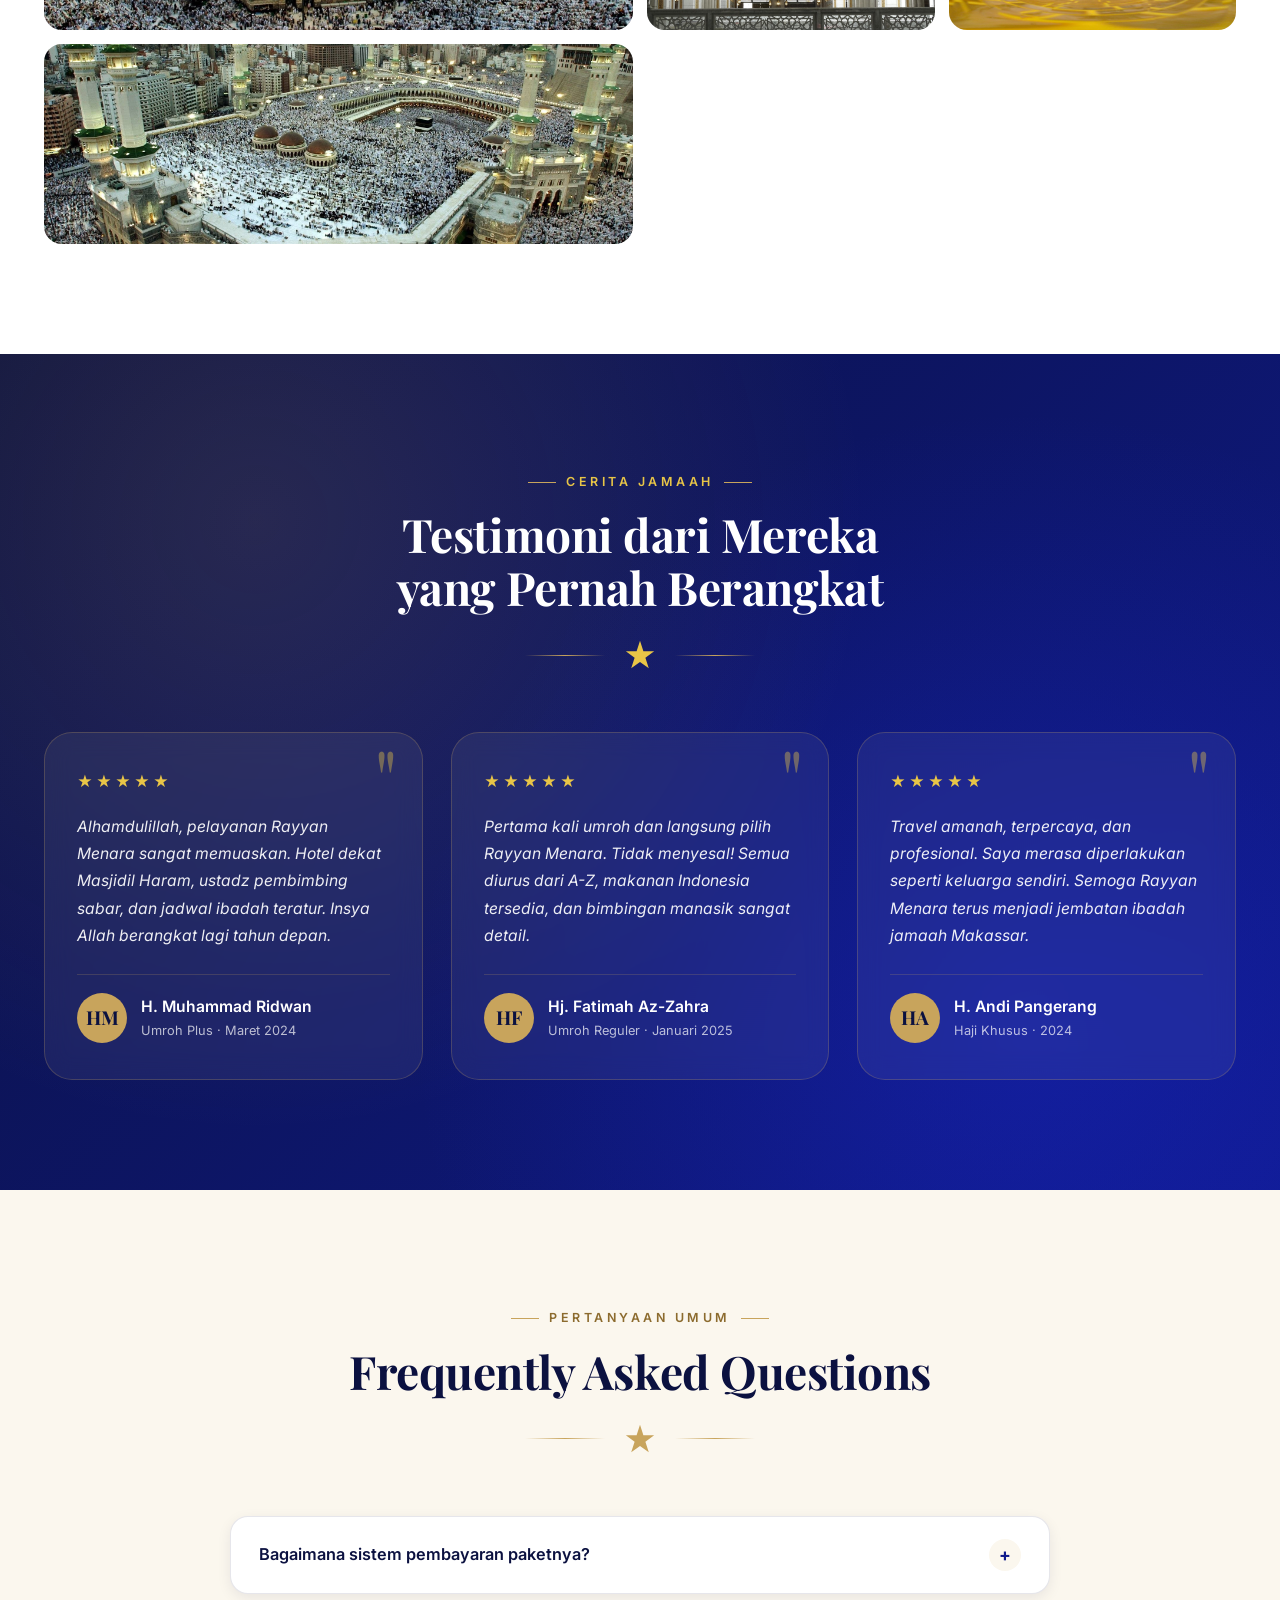
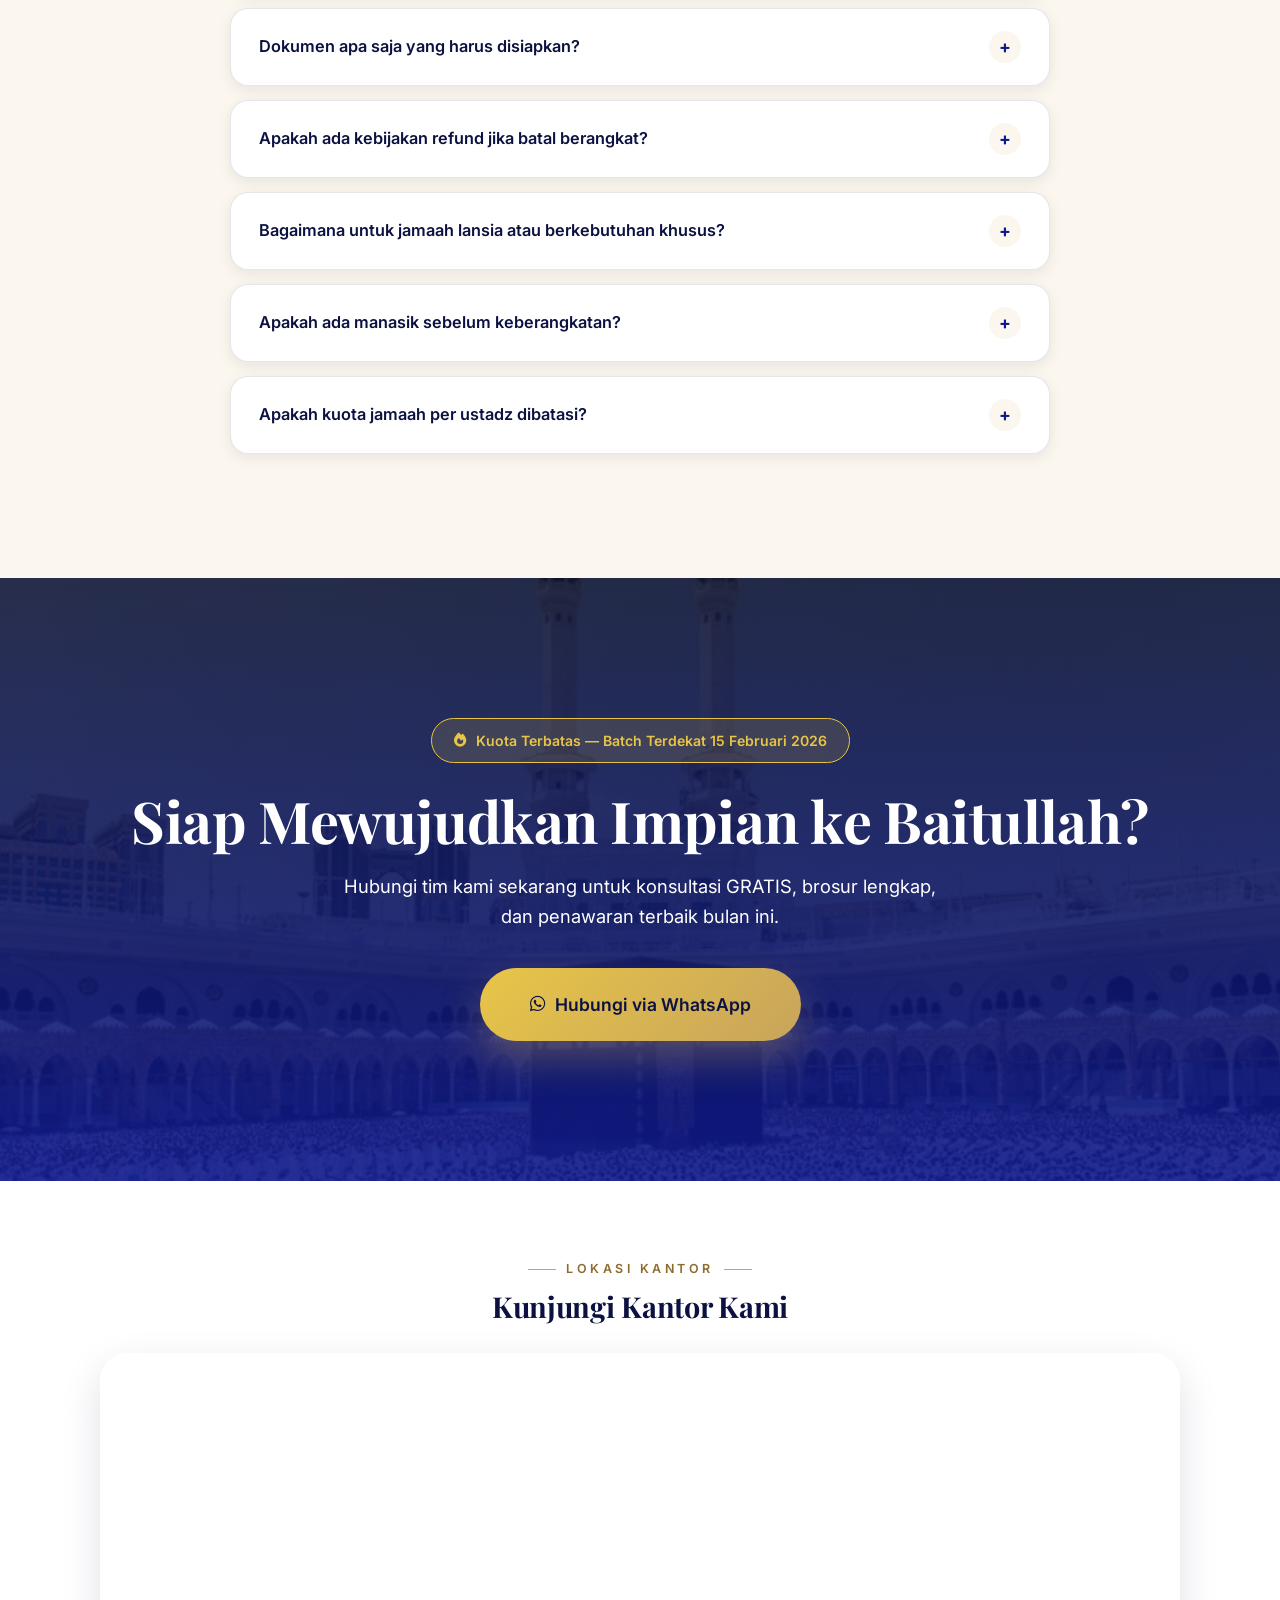
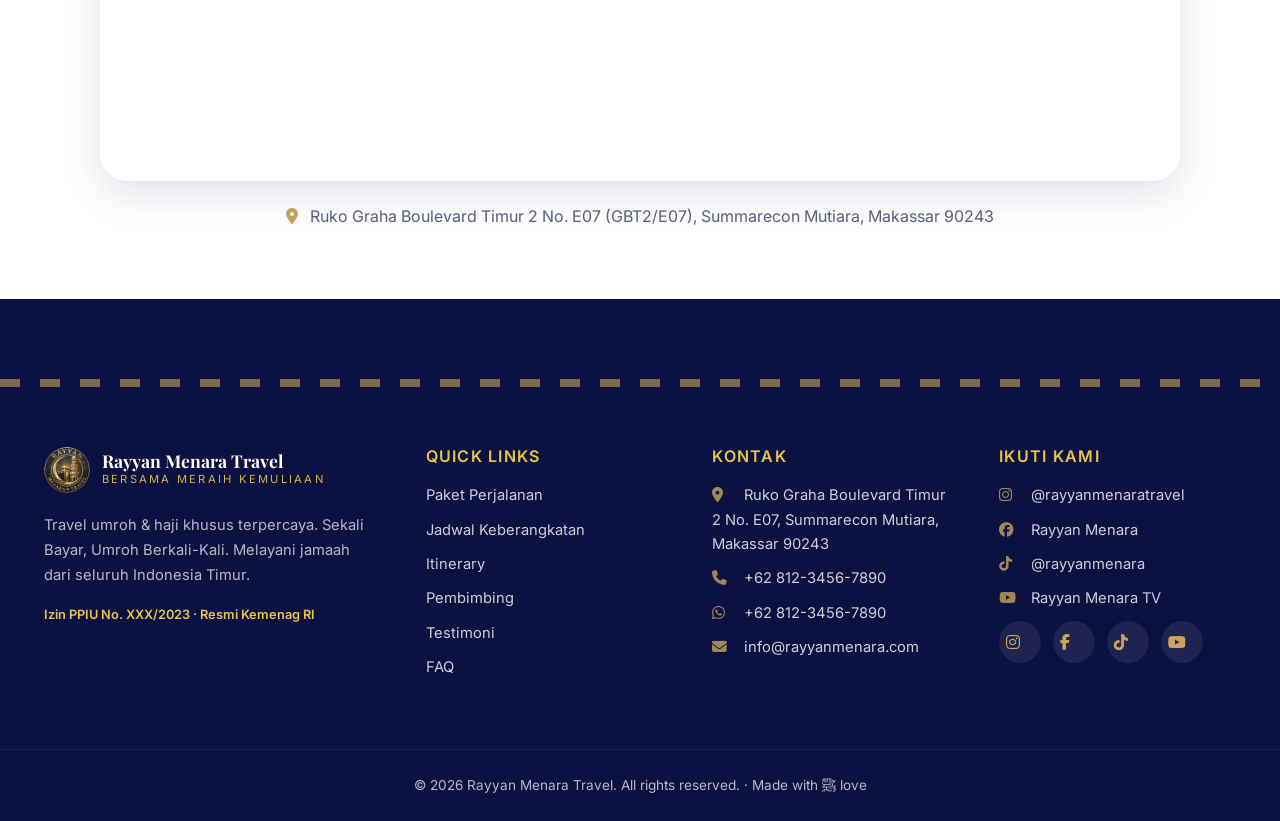
<file: rayyan-menara-travel/landing-2.html>
<!DOCTYPE html>
<html lang="id">
<head>
<meta charset="UTF-8" />
<meta name="viewport" content="width=device-width, initial-scale=1.0" />
<title>Rayyan Menara Travel — Bersama Meraih Kemuliaan | Umroh & Haji Khusus</title>
<meta name="description" content="Rayyan Menara Travel — Travel Umroh & Haji Khusus terpercaya. Sekali Bayar, Umroh Berkali-Kali. Bimbingan ustadz berpengalaman, hotel dekat Masjidil Haram & Nabawi." />
<meta property="og:title" content="Rayyan Menara Travel — Bersama Meraih Kemuliaan" />
<meta property="og:description" content="Travel Umroh & Haji terpercaya di Makassar. Sekali Bayar Umroh Berkali-Kali." />
<meta property="og:type" content="website" />
<meta property="og:image" content="asset/hero2.jpg" />
<link rel="icon" type="image/png" href="asset/rmt-logo.png">
<link rel="apple-touch-icon" href="asset/rmt-logo.png">
<link rel="preconnect" href="https://fonts.googleapis.com">
<link rel="preconnect" href="https://fonts.gstatic.com" crossorigin>
<link href="https://fonts.googleapis.com/css2?family=Amiri:wght@400;700&family=Playfair+Display:wght@500;600;700;800;900&family=Inter:wght@300;400;500;600;700;800&display=swap" rel="stylesheet">
<link rel="stylesheet" href="https://cdnjs.cloudflare.com/ajax/libs/font-awesome/6.5.1/css/all.min.css" />
<style>
/* ============== DESIGN TOKENS ============== */
:root{
  --c-primary:        #1E2BE6;          /* deep electric blue (from logo) */
  --c-primary-deep:   #0F1A8C;          /* darker brand blue */
  --c-primary-soft:   #2D3AF0;          /* hover */
  --c-secondary:      #0B1140;          /* midnight navy */
  --c-accent:         #C8A45C;          /* islamic gold */
  --c-accent-bright:  #E8C547;          /* logo gold */
  --c-accent-deep:    #8C6B2E;
  --c-cream:          #FBF7EE;
  --c-sand:           #F4ECDC;
  --c-ink:            #0A0F2E;
  --c-muted:          #5C617A;
  --c-line:           rgba(11,17,64,.10);
  --c-white:          #ffffff;
  --shadow-sm: 0 4px 14px rgba(11,17,64,.08);
  --shadow-md: 0 14px 40px rgba(11,17,64,.12);
  --shadow-lg: 0 30px 70px rgba(11,17,64,.18);
  --shadow-gold: 0 18px 40px rgba(200,164,92,.35);
  --radius: 18px;
  --radius-lg: 28px;
  --ease: cubic-bezier(.2,.7,.2,1);
  --container: 1240px;
  --font-display: "Playfair Display", Georgia, serif;
  --font-body: "Inter", system-ui, sans-serif;
  --font-arab: "Amiri", serif;
}

*{box-sizing:border-box;margin:0;padding:0}
html{scroll-behavior:smooth;-webkit-text-size-adjust:100%}
body{
  font-family:var(--font-body);
  color:var(--c-ink);
  background:var(--c-cream);
  line-height:1.65;
  overflow-x:hidden;
  -webkit-font-smoothing:antialiased;
}
img{max-width:100%;display:block}
a{color:inherit;text-decoration:none}
button{font:inherit;cursor:pointer;border:none;background:none;color:inherit}

.container{max-width:var(--container);margin:0 auto;padding:0 24px}
.section{padding:110px 0;position:relative}
.section-sm{padding:70px 0}

/* ============== TYPOGRAPHY ============== */
h1,h2,h3,h4{font-family:var(--font-display);font-weight:700;line-height:1.15;letter-spacing:-.01em;color:var(--c-secondary)}
h1{font-size:clamp(2.4rem,5.2vw,4.6rem);font-weight:800}
h2{font-size:clamp(2rem,3.6vw,3.2rem)}
h3{font-size:clamp(1.3rem,1.8vw,1.6rem)}
.eyebrow{
  display:inline-flex;align-items:center;gap:10px;
  text-transform:uppercase;letter-spacing:.28em;font-size:.78rem;font-weight:600;
  color:var(--c-accent-deep);
}
.eyebrow::before,.eyebrow::after{content:"";width:28px;height:1px;background:var(--c-accent)}
.section-title{text-align:center;max-width:760px;margin:0 auto 60px}
.section-title h2{margin:16px 0 14px}
.section-title p{color:var(--c-muted);font-size:1.05rem}

/* ============== ORNAMENTS ============== */
.divider{
  display:flex;align-items:center;justify-content:center;gap:18px;margin:24px 0;color:var(--c-accent);
}
.divider .line{height:1px;width:80px;background:linear-gradient(90deg,transparent,var(--c-accent),transparent)}
.divider svg{width:34px;height:34px}

.geo-bg{
  position:absolute;inset:0;pointer-events:none;opacity:.06;z-index:0;
  background-image:
    radial-gradient(circle at 1px 1px, var(--c-secondary) 1px, transparent 0),
    repeating-linear-gradient(45deg, transparent 0 22px, rgba(11,17,64,.06) 22px 23px);
  background-size: 22px 22px, auto;
}
.section > .container{position:relative;z-index:1}

/* ============== NAVIGATION ============== */
.nav{
  position:fixed;top:0;left:0;right:0;z-index:50;
  padding:18px 0;
  transition:all .4s var(--ease);
  background:transparent;
}
.nav.scrolled{
  background:rgba(11,17,64,.92);
  backdrop-filter:blur(14px);
  padding:12px 0;
  box-shadow:0 10px 30px rgba(0,0,0,.2);
}
.nav-inner{display:flex;align-items:center;justify-content:space-between;gap:24px}
.brand{display:flex;align-items:center;gap:12px;color:#fff}
.brand-logo{width:46px;height:46px;border-radius:50%;background:var(--c-primary);display:grid;place-items:center;color:var(--c-accent-bright);font-family:var(--font-arab);font-size:1.3rem;font-weight:700;box-shadow:0 0 0 2px var(--c-accent-bright), 0 6px 20px rgba(30,43,230,.5)}
.brand-name{font-family:var(--font-display);font-weight:700;font-size:1.1rem;line-height:1.1}
.brand-tag{font-size:.7rem;letter-spacing:.2em;text-transform:uppercase;color:var(--c-accent-bright);opacity:.9}
.nav-links{display:flex;gap:32px;align-items:center}
.nav-links a{color:#fff;font-size:.92rem;font-weight:500;opacity:.85;transition:.3s;position:relative}
.nav-links a:hover{opacity:1;color:var(--c-accent-bright)}
.nav-cta{
  background:var(--c-accent);color:var(--c-secondary)!important;
  padding:10px 22px;border-radius:999px;font-weight:600!important;opacity:1!important;
  transition:.3s;
}
.nav-cta:hover{background:var(--c-accent-bright);transform:translateY(-2px);box-shadow:var(--shadow-gold)}
.menu-toggle{display:none;color:#fff;font-size:1.5rem}

/* ============== BUTTONS ============== */
.btn{
  display:inline-flex;align-items:center;gap:10px;
  padding:16px 32px;border-radius:999px;font-weight:600;font-size:.98rem;
  transition:all .35s var(--ease);
  white-space:nowrap;
}
.btn-primary{
  background:linear-gradient(135deg,var(--c-accent-bright),var(--c-accent));
  color:var(--c-secondary);
  box-shadow:var(--shadow-gold);
  position:relative;overflow:hidden;
}
.btn-primary::after{
  content:"";position:absolute;inset:0;
  background:linear-gradient(120deg,transparent 30%,rgba(255,255,255,.55) 50%,transparent 70%);
  transform:translateX(-100%);
}
.btn-primary:hover{transform:translateY(-3px);box-shadow:0 26px 50px rgba(200,164,92,.5)}
.btn-primary:hover::after{transform:translateX(100%);transition:transform .9s}
.btn-ghost{
  background:rgba(255,255,255,.08);color:#fff;
  border:1.5px solid rgba(255,255,255,.5);backdrop-filter:blur(8px);
}
.btn-ghost:hover{background:#fff;color:var(--c-secondary);transform:translateY(-3px)}
.btn-wa{background:#25D366;color:#fff}
.btn-wa:hover{background:#1ebe57;transform:translateY(-3px);box-shadow:0 18px 40px rgba(37,211,102,.4)}

/* ============== HERO ============== */
.hero{
  position:relative;min-height:100vh;display:flex;align-items:center;
  color:#fff;overflow:hidden;isolation:isolate;
  padding-top:100px;
}
.hero-bg{
  position:absolute;inset:0;z-index:-2;
  background:url("asset/hero2.jpg") center/cover no-repeat;
  transform:scale(1.1);
  animation:kenburns 20s var(--ease) infinite alternate;
  will-change:transform;
}
@keyframes kenburns{
  0%{transform:scale(1.05) translateY(0)}
  100%{transform:scale(1.18) translateY(-20px)}
}
.hero-overlay{
  position:absolute;inset:0;z-index:-1;
  background:
    radial-gradient(ellipse at 50% 0%, rgba(30,43,230,.25), transparent 60%),
    linear-gradient(180deg, rgba(10,15,46,.5) 0%, rgba(10,15,46,.78) 70%, rgba(10,15,46,.95) 100%);
}
.hero-overlay::after{
  content:"";position:absolute;inset:0;
  background:linear-gradient(135deg,rgba(200,164,92,.08),transparent 40%,rgba(30,43,230,.12));
  animation:shift 12s ease-in-out infinite alternate;
}
@keyframes shift{0%{opacity:.4}100%{opacity:.9}}

.hero-content{position:relative;z-index:2;text-align:center;max-width:920px;margin:0 auto}
.hero-logo{
  width:120px;height:120px;border-radius:50%;
  background:var(--c-primary);
  display:grid;place-items:center;margin:0 auto 28px;
  color:var(--c-accent-bright);font-family:var(--font-arab);font-size:3rem;font-weight:700;
  box-shadow:0 0 0 3px var(--c-accent-bright), 0 0 60px rgba(232,197,71,.45), 0 20px 50px rgba(0,0,0,.5);
  animation:floaty 5s ease-in-out infinite;
}
@keyframes floaty{0%,100%{transform:translateY(0)}50%{transform:translateY(-10px)}}

.hero-arabic{font-family:var(--font-arab);color:var(--c-accent-bright);font-size:1.4rem;margin-bottom:8px;opacity:.9}
.hero h1{color:#fff;margin:0 0 22px;text-shadow:0 4px 30px rgba(0,0,0,.4)}
.hero h1 .gold{
  background:linear-gradient(135deg,var(--c-accent-bright),var(--c-accent));
  -webkit-background-clip:text;background-clip:text;color:transparent;
}
.hero-sub{font-size:clamp(1.05rem,1.4vw,1.25rem);max-width:660px;margin:0 auto 40px;opacity:.92;font-weight:300}
.hero-cta{display:flex;gap:16px;justify-content:center;flex-wrap:wrap}

.hero-orbs span{
  position:absolute;border-radius:50%;
  background:radial-gradient(circle,var(--c-accent-bright),transparent 70%);
  opacity:.25;filter:blur(2px);pointer-events:none;
}
.hero-orbs span:nth-child(1){width:140px;height:140px;top:18%;left:8%;animation:floaty 7s ease-in-out infinite}
.hero-orbs span:nth-child(2){width:80px;height:80px;top:65%;right:10%;animation:floaty 9s ease-in-out infinite reverse}
.hero-orbs span:nth-child(3){width:50px;height:50px;top:30%;right:18%;animation:floaty 6s ease-in-out infinite}

.hero-ornament{
  position:absolute;width:280px;height:280px;opacity:.14;color:var(--c-accent-bright);
  animation:spin 60s linear infinite;
}
.hero-ornament.tl{top:-80px;left:-80px}
.hero-ornament.br{bottom:-80px;right:-80px;animation-direction:reverse}
@keyframes spin{to{transform:rotate(360deg)}}

.scroll-cue{
  position:absolute;bottom:30px;left:50%;transform:translateX(-50%);color:#fff;opacity:.6;
  font-size:.75rem;letter-spacing:.3em;text-transform:uppercase;display:flex;flex-direction:column;align-items:center;gap:8px;
}
.scroll-cue::after{content:"";width:1px;height:40px;background:var(--c-accent-bright);animation:scrolldown 2s ease-in-out infinite}
@keyframes scrolldown{0%{transform:scaleY(0);transform-origin:top}50%{transform:scaleY(1);transform-origin:top}51%{transform-origin:bottom}100%{transform:scaleY(0);transform-origin:bottom}}

/* ============== TRUST BAR ============== */
.trust{
  background:linear-gradient(135deg,var(--c-secondary),var(--c-primary-deep));
  color:#fff;padding:36px 0;position:relative;
}
.trust::before{
  content:"";position:absolute;inset:0;
  background:repeating-linear-gradient(45deg,transparent 0 14px,rgba(200,164,92,.05) 14px 15px);
  pointer-events:none;
}
.trust-grid{
  display:grid;grid-template-columns:repeat(4,1fr);gap:30px;text-align:center;position:relative;
}
.trust-item{display:flex;flex-direction:column;align-items:center;gap:6px}
.trust-item i{font-size:1.8rem;color:var(--c-accent-bright);margin-bottom:6px}
.trust-num{font-family:var(--font-display);font-size:2rem;font-weight:700;color:var(--c-accent-bright)}
.trust-label{font-size:.85rem;opacity:.85;letter-spacing:.05em}

/* ============== PAKET ============== */
.paket-bg{background:var(--c-cream)}
.paket-grid{display:grid;grid-template-columns:repeat(3,1fr);gap:30px}
.paket-card{
  background:#fff;border-radius:var(--radius-lg);overflow:hidden;
  box-shadow:var(--shadow-sm);transition:all .5s var(--ease);
  display:flex;flex-direction:column;position:relative;
  border:1px solid var(--c-line);
}
.paket-card:hover{transform:translateY(-10px);box-shadow:var(--shadow-lg)}
.paket-card.featured{
  border:2px solid var(--c-accent);
  box-shadow:0 20px 60px rgba(200,164,92,.25);
  transform:scale(1.02);
}
.paket-card.featured:hover{transform:scale(1.02) translateY(-10px)}
.paket-ribbon{
  position:absolute;top:18px;right:-38px;transform:rotate(40deg);
  background:linear-gradient(135deg,var(--c-accent-bright),var(--c-accent));
  color:var(--c-secondary);font-weight:700;font-size:.72rem;letter-spacing:.15em;
  padding:8px 50px;z-index:2;box-shadow:0 4px 10px rgba(0,0,0,.15);
}
.paket-img{height:220px;position:relative;overflow:hidden}
.paket-img img{width:100%;height:100%;object-fit:cover;transition:transform .8s var(--ease)}
.paket-card:hover .paket-img img{transform:scale(1.1)}
.paket-img::after{content:"";position:absolute;inset:0;background:linear-gradient(180deg,transparent 50%,rgba(11,17,64,.5))}
.paket-badge{
  position:absolute;top:18px;left:18px;z-index:2;
  background:rgba(255,255,255,.95);color:var(--c-primary-deep);
  padding:6px 14px;border-radius:999px;font-size:.72rem;font-weight:700;letter-spacing:.1em;text-transform:uppercase;
}
.paket-body{padding:30px;flex:1;display:flex;flex-direction:column}
.paket-body h3{margin-bottom:8px}
.paket-duration{display:inline-flex;align-items:center;gap:8px;color:var(--c-accent-deep);font-weight:500;font-size:.9rem;margin-bottom:18px}
.paket-price{font-family:var(--font-display);font-size:2.2rem;font-weight:700;color:var(--c-primary-deep);margin-bottom:6px}
.paket-price small{font-size:.9rem;color:var(--c-muted);font-weight:400;display:block;font-family:var(--font-body)}
.paket-features{list-style:none;margin:22px 0;padding-top:20px;border-top:1px dashed var(--c-line);flex:1}
.paket-features li{display:flex;align-items:flex-start;gap:10px;padding:7px 0;font-size:.92rem;color:var(--c-muted)}
.paket-features i{color:var(--c-accent);margin-top:5px}

/* ============== JADWAL ============== */
.jadwal-bg{
  background:linear-gradient(180deg,var(--c-sand),var(--c-cream));
}
.jadwal-list{display:grid;gap:18px;max-width:900px;margin:0 auto}
.jadwal-row{
  display:grid;grid-template-columns:auto 1fr auto auto auto;gap:24px;align-items:center;
  background:#fff;padding:22px 28px;border-radius:var(--radius);
  box-shadow:var(--shadow-sm);transition:.4s;
  border-left:4px solid var(--c-accent);
}
.jadwal-row:hover{transform:translateX(6px);box-shadow:var(--shadow-md)}
.jadwal-date{font-family:var(--font-display);font-size:1.4rem;font-weight:700;color:var(--c-primary-deep);min-width:170px}
.jadwal-pkg{color:var(--c-muted);font-size:.95rem}
.jadwal-quota{font-size:.85rem;color:var(--c-muted)}
.jadwal-quota strong{color:var(--c-ink);display:block;font-size:1.05rem}
.status{padding:6px 14px;border-radius:999px;font-size:.78rem;font-weight:600;letter-spacing:.05em}
.status.open{background:#dcfce7;color:#166534}
.status.almost{background:#fef3c7;color:#92400e;animation:pulse 2s infinite}
.status.full{background:#fee2e2;color:#991b1b}
@keyframes pulse{0%,100%{opacity:1}50%{opacity:.65}}
.jadwal-cta{color:var(--c-primary-deep);font-weight:600;font-size:.9rem}
.jadwal-cta:hover{color:var(--c-accent-deep)}

/* ============== ITINERARY ============== */
.itin-bg{
  background:var(--c-secondary);color:#fff;position:relative;overflow:hidden;
}
.itin-bg::before{
  content:"";position:absolute;inset:0;
  background:url("asset/hero3.jpg") center/cover;
  opacity:.08;
}
.itin-bg h2{color:#fff}
.itin-bg .section-title p{color:rgba(255,255,255,.75)}
.timeline{position:relative;max-width:880px;margin:0 auto;padding:20px 0}
.timeline::before{
  content:"";position:absolute;left:50%;top:0;bottom:0;width:2px;
  background:linear-gradient(180deg,transparent,var(--c-accent),transparent);
  transform:translateX(-50%);
}
.tl-item{position:relative;display:grid;grid-template-columns:1fr auto 1fr;gap:30px;margin-bottom:50px;align-items:center}
.tl-dot{
  width:18px;height:18px;border-radius:50%;background:var(--c-accent-bright);
  box-shadow:0 0 0 5px rgba(232,197,71,.2), 0 0 20px var(--c-accent);
  position:relative;z-index:2;
}
.tl-card{
  background:rgba(255,255,255,.06);backdrop-filter:blur(10px);
  border:1px solid rgba(200,164,92,.2);
  padding:22px 26px;border-radius:var(--radius);
}
.tl-card h4{color:var(--c-accent-bright);font-size:1.15rem;margin-bottom:8px;font-family:var(--font-display)}
.tl-card p{font-size:.92rem;opacity:.85;line-height:1.65}
.tl-day{
  font-family:var(--font-display);font-size:2.4rem;font-weight:700;
  color:var(--c-accent-bright);opacity:.5;text-align:center;
}
.tl-item:nth-child(even) .tl-card{order:1}
.tl-item:nth-child(even) .tl-day{order:3;text-align:center}
.tl-item:nth-child(odd) > div:nth-child(1){text-align:right}
.tl-item:nth-child(even) > div:nth-child(1){visibility:hidden}
.tl-item:nth-child(odd) > div:nth-child(3){visibility:hidden}

/* ============== HOTEL ============== */
.hotel-grid{display:grid;grid-template-columns:1fr 1fr;gap:30px;margin-top:40px}
.hotel-card{
  background:#fff;border-radius:var(--radius-lg);overflow:hidden;
  box-shadow:var(--shadow-md);transition:.5s;
}
.hotel-card:hover{transform:translateY(-6px)}
.hotel-img{height:280px;position:relative;overflow:hidden}
.hotel-img img{width:100%;height:100%;object-fit:cover}
.hotel-img::after{content:"";position:absolute;inset:0;background:linear-gradient(180deg,transparent 40%,rgba(11,17,64,.85))}
.hotel-city{position:absolute;top:20px;left:20px;background:var(--c-accent);color:var(--c-secondary);padding:8px 18px;border-radius:999px;font-weight:700;font-size:.8rem;letter-spacing:.1em;text-transform:uppercase;z-index:2}
.hotel-name{position:absolute;bottom:20px;left:24px;right:24px;color:#fff;z-index:2}
.hotel-name h3{color:#fff;margin-bottom:4px}
.hotel-stars{color:var(--c-accent-bright);letter-spacing:2px}
.hotel-body{padding:24px 28px;display:flex;align-items:center;gap:16px;color:var(--c-muted);font-size:.92rem}
.hotel-body i{color:var(--c-accent);font-size:1.1rem}

.maskapai{
  margin-top:50px;background:#fff;border-radius:var(--radius);
  padding:30px 40px;display:flex;align-items:center;justify-content:space-between;
  flex-wrap:wrap;gap:20px;box-shadow:var(--shadow-sm);
  border:1px solid var(--c-line);
}
.maskapai-label{color:var(--c-muted);font-size:.85rem;letter-spacing:.2em;text-transform:uppercase}
.maskapai-name{font-family:var(--font-display);font-size:1.6rem;font-weight:700;color:var(--c-primary-deep)}
.maskapai i{font-size:2.4rem;color:var(--c-accent)}

/* ============== PEMBIMBING ============== */
.pemb-bg{background:var(--c-cream);position:relative}
.pemb-grid{display:grid;grid-template-columns:repeat(3,1fr);gap:30px;max-width:1080px;margin:0 auto}
.pemb-card{
  background:#fff;padding:36px 30px;border-radius:var(--radius-lg);
  text-align:center;box-shadow:var(--shadow-sm);transition:.5s;position:relative;overflow:hidden;
}
.pemb-card::before{
  content:"";position:absolute;top:0;left:0;right:0;height:6px;
  background:linear-gradient(90deg,var(--c-primary),var(--c-accent));
}
.pemb-card:hover{transform:translateY(-8px);box-shadow:var(--shadow-md)}
.pemb-photo{
  width:140px;height:140px;border-radius:50%;margin:0 auto 20px;overflow:hidden;
  border:4px solid var(--c-accent-bright);position:relative;
  box-shadow:0 10px 30px rgba(200,164,92,.3);
}
.pemb-photo img{width:100%;height:100%;object-fit:cover;transition:.6s}
.pemb-card:hover .pemb-photo img{transform:scale(1.1)}
.pemb-card h3{margin-bottom:6px}
.pemb-title{color:var(--c-accent-deep);font-size:.9rem;font-weight:600;letter-spacing:.08em;text-transform:uppercase;margin-bottom:14px}
.pemb-desc{color:var(--c-muted);font-size:.92rem;line-height:1.7}
.pemb-meta{
  margin-top:18px;padding-top:18px;border-top:1px dashed var(--c-line);
  font-size:.85rem;color:var(--c-primary-deep);font-weight:600;
}

/* ============== GALERI ============== */
.galeri-bg{background:#fff}
.galeri-grid{
  display:grid;grid-template-columns:repeat(4,1fr);grid-auto-rows:200px;gap:14px;
}
.galeri-item{
  position:relative;overflow:hidden;border-radius:var(--radius);cursor:pointer;
}
.galeri-item img{width:100%;height:100%;object-fit:cover;transition:.7s var(--ease)}
.galeri-item:hover img{transform:scale(1.1)}
.galeri-item::after{
  content:"";position:absolute;inset:0;background:linear-gradient(180deg,transparent 50%,rgba(11,17,64,.75));
  opacity:0;transition:.4s;
}
.galeri-item:hover::after{opacity:1}
.galeri-caption{
  position:absolute;bottom:16px;left:18px;right:18px;color:#fff;font-size:.85rem;font-weight:500;
  opacity:0;transform:translateY(10px);transition:.4s;z-index:2;
}
.galeri-item:hover .galeri-caption{opacity:1;transform:translateY(0)}
.galeri-item:nth-child(1){grid-column:span 2;grid-row:span 2}
.galeri-item:nth-child(6){grid-column:span 2}

/* ============== TESTIMONI ============== */
.testi-bg{
  background:linear-gradient(135deg,var(--c-secondary),var(--c-primary-deep));
  color:#fff;position:relative;overflow:hidden;
}
.testi-bg::before{
  content:"";position:absolute;inset:0;
  background:radial-gradient(circle at 20% 20%,rgba(200,164,92,.15),transparent 50%),
             radial-gradient(circle at 80% 80%,rgba(30,43,230,.3),transparent 50%);
}
.testi-bg h2{color:#fff}
.testi-bg .eyebrow{color:var(--c-accent-bright)}
.testi-bg .section-title p{color:rgba(255,255,255,.75)}
.testi-grid{display:grid;grid-template-columns:repeat(3,1fr);gap:28px;position:relative}
.testi-card{
  background:rgba(255,255,255,.06);backdrop-filter:blur(12px);
  border:1px solid rgba(200,164,92,.25);
  padding:36px 32px;border-radius:var(--radius-lg);position:relative;
  transition:.5s;
}
.testi-card:hover{transform:translateY(-6px);background:rgba(255,255,255,.1)}
.testi-quote{
  font-family:var(--font-display);font-size:5rem;color:var(--c-accent-bright);
  line-height:.6;opacity:.4;position:absolute;top:20px;right:24px;
}
.testi-stars{color:var(--c-accent-bright);margin-bottom:18px;letter-spacing:3px;font-size:.95rem}
.testi-text{font-style:italic;line-height:1.75;opacity:.92;margin-bottom:24px;font-size:.98rem}
.testi-author{display:flex;align-items:center;gap:14px;padding-top:18px;border-top:1px solid rgba(200,164,92,.2)}
.testi-avatar{width:50px;height:50px;border-radius:50%;background:var(--c-accent);display:grid;place-items:center;color:var(--c-secondary);font-weight:700;font-family:var(--font-display);font-size:1.2rem}
.testi-name{font-weight:600;font-size:.98rem}
.testi-meta{font-size:.8rem;opacity:.7}

/* ============== FAQ ============== */
.faq-bg{background:var(--c-cream)}
.faq-wrap{max-width:820px;margin:0 auto}
.faq-item{
  background:#fff;border-radius:var(--radius);margin-bottom:14px;
  box-shadow:var(--shadow-sm);overflow:hidden;border:1px solid var(--c-line);
  transition:.3s;
}
.faq-item.open{box-shadow:var(--shadow-md);border-color:var(--c-accent)}
.faq-q{
  width:100%;padding:22px 28px;display:flex;justify-content:space-between;align-items:center;gap:20px;
  text-align:left;font-weight:600;font-size:1.02rem;color:var(--c-secondary);
}
.faq-icon{
  width:32px;height:32px;border-radius:50%;background:var(--c-cream);
  display:grid;place-items:center;color:var(--c-primary-deep);
  font-weight:700;font-size:1.1rem;flex-shrink:0;transition:.3s;
}
.faq-item.open .faq-icon{background:var(--c-accent);color:#fff;transform:rotate(45deg)}
.faq-a{
  max-height:0;overflow:hidden;transition:max-height .5s var(--ease);
  padding:0 28px;color:var(--c-muted);
}
.faq-item.open .faq-a{max-height:300px;padding:0 28px 22px}

/* ============== FINAL CTA ============== */
.final-cta{
  position:relative;color:#fff;text-align:center;padding:140px 0;overflow:hidden;
}
.final-cta::before{
  content:"";position:absolute;inset:0;z-index:-2;
  background:url("asset/hero1.jpeg") center/cover;
  transform:scale(1.1);
  animation:kenburns 25s var(--ease) infinite alternate;
}
.final-cta::after{
  content:"";position:absolute;inset:0;z-index:-1;
  background:linear-gradient(180deg,rgba(10,15,46,.85),rgba(15,26,140,.9));
}
.final-cta h2{color:#fff;font-size:clamp(2.2rem,4.5vw,3.6rem);margin-bottom:18px}
.final-cta p{font-size:1.15rem;opacity:.9;max-width:620px;margin:0 auto 36px}
.urgency{
  display:inline-flex;align-items:center;gap:10px;
  background:rgba(232,197,71,.15);border:1px solid var(--c-accent-bright);
  padding:10px 22px;border-radius:999px;color:var(--c-accent-bright);
  font-size:.88rem;font-weight:600;margin-bottom:24px;animation:pulse 2.5s infinite;
}
.btn-mega{
  padding:22px 50px;font-size:1.1rem;
  box-shadow:0 0 0 0 rgba(232,197,71,.6), var(--shadow-gold);
  animation:glowpulse 2.5s infinite;
}
@keyframes glowpulse{
  0%,100%{box-shadow:0 0 0 0 rgba(232,197,71,.5), var(--shadow-gold)}
  50%{box-shadow:0 0 0 20px rgba(232,197,71,0), var(--shadow-gold)}
}

/* ============== MAP ============== */
.map-bg{background:#fff}
.map-wrap{
  max-width:1080px;margin:30px auto 0;border-radius:var(--radius-lg);overflow:hidden;
  box-shadow:var(--shadow-md);border:4px solid #fff;
}
.map-wrap iframe{width:100%;height:420px;display:block;border:0}
.map-address{text-align:center;margin-top:22px;color:var(--c-muted)}
.map-address i{color:var(--c-accent);margin-right:8px}

/* ============== FOOTER ============== */
footer{
  background:var(--c-secondary);color:#fff;padding:80px 0 0;position:relative;
}
.footer-ornament{
  height:8px;background:repeating-linear-gradient(90deg,var(--c-accent) 0 20px,transparent 20px 40px);
  opacity:.6;
}
.footer-grid{display:grid;grid-template-columns:1.4fr 1fr 1fr 1fr;gap:50px;margin-bottom:60px}
.footer-brand .brand{margin-bottom:20px}
.footer-brand p{font-size:.92rem;opacity:.7;line-height:1.7;margin-bottom:16px}
.footer-brand .izin{font-size:.8rem;color:var(--c-accent-bright);font-weight:600}
.footer-col h4{color:var(--c-accent-bright);font-size:1rem;margin-bottom:18px;font-family:var(--font-body);font-weight:600;letter-spacing:.08em;text-transform:uppercase}
.footer-col ul{list-style:none}
.footer-col li{margin-bottom:10px;font-size:.92rem;opacity:.8}
.footer-col a:hover{color:var(--c-accent-bright)}
.footer-col i{color:var(--c-accent);margin-right:10px;width:18px}
.footer-social{display:flex;gap:12px;margin-top:8px}
.footer-social a{
  width:42px;height:42px;border-radius:50%;background:rgba(255,255,255,.08);
  display:grid;place-items:center;transition:.3s;
}
.footer-social a:hover{background:var(--c-accent);color:var(--c-secondary);transform:translateY(-3px)}
.footer-bottom{
  border-top:1px solid rgba(255,255,255,.1);padding:24px 0;
  text-align:center;font-size:.85rem;opacity:.7;
}

/* ============== FLOATING ============== */
.float-wa{
  position:fixed;bottom:24px;right:24px;z-index:40;
  width:60px;height:60px;border-radius:50%;background:#25D366;color:#fff;
  display:grid;place-items:center;font-size:1.7rem;
  box-shadow:0 10px 30px rgba(37,211,102,.5);
  animation:pulse-wa 2s infinite;
}
@keyframes pulse-wa{
  0%,100%{box-shadow:0 10px 30px rgba(37,211,102,.5), 0 0 0 0 rgba(37,211,102,.5)}
  50%{box-shadow:0 10px 30px rgba(37,211,102,.5), 0 0 0 20px rgba(37,211,102,0)}
}
.back-top{
  position:fixed;bottom:24px;left:24px;z-index:40;
  width:46px;height:46px;border-radius:50%;background:var(--c-secondary);color:var(--c-accent-bright);
  display:grid;place-items:center;opacity:0;transform:translateY(20px);pointer-events:none;
  transition:.3s;box-shadow:var(--shadow-md);
}
.back-top.show{opacity:1;transform:translateY(0);pointer-events:auto}

/* ============== ANIMATIONS ============== */
.reveal{opacity:0;transform:translateY(40px);transition:opacity .9s var(--ease), transform .9s var(--ease)}
.reveal.in{opacity:1;transform:translateY(0)}
.reveal-l{transform:translateX(-40px)}
.reveal-l.in{transform:translateX(0)}
.reveal-r{transform:translateX(40px)}
.reveal-r.in{transform:translateX(0)}
.reveal-scale{transform:scale(.92)}
.reveal-scale.in{transform:scale(1)}
.stagger > *{opacity:0;transform:translateY(30px);transition:opacity .8s var(--ease), transform .8s var(--ease)}
.stagger.in > *{opacity:1;transform:translateY(0)}
.stagger.in > *:nth-child(1){transition-delay:.05s}
.stagger.in > *:nth-child(2){transition-delay:.15s}
.stagger.in > *:nth-child(3){transition-delay:.25s}
.stagger.in > *:nth-child(4){transition-delay:.35s}
.stagger.in > *:nth-child(5){transition-delay:.45s}
.stagger.in > *:nth-child(6){transition-delay:.55s}

@media (prefers-reduced-motion: reduce){
  *,*::before,*::after{animation-duration:.01ms!important;animation-iteration-count:1!important;transition-duration:.01ms!important}
}

/* ============== RESPONSIVE ============== */
@media (max-width: 980px){
  .nav-links{
    position:fixed;top:0;right:-100%;width:80%;max-width:340px;height:100vh;
    background:var(--c-secondary);flex-direction:column;justify-content:center;
    gap:28px;transition:.4s;padding:40px;
  }
  .nav-links.open{right:0}
  .menu-toggle{display:block;z-index:60}
  .trust-grid{grid-template-columns:repeat(2,1fr);gap:24px}
  .paket-grid{grid-template-columns:1fr;max-width:440px;margin:0 auto}
  .paket-card.featured{transform:none}
  .paket-card.featured:hover{transform:translateY(-10px)}
  .hotel-grid{grid-template-columns:1fr}
  .pemb-grid{grid-template-columns:1fr;max-width:400px;margin:0 auto}
  .testi-grid{grid-template-columns:1fr;max-width:480px;margin:0 auto}
  .galeri-grid{grid-template-columns:repeat(2,1fr);grid-auto-rows:160px}
  .galeri-item:nth-child(1){grid-column:span 2;grid-row:span 2}
  .galeri-item:nth-child(6){grid-column:span 2}
  .footer-grid{grid-template-columns:1fr;gap:36px;text-align:center}
  .footer-brand .brand{justify-content:center}
  .footer-social{justify-content:center}
  .jadwal-row{grid-template-columns:1fr;text-align:center;gap:12px}
  .timeline::before{left:20px}
  .tl-item{grid-template-columns:40px 1fr;gap:18px}
  .tl-item > div:nth-child(1){display:none}
  .tl-item:nth-child(odd) > div:nth-child(3),.tl-item:nth-child(even) > div:nth-child(3){visibility:visible;order:0}
  .tl-item:nth-child(even) .tl-card{order:0}
  .tl-day{font-size:1.4rem;text-align:left!important}
  .section{padding:80px 0}
}
@media (max-width: 540px){
  .hero-cta{flex-direction:column;width:100%}
  .hero-cta .btn{width:100%;justify-content:center}
  .trust-grid{grid-template-columns:1fr 1fr}
  .trust-num{font-size:1.5rem}
}
</style>
</head>
<body>

<!-- ============== NAV ============== -->
<nav class="nav" id="nav">
  <div class="container nav-inner">
    <a href="#hero" class="brand">
      <img src="asset/rmt-logo.png" style="width:46px;height:46px;object-fit:cover;border-radius:50%;">
      <div>
        <div class="brand-name">Rayyan Menara Travel</div>
        <div class="brand-tag">Umroh & Haji Khusus</div>
      </div>
    </a>
    <div class="nav-links" id="navLinks">
      <a href="#paket">Paket</a>
      <a href="#jadwal">Jadwal</a>
      <a href="#itinerary">Itinerary</a>
      <a href="#pembimbing">Pembimbing</a>
      <a href="#testimoni">Testimoni</a>
      <a href="#faq">FAQ</a>
      <a href="#kontak" class="nav-cta">Daftar Sekarang</a>
    </div>
    <button class="menu-toggle" id="menuToggle" aria-label="Menu"><i class="fa-solid fa-bars"></i></button>
  </div>
</nav>

<!-- ============== HERO ============== -->
<header class="hero" id="hero">
  <div class="hero-bg"></div>
  <div class="hero-overlay"></div>
  <div class="hero-orbs"><span></span><span></span><span></span></div>

  <svg class="hero-ornament tl" viewBox="0 0 100 100" fill="none" stroke="currentColor" stroke-width=".5"><circle cx="50" cy="50" r="48"/><circle cx="50" cy="50" r="36"/><circle cx="50" cy="50" r="24"/><path d="M50 2L98 50 50 98 2 50z"/><path d="M14 14L86 86M86 14L14 86"/></svg>
  <svg class="hero-ornament br" viewBox="0 0 100 100" fill="none" stroke="currentColor" stroke-width=".5"><circle cx="50" cy="50" r="48"/><path d="M50 2L98 50 50 98 2 50z"/><path d="M26 26L74 74M74 26L26 74"/><circle cx="50" cy="50" r="20"/></svg>

  <div class="container hero-content">
    <img src="asset/rmt-logo.png" class="hero-logo reveal" style="object-fit:cover;border-radius:50%;">
    <div class="hero-arabic reveal">بِسْمِ اللَّهِ الرَّحْمَٰنِ الرَّحِيمِ</div>
    <h1 class="reveal">Bersama Meraih <span class="gold">Kemuliaan</span><br/>di Tanah Suci</h1>
    <p class="hero-sub reveal">Sekali Bayar, Umroh Berkali-Kali. Wujudkan panggilan Baitullah bersama Rayyan Menara Travel — bimbingan ustadz berpengalaman, layanan amanah, hotel premium dekat Masjidil Haram.</p>
    <div class="hero-cta reveal">
      <a href="https://wa.me/6281234567890?text=Assalamualaikum,%20saya%20tertarik%20dengan%20paket%20umroh%20Rayyan%20Menara%20Travel" target="_blank" class="btn btn-primary"><i class="fa-brands fa-whatsapp"></i> Konsultasi Gratis</a>
      <a href="#paket" class="btn btn-ghost"><i class="fa-solid fa-kaaba"></i> Lihat Paket</a>
    </div>
  </div>

  <div class="scroll-cue">Scroll</div>
</header>

<!-- ============== TRUST BAR ============== -->
<section class="trust">
  <div class="container">
    <div class="trust-grid stagger">
      <div class="trust-item">
        <i class="fa-solid fa-shield-halved"></i>
        <div class="trust-num">Resmi</div>
        <div class="trust-label">Berizin Kemenag RI</div>
      </div>
      <div class="trust-item">
        <i class="fa-solid fa-file-contract"></i>
        <div class="trust-num">PPIU<br><span style="font-size:.9rem">No. XXX/2023</span></div>
        <div class="trust-label">Izin Operasional</div>
      </div>
      <div class="trust-item">
        <i class="fa-solid fa-calendar-check"></i>
        <div class="trust-num"><span class="count" data-target="12">0</span>+</div>
        <div class="trust-label">Tahun Pengalaman</div>
      </div>
      <div class="trust-item">
        <i class="fa-solid fa-users"></i>
        <div class="trust-num"><span class="count" data-target="3500">0</span>+</div>
        <div class="trust-label">Jamaah Terlayani</div>
      </div>
    </div>
  </div>
</section>

<!-- ============== PAKET ============== -->
<section class="section paket-bg" id="paket">
  <div class="geo-bg"></div>
  <div class="container">
    <div class="section-title reveal">
      <span class="eyebrow">Pilihan Perjalanan</span>
      <h2>Paket Perjalanan Suci</h2>
      <div class="divider"><span class="line"></span><svg viewBox="0 0 24 24" fill="currentColor"><path d="M12 2l2.4 7.4H22l-6.2 4.5 2.4 7.4L12 17l-6.2 4.3 2.4-7.4L2 9.4h7.6z"/></svg><span class="line"></span></div>
      <p>Pilih paket yang paling sesuai dengan kebutuhan ibadah Anda. Setiap paket dirancang untuk kenyamanan dan kekhusyukan.</p>
    </div>

    <div class="paket-grid stagger">
      <!-- PLACEHOLDER: EDIT DATA INI -->
      <div class="paket-card">
        <div class="paket-img">
          <span class="paket-badge">Ekonomis</span>
          <img loading="lazy" src="asset/hero3.jpg" alt="Umroh Reguler"/>
        </div>
        <div class="paket-body">
          <h3>Umroh Reguler</h3>
          <div class="paket-duration"><i class="fa-regular fa-calendar"></i> 9 Hari Perjalanan</div>
          <div class="paket-price">Rp 28.500.000 <small>per jamaah / kuota terbatas</small></div>
          <ul class="paket-features">
            <li><i class="fa-solid fa-check"></i> Tiket Pesawat PP (Direct)</li>
            <li><i class="fa-solid fa-check"></i> Hotel Bintang 4 (jarak ±400m)</li>
            <li><i class="fa-solid fa-check"></i> Visa Umroh & Asuransi</li>
            <li><i class="fa-solid fa-check"></i> Bimbingan Ustadz Bersertifikat</li>
            <li><i class="fa-solid fa-check"></i> Manasik & Perlengkapan</li>
            <li><i class="fa-solid fa-check"></i> Makan 3x Sehari Menu Indonesia</li>
          </ul>
          <a href="https://wa.me/6281234567890?text=Saya%20tertarik%20paket%20Umroh%20Reguler" target="_blank" class="btn btn-primary" style="justify-content:center"><i class="fa-brands fa-whatsapp"></i> Pilih Paket</a>
        </div>
      </div>

      <div class="paket-card featured">
        <div class="paket-ribbon">TERLARIS</div>
        <div class="paket-img">
          <span class="paket-badge">Premium</span>
          <img loading="lazy" src="asset/hero6.jpg" alt="Umroh Plus"/>
        </div>
        <div class="paket-body">
          <h3>Umroh Plus Madinah</h3>
          <div class="paket-duration"><i class="fa-regular fa-calendar"></i> 12 Hari Perjalanan</div>
          <div class="paket-price">Rp 39.900.000 <small>per jamaah / paket unggulan</small></div>
          <ul class="paket-features">
            <li><i class="fa-solid fa-check"></i> Pesawat Garuda / Saudia (Direct)</li>
            <li><i class="fa-solid fa-check"></i> Hotel Bintang 5 (jarak ±200m)</li>
            <li><i class="fa-solid fa-check"></i> Ziarah Lengkap Makkah & Madinah</li>
            <li><i class="fa-solid fa-check"></i> City Tour & Jabal Tsur</li>
            <li><i class="fa-solid fa-check"></i> Pembimbing Ustadz Senior</li>
            <li><i class="fa-solid fa-check"></i> Air Zam-Zam 5 Liter</li>
          </ul>
          <a href="https://wa.me/6281234567890?text=Saya%20tertarik%20paket%20Umroh%20Plus%20Madinah" target="_blank" class="btn btn-primary" style="justify-content:center"><i class="fa-brands fa-whatsapp"></i> Pilih Paket</a>
        </div>
      </div>

      <div class="paket-card">
        <div class="paket-img">
          <span class="paket-badge">VIP</span>
          <img loading="lazy" src="asset/hero5.jpg" alt="Haji Khusus"/>
        </div>
        <div class="paket-body">
          <h3>Haji Khusus</h3>
          <div class="paket-duration"><i class="fa-regular fa-calendar"></i> 26 Hari Perjalanan</div>
          <div class="paket-price">Rp 215.000.000 <small>per jamaah / pelunasan bertahap</small></div>
          <ul class="paket-features">
            <li><i class="fa-solid fa-check"></i> Quota Resmi Kemenag</li>
            <li><i class="fa-solid fa-check"></i> Hotel Bintang 5 Mina & Arafah</li>
            <li><i class="fa-solid fa-check"></i> Tenda VIP di Mina (AC)</li>
            <li><i class="fa-solid fa-check"></i> Catering Indonesia Halal</li>
            <li><i class="fa-solid fa-check"></i> Tim Medis Standby 24 Jam</li>
            <li><i class="fa-solid fa-check"></i> Bimbingan Intensif Pra-Berangkat</li>
          </ul>
          <a href="https://wa.me/6281234567890?text=Saya%20tertarik%20paket%20Haji%20Khusus" target="_blank" class="btn btn-primary" style="justify-content:center"><i class="fa-brands fa-whatsapp"></i> Pilih Paket</a>
        </div>
      </div>
    </div>
  </div>
</section>

<!-- ============== JADWAL ============== -->
<section class="section jadwal-bg" id="jadwal">
  <div class="container">
    <div class="section-title reveal">
      <span class="eyebrow">Jadwal Keberangkatan</span>
      <h2>Pilih Batch Anda</h2>
      <div class="divider"><span class="line"></span><svg viewBox="0 0 24 24" fill="currentColor"><path d="M12 2l2.4 7.4H22l-6.2 4.5 2.4 7.4L12 17l-6.2 4.3 2.4-7.4L2 9.4h7.6z"/></svg><span class="line"></span></div>
      <p>Tersedia keberangkatan setiap bulan. Booking lebih awal untuk mendapatkan harga terbaik.</p>
    </div>

    <div class="jadwal-list stagger">
      <!-- PLACEHOLDER: EDIT DATA INI -->
      <div class="jadwal-row">
        <div class="jadwal-date">15 Feb 2026</div>
        <div class="jadwal-pkg">Umroh Reguler · 9 Hari · Direct Madinah</div>
        <div class="jadwal-quota"><strong>12 / 45</strong>seat terisi</div>
        <span class="status open">Tersedia</span>
        <a href="https://wa.me/6281234567890" target="_blank" class="jadwal-cta">Ambil Seat →</a>
      </div>
      <div class="jadwal-row">
        <div class="jadwal-date">20 Mar 2026</div>
        <div class="jadwal-pkg">Umroh Plus Madinah · 12 Hari</div>
        <div class="jadwal-quota"><strong>38 / 45</strong>seat terisi</div>
        <span class="status almost">Hampir Penuh</span>
        <a href="https://wa.me/6281234567890" target="_blank" class="jadwal-cta">Ambil Seat →</a>
      </div>
      <div class="jadwal-row">
        <div class="jadwal-date">12 Apr 2026</div>
        <div class="jadwal-pkg">Umroh Ramadhan · 15 Hari</div>
        <div class="jadwal-quota"><strong>45 / 45</strong>seat terisi</div>
        <span class="status full">Penuh</span>
        <span class="jadwal-cta" style="opacity:.5">Tutup</span>
      </div>
      <div class="jadwal-row">
        <div class="jadwal-date">10 Mei 2026</div>
        <div class="jadwal-pkg">Umroh Syawal · 9 Hari</div>
        <div class="jadwal-quota"><strong>8 / 45</strong>seat terisi</div>
        <span class="status open">Tersedia</span>
        <a href="https://wa.me/6281234567890" target="_blank" class="jadwal-cta">Ambil Seat →</a>
      </div>
    </div>
  </div>
</section>

<!-- ============== ITINERARY ============== -->
<section class="section itin-bg" id="itinerary">
  <div class="container">
    <div class="section-title reveal">
      <span class="eyebrow" style="color:var(--c-accent-bright)">Perjalanan Hari Demi Hari</span>
      <h2>Itinerary Umroh 9 Hari</h2>
      <div class="divider"><span class="line"></span><svg viewBox="0 0 24 24" fill="currentColor" style="color:var(--c-accent-bright)"><path d="M12 2l2.4 7.4H22l-6.2 4.5 2.4 7.4L12 17l-6.2 4.3 2.4-7.4L2 9.4h7.6z"/></svg><span class="line"></span></div>
      <p>Rangkaian ibadah dan ziarah yang teratur, terbimbing, dan penuh makna.</p>
    </div>

    <div class="timeline">
      <!-- PLACEHOLDER: EDIT DATA INI -->
      <div class="tl-item reveal">
        <div><div class="tl-card"><h4>Keberangkatan dari Tanah Air</h4><p>Berkumpul di Bandara Sultan Hasanuddin Makassar, manasik singkat, lalu terbang menuju Jeddah dengan penerbangan langsung.</p></div></div>
        <div class="tl-dot"></div>
        <div><div class="tl-day">Hari 1</div></div>
      </div>
      <div class="tl-item reveal">
        <div><div class="tl-day">Hari 2</div></div>
        <div class="tl-dot"></div>
        <div><div class="tl-card"><h4>Tiba di Madinah Al-Munawwarah</h4><p>Check-in hotel, istirahat, dan ibadah perdana di Masjid Nabawi. Sholat berjamaah dan ziarah Raudhah.</p></div></div>
      </div>
      <div class="tl-item reveal">
        <div><div class="tl-card"><h4>Ziarah Kota Madinah</h4><p>Kunjungan ke Masjid Quba, Masjid Qiblatain, Jabal Uhud, dan Kebun Kurma. Memperdalam sejarah Islam.</p></div></div>
        <div class="tl-dot"></div>
        <div><div class="tl-day">Hari 3</div></div>
      </div>
      <div class="tl-item reveal">
        <div><div class="tl-day">Hari 4</div></div>
        <div class="tl-dot"></div>
        <div><div class="tl-card"><h4>Menuju Makkah Al-Mukarromah</h4><p>Mengambil miqat di Bir Ali dengan niat umroh, perjalanan menuju Makkah, lalu pelaksanaan umroh pertama.</p></div></div>
      </div>
      <div class="tl-item reveal">
        <div><div class="tl-card"><h4>Ibadah di Masjidil Haram</h4><p>Memperbanyak thawaf sunnah, sholat berjamaah di shaff terdepan, dan i'tikaf di area Multazam.</p></div></div>
        <div class="tl-dot"></div>
        <div><div class="tl-day">Hari 5-7</div></div>
      </div>
      <div class="tl-item reveal">
        <div><div class="tl-day">Hari 8</div></div>
        <div class="tl-dot"></div>
        <div><div class="tl-card"><h4>City Tour Makkah</h4><p>Ziarah Jabal Tsur, Jabal Rahmah, Padang Arafah, Muzdalifah, dan Mina. Mengulang umroh dari Tan'im.</p></div></div>
      </div>
      <div class="tl-item reveal">
        <div><div class="tl-card"><h4>Thawaf Wada' & Kepulangan</h4><p>Thawaf perpisahan di Masjidil Haram, perjalanan ke Jeddah, dan terbang kembali ke tanah air dengan hati yang penuh syukur.</p></div></div>
        <div class="tl-dot"></div>
        <div><div class="tl-day">Hari 9</div></div>
      </div>
    </div>
  </div>
</section>

<!-- ============== HOTEL ============== -->
<section class="section">
  <div class="container">
    <div class="section-title reveal">
      <span class="eyebrow">Akomodasi & Maskapai</span>
      <h2>Hotel Premium Dekat Tanah Suci</h2>
      <div class="divider"><span class="line"></span><svg viewBox="0 0 24 24" fill="currentColor"><path d="M12 2l2.4 7.4H22l-6.2 4.5 2.4 7.4L12 17l-6.2 4.3 2.4-7.4L2 9.4h7.6z"/></svg><span class="line"></span></div>
      <p>Kami pilihkan hotel terbaik dengan jarak strategis agar ibadah Anda lebih nyaman dan khusyuk.</p>
    </div>

    <div class="hotel-grid stagger">
      <!-- PLACEHOLDER: EDIT DATA INI -->
      <div class="hotel-card">
        <div class="hotel-img">
          <span class="hotel-city">Makkah</span>
          <img loading="lazy" src="asset/hotel1.png" alt="Hotel Makkah"/>
          <div class="hotel-name">
            <h3>Pullman ZamZam Makkah</h3>
            <div class="hotel-stars">★★★★★</div>
          </div>
        </div>
        <div class="hotel-body">
          <i class="fa-solid fa-person-walking"></i>
          <span>Hanya ±150 meter — sekitar 3 menit jalan kaki ke Masjidil Haram</span>
        </div>
      </div>

      <div class="hotel-card">
        <div class="hotel-img">
          <span class="hotel-city">Madinah</span>
          <img loading="lazy" src="asset/hotel2.png" alt="Hotel Madinah"/>
          <div class="hotel-name">
            <h3>Dar Al Iman Intercontinental</h3>
            <div class="hotel-stars">★★★★★</div>
          </div>
        </div>
        <div class="hotel-body">
          <i class="fa-solid fa-person-walking"></i>
          <span>Tepat di seberang Masjid Nabawi — pintu Bab Salam terlihat dari lobby</span>
        </div>
      </div>
    </div>

    <div class="maskapai reveal">
      <i class="fa-solid fa-plane-departure"></i>
      <div>
        <div class="maskapai-label">Maskapai Resmi</div>
        <div class="maskapai-name">Garuda Indonesia / Saudia Airlines</div>
      </div>
      <div style="color:var(--c-muted);font-size:.9rem;max-width:280px;text-align:right">Penerbangan langsung (direct flight) menuju Madinah / Jeddah</div>
    </div>
  </div>
</section>

<!-- ============== PEMBIMBING ============== -->
<section class="section pemb-bg" id="pembimbing">
  <div class="geo-bg"></div>
  <div class="container">
    <div class="section-title reveal">
      <span class="eyebrow">Tim Pembimbing</span>
      <h2>Dibimbing Ustadz Berpengalaman</h2>
      <div class="divider"><span class="line"></span><svg viewBox="0 0 24 24" fill="currentColor"><path d="M12 2l2.4 7.4H22l-6.2 4.5 2.4 7.4L12 17l-6.2 4.3 2.4-7.4L2 9.4h7.6z"/></svg><span class="line"></span></div>
      <p>Setiap rombongan didampingi ustadz bersertifikat yang menguasai manasik dan sejarah tanah suci.</p>
    </div>

    <div class="pemb-grid stagger">
      <!-- PLACEHOLDER: EDIT DATA INI -->
      <div class="pemb-card">
        <div class="pemb-photo"><svg xmlns="http://www.w3.org/2000/svg" viewBox="0 0 110 110" width="110" height="110">
  <circle cx="55" cy="55" r="55" fill="#1a2d6b"/>
  <circle cx="55" cy="43" r="17" fill="#e8d5a3"/>
  <path d="M38 33 Q38 20 55 20 Q72 20 72 33 L72 36 Q55 32 38 36 Z" fill="#c8a030"/>
  <rect x="37" y="34" width="36" height="5" rx="2" fill="#a07020"/>
  <path d="M18 110 Q22 76 55 73 Q88 76 92 110 Z" fill="#c8a030"/>
  <path d="M30 110 Q33 82 55 79 Q77 82 80 110 Z" fill="#e8d5a3"/>
</svg></div>
        <h3>Ust. H. Abdurrahman, Lc</h3>
        <div class="pemb-title">Pembimbing Senior</div>
        <p class="pemb-desc">Alumni Universitas Islam Madinah. Berpengalaman membimbing lebih dari 80 keberangkatan umroh dan haji.</p>
        <div class="pemb-meta"><i class="fa-solid fa-mosque"></i> 80+ Keberangkatan</div>
      </div>
      <div class="pemb-card">
        <div class="pemb-photo"><svg xmlns="http://www.w3.org/2000/svg" viewBox="0 0 110 110" width="110" height="110">
  <circle cx="55" cy="55" r="55" fill="#1e3a7a"/>
  <circle cx="55" cy="43" r="17" fill="#e8d5a3"/>
  <path d="M38 33 Q38 20 55 20 Q72 20 72 33 L72 36 Q55 32 38 36 Z" fill="#c8a030"/>
  <rect x="37" y="34" width="36" height="5" rx="2" fill="#a07020"/>
  <path d="M18 110 Q22 76 55 73 Q88 76 92 110 Z" fill="#c8a030"/>
  <path d="M30 110 Q33 82 55 79 Q77 82 80 110 Z" fill="#e8d5a3"/>
</svg></div>
        <h3>Ust. H. Yusuf Hidayat, MA</h3>
        <div class="pemb-title">Ketua Tim Manasik</div>
        <p class="pemb-desc">Dosen Fiqih Ibadah. Spesialisasi manasik haji & umroh sesuai sunnah dan empat mazhab.</p>
        <div class="pemb-meta"><i class="fa-solid fa-mosque"></i> 60+ Keberangkatan</div>
      </div>
      <div class="pemb-card">
        <div class="pemb-photo"><svg xmlns="http://www.w3.org/2000/svg" viewBox="0 0 110 110" width="110" height="110">
  <circle cx="55" cy="55" r="55" fill="#162558"/>
  <circle cx="55" cy="43" r="17" fill="#e8d5a3"/>
  <path d="M38 33 Q38 20 55 20 Q72 20 72 33 L72 36 Q55 32 38 36 Z" fill="#c8a030"/>
  <rect x="37" y="34" width="36" height="5" rx="2" fill="#a07020"/>
  <path d="M18 110 Q22 76 55 73 Q88 76 92 110 Z" fill="#c8a030"/>
  <path d="M30 110 Q33 82 55 79 Q77 82 80 110 Z" fill="#e8d5a3"/>
</svg></div>
        <h3>Ust. H. Faisal Akbar, Lc</h3>
        <div class="pemb-title">Pembimbing Ziarah</div>
        <p class="pemb-desc">Menguasai sejarah Islam dan situs ziarah di Makkah-Madinah. Fasih bahasa Arab dan Inggris.</p>
        <div class="pemb-meta"><i class="fa-solid fa-mosque"></i> 45+ Keberangkatan</div>
      </div>
    </div>
  </div>
</section>

<!-- ============== GALERI ============== -->
<section class="section galeri-bg" id="galeri">
  <div class="container">
    <div class="section-title reveal">
      <span class="eyebrow">Momen Jamaah</span>
      <h2>Galeri Perjalanan</h2>
      <div class="divider"><span class="line"></span><svg viewBox="0 0 24 24" fill="currentColor"><path d="M12 2l2.4 7.4H22l-6.2 4.5 2.4 7.4L12 17l-6.2 4.3 2.4-7.4L2 9.4h7.6z"/></svg><span class="line"></span></div>
      <p>Cerita visual dari jamaah Rayyan Menara Travel di tanah suci.</p>
    </div>

    <div class="galeri-grid stagger">
      <div class="galeri-item"><img loading="lazy" src="asset/hero2.jpg" alt=""/><div class="galeri-caption">Khusyuk di hadapan Ka'bah</div></div>
      <div class="galeri-item"><img loading="lazy" src="asset/hero3.jpg" alt=""/><div class="galeri-caption">Masjid Nabawi malam hari</div></div>
      <div class="galeri-item"><img loading="lazy" src="asset/hero4.jpg" alt=""/><div class="galeri-caption">Suasana thawaf</div></div>
      <div class="galeri-item"><img loading="lazy" src="asset/hero5.jpg" alt=""/><div class="galeri-caption">Doa di Multazam</div></div>
      <div class="galeri-item"><img loading="lazy" src="asset/hero6.jpg" alt=""/><div class="galeri-caption">Ziarah Jabal Rahmah</div></div>
      <div class="galeri-item"><img loading="lazy" src="asset/hero2.jpg" alt=""/><div class="galeri-caption">Arsitektur Islam</div></div>
    </div>
  </div>
</section>

<!-- ============== TESTIMONI ============== -->
<section class="section testi-bg" id="testimoni">
  <div class="container">
    <div class="section-title reveal">
      <span class="eyebrow">Cerita Jamaah</span>
      <h2>Testimoni dari Mereka<br/>yang Pernah Berangkat</h2>
      <div class="divider"><span class="line"></span><svg viewBox="0 0 24 24" fill="currentColor" style="color:var(--c-accent-bright)"><path d="M12 2l2.4 7.4H22l-6.2 4.5 2.4 7.4L12 17l-6.2 4.3 2.4-7.4L2 9.4h7.6z"/></svg><span class="line"></span></div>
    </div>

    <div class="testi-grid stagger">
      <!-- PLACEHOLDER: EDIT DATA INI -->
      <div class="testi-card">
        <div class="testi-quote">"</div>
        <div class="testi-stars">★★★★★</div>
        <p class="testi-text">Alhamdulillah, pelayanan Rayyan Menara sangat memuaskan. Hotel dekat Masjidil Haram, ustadz pembimbing sabar, dan jadwal ibadah teratur. Insya Allah berangkat lagi tahun depan.</p>
        <div class="testi-author">
          <div class="testi-avatar">HM</div>
          <div>
            <div class="testi-name">H. Muhammad Ridwan</div>
            <div class="testi-meta">Umroh Plus · Maret 2024</div>
          </div>
        </div>
      </div>
      <div class="testi-card">
        <div class="testi-quote">"</div>
        <div class="testi-stars">★★★★★</div>
        <p class="testi-text">Pertama kali umroh dan langsung pilih Rayyan Menara. Tidak menyesal! Semua diurus dari A-Z, makanan Indonesia tersedia, dan bimbingan manasik sangat detail.</p>
        <div class="testi-author">
          <div class="testi-avatar">HF</div>
          <div>
            <div class="testi-name">Hj. Fatimah Az-Zahra</div>
            <div class="testi-meta">Umroh Reguler · Januari 2025</div>
          </div>
        </div>
      </div>
      <div class="testi-card">
        <div class="testi-quote">"</div>
        <div class="testi-stars">★★★★★</div>
        <p class="testi-text">Travel amanah, terpercaya, dan profesional. Saya merasa diperlakukan seperti keluarga sendiri. Semoga Rayyan Menara terus menjadi jembatan ibadah jamaah Makassar.</p>
        <div class="testi-author">
          <div class="testi-avatar">HA</div>
          <div>
            <div class="testi-name">H. Andi Pangerang</div>
            <div class="testi-meta">Haji Khusus · 2024</div>
          </div>
        </div>
      </div>
    </div>
  </div>
</section>

<!-- ============== FAQ ============== -->
<section class="section faq-bg" id="faq">
  <div class="container">
    <div class="section-title reveal">
      <span class="eyebrow">Pertanyaan Umum</span>
      <h2>Frequently Asked Questions</h2>
      <div class="divider"><span class="line"></span><svg viewBox="0 0 24 24" fill="currentColor"><path d="M12 2l2.4 7.4H22l-6.2 4.5 2.4 7.4L12 17l-6.2 4.3 2.4-7.4L2 9.4h7.6z"/></svg><span class="line"></span></div>
    </div>

    <div class="faq-wrap stagger">
      <!-- PLACEHOLDER: EDIT DATA INI -->
      <div class="faq-item"><button class="faq-q">Bagaimana sistem pembayaran paketnya?<span class="faq-icon">+</span></button><div class="faq-a"><p>Pembayaran bisa dilakukan secara bertahap (DP minimal 30%), pelunasan paling lambat 30 hari sebelum keberangkatan. Tersedia transfer bank, virtual account, dan cicilan syariah.</p></div></div>
      <div class="faq-item"><button class="faq-q">Dokumen apa saja yang harus disiapkan?<span class="faq-icon">+</span></button><div class="faq-a"><p>Paspor (masa berlaku minimal 8 bulan), KTP, KK, buku nikah (untuk pasangan), pas foto background putih, dan kartu vaksin meningitis. Pengurusan visa kami bantu sepenuhnya.</p></div></div>
      <div class="faq-item"><button class="faq-q">Apakah ada kebijakan refund jika batal berangkat?<span class="faq-icon">+</span></button><div class="faq-a"><p>Ya, refund dapat diproses sesuai ketentuan kontrak. Jika pembatalan dari pihak jamaah, dipotong biaya admin & visa yang sudah diurus. Jika dari pihak travel/force majeure, refund 100%.</p></div></div>
      <div class="faq-item"><button class="faq-q">Bagaimana untuk jamaah lansia atau berkebutuhan khusus?<span class="faq-icon">+</span></button><div class="faq-a"><p>Kami menyediakan kursi roda, pendampingan ekstra, dan kamar hotel khusus dekat lift. Tim medis standby selama perjalanan. Silakan informasikan saat pendaftaran.</p></div></div>
      <div class="faq-item"><button class="faq-q">Apakah ada manasik sebelum keberangkatan?<span class="faq-icon">+</span></button><div class="faq-a"><p>Tentu. Kami mengadakan manasik 3x sebelum berangkat: manasik teori, manasik praktek, dan manasik pemantapan. Perlengkapan ibadah & buku panduan kami sediakan gratis.</p></div></div>
      <div class="faq-item"><button class="faq-q">Apakah kuota jamaah per ustadz dibatasi?<span class="faq-icon">+</span></button><div class="faq-a"><p>Ya, kami menjaga rasio 1 ustadz : 15-20 jamaah agar bimbingan tetap intensif dan personal selama perjalanan.</p></div></div>
    </div>
  </div>
</section>

<!-- ============== FINAL CTA ============== -->
<section class="final-cta" id="kontak">
  <div class="container">
    <div class="urgency reveal"><i class="fa-solid fa-fire"></i> Kuota Terbatas — Batch Terdekat 15 Februari 2026</div>
    <h2 class="reveal">Siap Mewujudkan Impian ke Baitullah?</h2>
    <p class="reveal">Hubungi tim kami sekarang untuk konsultasi GRATIS, brosur lengkap, dan penawaran terbaik bulan ini.</p>
    <a href="https://wa.me/6281234567890?text=Assalamualaikum,%20saya%20ingin%20konsultasi%20paket%20umroh%20Rayyan%20Menara%20Travel" target="_blank" class="btn btn-primary btn-mega reveal"><i class="fa-brands fa-whatsapp"></i> Hubungi via WhatsApp</a>
  </div>
</section>

<!-- ============== MAP ============== -->
<section class="section-sm map-bg">
  <div class="container">
    <div class="section-title reveal" style="margin-bottom:20px">
      <span class="eyebrow">Lokasi Kantor</span>
      <h2 style="font-size:1.8rem;margin-top:10px">Kunjungi Kantor Kami</h2>
    </div>
    <div class="map-wrap reveal">
      <iframe loading="lazy" src="https://www.google.com/maps?q=Summarecon+Mutiara+Makassar&output=embed" allowfullscreen referrerpolicy="no-referrer-when-downgrade"></iframe>
    </div>
    <p class="map-address"><i class="fa-solid fa-location-dot"></i> Ruko Graha Boulevard Timur 2 No. E07 (GBT2/E07), Summarecon Mutiara, Makassar 90243</p>
  </div>
</section>

<!-- ============== FOOTER ============== -->
<footer>
  <div class="footer-ornament"></div>
  <div class="container" style="padding-top:60px">
    <div class="footer-grid">
      <div class="footer-brand">
        <a href="#hero" class="brand">
          <img src="asset/rmt-logo.png" style="width:46px;height:46px;object-fit:cover;border-radius:50%;">
          <div>
            <div class="brand-name">Rayyan Menara Travel</div>
            <div class="brand-tag">Bersama Meraih Kemuliaan</div>
          </div>
        </a>
        <p>Travel umroh & haji khusus terpercaya. Sekali Bayar, Umroh Berkali-Kali. Melayani jamaah dari seluruh Indonesia Timur.</p>
        <div class="izin">Izin PPIU No. XXX/2023 · Resmi Kemenag RI</div>
      </div>
      <div class="footer-col">
        <h4>Quick Links</h4>
        <ul>
          <li><a href="#paket">Paket Perjalanan</a></li>
          <li><a href="#jadwal">Jadwal Keberangkatan</a></li>
          <li><a href="#itinerary">Itinerary</a></li>
          <li><a href="#pembimbing">Pembimbing</a></li>
          <li><a href="#testimoni">Testimoni</a></li>
          <li><a href="#faq">FAQ</a></li>
        </ul>
      </div>
      <div class="footer-col">
        <h4>Kontak</h4>
        <ul>
          <li><i class="fa-solid fa-location-dot"></i> Ruko Graha Boulevard Timur 2 No. E07, Summarecon Mutiara, Makassar 90243</li>
          <li><i class="fa-solid fa-phone"></i> +62 812-3456-7890</li>
          <li><i class="fa-brands fa-whatsapp"></i> +62 812-3456-7890</li>
          <li><i class="fa-solid fa-envelope"></i> info@rayyanmenara.com</li>
        </ul>
      </div>
      <div class="footer-col">
        <h4>Ikuti Kami</h4>
        <ul>
          <li><a href="https://instagram.com/rayyanmenaratravel" target="_blank"><i class="fa-brands fa-instagram"></i> @rayyanmenaratravel</a></li>
          <li><a href="#" target="_blank"><i class="fa-brands fa-facebook"></i> Rayyan Menara</a></li>
          <li><a href="#" target="_blank"><i class="fa-brands fa-tiktok"></i> @rayyanmenara</a></li>
          <li><a href="#" target="_blank"><i class="fa-brands fa-youtube"></i> Rayyan Menara TV</a></li>
        </ul>
        <div class="footer-social">
          <a href="https://instagram.com/rayyanmenaratravel" target="_blank" aria-label="Instagram"><i class="fa-brands fa-instagram"></i></a>
          <a href="#" target="_blank" aria-label="Facebook"><i class="fa-brands fa-facebook-f"></i></a>
          <a href="#" target="_blank" aria-label="TikTok"><i class="fa-brands fa-tiktok"></i></a>
          <a href="#" target="_blank" aria-label="YouTube"><i class="fa-brands fa-youtube"></i></a>
        </div>
      </div>
    </div>
  </div>
  <div class="footer-bottom">© 2026 Rayyan Menara Travel. All rights reserved. · Made with ﷺ love</div>
</footer>

<!-- ============== FLOATING ============== -->
<a href="https://wa.me/6281234567890?text=Assalamualaikum,%20saya%20ingin%20bertanya" target="_blank" class="float-wa" aria-label="WhatsApp"><i class="fa-brands fa-whatsapp"></i></a>
<button class="back-top" id="backTop" aria-label="Back to top"><i class="fa-solid fa-arrow-up"></i></button>

<script>
// Nav scroll
const nav = document.getElementById('nav');
const backTop = document.getElementById('backTop');
window.addEventListener('scroll', () => {
  if (window.scrollY > 60) nav.classList.add('scrolled'); else nav.classList.remove('scrolled');
  if (window.scrollY > 300) backTop.classList.add('show'); else backTop.classList.remove('show');
});
backTop.addEventListener('click', () => window.scrollTo({top:0, behavior:'smooth'}));

// Mobile menu
const menuToggle = document.getElementById('menuToggle');
const navLinks = document.getElementById('navLinks');
menuToggle.addEventListener('click', () => navLinks.classList.toggle('open'));
navLinks.querySelectorAll('a').forEach(a => a.addEventListener('click', () => navLinks.classList.remove('open')));

// Intersection Observer reveals
const io = new IntersectionObserver((entries) => {
  entries.forEach(e => { if (e.isIntersecting) { e.target.classList.add('in'); io.unobserve(e.target); }});
}, { threshold: 0.12, rootMargin: '0px 0px -60px 0px' });
document.querySelectorAll('.reveal, .stagger').forEach(el => io.observe(el));

// Counters
const counters = document.querySelectorAll('.count');
const cio = new IntersectionObserver((entries) => {
  entries.forEach(e => {
    if (!e.isIntersecting) return;
    const el = e.target;
    const target = +el.dataset.target;
    const dur = 1800;
    const start = performance.now();
    const tick = (now) => {
      const p = Math.min((now - start)/dur, 1);
      const val = Math.floor(target * (1 - Math.pow(1-p, 3)));
      el.textContent = val.toLocaleString('id-ID');
      if (p < 1) requestAnimationFrame(tick);
    };
    requestAnimationFrame(tick);
    cio.unobserve(el);
  });
}, { threshold: 0.5 });
counters.forEach(c => cio.observe(c));

// FAQ accordion
document.querySelectorAll('.faq-q').forEach(btn => {
  btn.addEventListener('click', () => {
    const item = btn.parentElement;
    document.querySelectorAll('.faq-item.open').forEach(o => { if (o !== item) o.classList.remove('open'); });
    item.classList.toggle('open');
  });
});

// Hero parallax
const heroBg = document.querySelector('.hero-bg');
window.addEventListener('scroll', () => {
  const y = window.scrollY;
  if (y < window.innerHeight && heroBg) {
    heroBg.style.transform = `scale(1.1) translateY(${y * 0.3}px)`;
  }
}, { passive: true });
</script>
</body>
</html>
</file>
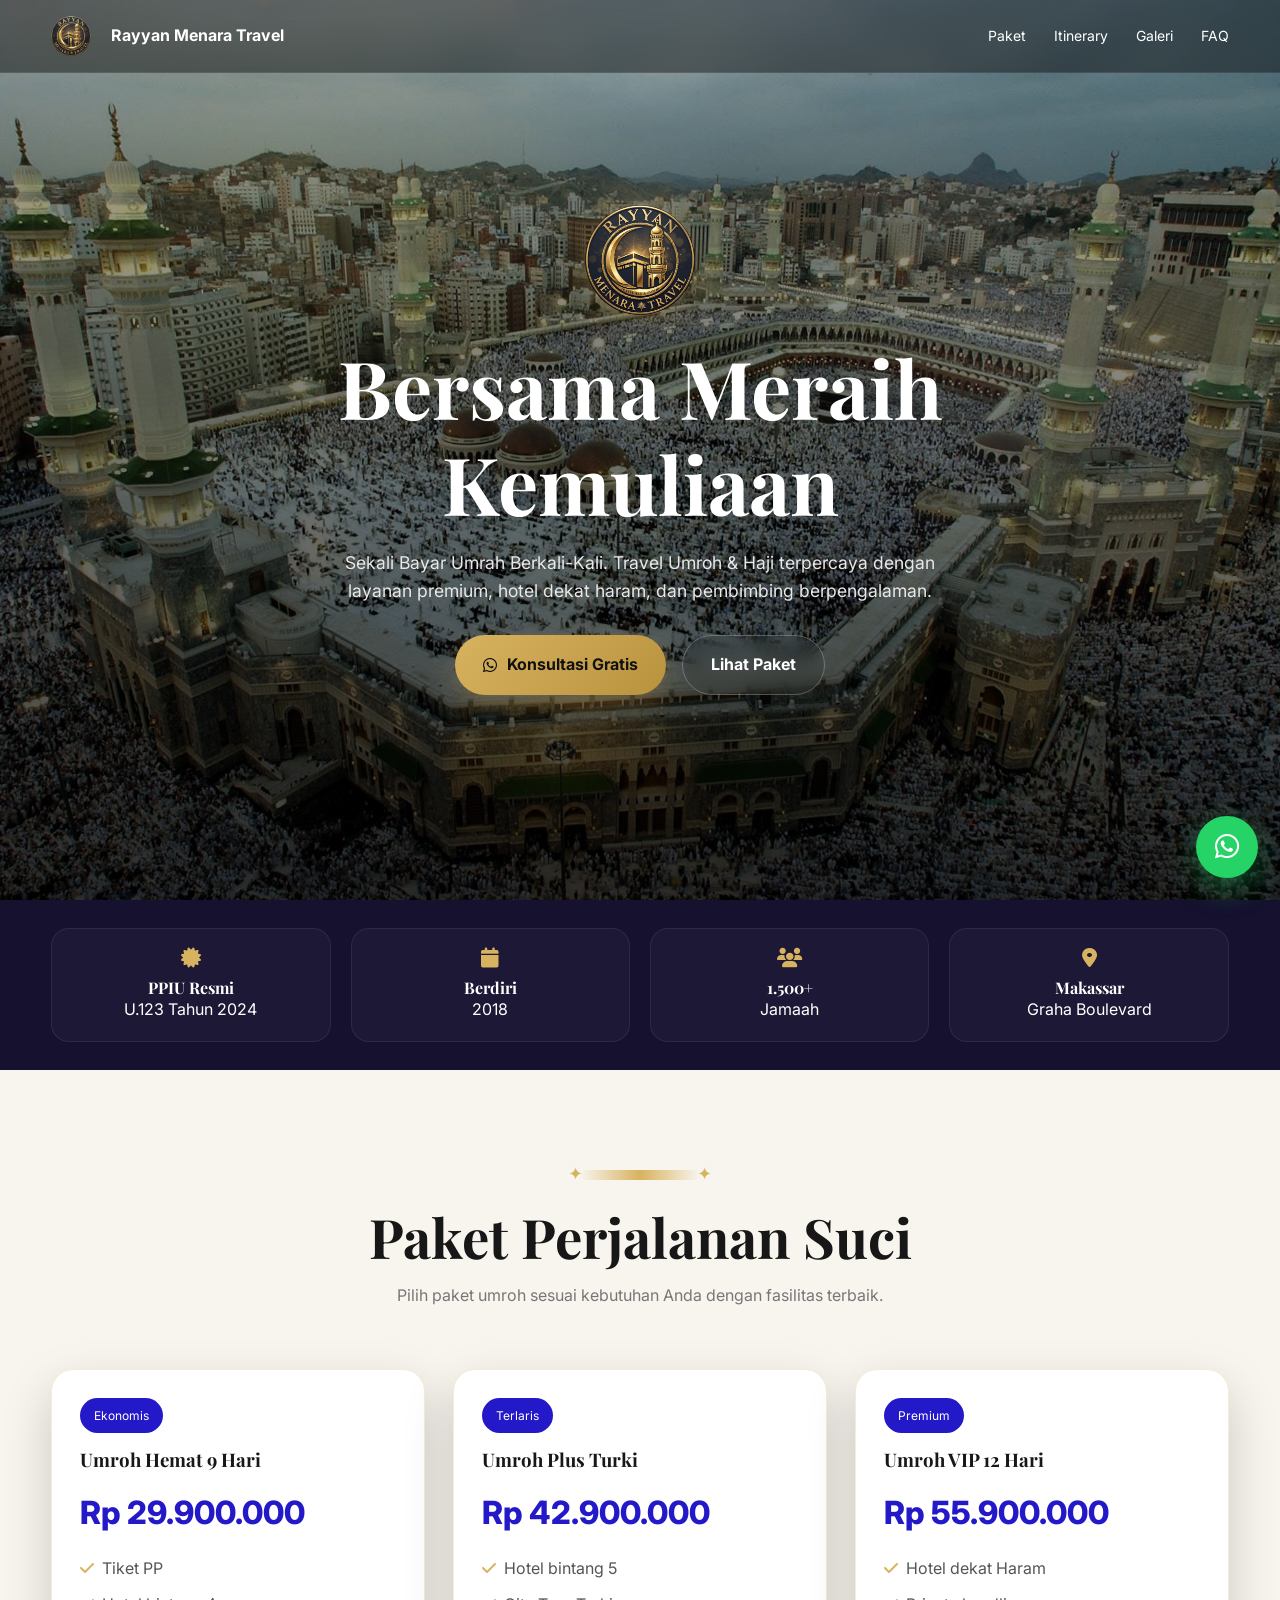
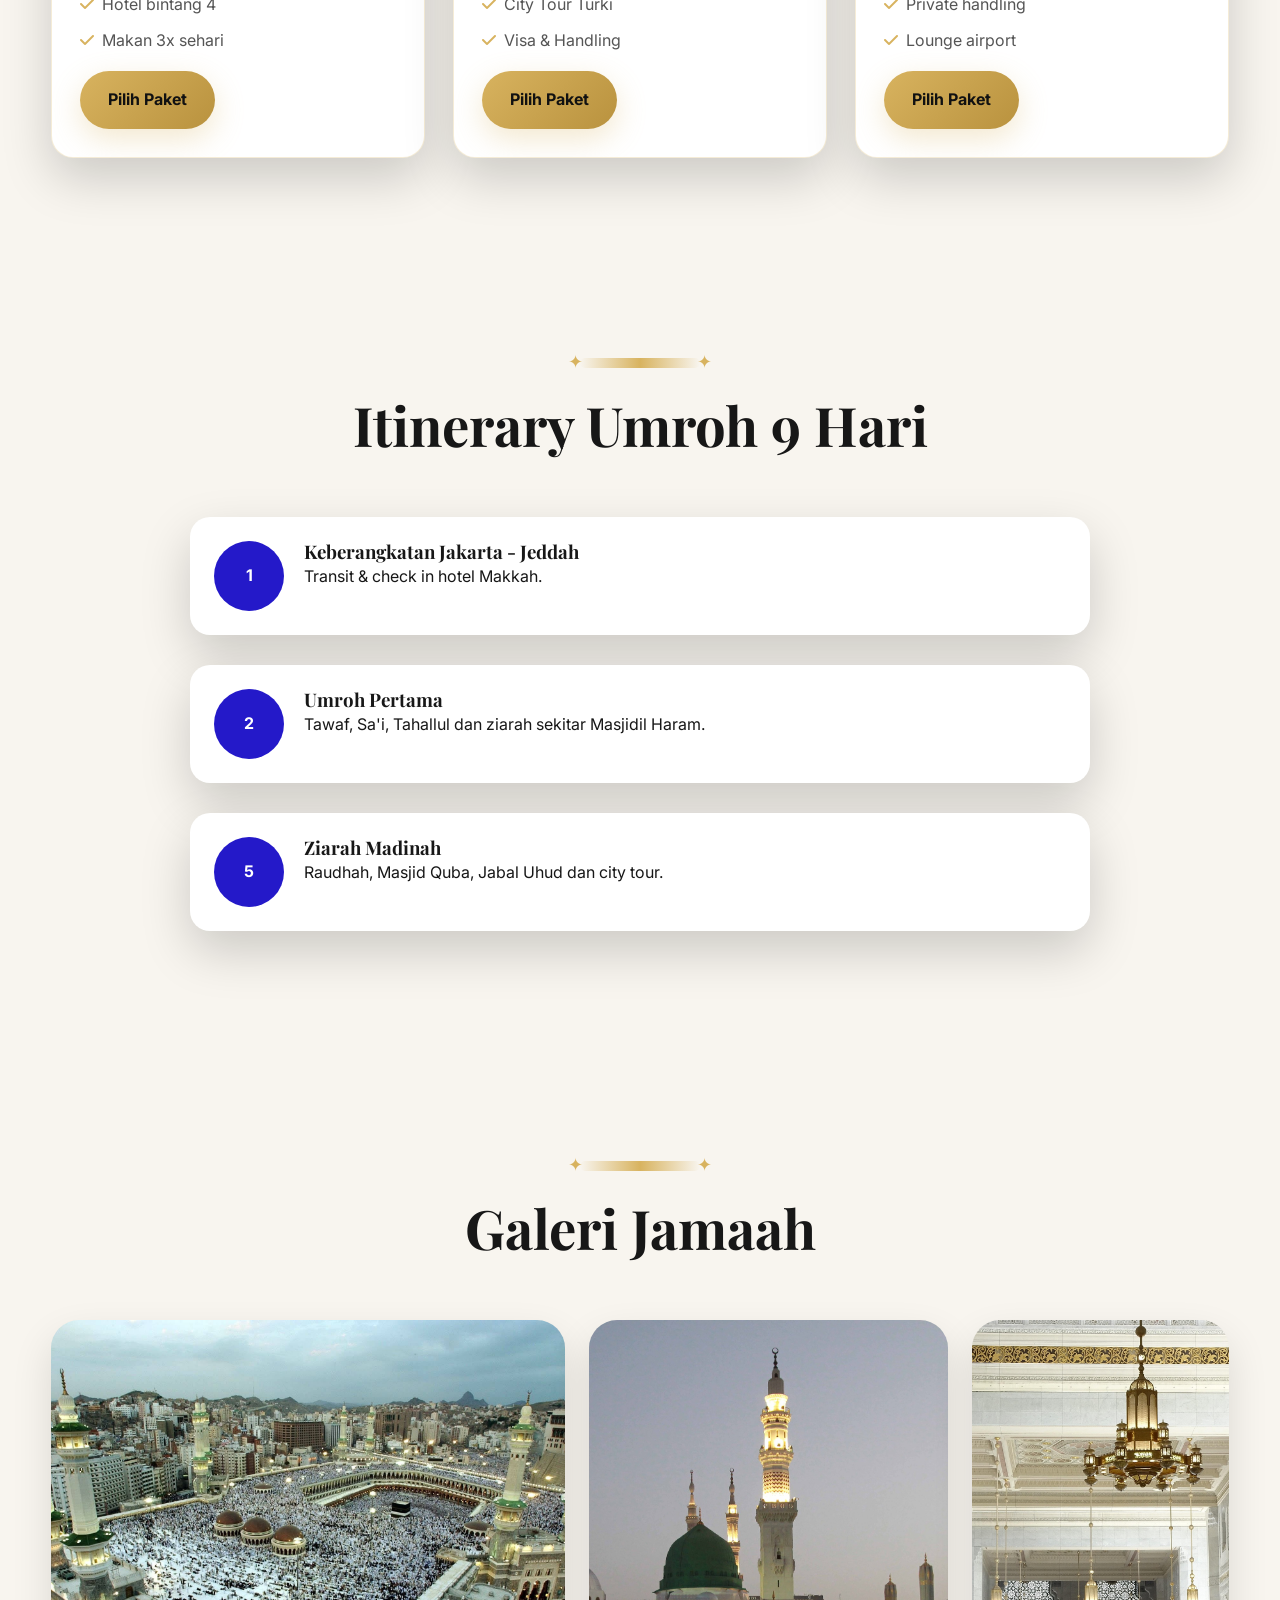
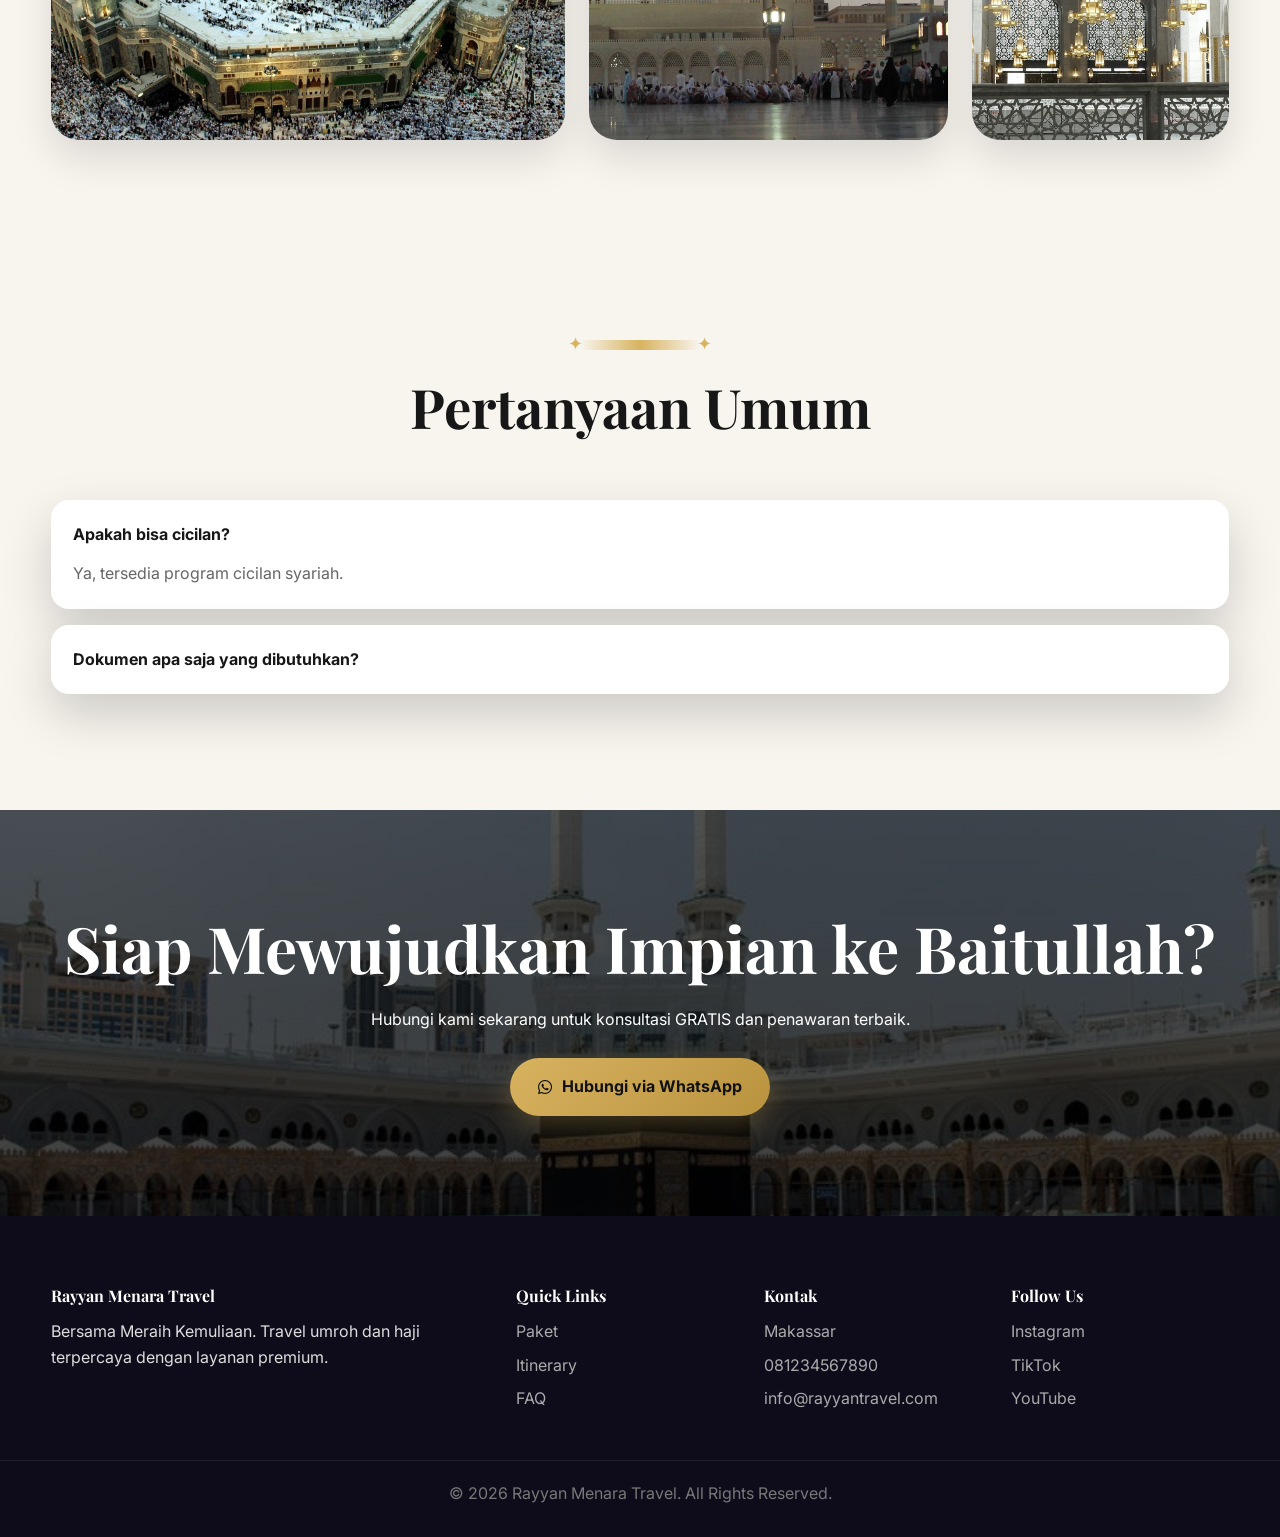
<file: rayyan-menara-travel/landing-3.html>
<!DOCTYPE html>
<html lang="id">
<head>
  <meta charset="UTF-8" />
  <meta name="viewport" content="width=device-width, initial-scale=1.0" />
  <title>Rayyan Menara Travel | Umroh & Haji Premium</title>
  <meta name="description" content="Travel Umroh & Haji terpercaya bersama Rayyan Menara Travel. Paket premium, izin resmi PPIU, hotel dekat haram, pembimbing berpengalaman.">
  <meta property="og:title" content="Rayyan Menara Travel">
  <meta property="og:description" content="Bersama Meraih Kemuliaan - Sekali Bayar Umrah Berkali-Kali">
  <meta property="og:type" content="website">
    <link rel="icon" type="image/png" href="asset/rmt-logo.png">
    <link rel="apple-touch-icon" href="asset/rmt-logo.png">

  <link rel="preconnect" href="https://fonts.googleapis.com">
  <link rel="preconnect" href="https://fonts.gstatic.com" crossorigin>
  <link href="https://fonts.googleapis.com/css2?family=Playfair+Display:wght@600;700;800&family=Inter:wght@300;400;500;600;700&display=swap" rel="stylesheet">
  <link rel="stylesheet" href="https://cdnjs.cloudflare.com/ajax/libs/font-awesome/6.5.2/css/all.min.css"/>

  <style>
    :root{
      --primary:#2419C9;
      --secondary:#15112f;
      --accent:#d8b35f;
      --accent-dark:#b9923e;
      --neutral-dark:#171717;
      --neutral-light:#f8f5ef;
      --white:#ffffff;
      --muted:#777;
      --border:rgba(216,179,95,.25);
      --shadow:0 20px 50px rgba(0,0,0,.18);
      --radius:22px;
      --transition:all .65s cubic-bezier(.19,1,.22,1);
    }

    *{margin:0;padding:0;box-sizing:border-box}
    html{scroll-behavior:smooth}
    body{
      font-family:'Inter',sans-serif;
      background:var(--neutral-light);
      color:var(--neutral-dark);
      line-height:1.6;
      overflow-x:hidden;
    }

    h1,h2,h3,h4{
      font-family:'Playfair Display',serif;
      line-height:1.2;
    }

    a{text-decoration:none;color:inherit}
    img{max-width:100%;display:block}

    .container{
      width:min(1200px,92%);
      margin:auto;
    }

    section{
      padding:100px 0;
      position:relative;
    }

    .section-title{
      text-align:center;
      margin-bottom:60px;
    }

    .section-title h2{
      font-size:clamp(2rem,5vw,3.4rem);
      margin-bottom:14px;
    }

    .section-title p{
      color:var(--muted);
      max-width:700px;
      margin:auto;
    }

    .ornament{
      width:120px;
      height:10px;
      margin:0 auto 24px;
      background:linear-gradient(90deg,transparent,var(--accent),transparent);
      border-radius:999px;
      position:relative;
    }

    .ornament::before,
    .ornament::after{
      content:"✦";
      position:absolute;
      top:-10px;
      color:var(--accent);
      font-size:18px;
    }
    .ornament::before{left:-12px}
    .ornament::after{right:-12px}

    /* NAV */
    nav{
      position:fixed;
      top:0;
      width:100%;
      z-index:999;
      background:rgba(10,10,10,.45);
      backdrop-filter:blur(14px);
      border-bottom:1px solid rgba(255,255,255,.08);
    }

    nav .nav-wrap{
      display:flex;
      justify-content:space-between;
      align-items:center;
      padding:16px 0;
    }

    .logo{
      display:flex;
      align-items:center;
      gap:12px;
      color:#fff;
      font-weight:700;
    }

    .logo-badge{
      width:42px;
      height:42px;
      border-radius:50%;
      background:linear-gradient(135deg,var(--primary),#402fff);
      display:grid;
      place-items:center;
      color:var(--accent);
      box-shadow:0 0 20px rgba(216,179,95,.4);
    }

    .menu{
      display:flex;
      gap:28px;
      color:#fff;
      font-size:14px;
    }

    /* HERO */
    .hero{
      min-height:100vh;
      display:flex;
      align-items:center;
      color:#fff;
      background:
      linear-gradient(180deg,rgba(0,0,0,.3),rgba(0,0,0,.78)),
      url('asset/hero2.jpg') center/cover;
      position:relative;
      overflow:hidden;
    }

    .hero::before{
      content:"";
      position:absolute;
      inset:0;
      background:
      radial-gradient(circle at 20% 20%,rgba(216,179,95,.15),transparent 30%),
      radial-gradient(circle at 80% 40%,rgba(255,255,255,.08),transparent 25%);
      animation:gradientMove 12s infinite alternate ease-in-out;
    }

    @keyframes gradientMove{
      from{transform:scale(1)}
      to{transform:scale(1.15)}
    }

    .hero-content{
      position:relative;
      z-index:2;
      max-width:760px;
      text-align:center;
      margin:auto;
    }

    .hero-logo{
      width:110px;
      margin:0 auto 24px;
      border-radius:50%;
      box-shadow:0 0 35px rgba(216,179,95,.35);
    }

    .hero h1{
      font-size:clamp(2.5rem,7vw,5rem);
      margin-bottom:18px;
    }

    .hero p{
      font-size:1.1rem;
      max-width:650px;
      margin:auto auto 30px;
      color:#e8e8e8;
    }

    .cta-group{
      display:flex;
      justify-content:center;
      gap:16px;
      flex-wrap:wrap;
    }

    .btn{
      padding:16px 28px;
      border-radius:999px;
      font-weight:700;
      transition:var(--transition);
      display:inline-flex;
      align-items:center;
      gap:10px;
    }

    .btn-primary{
      background:linear-gradient(135deg,var(--accent),var(--accent-dark));
      color:#111;
      box-shadow:0 10px 30px rgba(216,179,95,.3);
      animation:pulseGlow 2s infinite;
    }

    .btn-secondary{
      border:1px solid rgba(255,255,255,.25);
      color:#fff;
      backdrop-filter:blur(10px);
    }

    @keyframes pulseGlow{
      0%,100%{transform:scale(1)}
      50%{transform:scale(1.03)}
    }

    .btn:hover{
      transform:translateY(-4px);
    }

    /* TRUST BAR */
    .trust-bar{
      background:var(--secondary);
      color:#fff;
      padding:28px 0;
    }

    .trust-grid{
      display:grid;
      grid-template-columns:repeat(4,1fr);
      gap:20px;
      text-align:center;
    }

    .trust-item{
      padding:18px;
      border:1px solid rgba(255,255,255,.08);
      border-radius:18px;
      background:rgba(255,255,255,.03);
    }

    .trust-item i{
      color:var(--accent);
      margin-bottom:10px;
      font-size:20px;
    }

    /* CARDS */
    .grid-3{
      display:grid;
      grid-template-columns:repeat(3,1fr);
      gap:28px;
    }

    .card{
      background:#fff;
      border-radius:var(--radius);
      padding:28px;
      box-shadow:var(--shadow);
      border:1px solid var(--border);
      transition:var(--transition);
      position:relative;
      overflow:hidden;
    }

    .card:hover{
      transform:translateY(-10px);
    }

    .badge{
      display:inline-block;
      background:var(--primary);
      color:#fff;
      font-size:12px;
      padding:8px 14px;
      border-radius:999px;
      margin-bottom:16px;
    }

    .price{
      font-size:2rem;
      color:var(--primary);
      font-weight:800;
      margin:16px 0;
    }

    .feature-list{
      list-style:none;
      margin:18px 0;
    }

    .feature-list li{
      margin-bottom:10px;
      color:#555;
    }

    .feature-list i{
      color:var(--accent);
      margin-right:8px;
    }

    /* TIMELINE */
    .timeline{
      max-width:900px;
      margin:auto;
    }

    .timeline-item{
      display:flex;
      gap:20px;
      margin-bottom:30px;
      background:#fff;
      padding:24px;
      border-radius:20px;
      box-shadow:var(--shadow);
    }

    .timeline-day{
      min-width:70px;
      height:70px;
      border-radius:50%;
      background:var(--primary);
      color:#fff;
      display:grid;
      place-items:center;
      font-weight:700;
    }

    /* GALLERY */
    .gallery{
      display:grid;
      grid-template-columns:repeat(3,1fr);
      gap:18px;
    }

    .gallery img{
      border-radius:20px;
      height:280px;
      object-fit:cover;
      transition:var(--transition);
    }

    .gallery img:hover{
      transform:scale(1.04);
    }

    /* FAQ */
    .faq-item{
      background:#fff;
      border-radius:18px;
      margin-bottom:16px;
      padding:22px;
      box-shadow:var(--shadow);
    }

    .faq-item summary{
      cursor:pointer;
      font-weight:700;
      list-style:none;
    }

    .faq-item p{
      margin-top:14px;
      color:#666;
    }

.gallery{
  display:grid;
  grid-template-columns:2fr 1.4fr 1fr;
  gap:24px;
  align-items:stretch;
}

.gallery img{
  width:100%;
  height:420px;
  object-fit:cover;
  border-radius:28px;
  box-shadow:0 18px 40px rgba(0,0,0,.12);
  transition:all .5s ease;
  background:#eee;
}

.gallery img:hover{
  transform:translateY(-8px) scale(1.02);
}

@media(max-width:768px){
  .gallery{
    grid-template-columns:1fr;
  }

  .gallery img{
    height:280px;
  }
}


    /* CTA FINAL */
    .final-cta{
      background:
      linear-gradient(180deg,rgba(0,0,0,.65),rgba(0,0,0,.75)),
      url('asset/hero1.jpeg') center/cover;
      color:#fff;
      text-align:center;
    }

    .final-cta h2{
      font-size:clamp(2rem,5vw,4rem);
      margin-bottom:20px;
    }

    /* FOOTER */
    footer{
      background:#0e0c1b;
      color:#ddd;
      padding:70px 0 30px;
    }

    .footer-grid{
      display:grid;
      grid-template-columns:2fr 1fr 1fr 1fr;
      gap:30px;
    }

    footer h4{
      color:#fff;
      margin-bottom:14px;
    }

    footer ul{
      list-style:none;
    }

    footer li{
      margin-bottom:8px;
      color:#aaa;
    }

    .copyright{
      margin-top:40px;
      border-top:1px solid rgba(255,255,255,.08);
      padding-top:20px;
      text-align:center;
      color:#777;
    }

    /* FLOATING WA */
    .wa-float{
      position:fixed;
      right:22px;
      bottom:22px;
      width:62px;
      height:62px;
      background:#25D366;
      color:#fff;
      border-radius:50%;
      display:grid;
      place-items:center;
      font-size:28px;
      z-index:999;
      box-shadow:0 10px 30px rgba(37,211,102,.4);
      animation:pulseGlow 2s infinite;
    }

    /* reveal */
    .reveal{
      opacity:0;
      transform:translateY(40px);
      transition:1s ease;
    }

    .reveal.active{
      opacity:1;
      transform:translateY(0);
    }

    @media(max-width:1024px){
      .grid-3,.gallery,.footer-grid,.trust-grid{
        grid-template-columns:repeat(2,1fr);
      }
    }

    @media(max-width:768px){
      .grid-3,.gallery,.footer-grid,.trust-grid{
        grid-template-columns:1fr;
      }

      .menu{display:none}

      section{padding:80px 0}
      .timeline-item{flex-direction:column}
    }

    @media(prefers-reduced-motion:reduce){
      *{
        animation:none!important;
        transition:none!important;
        scroll-behavior:auto!important;
      }
    }
  </style>
</head>
<body>

<nav>
  <div class="container nav-wrap">
    <div class="logo">
      <img src="asset/rmt-logo.png" style="width:40px;height:40px;object-fit:cover;border-radius:50%;vertical-align:middle;margin-right:8px;">
      Rayyan Menara Travel
    </div>
    <div class="menu">
      <a href="#paket">Paket</a>
      <a href="#itinerary">Itinerary</a>
      <a href="#gallery">Galeri</a>
      <a href="#faq">FAQ</a>
    </div>
  </div>
</nav>

<header class="hero">
  <div class="container hero-content">
    <img src="asset/rmt-logo.png" class="hero-logo" alt="logo">
    <h1>Bersama Meraih Kemuliaan</h1>
    <p>Sekali Bayar Umrah Berkali-Kali. Travel Umroh & Haji terpercaya dengan layanan premium, hotel dekat haram, dan pembimbing berpengalaman.</p>
    <div class="cta-group">
      <a href="https://wa.me/6281234567890" class="btn btn-primary"><i class="fa-brands fa-whatsapp"></i> Konsultasi Gratis</a>
      <a href="#paket" class="btn btn-secondary">Lihat Paket</a>
    </div>
  </div>
</header>

<section class="trust-bar">
  <div class="container trust-grid">
    <div class="trust-item"><i class="fa-solid fa-certificate"></i><h4>PPIU Resmi</h4><p>U.123 Tahun 2024</p></div>
    <div class="trust-item"><i class="fa-solid fa-calendar"></i><h4>Berdiri</h4><p>2018</p></div>
    <div class="trust-item"><i class="fa-solid fa-users"></i><h4>1.500+</h4><p>Jamaah</p></div>
    <div class="trust-item"><i class="fa-solid fa-location-dot"></i><h4>Makassar</h4><p>Graha Boulevard</p></div>
  </div>
</section>

<section id="paket" class="reveal">
  <div class="container">
    <div class="section-title">
      <div class="ornament"></div>
      <h2>Paket Perjalanan Suci</h2>
      <p>Pilih paket umroh sesuai kebutuhan Anda dengan fasilitas terbaik.</p>
    </div>

    <div class="grid-3">
      <div class="card">
        <span class="badge">Ekonomis</span>
        <h3>Umroh Hemat 9 Hari</h3>
        <div class="price">Rp 29.900.000</div>
        <ul class="feature-list">
          <li><i class="fa-solid fa-check"></i>Tiket PP</li>
          <li><i class="fa-solid fa-check"></i>Hotel bintang 4</li>
          <li><i class="fa-solid fa-check"></i>Makan 3x sehari</li>
        </ul>
        <a href="#" class="btn btn-primary">Pilih Paket</a>
      </div>

      <div class="card">
        <span class="badge">Terlaris</span>
        <h3>Umroh Plus Turki</h3>
        <div class="price">Rp 42.900.000</div>
        <ul class="feature-list">
          <li><i class="fa-solid fa-check"></i>Hotel bintang 5</li>
          <li><i class="fa-solid fa-check"></i>City Tour Turki</li>
          <li><i class="fa-solid fa-check"></i>Visa & Handling</li>
        </ul>
        <a href="#" class="btn btn-primary">Pilih Paket</a>
      </div>

      <div class="card">
        <span class="badge">Premium</span>
        <h3>Umroh VIP 12 Hari</h3>
        <div class="price">Rp 55.900.000</div>
        <ul class="feature-list">
          <li><i class="fa-solid fa-check"></i>Hotel dekat Haram</li>
          <li><i class="fa-solid fa-check"></i>Private handling</li>
          <li><i class="fa-solid fa-check"></i>Lounge airport</li>
        </ul>
        <a href="#" class="btn btn-primary">Pilih Paket</a>
      </div>
    </div>
  </div>
</section>

<section id="itinerary" class="reveal">
  <div class="container">
    <div class="section-title">
      <div class="ornament"></div>
      <h2>Itinerary Umroh 9 Hari</h2>
    </div>

    <div class="timeline">
      <div class="timeline-item">
        <div class="timeline-day">1</div>
        <div>
          <h3>Keberangkatan Jakarta - Jeddah</h3>
          <p><!-- PLACEHOLDER: EDIT DATA INI --> Transit & check in hotel Makkah.</p>
        </div>
      </div>

      <div class="timeline-item">
        <div class="timeline-day">2</div>
        <div>
          <h3>Umroh Pertama</h3>
          <p>Tawaf, Sa'i, Tahallul dan ziarah sekitar Masjidil Haram.</p>
        </div>
      </div>

      <div class="timeline-item">
        <div class="timeline-day">5</div>
        <div>
          <h3>Ziarah Madinah</h3>
          <p>Raudhah, Masjid Quba, Jabal Uhud dan city tour.</p>
        </div>
      </div>
    </div>
  </div>
</section>

<section id="gallery" class="reveal">
  <div class="container">
    <div class="section-title">
      <div class="ornament"></div>
      <h2>Galeri Jamaah</h2>
    </div>

<div class="gallery">
  <img
    loading="lazy"
    src="asset/hero2.jpg"
    alt="Masjid Nabawi Madinah"
  >

  <img
    loading="lazy"
    src="asset/hero3.jpg"
    alt="Ka'bah Masjidil Haram"
  >

  <img
    loading="lazy"
    src="asset/hero5.jpg"
    alt="Jamaah Umroh Beribadah"
  >
</div>

  </div>
</section>

<section id="faq" class="reveal">
  <div class="container">
    <div class="section-title">
      <div class="ornament"></div>
      <h2>Pertanyaan Umum</h2>
    </div>

    <details class="faq-item" open>
      <summary>Apakah bisa cicilan?</summary>
      <p><!-- PLACEHOLDER: EDIT DATA INI --> Ya, tersedia program cicilan syariah.</p>
    </details>

    <details class="faq-item">
      <summary>Dokumen apa saja yang dibutuhkan?</summary>
      <p>Paspor, KTP, KK, buku vaksin dan pas foto.</p>
    </details>
  </div>
</section>

<section class="final-cta">
  <div class="container">
    <h2>Siap Mewujudkan Impian ke Baitullah?</h2>
    <p>Hubungi kami sekarang untuk konsultasi GRATIS dan penawaran terbaik.</p>
    <br>
    <a href="https://wa.me/6281234567890" class="btn btn-primary"><i class="fa-brands fa-whatsapp"></i> Hubungi via WhatsApp</a>
  </div>
</section>

<footer>
  <div class="container footer-grid">
    <div>
      <h4>Rayyan Menara Travel</h4>
      <p>Bersama Meraih Kemuliaan. Travel umroh dan haji terpercaya dengan layanan premium.</p>
    </div>
    <div>
      <h4>Quick Links</h4>
      <ul>
        <li>Paket</li>
        <li>Itinerary</li>
        <li>FAQ</li>
      </ul>
    </div>
    <div>
      <h4>Kontak</h4>
      <ul>
        <li>Makassar</li>
        <li>081234567890</li>
        <li>info@rayyantravel.com</li>
      </ul>
    </div>
    <div>
      <h4>Follow Us</h4>
      <ul>
        <li>Instagram</li>
        <li>TikTok</li>
        <li>YouTube</li>
      </ul>
    </div>
  </div>

  <div class="copyright">
    © 2026 Rayyan Menara Travel. All Rights Reserved.
  </div>
</footer>

<a href="https://wa.me/6281234567890?text=Assalamualaikum%20saya%20tertarik%20dengan%20paket%20umroh" class="wa-float">
  <i class="fa-brands fa-whatsapp"></i>
</a>

<script>
  const reveals = document.querySelectorAll('.reveal');
  const observer = new IntersectionObserver(entries=>{
    entries.forEach(entry=>{
      if(entry.isIntersecting){
        entry.target.classList.add('active');
      }
    });
  },{threshold:0.15});

  reveals.forEach(el=>observer.observe(el));
</script>

</body>
</html>
</file>
